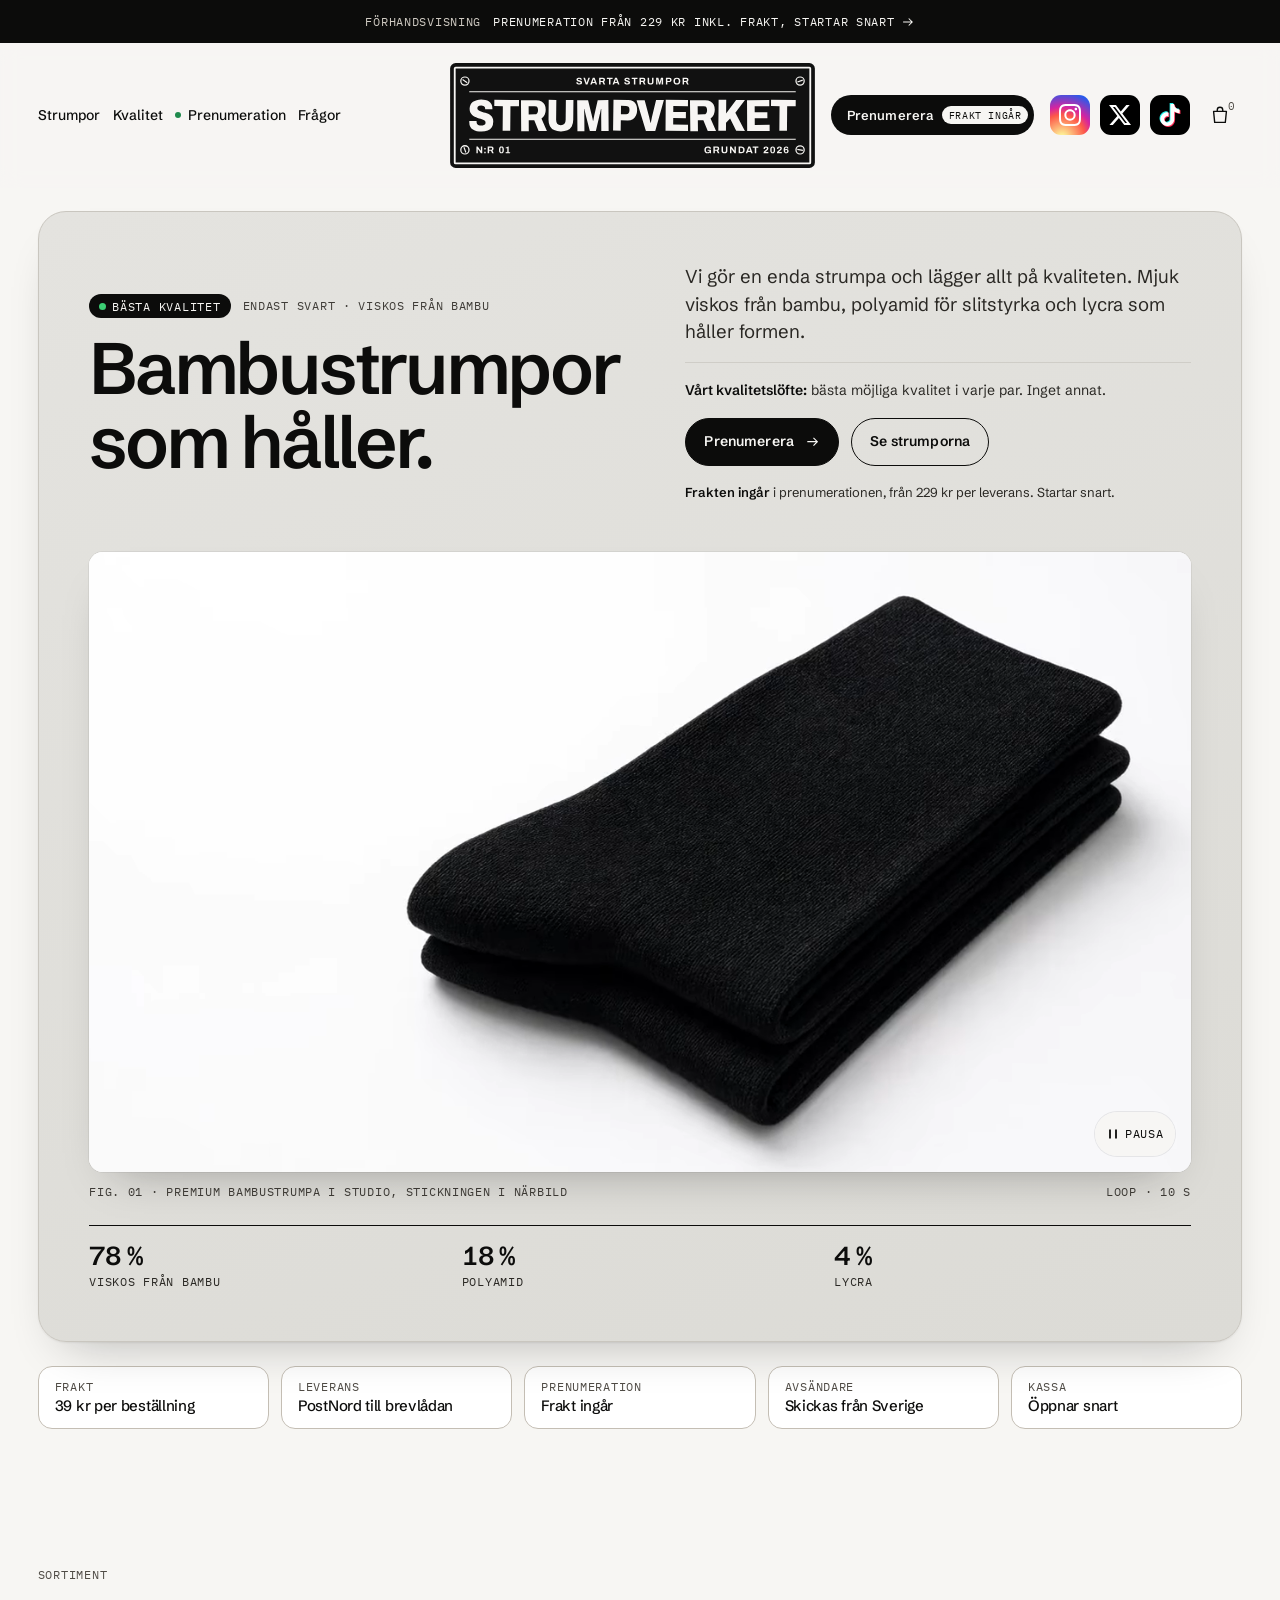
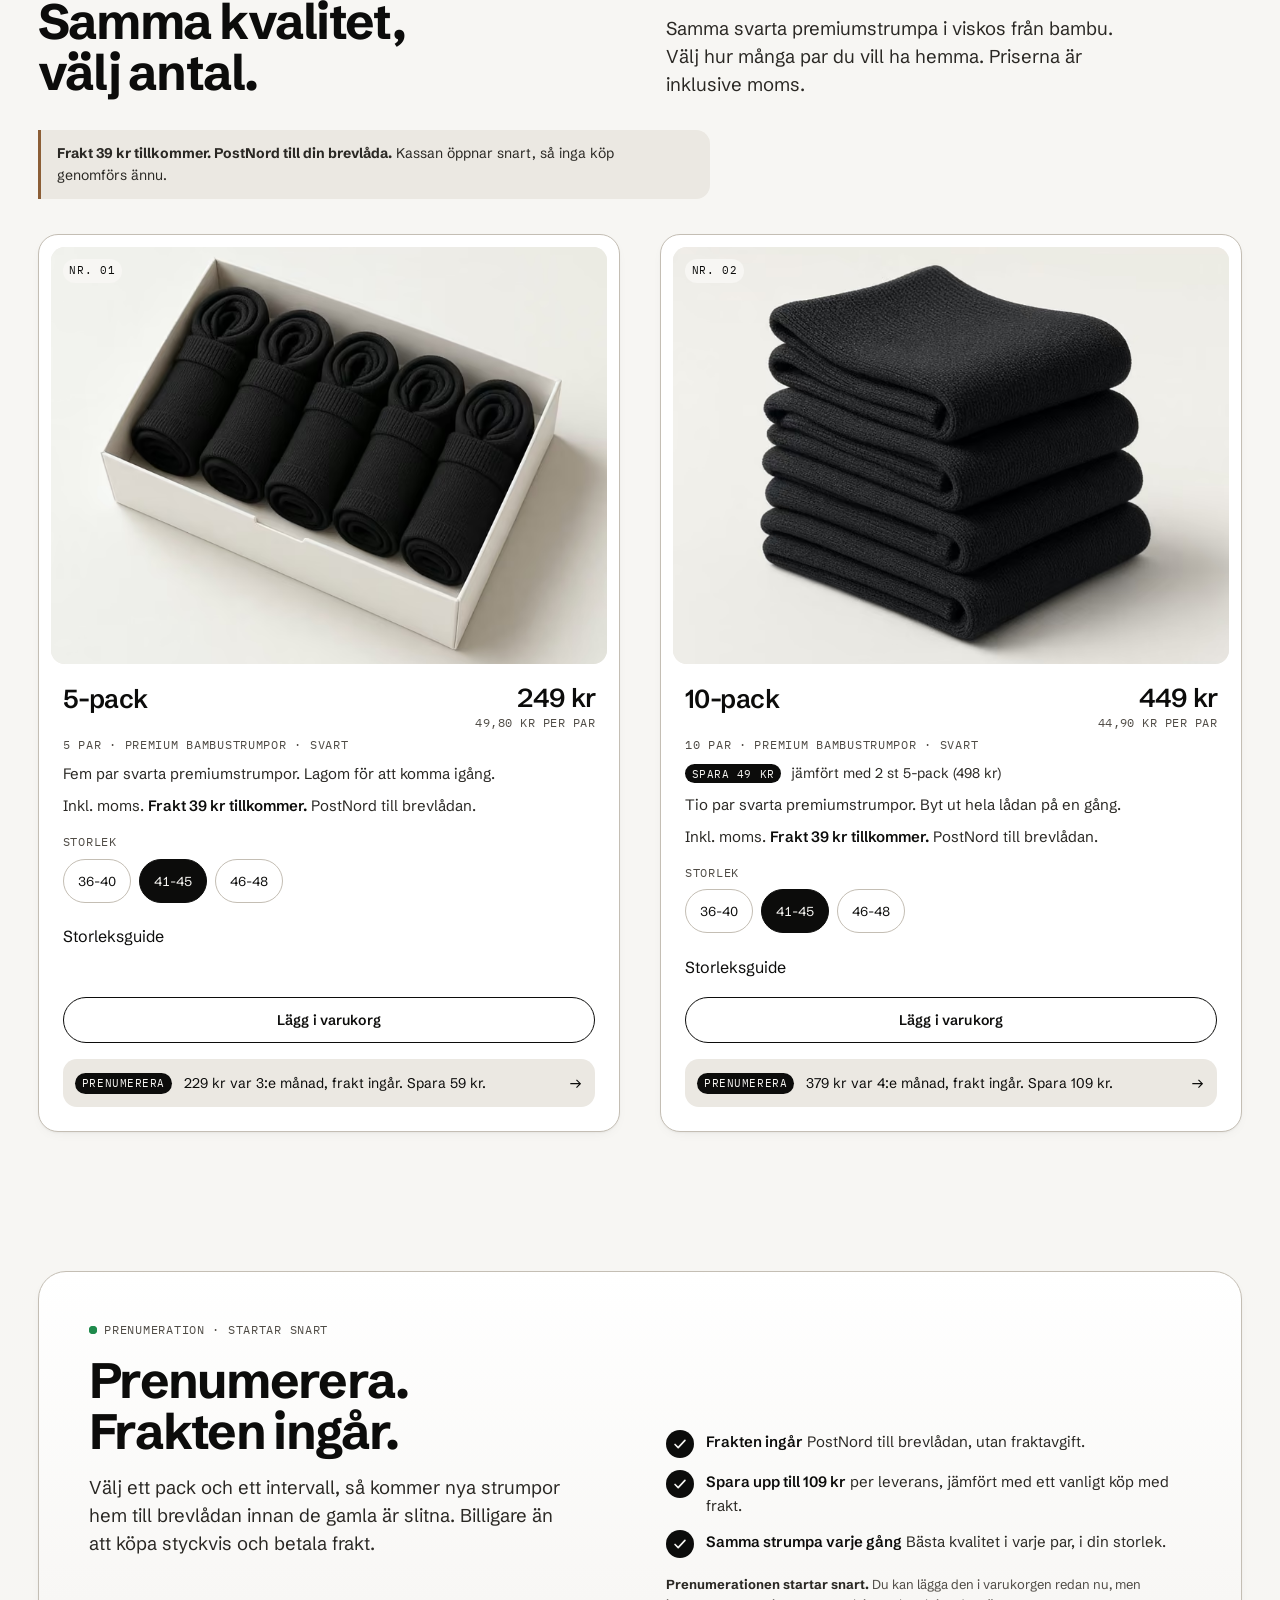
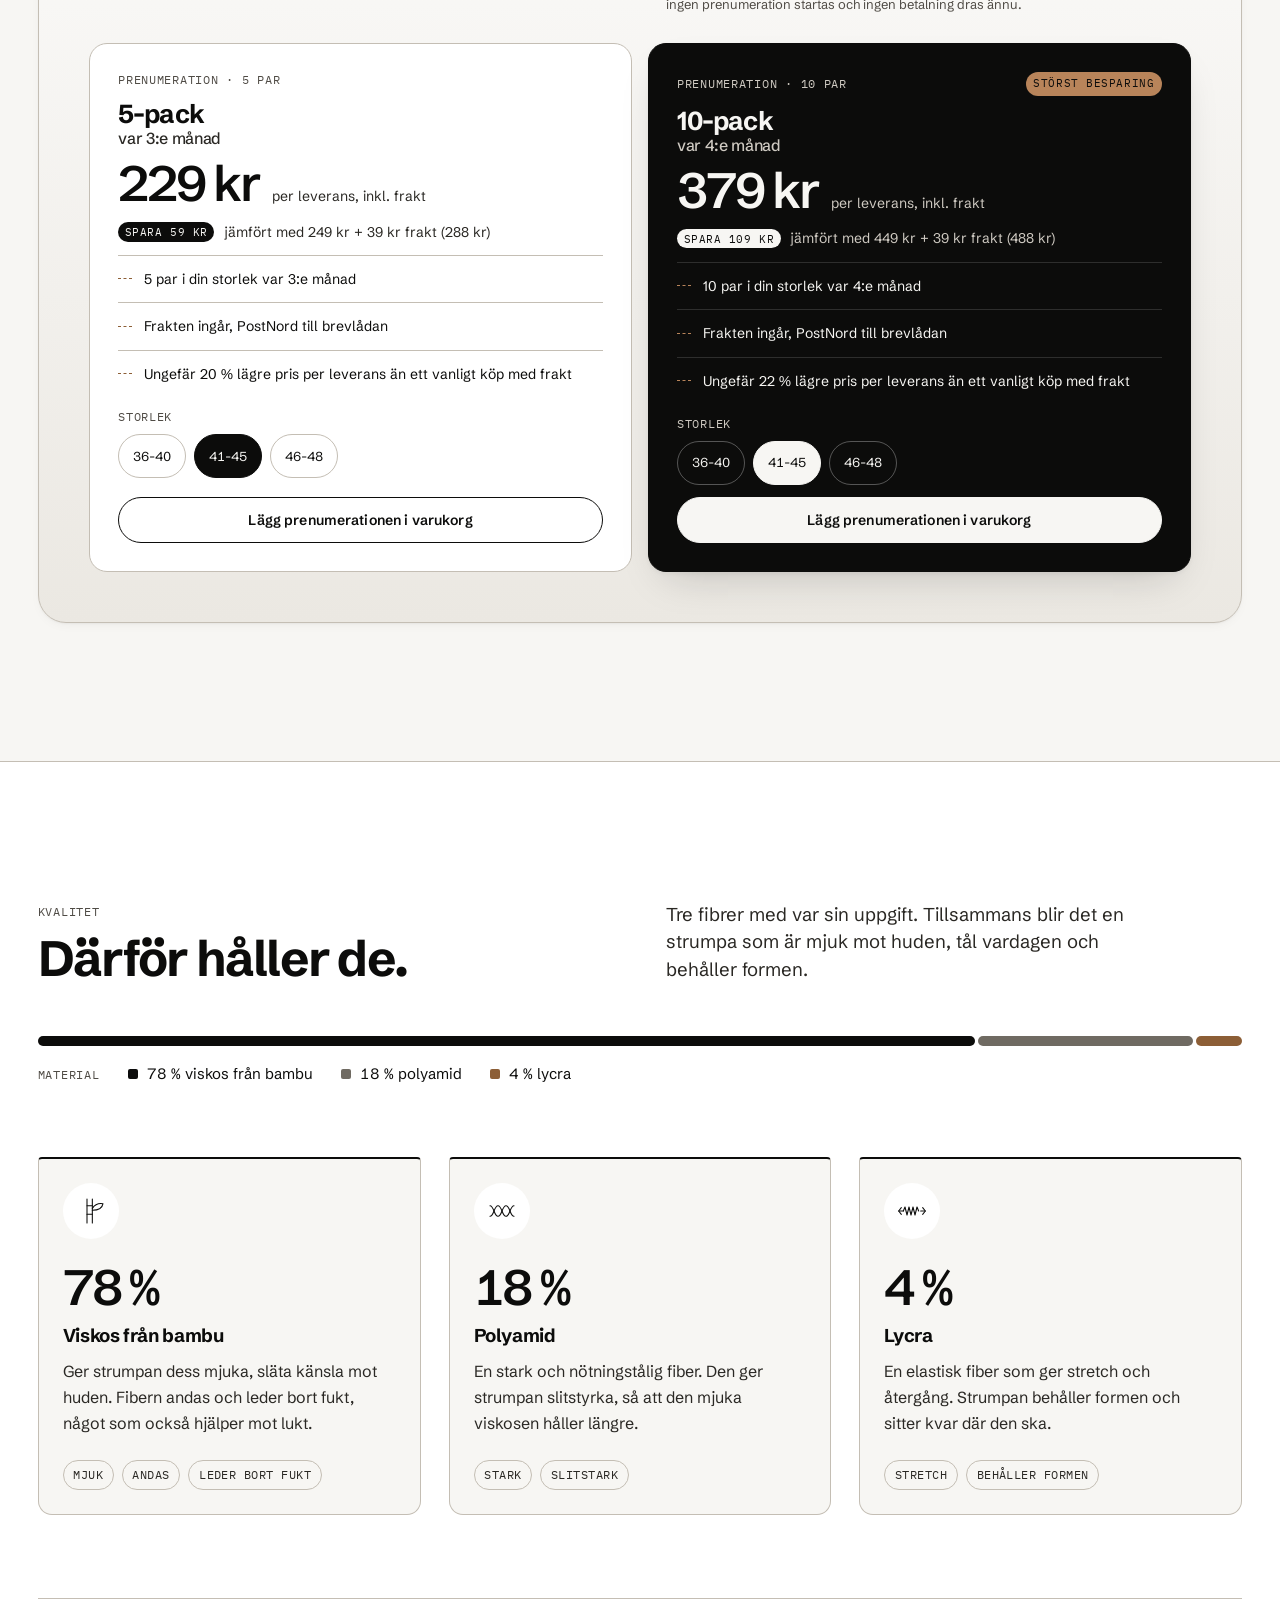
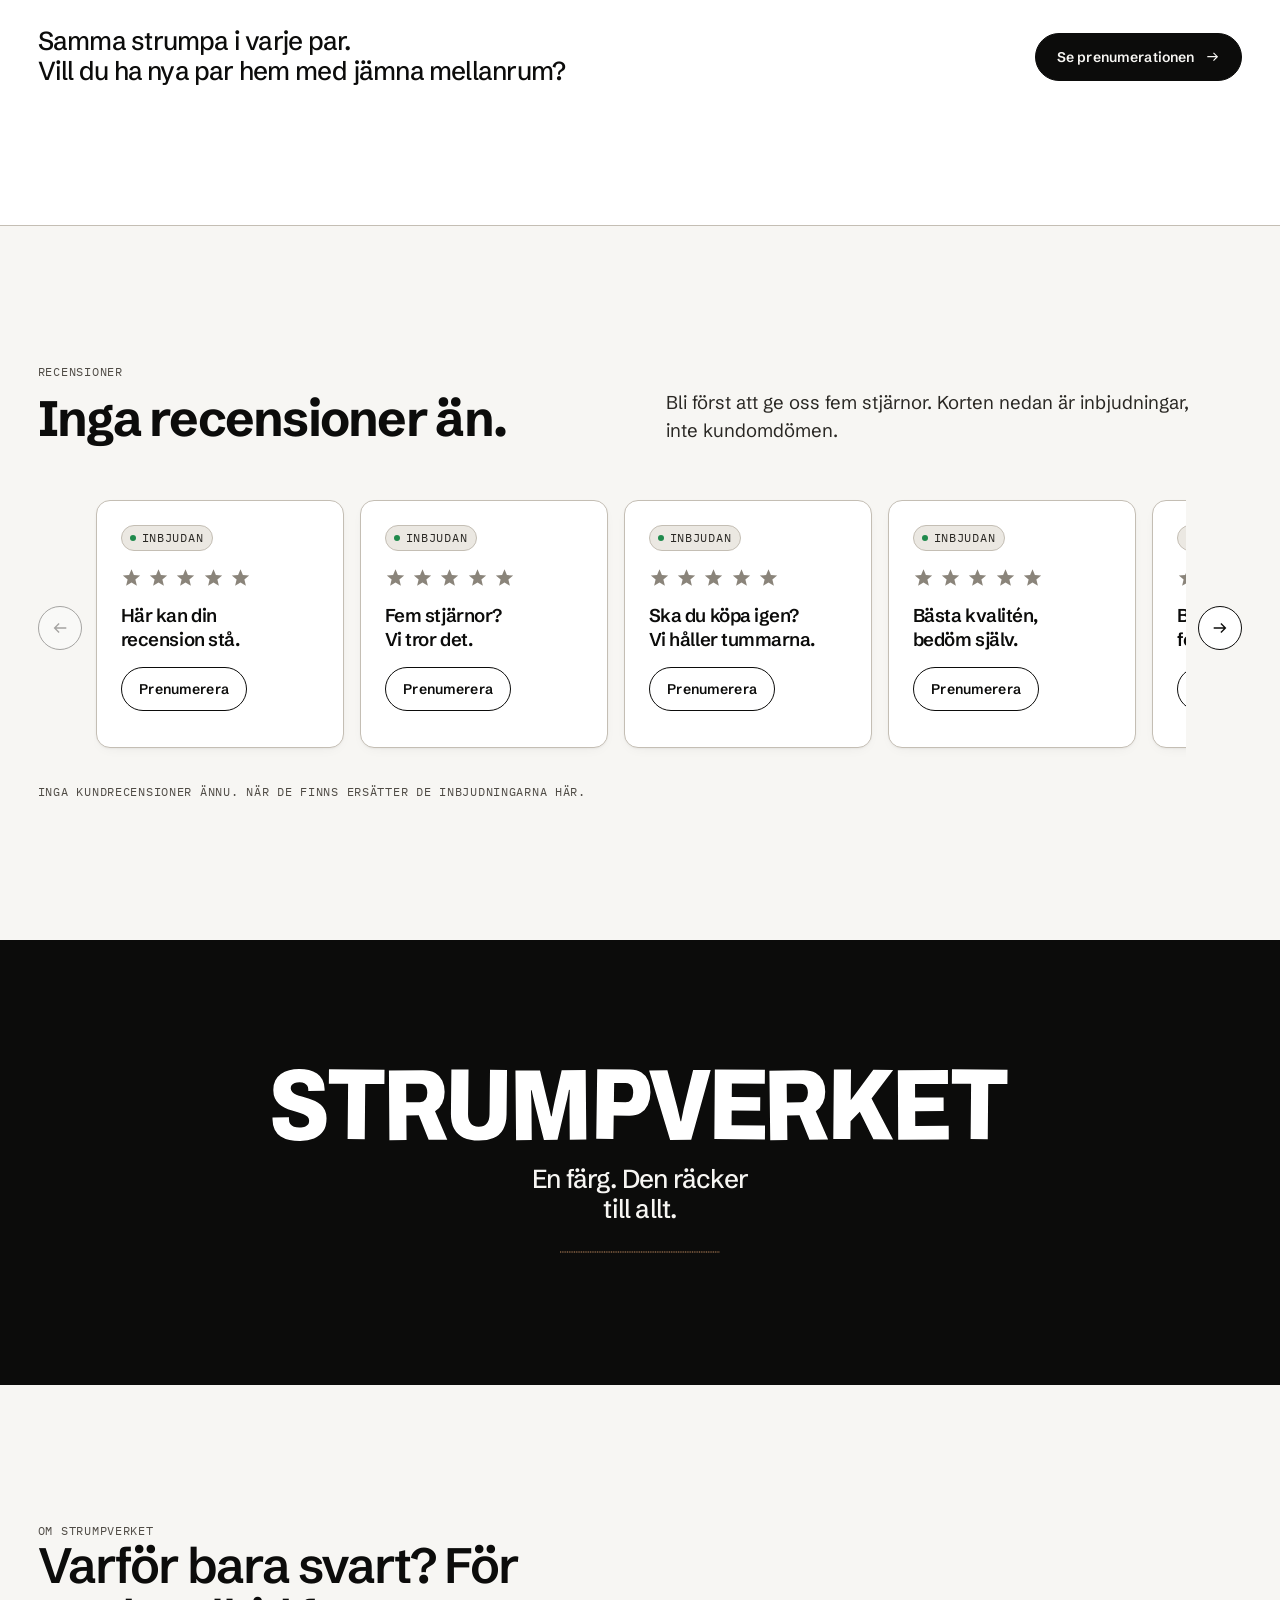
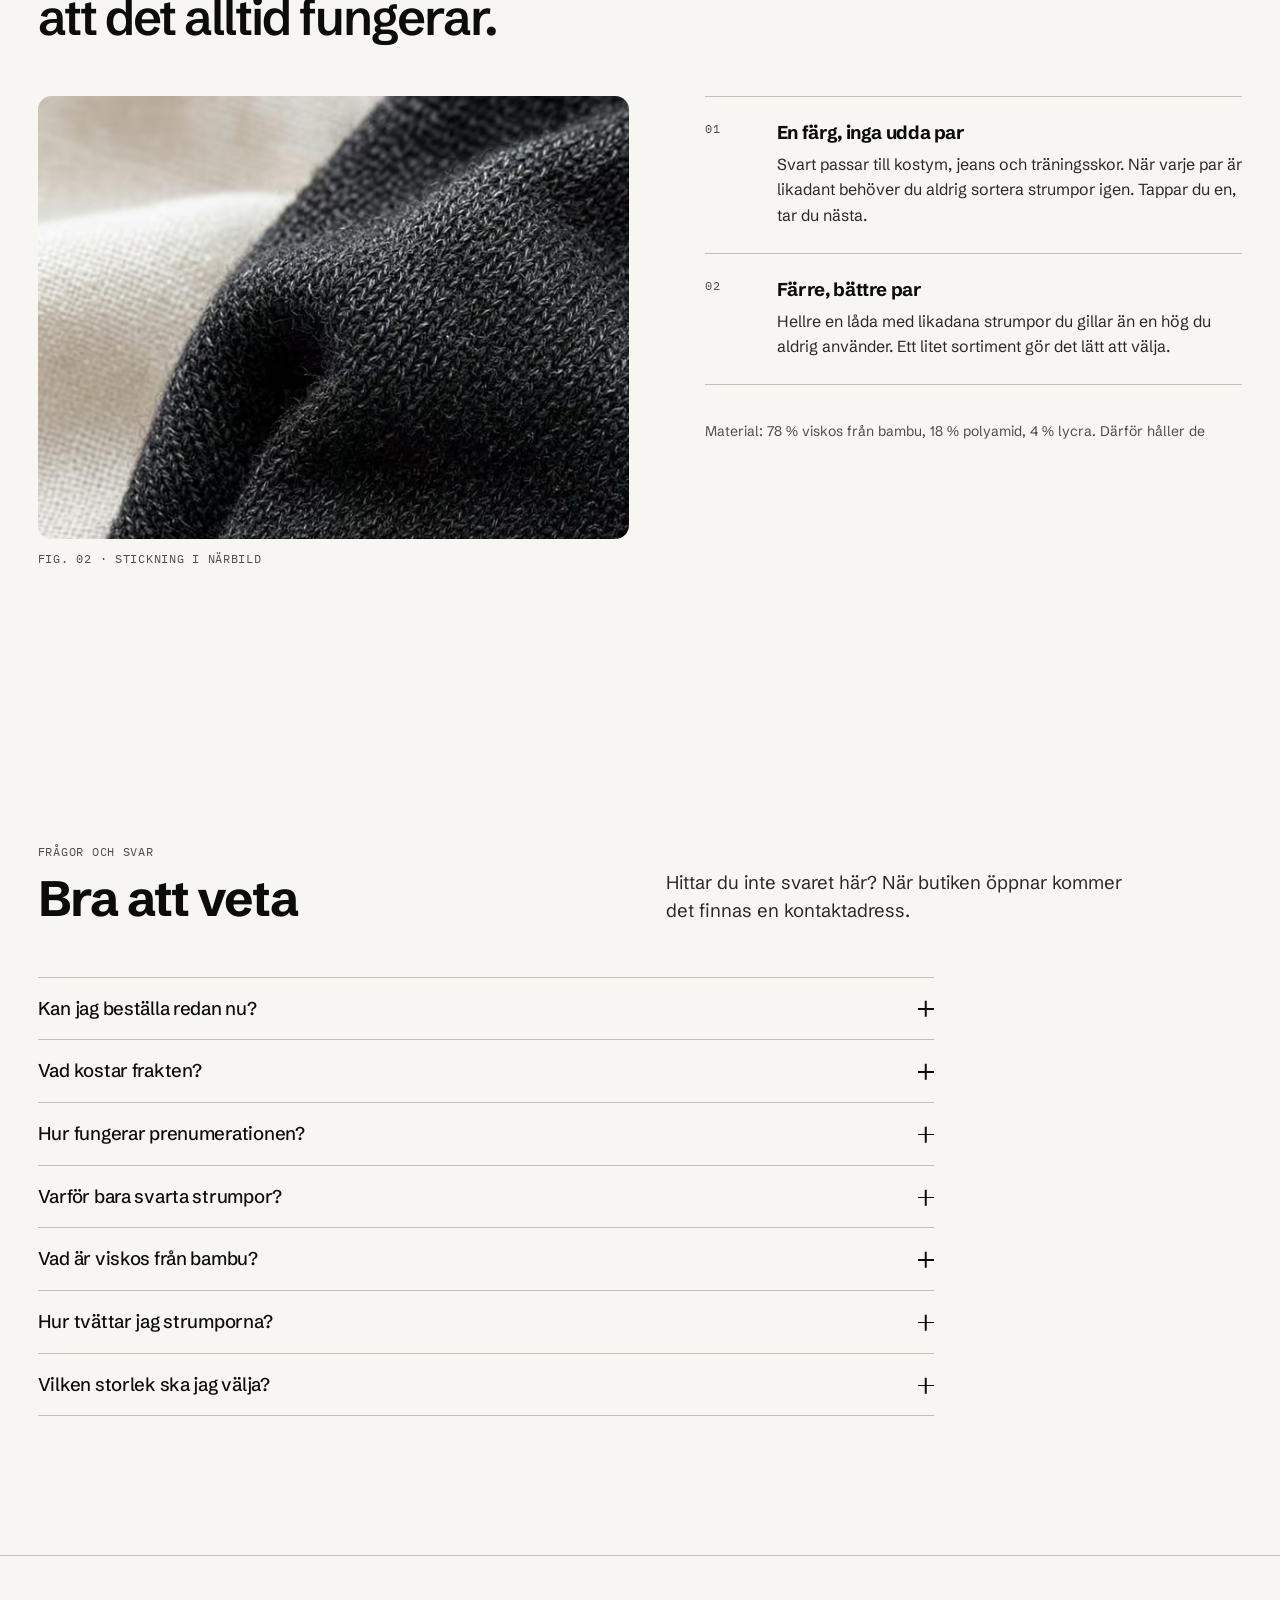
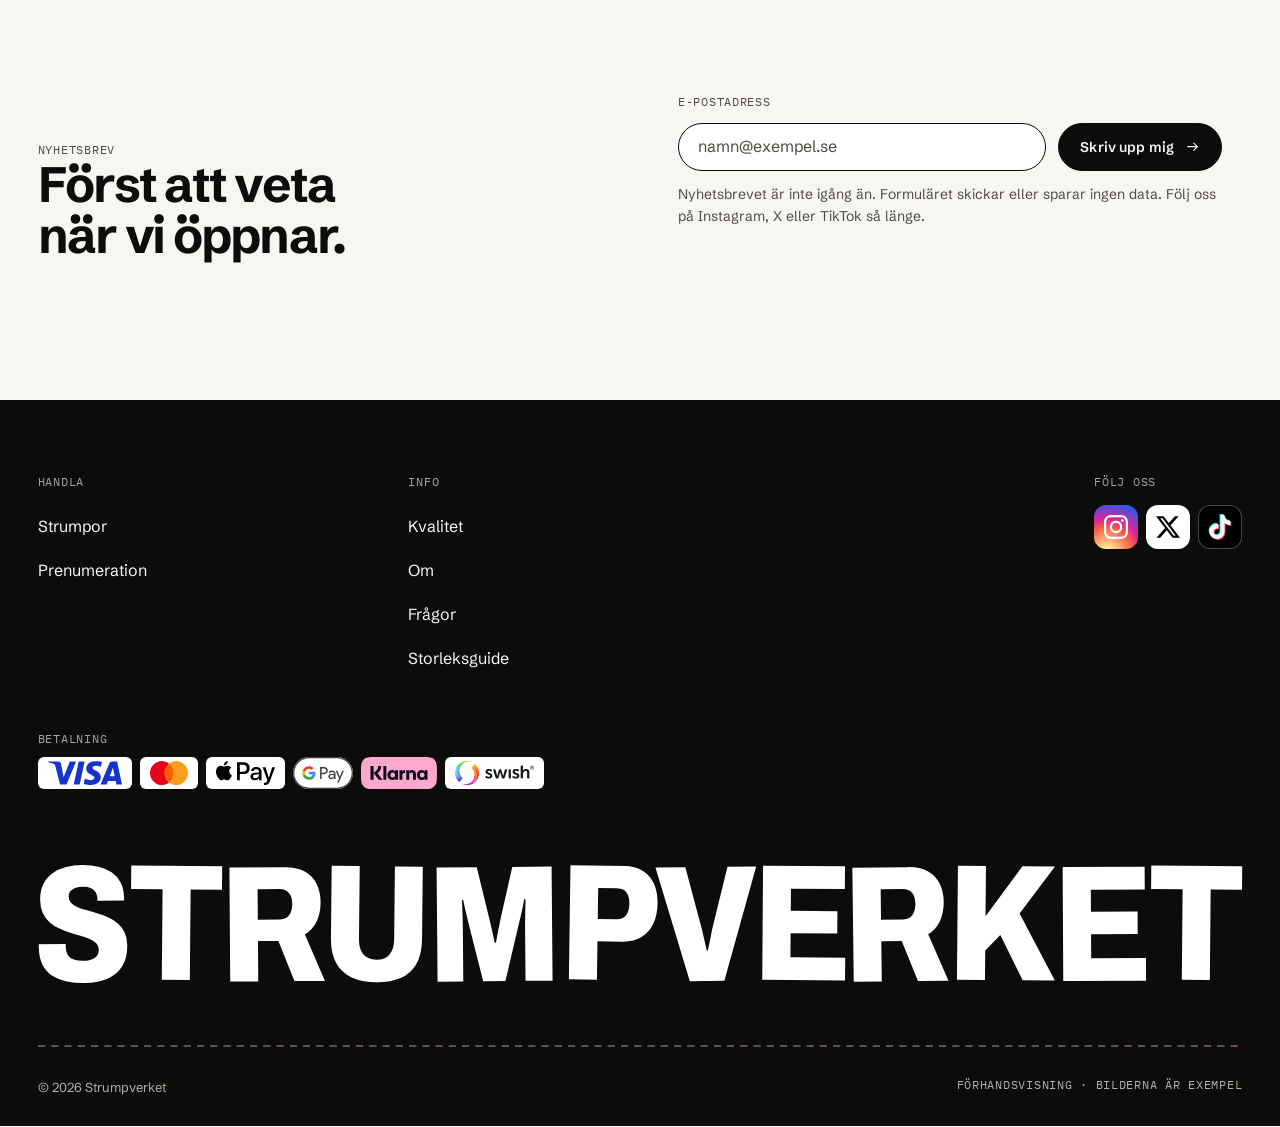
<file: index.html>
<!doctype html>
<html lang="sv">
<head>
<meta charset="utf-8">
<meta name="viewport" content="width=device-width, initial-scale=1">
<title>Strumpverket · Svarta premium bambustrumpor i 5-pack och 10-pack</title>
<meta name="description" content="Svarta premium bambustrumpor i 5-pack för 249 kr och 10-pack för 449 kr. Frakt 39 kr med PostNord till brevlådan. Prenumeration från 229 kr inkl. frakt startar snart.">
<meta name="robots" content="noindex, nofollow">
<link rel="canonical" href="https://strumpverket.se/">
<!-- STRUMPVERKET favicons (brand/final/favicon/head-snippet.html), relative paths so they resolve at the site root (strumpverket.se) -->
<link rel="icon" href="favicon.ico" sizes="48x48">
<link rel="icon" href="favicon.svg" type="image/svg+xml">
<link rel="icon" href="favicon-32.png" type="image/png" sizes="32x32">
<link rel="icon" href="favicon-16.png" type="image/png" sizes="16x16">
<link rel="apple-touch-icon" href="apple-touch-icon.png" sizes="180x180">
<link rel="manifest" href="site.webmanifest">
<meta name="theme-color" content="#111111">
<meta property="og:type" content="website">
<meta property="og:locale" content="sv_SE">
<meta property="og:site_name" content="Strumpverket">
<meta property="og:title" content="Strumpverket · Svarta bambustrumpor i 5-pack och 10-pack">
<meta property="og:description" content="Svarta premium bambustrumpor i 5-pack för 249 kr och 10-pack för 449 kr. Frakt 39 kr med PostNord till brevlådan. Prenumeration från 229 kr inkl. frakt startar snart.">
<meta property="og:url" content="https://strumpverket.se/">
<meta property="og:image" content="https://strumpverket.se/assets/og.jpg?v=3">
<meta property="og:image:width" content="1200">
<meta property="og:image:height" content="630">
<meta property="og:image:alt" content="Strumpverkets logotyp, en svart skylt med texten STRUMPVERKET, bredvid rubriken Svarta strumpor. Inget annat.">
<meta name="twitter:card" content="summary_large_image">
<meta name="twitter:title" content="Strumpverket · Svarta bambustrumpor i 5-pack och 10-pack">
<meta name="twitter:description" content="Svarta premium bambustrumpor i 5-pack för 249 kr och 10-pack för 449 kr. Frakt 39 kr med PostNord till brevlådan. Prenumeration från 229 kr inkl. frakt startar snart.">
<meta name="twitter:image" content="https://strumpverket.se/assets/og.jpg?v=3">
<meta name="twitter:image:alt" content="Strumpverkets logotyp, en svart skylt med texten STRUMPVERKET, bredvid rubriken Svarta strumpor. Inget annat.">
<link rel="preload" href="assets/fonts/schibsted-grotesk-var.woff2" as="font" type="font/woff2" crossorigin>
<link rel="preload" as="image" type="image/avif" imagesrcset="assets/img/hero-640.avif 640w, assets/img/hero-1280.avif 1280w" imagesizes="(min-width: 86rem) 80rem, 90vw" fetchpriority="high">
<style> @font-face{font-family: "Schibsted Grotesk";src: url("assets/fonts/schibsted-grotesk-var.woff2") format("woff2");font-weight: 400 800;font-style: normal;font-display: swap}@font-face{font-family: "Plex Mono";src: url("assets/fonts/ibm-plex-mono-400.woff2") format("woff2");font-weight: 400;font-style: normal;font-display: swap}@font-face{font-family: "Grotesk Fallback";src: local("Arial"),local("Helvetica"),local("Liberation Sans");size-adjust: 101%;ascent-override: 96%;descent-override: 26%}:root{--paper: #f7f6f3;--paper-2: #ebe8e2;--paper-3: #ddd8cf;--white: #ffffff;--ink: #0c0c0b;--ink-2: #2a2824;--muted: #4f4b45;--line: #c4beb4;--bronze: #8c5e36;--bronze-dark: #b8845a;--live: #1f8a4c;--live-bright: #3ccf74;--thread: var(--bronze);--font-sans: "Schibsted Grotesk","Grotesk Fallback",system-ui,sans-serif;--font-mono: "Plex Mono",ui-monospace,"SFMono-Regular",Menlo,monospace;--step--1: 0.75rem;--step-0: 1rem;--step-1: clamp(1.0625rem,1rem + 0.2vw,1.1875rem);--step-2: clamp(1.375rem,1.15rem + 0.6vw,1.625rem);--step-3: clamp(2rem,1.3rem + 2.25vw,3.25rem);--step-4: clamp(2.5rem,1.1rem + 4.3vw,5.25rem);--s-1: 0.25rem;--s-2: 0.5rem;--s-3: 0.75rem;--s-4: 1rem;--s-5: 1.5rem;--s-6: 2rem;--s-7: 3rem;--s-8: 4rem;--s-9: 6rem;--section: clamp(4rem,2rem + 8.3vw,8.75rem);--gutter: clamp(1.25rem,0.6rem + 2.2vw,2.5rem);--max: 86rem;--radius: 14px;--radius-lg: clamp(18px,1rem + 1vw,28px);--shadow-1: 0 1px 2px rgb(17 17 17 / 0.04),0 4px 14px -6px rgb(17 17 17 / 0.08);--shadow-2: 0 2px 4px rgb(17 17 17 / 0.04),0 18px 40px -18px rgb(17 17 17 / 0.22);--ease-out: cubic-bezier(0.22,1,0.36,1);--ease-in-out: cubic-bezier(0.65,0,0.35,1);--header-h: 4rem;--masthead-h: 9rem;color-scheme: light}@media (min-width: 64rem){:root{--s-6: 1.75rem;--s-7: 2.5rem;--s-8: 3.25rem;--s-9: 4.75rem}}*,*::before,*::after{box-sizing: border-box}html{-webkit-text-size-adjust: 100%;text-size-adjust: 100%;scroll-padding-top: calc(var(--header-h) + 1rem)}@media (prefers-reduced-motion: no-preference){html{scroll-behavior: smooth}}body{margin: 0;background: var(--paper);color: var(--ink);font-family: var(--font-sans);font-size: var(--step-0);line-height: 1.6;font-weight: 400;-webkit-font-smoothing: antialiased;font-kerning: normal}img,video,svg{display: block;max-width: 100%}[hidden]{display: none !important}img,video{height: auto}button,input{font: inherit;color: inherit}a{color: inherit}h1,h2,h3{margin: 0;font-weight: 700;line-height: 1.04;letter-spacing: -0.035em;text-wrap: balance}p{margin: 0;text-wrap: pretty}ul,ol{margin: 0;padding: 0;list-style: none}:focus-visible{outline: 2px solid var(--ink);outline-offset: 3px;border-radius: 2px}.skip-link{position: absolute;left: var(--gutter);top: -100px;z-index: 100;background: var(--ink);color: var(--paper);padding: var(--s-3) var(--s-4);text-decoration: none}.skip-link:focus{top: var(--s-3)}.visually-hidden{position: absolute !important;width: 1px;height: 1px;overflow: hidden;clip-path: inset(50%);white-space: nowrap}.wrap{width: 100%;max-width: var(--max);margin-inline: auto;padding-inline: var(--gutter)}.label{font-family: var(--font-mono);font-size: var(--step--1);letter-spacing: 0.06em;text-transform: uppercase;color: var(--muted);line-height: 1.4}.site-header{position: sticky;top: 0;z-index: 20;background: color-mix(in srgb,var(--paper) 88%,transparent);backdrop-filter: saturate(1.2) blur(10px);-webkit-backdrop-filter: saturate(1.2) blur(10px);border-bottom: 1px solid transparent;transition: border-color 0.3s}.site-header.is-scrolled{border-bottom-color: var(--line)}.site-header>.wrap{height: var(--header-h);display: grid;grid-template-columns: 1fr auto 1fr;align-items: center;gap: var(--s-4)}.nav{display: none}.nav ul{display: flex;flex-wrap: wrap;gap: clamp(0.65rem,-0.8rem + 2vw,var(--s-6))}.nav a{text-decoration: none;font-size: 0.9375rem;white-space: nowrap}@media (min-width: 52rem) and (max-width: 71.99rem){.nav a{font-size: 0.875rem}.nav ul{gap: 0.7rem}}@media (min-width: 52rem) and (max-width: 59.99rem){.nav ul{gap: 0.5rem}.nav a{font-size: 0.8125rem}}.header-left{display: flex;align-items: center}.header-right{display: flex;justify-content: flex-end;align-items: center;gap: var(--s-2)}@media (min-width: 52rem){.nav{display: block}.icon-btn.menu-toggle{display: none}}.u-link{position: relative;text-decoration: none;padding-bottom: 2px}.u-link::after{content: "";position: absolute;left: 0;right: 0;bottom: 0;height: 1px;background: currentColor;transform: scaleX(0);transform-origin: right center;transition: transform 0.45s var(--ease-out)}.u-link:hover::after,.u-link:focus-visible::after{transform: scaleX(1);transform-origin: left center}.u-link.hit{display: inline-flex;align-items: center;min-height: 44px;padding-bottom: 0}.u-link.hit::after{bottom: auto;top: calc(50% + 0.62em)}.u-link.hit-slop::before{content: "";position: absolute;left: -0.2em;right: -0.2em;top: 50%;height: 44px;transform: translateY(-50%)}.wordmark{display: block;position: relative;text-decoration: none;color: var(--ink);padding: 8px;margin: -8px}.wordmark img{display: block;max-width: none;height: auto}.wordmark .wordmark__plate{display: none;width: clamp(330px,250px + 9vw,380px)}.wordmark__plain{width: 196px}@media (min-width: 40rem){.wordmark__plain{width: 224px}}@media (min-width: 64rem){.site-header{top: calc(var(--header-h) - var(--masthead-h))}.site-header>.wrap{position: relative;height: var(--masthead-h)}.wordmark{position: static}.wordmark .wordmark__plate{display: block;transition: opacity 0.35s var(--ease-out)}.wordmark__plain{position: absolute;inset-inline: 0;bottom: calc((var(--header-h) - 22px) / 2);margin-inline: auto;opacity: 0;visibility: hidden;translate: 0 6px;transition: opacity 0.35s var(--ease-out),translate 0.5s var(--ease-out),visibility 0s linear 0.35s}.header-left,.header-right{transition: translate 0.5s var(--ease-out)}.site-header.is-scrolled .wordmark__plate{opacity: 0}.site-header.is-scrolled .wordmark__plain{opacity: 1;visibility: visible;translate: 0 0;transition-delay: 0s}.site-header.is-scrolled :is(.header-left,.header-right){translate: 0 calc((var(--masthead-h) - var(--header-h)) / 2)}}@media (prefers-reduced-motion: no-preference){.js .wordmark :is(.wordmark__plate,.wordmark__plain){animation: plate-in 1.1s var(--ease-out) 0.15s backwards}.wordmark .wordmark__plate{transition: opacity 0.35s var(--ease-out),translate 0.45s var(--ease-out)}.wordmark:is(:hover,:focus-visible) .wordmark__plate,.site-header.is-scrolled .wordmark:is(:hover,:focus-visible) .wordmark__plain{translate: 0 -2px}}@media (prefers-reduced-motion: reduce){.wordmark img,.header-left,.header-right{translate: none !important}}@keyframes letter-up{to{transform: translateY(0)}}@keyframes draw{to{stroke-dashoffset: 0}}@keyframes plate-in{from{clip-path: inset(0 100% 0 0)}to{clip-path: inset(0 0 0 0)}}.icon-btn{position: relative;display: inline-grid;place-items: center;width: 44px;height: 44px;border: 0;background: transparent;border-radius: 50%;cursor: pointer;transition: background-color 0.25s}.icon-btn:hover{background: var(--paper-2)}.icon-btn svg{width: 22px;height: 22px}.cart-count{position: absolute;top: 4px;right: 2px;min-width: 18px;height: 18px;padding: 0 5px;border-radius: 9px;background: var(--ink);color: var(--paper);font-family: var(--font-mono);font-size: 0.6875rem;line-height: 18px;text-align: center}.cart-count[data-count="0"]{background: transparent;color: var(--muted)}.cart-count.is-bumping{animation: bump 0.5s var(--ease-out)}@keyframes bump{0%{scale: 1}35%{scale: 1.45}100%{scale: 1}}@media (prefers-reduced-motion: reduce){.cart-count.is-bumping{animation: none}}.mobile-nav{display: none;border-top: 1px solid var(--line)}.mobile-nav.is-open{display: block}.mobile-nav ul{display: grid;padding-block: var(--s-3) var(--s-5)}.mobile-nav a{display: block;padding: var(--s-3) 0;font-size: var(--step-2);font-weight: 600;letter-spacing: -0.03em;text-decoration: none}@media (min-width: 52rem){.mobile-nav,.mobile-nav.is-open{display: none}}.btn{--btn-bg: var(--ink);--btn-fg: var(--paper);--btn-fill: var(--paper);--btn-fill-fg: var(--ink);position: relative;isolation: isolate;overflow: hidden;display: inline-flex;align-items: center;justify-content: center;gap: 0.75em;min-height: 52px;padding: 0 1.6em;border: 1px solid var(--ink);border-radius: 999px;background: var(--btn-bg);color: var(--btn-fg);font-size: 0.9375rem;font-weight: 500;letter-spacing: 0.01em;text-decoration: none;cursor: pointer;transition: color 0.45s var(--ease-out),translate 0.4s var(--ease-out),scale 0.25s var(--ease-out),box-shadow 0.45s var(--ease-out)}.btn:hover{box-shadow: 0 10px 24px -14px rgb(17 17 17 / 0.45)}.btn:active{scale: 0.97;transition-duration: 0.45s,0.4s,0.1s,0.45s}.btn::before{content: "";position: absolute;inset: 0;z-index: -1;background: var(--btn-fill);transform: scaleX(0);transform-origin: right center;transition: transform 0.55s var(--ease-out)}.btn:hover,.btn:focus-visible{color: var(--btn-fill-fg)}.btn:hover::before,.btn:focus-visible::before{transform: scaleX(1);transform-origin: left center}.btn__arrow{width: 1.1em;height: 1.1em;transition: transform 0.45s var(--ease-out)}.btn:hover .btn__arrow,.btn:focus-visible .btn__arrow{transform: translateX(4px)}.btn--ghost{--btn-bg: transparent;--btn-fg: var(--ink);--btn-fill: var(--ink);--btn-fill-fg: var(--paper)}.btn--block{width: 100%}@media (prefers-reduced-motion: reduce){.btn,.btn::before,.btn__arrow{transition-duration: 0.01s}.btn:active{scale: 1}}.add-btn{--btn-bg: transparent;--btn-fg: var(--ink);--btn-fill: var(--ink);--btn-fill-fg: var(--paper);width: 100%;min-height: 48px}.add-btn::before{transform: scaleY(0);transform-origin: bottom}.add-btn:hover::before,.add-btn:focus-visible::before{transform: scaleY(1);transform-origin: bottom}.add-btn__label,.add-btn__done{display: inline-flex;align-items: center;gap: 0.6em;transition: translate 0.45s var(--ease-out),opacity 0.3s}.add-btn__done{position: absolute;inset: 0;justify-content: center;translate: 0 110%;opacity: 0}.add-btn.is-added{color: var(--paper)}.add-btn.is-added::before{transform: scaleY(1)}.add-btn.is-added .add-btn__label{translate: 0 -110%;opacity: 0}.add-btn.is-added .add-btn__done{translate: 0 0;opacity: 1}.add-btn__done path{stroke-dasharray: 24;stroke-dashoffset: 24}.add-btn.is-added .add-btn__done path{animation: draw 0.5s var(--ease-out) 0.15s forwards}@media (prefers-reduced-motion: reduce){.add-btn__label,.add-btn__done{transition: none}.add-btn.is-added .add-btn__done path{animation: none;stroke-dashoffset: 0}}.hero{padding-top: clamp(2.5rem,1rem + 6vw,6rem)}.hero__top{display: grid;gap: var(--s-6);align-items: end}.hero h1{font-size: var(--step-4);font-weight: 600;letter-spacing: -0.05em;line-height: 0.95}.hero h1 .line{display: block;overflow: hidden;padding-bottom: 0.06em}.hero h1 .line>span{display: inline-block}.hero__head{display: grid;gap: var(--s-5)}.hero__aside{display: grid;gap: var(--s-5);max-width: 31rem}.hero__lede{font-size: var(--step-1);color: var(--ink-2);line-height: 1.5}.hero__promise{padding-top: var(--s-4);border-top: 1px solid var(--line);color: var(--ink-2);font-size: 0.9375rem}.hero__promise strong{color: var(--ink);font-weight: 600}.hero__spec{display: grid;grid-template-columns: repeat(3,minmax(0,1fr));gap: var(--s-4);margin: clamp(2.5rem,1.5rem + 3vw,4rem) 0 0;padding-top: var(--s-4);border-top: 1px solid var(--ink)}.hero__spec div{display: flex;flex-direction: column-reverse;justify-content: flex-end;gap: var(--s-1)}.hero__spec dt{font-family: var(--font-mono);font-size: 0.75rem;letter-spacing: 0.06em;text-transform: uppercase;color: var(--muted);line-height: 1.4}.hero__spec dd{margin: 0;font-size: var(--step-2);font-weight: 600;letter-spacing: -0.03em;line-height: 1.1;font-variant-numeric: tabular-nums}.hero__cta{display: flex;flex-wrap: wrap;align-items: center;gap: var(--s-5)}.hero__media{margin: clamp(1.5rem,1rem + 2vw,2.5rem) 0 0}.hero__frame{position: relative;overflow: hidden;background: var(--paper-3);aspect-ratio: 4 / 5;border-radius: 2px}.hero__frame video,.hero__frame picture,.hero__frame img{position: absolute;inset: 0;width: 100%;height: 100%;object-fit: cover;object-position: 62% 50%}.hero__frame video{opacity: 0;transition: opacity 0.8s}.hero__frame video.is-playing{opacity: 1}.media-toggle{position: absolute;right: var(--s-4);bottom: var(--s-4);z-index: 2;display: inline-flex;align-items: center;gap: 0.5em;min-height: 44px;padding: 0 0.95em;border: 0;border-radius: 999px;cursor: pointer;background: color-mix(in srgb,var(--paper) 86%,transparent);color: var(--ink);font-family: var(--font-mono);font-size: 0.75rem;letter-spacing: 0.06em;text-transform: uppercase;backdrop-filter: blur(6px);-webkit-backdrop-filter: blur(6px)}.media-toggle svg{width: 12px;height: 12px}.media-toggle[hidden]{display: none}.hero__caption{display: flex;flex-wrap: wrap;justify-content: space-between;gap: var(--s-4);padding-top: var(--s-3)}@media (min-width: 40rem){.hero__frame{aspect-ratio: 16 / 9}}@media (min-width: 60rem){.hero__top{grid-template-columns: 1.45fr 1fr;gap: var(--s-8)}.hero__aside{padding-bottom: 0.6rem}}@media (prefers-reduced-motion: no-preference){.js .hero h1 .line>span{transform: translateY(105%);animation: letter-up 1.1s var(--ease-out) forwards}.js .hero h1 .line:nth-child(2)>span{animation-delay: 0.12s}.js .hero__eyebrow{opacity: 0;animation: fade-up 0.9s var(--ease-out) 0.1s forwards}.js .hero__spec{opacity: 0;animation: fade-up 1s var(--ease-out) 0.5s forwards}.js .hero__aside{opacity: 0;animation: fade-up 1s var(--ease-out) 0.35s forwards}}@keyframes fade-up{from{opacity: 0;transform: translateY(16px)}to{opacity: 1;transform: none}}.section{padding-block: var(--section)}.section-head{display: grid;gap: var(--s-5);margin-bottom: clamp(3rem,1.75rem + 3.5vw,5.5rem)}.section-head .label{margin-bottom: var(--s-3)}.section-head h2{font-size: var(--step-3)}.section-head>p{color: var(--ink-2);max-width: 34rem;font-size: var(--step-1);line-height: 1.5}@media (min-width: 60rem){.section-head{grid-template-columns: 1fr 1fr;align-items: end;gap: var(--s-8)}}.stitch-divider{width: 100%;height: 6px;color: var(--thread)}.stitch-divider line{stroke: currentColor;stroke-width: 1.5;stroke-dasharray: 6 5}@media (prefers-reduced-motion: no-preference){.js .stitch-divider line{clip-path: inset(0 100% 0 0);transition: clip-path 1.6s var(--ease-in-out)}.js .stitch-divider.is-in line{clip-path: inset(0 0 0 0)}}.products{display: grid;gap: var(--s-6) var(--s-3);grid-template-columns: repeat(2,minmax(0,1fr));align-items: stretch}@media (min-width: 60rem){.products{gap: var(--s-7) var(--s-5)}}@media (min-width: 72rem){.products{grid-template-columns: repeat(4,minmax(0,1fr))}}.product-card{display: flex;flex-direction: column;gap: var(--s-3);min-width: 0;height: 100%}.product{display: flex;flex-direction: column;flex: 1;min-width: 0}.product__media-link{display: block;color: inherit;text-decoration: none}.product__media-link:focus-visible{outline-offset: 2px}.product__media{position: relative;overflow: hidden;background: #eeebe6;aspect-ratio: 3 / 4}.product__media img{width: 100%;height: 100%;object-fit: cover;transition: scale 1.2s var(--ease-out)}.product-card:hover .product__media img,.product-card:focus-within .product__media img{scale: 1.035}@media (prefers-reduced-motion: reduce){.product-card:hover .product__media img,.product-card:focus-within .product__media img{scale: 1}}@media (max-width: 39.99rem){.product__media{aspect-ratio: 1 / 1}.product__row{flex-direction: column;align-items: flex-start;gap: 0.15rem}.product__name{font-size: 1.125rem}.product__price{align-items: flex-start;text-align: left;font-size: 1rem}.product__desc{font-size: 0.875rem;line-height: 1.45}.product__meta{flex-wrap: wrap}.product-card .add-btn{font-size: 0.8125rem;padding-inline: 0.4em}.product-card .sizes__opts{gap: 0.35rem}.product-card .chip{flex: 1 1 2.5rem}.product-card .chip span{width: 100%;min-width: 0;padding-inline: 0.2em;font-size: 0.75rem}}.product__tag{position: absolute;left: var(--s-3);top: var(--s-3);font-family: var(--font-mono);font-size: 0.6875rem;letter-spacing: 0.06em;text-transform: uppercase;background: var(--paper);color: var(--ink);padding: 0.3em 0.6em}.product__placard{display: flex;flex-direction: column;gap: var(--s-2);flex: 1;padding-top: var(--s-1);border-top: 1px solid var(--ink)}.product__placard .add-btn{margin-top: auto}.product__row{display: flex;justify-content: space-between;align-items: flex-start;gap: var(--s-3);padding-top: var(--s-3)}.product__name{flex: 1;min-width: 0;font-size: var(--step-1);font-weight: 600;letter-spacing: -0.02em;line-height: 1.2}.product__price{flex: none;display: flex;flex-direction: column;align-items: flex-end;gap: 0.1rem;font-size: var(--step-1);font-weight: 500;font-variant-numeric: tabular-nums;line-height: 1.15;text-align: right}.price-was{color: var(--muted);font-weight: 400;font-size: 0.8125rem;text-decoration: line-through;letter-spacing: 0}.price-now{font-weight: 500}.save-line{display: flex;flex-wrap: wrap}.save-badge{display: inline-block;padding: 0.28em 0.6em 0.22em;border-radius: 999px;background: var(--ink);color: var(--paper);font-family: var(--font-mono);font-size: 0.6875rem;font-weight: 400;letter-spacing: 0.05em;text-transform: uppercase;line-height: 1.3;white-space: nowrap}.size-extra{display: flex}.callout{padding: var(--s-3) var(--s-4);background: var(--paper-2);border-left: 3px solid var(--bronze);color: var(--ink-2);font-size: 0.9375rem}.section-head + .callout{margin-top: calc(-1 * clamp(1.25rem,0.8rem + 1.5vw,2.5rem));margin-bottom: clamp(1.75rem,1rem + 2vw,2.75rem);max-width: 42rem}.product__desc{color: var(--ink-2);font-size: 0.9375rem}.product__meta{display: flex;justify-content: space-between;gap: var(--s-3)}.sizes{border: 0;padding: 0;margin: var(--s-2) 0 var(--s-1);min-width: 0}.sizes legend{padding: 0;margin-bottom: var(--s-2)}.sizes__opts{display: flex;flex-wrap: wrap;gap: var(--s-2)}.chip{position: relative}.chip input{position: absolute;opacity: 0;inset: 0;margin: 0;cursor: pointer}.chip span{display: inline-grid;place-items: center;min-width: 4.25rem;min-height: 44px;padding: 0 0.8em;border: 1px solid var(--line);border-radius: 999px;font-size: 0.875rem;font-variant-numeric: tabular-nums;transition: border-color 0.2s,background-color 0.2s,color 0.2s}.chip input:hover + span{border-color: var(--ink)}.chip input:checked + span{background: var(--ink);border-color: var(--ink);color: var(--paper)}.chip input:focus-visible + span{outline: 2px solid var(--ink);outline-offset: 2px}.why{display: grid;gap: var(--s-8)}.why__statement{font-size: var(--step-3);font-weight: 600;letter-spacing: -0.04em;line-height: 1.05;max-width: 22ch;text-wrap: balance}.why__grid{display: grid;gap: var(--s-7)}.why__media figure{margin: 0}.why__media .frame{overflow: hidden;background: var(--paper-3);aspect-ratio: 4 / 3}.why__media img{width: 100%;height: 100%;object-fit: cover}.why__media figcaption{padding-top: var(--s-3)}.points{display: grid;gap: 0;counter-reset: pt}.points li{display: grid;grid-template-columns: 3.5rem 1fr;gap: var(--s-4);padding: var(--s-5) 0;border-top: 1px solid var(--line)}.points li:last-child{border-bottom: 1px solid var(--line)}.points h3{font-size: var(--step-1);letter-spacing: -0.02em;margin-bottom: var(--s-2);line-height: 1.25}.points p{color: var(--ink-2)}.why__note{margin-top: var(--s-5);color: var(--muted);font-size: 0.875rem}@media (min-width: 60rem){.why__grid{grid-template-columns: 1.1fr 1fr;gap: var(--s-9);align-items: start}.why__media{position: sticky;top: calc(var(--header-h) + 2rem)}}.box{background: var(--paper-2)}.box__grid{display: grid;gap: var(--s-7);align-items: center}.box__media{overflow: hidden;background: #eeebe6;aspect-ratio: 3 / 4;max-width: 34rem}.box__media img{width: 100%;height: 100%;object-fit: cover}.box__body{display: grid;gap: var(--s-5);max-width: 34rem}.box__body h2{font-size: var(--step-3)}.box__body>p{color: var(--ink-2);font-size: var(--step-1);line-height: 1.5}.box__list li{display: flex;gap: var(--s-3);padding: var(--s-3) 0;border-top: 1px solid var(--line)}.box__list li::before{content: "";flex: none;width: 14px;margin-top: 0.75em;border-top: 1.5px dashed var(--thread)}.box__price{display: flex;align-items: center;gap: var(--s-3);flex-wrap: wrap}.box__price strong{font-size: var(--step-2);font-weight: 600;letter-spacing: -0.03em}@media (min-width: 60rem){.box__grid{grid-template-columns: 1fr 1fr;gap: var(--s-9)}}.products--duo{grid-template-columns: minmax(0,1fr);gap: var(--s-7)}@media (min-width: 40rem){.products--duo{grid-template-columns: repeat(2,minmax(0,1fr));gap: var(--s-7) var(--s-5)}}@media (min-width: 72rem){.products--duo{grid-template-columns: repeat(2,minmax(0,1fr));gap: var(--s-7) var(--s-7)}}.products--duo .product__media{aspect-ratio: 4 / 3}.products--duo .product__media img{object-position: 50% 55%}.products--duo .product__name{font-size: var(--step-2)}.products--duo .product__price .price-now{font-size: var(--step-2);font-weight: 600;letter-spacing: -0.03em}@media (max-width: 39.99rem){.products--duo .product__media{aspect-ratio: 4 / 3}.products--duo .product__row{flex-direction: row;align-items: flex-start}.products--duo .product__price{align-items: flex-end;text-align: right}.products--duo .product-card .add-btn{font-size: 0.9375rem}.products--duo .product-card .chip{flex: 1 1 4rem}.products--duo .product-card .chip span{font-size: 0.875rem}}.price-unit{font-family: var(--font-mono);font-size: 0.75rem;font-weight: 400;letter-spacing: 0.04em;color: var(--muted);text-transform: uppercase}.save-line{align-items: center;gap: 0.35rem 0.6rem}.save-note{font-size: 0.875rem;color: var(--ink-2)}.ship-line{font-size: 0.9375rem;color: var(--ink-2)}.ship-line strong{color: var(--ink);font-weight: 600}.subs{display: grid;gap: var(--s-5)}@media (min-width: 48rem){.subs{grid-template-columns: repeat(2,minmax(0,1fr))}}.sub-card{display: flex}.sub{display: flex;flex-direction: column;gap: var(--s-4);flex: 1;padding: clamp(1.25rem,0.8rem + 2vw,2.25rem);background: var(--paper);border: 1px solid var(--line);border-top: 2px solid var(--ink)}.sub__name{font-size: var(--step-3)}.sub__name span{display: block;margin-top: 0.15em;font-size: var(--step-1);font-weight: 500;letter-spacing: -0.02em;color: var(--ink-2)}.sub__price{display: flex;flex-wrap: wrap;align-items: baseline;gap: var(--s-3)}.sub__price strong{font-size: var(--step-2);font-weight: 600;letter-spacing: -0.03em;font-variant-numeric: tabular-nums}.sub .add-btn{margin-top: auto}.sub .sizes{margin: 0}.faq{max-width: 56rem}.faq details{border-top: 1px solid var(--line)}.faq details:last-child{border-bottom: 1px solid var(--line)}.faq summary{display: flex;justify-content: space-between;align-items: center;gap: var(--s-4);padding: var(--s-5) 0;cursor: pointer;list-style: none;font-size: var(--step-1);font-weight: 500;letter-spacing: -0.015em}.faq summary::-webkit-details-marker{display: none}.faq summary .plus{position: relative;flex: none;width: 16px;height: 16px}.faq summary .plus::before,.faq summary .plus::after{content: "";position: absolute;left: 0;top: 50%;width: 100%;height: 1.5px;background: currentColor;transition: transform 0.4s var(--ease-out)}.faq summary .plus::after{transform: rotate(90deg)}.faq details[open] summary .plus::after{transform: rotate(0deg)}.faq .answer{padding: 0 0 var(--s-6);max-width: 44rem;color: var(--ink-2)}.faq details::details-content{block-size: 0;overflow-y: clip;transition: block-size 0.45s var(--ease-out),content-visibility 0.45s allow-discrete}.faq details[open]::details-content{block-size: auto}@supports (interpolate-size: allow-keywords){:root{interpolate-size: allow-keywords}}@media (prefers-reduced-motion: reduce){.faq details::details-content{transition: none}}.news{border-top: 1px solid var(--line)}.news__grid{display: grid;gap: var(--s-6)}.news h2{font-size: var(--step-3)}.news__form{display: grid;gap: var(--s-3);max-width: 34rem}.news__field{display: flex;flex-direction: column;gap: var(--s-3)}.news__field input{min-height: 52px;padding: 0 1.2em;border: 1px solid var(--ink);border-radius: 999px;background: transparent}.news__field input::placeholder{color: var(--muted);opacity: 1}.news__note{font-size: 0.875rem;color: var(--muted)}.news__status{min-height: 1.5em;font-size: 0.9375rem}@media (min-width: 40rem){.news__field{flex-direction: row}.news__field input{flex: 1}}@media (min-width: 60rem){.news__grid{grid-template-columns: 1fr 1fr;align-items: end;gap: var(--s-9)}}.site-footer{padding-top: var(--s-9);padding-bottom: var(--s-6);background: var(--ink);color: var(--paper)}.site-footer a{color: var(--paper)}.site-footer :focus-visible,.moment :focus-visible{outline-color: var(--paper)}.footer-cols{display: grid;gap: var(--s-7);grid-template-columns: repeat(2,1fr)}.footer-cols h2{font-family: var(--font-mono);font-size: var(--step--1);font-weight: 400;letter-spacing: 0.06em;text-transform: uppercase;color: #a9a49b;margin-bottom: var(--s-4)}.footer-cols ul{display: grid;gap: 0}.footer-cols a.hit{width: max-content;max-width: 100%}.footer-cols a{text-decoration: none}.footer-cols .socials{display: flex;flex-wrap: wrap;gap: var(--s-2)}.socials a{display: inline-grid;place-items: center;width: 44px;height: 44px;border-radius: 50%;border: 1px solid #45423d;transition: background-color 0.3s,color 0.3s,border-color 0.3s,translate 0.3s var(--ease-out)}.socials a:hover,.socials a:focus-visible{background: var(--paper);color: var(--ink);border-color: var(--paper);translate: 0 -2px}@media (prefers-reduced-motion: reduce){.socials a:hover,.socials a:focus-visible{translate: none}}.socials svg{width: 18px;height: 18px;fill: currentColor}.socials-col{grid-column: 1 / -1}.header-socials{display: none;align-items: center;gap: 2px;margin: 0;padding: 0;list-style: none}.header-socials a{display: inline-grid;place-items: center;width: 44px;height: 44px;border-radius: 50%;color: var(--ink);border: 1px solid transparent;transition: background-color 0.3s,border-color 0.3s,translate 0.3s var(--ease-out)}.header-socials a:hover,.header-socials a:focus-visible{background: var(--paper-2);border-color: var(--line);translate: 0 -2px}@media (prefers-reduced-motion: reduce){.header-socials a:hover,.header-socials a:focus-visible{translate: none}}.header-socials svg{width: 18px;height: 18px;fill: currentColor}@media (min-width: 64rem){.header-socials{display: flex}}.socials--light a{color: var(--ink);border-color: var(--line)}.socials--light a:hover,.socials--light a:focus-visible{background: var(--ink);color: var(--paper);border-color: var(--ink)}.mobile-socials{display: grid;gap: var(--s-3);padding-bottom: var(--s-5);border-top: 1px solid var(--line);padding-top: var(--s-4)}.mobile-socials .label{margin: 0}.pay-block{margin-top: var(--s-8)}.pay-block h2{font-family: var(--font-mono);font-size: var(--step--1);font-weight: 400;letter-spacing: 0.06em;text-transform: uppercase;color: #a9a49b;margin: 0 0 var(--s-3)}.pay-row{display: flex;flex-wrap: wrap;align-items: center;gap: 8px}.pay-badge{display: inline-flex;align-items: center;justify-content: center;box-sizing: border-box;height: 32px;padding: 4px 10px;background: #fff;border-radius: 6px}.pay-badge img{display: block;height: 24px;width: auto;max-width: none}.pay-badge--mark{padding: 0;background: transparent}.pay-badge--mark img{height: 32px}.footer-mark{margin-top: var(--s-9);container-type: inline-size}.footer-mark .mark{width: 100%;height: auto}.footer-mark .stitch-divider{margin-top: 5cqi;color: var(--bronze-dark)}.footer-base{display: flex;flex-wrap: wrap;justify-content: space-between;gap: var(--s-3);margin-top: var(--s-6);font-size: 0.8125rem;color: #b5b0a7}.footer-base .label{color: #b5b0a7}@media (min-width: 52rem){.footer-cols{grid-template-columns: 1fr 1fr 1.4fr}.socials-col{grid-column: auto;justify-self: end}}.cart{margin: 0 0 0 auto;padding: 0;border: 0;width: min(28rem,100vw);max-width: 100vw;height: 100dvh;max-height: 100dvh;background: var(--paper);color: var(--ink);transition: translate 0.5s var(--ease-out),display 0.5s allow-discrete,overlay 0.5s allow-discrete;translate: 100% 0}.cart[open]{translate: 0 0}@starting-style{.cart[open]{translate: 100% 0}}.cart::backdrop{background: rgb(18 18 17 / 0);transition: background-color 0.5s,display 0.5s allow-discrete,overlay 0.5s allow-discrete}.cart[open]::backdrop{background: rgb(18 18 17 / 0.35)}@starting-style{.cart[open]::backdrop{background: rgb(18 18 17 / 0)}}@media (prefers-reduced-motion: reduce){.cart,.cart::backdrop{transition: none}}.cart__inner{display: grid;grid-template-rows: auto 1fr auto;height: 100%}.cart__head{display: flex;justify-content: space-between;align-items: center;padding: var(--s-4) var(--gutter);border-bottom: 1px solid var(--line)}.cart__head h2{font-size: var(--step-1);letter-spacing: -0.02em}.cart__items{overflow-y: auto;padding: 0 var(--gutter)}.cart__empty{padding: var(--s-7) 0;color: var(--ink-2)}.cart-item{display: grid;grid-template-columns: 4.5rem 1fr auto;gap: var(--s-4);padding: var(--s-5) 0;border-bottom: 1px solid var(--line);align-items: start}.cart-item img{width: 4.5rem;height: 6rem;object-fit: cover;background: #eeebe6}.cart-item__name{font-weight: 600;line-height: 1.3}.cart-item__price{font-variant-numeric: tabular-nums;white-space: nowrap}.qty{display: inline-flex;align-items: center;margin-top: var(--s-3);border: 1px solid var(--line);border-radius: 999px}.qty button{width: 44px;height: 44px;border: 0;background: none;cursor: pointer;border-radius: 50%}.qty button:hover{background: var(--paper-2)}.qty output{min-width: 1.75rem;text-align: center;font-variant-numeric: tabular-nums}.remove{margin-top: var(--s-3);border: 0;background: none;padding: 0;cursor: pointer;color: var(--muted);font-size: 0.875rem}.cart__foot{padding: var(--s-5) var(--gutter) var(--s-6);border-top: 1px solid var(--line);display: grid;gap: var(--s-4)}.cart__lines{margin: 0;display: grid;gap: var(--s-1);font-size: 0.9375rem;color: var(--ink-2)}.cart__lines div{display: flex;justify-content: space-between;gap: var(--s-4)}.cart__lines dt,.cart__lines dd{margin: 0}.cart__lines dd{font-variant-numeric: tabular-nums}.cart__sum{display: flex;justify-content: space-between;font-size: var(--step-1);font-weight: 600}.cart__notice{padding: var(--s-4);background: var(--paper-2);font-size: 0.9375rem}.cart__notice[hidden]{display: none}.toast{position: fixed;left: 50%;bottom: var(--s-5);z-index: 30;translate: -50% 150%;opacity: 0;background: var(--ink);color: var(--paper);padding: 0.85em 1.3em;border-radius: 999px;font-size: 0.9375rem;transition: translate 0.5s var(--ease-out),opacity 0.3s;pointer-events: none;white-space: nowrap}.toast.is-on{translate: -50% 0;opacity: 1}@media (prefers-reduced-motion: reduce){.toast{transition: opacity 0.2s;translate: -50% 0}}@media (prefers-reduced-motion: no-preference){.js [data-reveal]{opacity: 0;transform: translateY(28px);transition: opacity 0.9s var(--ease-out),transform 1.1s var(--ease-out);transition-delay: calc(var(--d,0) * 90ms)}.js [data-reveal].is-in{opacity: 1;transform: none}}.demo-bar{background: var(--ink);color: var(--paper);text-align: center;padding: 0.5rem var(--gutter);font-family: var(--font-mono);font-size: 0.75rem;letter-spacing: 0.06em;text-transform: uppercase}.trust{border-block: 1px solid var(--line);padding-block: var(--s-5);margin-top: var(--s-5)}.trust__list{display: grid;grid-template-columns: 1fr 1fr;gap: var(--s-4) var(--s-5)}.trust__value{font-weight: 500;letter-spacing: -0.02em;line-height: 1.3}.trust__note{margin-top: var(--s-4)}@media (min-width: 60rem){.trust__list{grid-template-columns: repeat(5,minmax(0,1fr))}}@media (max-width: 23rem){.trust__list{grid-template-columns: 1fr}}.moment{background: var(--ink);color: var(--paper);padding-block: clamp(4.5rem,2.5rem + 7vw,8.5rem)}.moment__inner{display: grid;justify-items: center;text-align: center;gap: var(--s-5)}.moment__reveal{display: block;width: min(100%,46rem)}.moment__mark{width: 100%;height: auto}.moment__line{font-size: var(--step-2);font-weight: 500;letter-spacing: -0.03em;line-height: 1.15;max-width: 14ch}.moment .stitch-divider{width: min(10rem,36vw);color: var(--bronze-dark)}@media (prefers-reduced-motion: no-preference){.js .moment__reveal .moment__mark{clip-path: inset(0 100% 0 0)}.js .moment__reveal.is-in .moment__mark{clip-path: inset(0 0 0 0);transition: clip-path 1.25s var(--ease-out)}}.crumbs{display: flex;flex-wrap: wrap;align-items: center;gap: 0.35rem 0.55rem;margin-bottom: var(--s-5);color: var(--muted);font-family: var(--font-mono);font-size: var(--step--1);letter-spacing: 0.04em;text-transform: uppercase}.crumbs a{color: var(--ink)}.crumbs [aria-current="page"]{color: var(--ink)}.guide,.pdp-page{padding-top: clamp(1.5rem,0.5rem + 3vw,3.5rem);padding-bottom: var(--section)}.guide{max-width: 56rem}.guide h1,.pdp h1{font-size: var(--step-3)}.guide .lede,.pdp__lede{color: var(--ink-2);font-size: var(--step-1);margin-top: var(--s-4);max-width: 40rem}.guide h2,.pdp__block h2,.pdp__more h2{font-size: var(--step-1);letter-spacing: -0.02em;margin: var(--s-6) 0 var(--s-3)}.guide .callout{margin-top: var(--s-5)}.table-wrap{margin-top: var(--s-5);border-top: 1px solid var(--ink)}.size-table{width: 100%;border-collapse: collapse;table-layout: fixed}.size-table caption{caption-side: top;text-align: left;padding: var(--s-4) 0;font-weight: 600;letter-spacing: -0.02em}.size-table th,.size-table td{text-align: left;padding: 0.85rem 0.75rem;border-bottom: 1px solid var(--line);vertical-align: top;font-variant-numeric: tabular-nums}.size-table th:first-child,.size-table td:first-child{width: 34%}.size-table th{font-family: var(--font-mono);font-size: 0.75rem;font-weight: 400;letter-spacing: 0.04em;text-transform: uppercase;color: var(--muted)}@media (max-width: 40rem){.size-table th,.size-table td{padding: 0.7rem 0.35rem;font-size: 0.875rem}.size-table th{font-size: 0.6875rem;letter-spacing: 0.03em}}.pdp{display: grid;gap: var(--s-6)}.pdp__label{margin-bottom: var(--s-3)}.pdp__more-text{color: var(--ink-2);margin-top: var(--s-3)}.pdp__price{display: flex;flex-wrap: wrap;align-items: center;gap: var(--s-3);margin-top: var(--s-5)}.pdp__price strong{font-size: var(--step-2);font-weight: 600;letter-spacing: -0.03em}.pdp .callout{margin-top: var(--s-4)}.pdp__form{margin-top: var(--s-5);display: grid;gap: var(--s-3)}.pdp__block p{color: var(--ink-2)}.gallery{display: grid;gap: var(--s-5)}.gallery figure{margin: 0}.gallery img{width: 100%;height: auto;background: #eeebe6}.gallery figcaption{padding-top: var(--s-2)}.related{display: grid}.related a{display: flex;justify-content: space-between;align-items: center;gap: var(--s-4);min-height: 44px;padding-inline: var(--s-2);border-top: 1px solid var(--line);text-decoration: none}.related li:last-child a{border-bottom: 1px solid var(--line)}.related a:hover,.related a:focus-visible{background: var(--paper-2)}@media (min-width: 60rem){.pdp{grid-template-columns: 1.05fr 0.95fr;gap: var(--s-8) var(--s-7);align-items: start}.pdp__info{padding-top: var(--s-2)}}.quality{background: #fff;border-block: 1px solid var(--line)}.mix{margin: 0 0 clamp(3rem,2rem + 3vw,5rem)}.mix__bar{display: flex;gap: 3px;height: 14px}.mix__seg{flex: 0 0 auto;width: calc(var(--w) * 1% - 2px);border-radius: 2px;background: var(--ink);transform-origin: left center}.mix__swatch{flex: none;width: 10px;height: 10px;border-radius: 2px;background: var(--ink)}.mix__seg--2,.mix__swatch--2{background: #6f6a62}.mix__seg--3,.mix__swatch--3{background: var(--bronze)}.mix__legend{display: flex;flex-wrap: wrap;align-items: baseline;gap: var(--s-3) var(--s-6);padding-top: var(--s-4)}.mix__legend ul{display: flex;flex-wrap: wrap;gap: var(--s-2) var(--s-6)}.mix__legend li{display: inline-flex;align-items: center;gap: 0.6em;font-size: 0.9375rem;font-variant-numeric: tabular-nums}.fibers{display: grid;gap: var(--s-7)}.fiber{display: flex;flex-direction: column;gap: var(--s-3);padding-top: var(--s-5);border-top: 2px solid var(--ink)}.fiber__icon{box-sizing: content-box;width: 40px;height: 40px;padding: 16px;margin-bottom: var(--s-3);border-radius: 50%;background: var(--paper);fill: none;stroke: var(--ink);stroke-width: 1.6;stroke-linecap: round;stroke-linejoin: round}.fiber__icon path{stroke-dasharray: 1;stroke-dashoffset: 0}.fiber__pct{font-size: var(--step-3);font-weight: 600;letter-spacing: -0.045em;line-height: 1;font-variant-numeric: tabular-nums}.fiber h3{font-size: var(--step-1);letter-spacing: -0.02em;line-height: 1.25}.fiber>p:not(.fiber__pct){color: var(--ink-2);max-width: 34ch}.fiber__tags{display: flex;flex-wrap: wrap;gap: var(--s-2);margin-top: auto;padding-top: var(--s-3)}.fiber__tags li{padding: 0.35em 0.8em;border: 1px solid var(--line);border-radius: 999px;font-family: var(--font-mono);font-size: 0.75rem;letter-spacing: 0.04em;text-transform: uppercase;color: var(--ink-2)}.quality__close{display: flex;flex-wrap: wrap;justify-content: space-between;align-items: center;gap: var(--s-5);margin-top: clamp(3.5rem,2rem + 4vw,6rem);padding-top: var(--s-6);border-top: 1px solid var(--line)}.quality__line{font-size: var(--step-2);font-weight: 500;letter-spacing: -0.03em;line-height: 1.15}.quality__line span{display: block}@media (min-width: 52rem){.fibers{grid-template-columns: repeat(3,minmax(0,1fr));gap: var(--s-6)}}@media (prefers-reduced-motion: no-preference){.js .mix .mix__seg{transform: scaleX(0);transition: transform 1.3s var(--ease-out)}.js .mix .mix__seg--2{transition-delay: 0.25s}.js .mix .mix__seg--3{transition-delay: 0.45s}.js .mix.is-in .mix__seg{transform: none}.js .fiber .fiber__icon path{stroke-dashoffset: 1;transition: stroke-dashoffset 1.4s var(--ease-in-out);transition-delay: calc(var(--d,0) * 90ms + 0.2s)}.js .fiber.is-in .fiber__icon path{stroke-dashoffset: 0}.fiber__icon{transition: translate 0.5s var(--ease-out)}.fiber:hover .fiber__icon{translate: 0 -3px}}.demo-bar{padding: 0;font-size: 0.75rem}.demo-bar p{display: flex;flex-wrap: wrap;justify-content: center;align-items: center;gap: 0.25rem 0.75rem;padding: 0.35rem var(--gutter)}.demo-bar__tag{color: #cfcac2}.demo-bar__link{display: inline-flex;align-items: center;gap: 0.5em;min-height: 32px;color: var(--paper);text-decoration: none}.demo-bar__link span{background: linear-gradient(currentColor,currentColor) 0 100% / 0 1px no-repeat;transition: background-size 0.45s var(--ease-out)}.demo-bar__link:hover span,.demo-bar__link:focus-visible span{background-size: 100% 1px}.demo-bar__link svg{width: 14px;height: 14px;transition: translate 0.45s var(--ease-out)}.demo-bar__link:hover svg,.demo-bar__link:focus-visible svg{translate: 3px 0}.demo-bar :focus-visible{outline-color: var(--paper)}.site-header>.wrap{max-width: calc(var(--max) + 10rem)}.site-header{background: color-mix(in srgb,var(--paper) 90%,transparent)}.nav a{font-size: 0.875rem;font-weight: 500}.nav__sub::before{content: "";width: 6px;height: 6px;margin-right: 0.45em;border-radius: 50%;background: var(--live)}.sub-cta{display: none;align-items: center;gap: 0.5rem;min-height: 40px;padding: 0 0.4rem 0 1rem;margin-right: var(--s-2);border-radius: 999px;background: var(--ink);color: var(--paper);font-size: 0.8125rem;font-weight: 600;letter-spacing: 0.01em;text-decoration: none;transition: background-color 0.3s,translate 0.4s var(--ease-out),box-shadow 0.4s var(--ease-out)}.sub-cta:hover,.sub-cta:focus-visible{background: #2a2825;translate: 0 -1px;box-shadow: 0 10px 22px -14px rgb(17 17 17 / 0.6)}.sub-cta__tag{display: inline-block;padding: 0.3em 0.65em 0.25em;border-radius: 999px;background: var(--paper);color: var(--ink);font-family: var(--font-mono);font-size: 0.625rem;font-weight: 400;letter-spacing: 0.06em;text-transform: uppercase;line-height: 1.3;white-space: nowrap}@media (min-width: 72rem){.sub-cta{display: inline-flex}}.mobile-nav a.mobile-nav__sub{display: flex;justify-content: space-between;align-items: center;gap: var(--s-3);margin-bottom: var(--s-3);padding: var(--s-3) var(--s-4);border-radius: var(--radius);background: var(--ink);color: var(--paper);font-size: var(--step-1)}@media (prefers-reduced-motion: reduce){.sub-cta:hover,.sub-cta:focus-visible{translate: none}}.btn{min-height: 48px;padding: 0 1.5em;font-size: 0.875rem;font-weight: 600}.btn--light{--btn-bg: var(--paper);--btn-fg: var(--ink);--btn-fill: var(--bronze-dark);--btn-fill-fg: var(--ink);border-color: var(--paper)}.btn--ghost-light{--btn-bg: transparent;--btn-fg: var(--paper);--btn-fill: var(--paper);--btn-fill-fg: var(--ink);border-color: rgb(255 255 255 / 0.45)}.btn--light:focus-visible,.btn--ghost-light:focus-visible{outline-color: var(--paper)}.add-btn{min-height: 46px}.hero{padding-top: clamp(0.75rem,0.25rem + 1.5vw,1.75rem)}.hero__panel{position: relative;isolation: isolate;overflow: hidden;padding: clamp(1.5rem,0.75rem + 3vw,3.5rem);border-radius: var(--radius-lg);border: 1px solid #c9c6bf;background: linear-gradient(160deg,#e4e3df 0%,#dcdbd6 100%);color: var(--ink);box-shadow: 0 1px 2px rgb(12 12 11 / 0.06),0 24px 48px -28px rgb(12 12 11 / 0.32)}.hero__panel .label{color: #3f3c37}.hero__top{gap: var(--s-5)}.hero__head{gap: var(--s-4)}.hero__eyebrow{display: flex;flex-wrap: wrap;align-items: center;gap: var(--s-2) var(--s-3)}.hero__seal{display: inline-flex;align-items: center;gap: 0.5em;padding: 0.4em 0.85em 0.35em;border-radius: 999px;background: var(--ink);color: var(--paper);font-family: var(--font-mono);font-size: 0.75rem;letter-spacing: 0.06em;text-transform: uppercase;line-height: 1.3}.hero__seal::before{content: "";width: 7px;height: 7px;border-radius: 50%;background: var(--live-bright)}.hero h1{letter-spacing: -0.045em}.hero__lede{color: var(--ink-2);font-size: var(--step-1)}.hero__promise{color: var(--ink-2);border-top-color: #cfcdc7;font-size: 0.875rem}.hero__promise strong{color: var(--ink)}.hero__cta{gap: var(--s-3)}.hero__cta .btn{padding-inline: 1.3em}.hero__cta .btn--ghost{border-color: var(--ink)}.hero__sub-note{font-size: 0.8125rem;color: var(--ink-2)}.hero__sub-note strong{color: var(--ink);font-weight: 600}.hero__aside{gap: var(--s-4);max-width: 34rem}.hero__media{margin: clamp(1.5rem,1rem + 2vw,2.5rem) 0 0}.hero__frame{border-radius: var(--radius);background: #f3f3f2;box-shadow: 0 0 0 1px rgb(17 17 17 / 0.06),0 22px 44px -26px rgb(17 17 17 / 0.35)}.hero__frame video,.hero__frame picture,.hero__frame img{object-position: 64% 50%}.media-toggle{background: color-mix(in srgb,var(--paper) 92%,transparent);box-shadow: 0 0 0 1px rgb(17 17 17 / 0.08)}.hero__caption{padding-top: var(--s-3)}.hero__spec{margin-top: var(--s-5);border-top-color: var(--ink)}.hero__spec dt{color: var(--ink-2)}.hero__spec dd{font-size: var(--step-2)}@media (min-width: 60rem){.hero__top{grid-template-columns: 1.1fr 1fr;gap: var(--s-7);align-items: center}}.trust{border: 0;padding-block: var(--s-5) 0;margin-top: 0}.trust__list{gap: var(--s-3)}.trust__list li{padding: var(--s-3) var(--s-4);border: 1px solid var(--line);border-radius: var(--radius);background: var(--white)}.trust__value{font-size: 0.9375rem}.section-head{margin-bottom: clamp(2rem,1.25rem + 2.5vw,3.75rem)}.section-head>p{font-size: var(--step-1);max-width: 30rem}.section-head + .callout{margin-top: calc(-1 * clamp(0.75rem,0.5rem + 1vw,1.75rem));margin-bottom: clamp(1.5rem,1rem + 1.5vw,2.25rem)}.callout{border-radius: 0 var(--radius) var(--radius) 0;font-size: 0.875rem}.products--duo .product-card{gap: 0;padding: var(--s-3);border: 1px solid var(--line);border-radius: calc(var(--radius) + 6px);background: var(--white);box-shadow: var(--shadow-1);transition: box-shadow 0.5s var(--ease-out),translate 0.5s var(--ease-out),border-color 0.3s}.products--duo .product-card:hover,.products--duo .product-card:focus-within{box-shadow: var(--shadow-2);border-color: #a8a297}@media (prefers-reduced-motion: no-preference){.products--duo .product-card:hover{translate: 0 -3px}}.products--duo .product__media{border-radius: var(--radius)}.product__tag{border-radius: 999px}.products--duo .product__placard{padding: var(--s-2) var(--s-3) var(--s-3);border-top: 0}.products--duo .product__name{font-size: var(--step-2)}.sub-nudge{display: grid;grid-template-columns: auto 1fr auto;align-items: center;gap: var(--s-3);min-height: 48px;margin-top: var(--s-2);padding: var(--s-2) var(--s-3);border-radius: var(--radius);background: var(--paper-2);color: var(--ink);text-decoration: none;font-size: 0.875rem;line-height: 1.35;transition: background-color 0.3s}.sub-nudge:hover,.sub-nudge:focus-visible{background: var(--paper-3)}.sub-nudge__tag{padding: 0.3em 0.65em 0.25em;border-radius: 999px;background: var(--ink);color: var(--paper);font-family: var(--font-mono);font-size: 0.6875rem;letter-spacing: 0.05em;text-transform: uppercase}.sub-nudge__arrow{display: inline-grid}.sub-nudge:hover .btn__arrow,.sub-nudge:focus-visible .btn__arrow{transform: translateX(3px)}.chip span{min-height: 44px;font-size: 0.8125rem}.box{background: transparent;padding-top: 0}.box__panel{display: grid;gap: var(--s-6);padding: clamp(1.5rem,0.75rem + 3vw,3.5rem);border-radius: var(--radius-lg);border: 1px solid var(--line);background: linear-gradient(180deg,var(--white),var(--paper-2));box-shadow: var(--shadow-1)}.box__intro{display: grid;gap: var(--s-4);align-content: start}.box__eyebrow{display: inline-flex;align-items: center;gap: 0.6em}.box__pulse{position: relative;width: 8px;height: 8px;border-radius: 50%;background: var(--live)}@media (prefers-reduced-motion: no-preference){.box__pulse::after{content: "";position: absolute;inset: 0;border-radius: 50%;background: var(--live);animation: pulse 2.4s var(--ease-out) infinite}}@keyframes pulse{0%{scale: 1;opacity: 0.6}100%{scale: 3;opacity: 0}}.box__intro h2{font-size: var(--step-3)}.box__lede{color: var(--ink-2);font-size: var(--step-1);line-height: 1.5;max-width: 30rem}.box__perks{display: grid;gap: var(--s-3);margin-top: var(--s-2)}.box__perks li{display: grid;grid-template-columns: 28px 1fr;gap: var(--s-3);align-items: start;font-size: 0.9375rem;color: var(--ink-2)}.box__perks strong{color: var(--ink);font-weight: 600}.box__perks svg{width: 28px;height: 28px;padding: 5px;border-radius: 50%;background: var(--ink);color: var(--paper)}.box__note{font-size: 0.8125rem;color: var(--muted);max-width: 30rem}.box__note strong{color: var(--ink-2)}.subs{gap: var(--s-4);align-items: stretch}.sub{gap: var(--s-3);border: 1px solid var(--line);border-top: 1px solid var(--line);border-radius: calc(var(--radius) + 4px);background: var(--white);padding: clamp(1.25rem,0.9rem + 1.2vw,1.75rem)}.sub__top{display: flex;justify-content: space-between;align-items: center;gap: var(--s-3)}.sub__flag{padding: 0.3em 0.7em 0.25em;border-radius: 999px;background: var(--bronze-dark);color: var(--ink);font-family: var(--font-mono);font-size: 0.6875rem;letter-spacing: 0.05em;text-transform: uppercase;white-space: nowrap}.sub__name{font-size: var(--step-2)}.sub__name span{font-size: var(--step-0)}.sub__price strong{font-size: var(--step-3);letter-spacing: -0.045em;line-height: 1}.sub__per{font-size: 0.875rem;color: var(--ink-2)}.sub .box__list li{font-size: 0.875rem}.sub-card--featured .sub{background: var(--ink);color: var(--paper);border-color: var(--ink);box-shadow: var(--shadow-2)}.sub-card--featured .label,.sub-card--featured .sub__per,.sub-card--featured .save-note,.sub-card--featured .sub__name span{color: #cfcac2}.sub-card--featured .box__list li{border-top-color: rgb(255 255 255 / 0.14)}.sub-card--featured .box__list li::before{border-top-color: var(--bronze-dark)}.sub-card--featured .save-badge{background: var(--paper);color: var(--ink)}.sub-card--featured .chip span{border-color: rgb(255 255 255 / 0.3)}.sub-card--featured .chip input:hover + span{border-color: var(--paper)}.sub-card--featured .chip input:checked + span{background: var(--paper);border-color: var(--paper);color: var(--ink)}.sub-card--featured .chip input:focus-visible + span,.sub-card--featured :focus-visible{outline-color: var(--paper)}.sub-card--featured .add-btn{--btn-bg: var(--paper);--btn-fg: var(--ink);--btn-fill: var(--bronze-dark);--btn-fill-fg: var(--ink);border-color: var(--paper)}.sub-card--featured .add-btn.is-added{color: var(--ink)}@media (min-width: 60rem){.box__intro{grid-template-columns: 1fr 1fr;column-gap: var(--s-8);row-gap: var(--s-4)}.box__intro>:is(.box__eyebrow,h2,.box__lede){grid-column: 1}.box__perks{grid-column: 2;grid-row: 1 / span 3;align-self: end;margin-top: 0}.box__note{grid-column: 2}}.quality{background: var(--white)}.fiber{padding: var(--s-5);border: 1px solid var(--line);border-top: 2px solid var(--ink);border-radius: 4px 4px var(--radius) var(--radius);background: var(--paper)}.fiber__icon{background: var(--white);width: 32px;height: 32px;padding: 12px}.mix__bar{height: 10px}.mix__seg{border-radius: 999px}.pdp-sub{display: grid;gap: var(--s-3);margin-top: var(--s-5);padding: var(--s-5);border-radius: calc(var(--radius) + 4px);background: var(--ink);color: var(--paper);box-shadow: var(--shadow-2)}.pdp-sub :focus-visible{outline-color: var(--paper)}.pdp-sub__head{display: flex;flex-wrap: wrap;justify-content: space-between;align-items: center;gap: var(--s-2)}.pdp-sub__label{color: #cfcac2}.pdp-sub .save-badge{background: var(--paper);color: var(--ink)}.pdp-sub__title{font-size: var(--step-1);letter-spacing: -0.02em;margin: 0}.pdp-sub__price{display: flex;flex-wrap: wrap;align-items: baseline;gap: var(--s-2)}.pdp-sub__price strong{font-size: var(--step-2);font-weight: 600;letter-spacing: -0.03em}.pdp-sub__price span,.pdp-sub__text{color: #cfcac2;font-size: 0.875rem}.pdp-sub .btn{--btn-bg: var(--paper);--btn-fg: var(--ink);--btn-fill: var(--bronze-dark);--btn-fill-fg: var(--ink);border-color: var(--paper)}.gallery img{border-radius: var(--radius)}.pdp__price strong{font-size: var(--step-3);letter-spacing: -0.045em}.faq summary{padding: var(--s-4) 0}.news__field input{min-height: 48px;background: var(--white)}.why__media .frame,.box__media{border-radius: var(--radius)}.cart-item img{border-radius: 8px}.socials,.header-socials{gap: 10px}a.soc{display: inline-grid;place-items: center;box-sizing: border-box;width: 44px;height: 44px;border: 0;border-radius: 12px;color: #fff;background: #000;text-decoration: none;transition: translate 0.3s var(--ease-out),box-shadow 0.3s var(--ease-out)}a.soc svg{display: block;width: 24px;height: 24px;fill: currentColor;filter: none}a.soc--tiktok svg{width: 26px;height: 26px}a.soc--instagram{background: radial-gradient(circle at 30% 107%,#fdf497 0%,#fdf497 5%,#fd5949 45%,#d6249f 60%,#285aeb 90%)}.header-socials a.soc{width: 40px;height: 40px;margin: 0;border-radius: 11px}.header-socials a.soc svg{width: 22px;height: 22px}.header-socials a.soc--tiktok svg{width: 24px;height: 24px}.site-footer a.soc--x{color: #000;background: #fff}.site-footer a.soc--tiktok{box-shadow: inset 0 0 0 1px #4a4740}a.soc:hover,a.soc:focus-visible{translate: 0 -2px;box-shadow: 0 8px 18px -10px rgb(17 17 17 / 0.6)}.site-footer a.soc:hover,.site-footer a.soc:focus-visible{box-shadow: 0 0 0 1px #4a4740,0 8px 18px -8px rgb(0 0 0 / 0.9)}.socials a.soc:hover,.socials a.soc:focus-visible,.header-socials a.soc:hover,.header-socials a.soc:focus-visible{color: #fff;background-color: #000;border-color: transparent}.socials a.soc--instagram:hover,.socials a.soc--instagram:focus-visible,.header-socials a.soc--instagram:hover,.header-socials a.soc--instagram:focus-visible{background: radial-gradient(circle at 30% 107%,#fdf497 0%,#fdf497 5%,#fd5949 45%,#d6249f 60%,#285aeb 90%)}.site-footer .socials a.soc--x:hover,.site-footer .socials a.soc--x:focus-visible{color: #000;background: #fff}a.soc:focus-visible{outline: 2px solid var(--ink);outline-offset: 3px}.site-footer a.soc:focus-visible{outline-color: var(--paper)}@media (prefers-reduced-motion: reduce){a.soc:hover,a.soc:focus-visible{translate: none}}@media (max-width: 59.99rem){.trust__list li:last-child:nth-child(odd){grid-column: 1 / -1}}.mobile-socials .socials{display: flex;flex-wrap: wrap;gap: var(--s-2)}.stars{background: var(--paper)}.stars .section-head>p{max-width: 36rem}.stars-carousel{position: relative;display: grid;grid-template-columns: auto 1fr auto;align-items: center;gap: var(--s-3);margin-top: clamp(1.5rem,1rem + 1.5vw,2.5rem)}.stars-viewport{min-width: 0}.stars-track{display: grid;grid-auto-flow: column;grid-auto-columns: minmax(15.5rem,18.5rem);gap: var(--s-4);overflow-x: auto;overscroll-behavior-x: contain;scroll-snap-type: x mandatory;scroll-padding-inline: 2px;padding: 4px 2px 12px;-webkit-overflow-scrolling: touch;scrollbar-width: thin;scrollbar-color: var(--line) transparent}.stars-track:focus-visible{outline: 2px solid var(--ink);outline-offset: 4px;border-radius: 4px}.stars-card{scroll-snap-align: start;display: grid;gap: var(--s-4);align-content: start;min-height: 15.5rem;padding: var(--s-5);border: 1px solid var(--line);border-radius: var(--radius);background: var(--white);box-shadow: var(--shadow-1);transition: border-color 0.35s var(--ease-out),box-shadow 0.35s var(--ease-out),translate 0.35s var(--ease-out)}.stars-card:hover,.stars-card:focus-within{border-color: #a8a297;box-shadow: var(--shadow-2)}.stars-card__badge{display: inline-flex;align-items: center;gap: 0.45em;width: fit-content;padding: 0.3em 0.7em 0.25em;border-radius: 999px;background: var(--paper-2);color: var(--ink-2);border: 1px solid var(--line)}.stars-card__badge::before{content: "";width: 6px;height: 6px;border-radius: 50%;background: var(--live)}.stars-card__text{font-size: var(--step-1);font-weight: 600;letter-spacing: -0.025em;line-height: 1.25;color: var(--ink);text-wrap: balance}.stars-card__cta{justify-self: start;min-height: 44px;padding-inline: 1.25em;font-size: 0.875rem}.stars-row{display: inline-flex;gap: 0.35rem;color: var(--line)}.star{--star-fill: transparent;--star-stroke: #8a847a;width: 1.35rem;height: 1.35rem;display: block;background: linear-gradient(var(--star-fill),var(--star-fill)) center / 100% 100% no-repeat;-webkit-mask: url("data:image/svg+xml;utf8,<svg xmlns='http://www.w3.org/2000/svg' viewBox='0 0 24 24'><path fill='black' d='M12 2.6l2.74 6.62 7.16.58-5.45 4.6 1.7 6.95L12 17.77 5.85 21.35l1.7-6.95L2.1 9.8l7.16-.58z'/></svg>") center / contain no-repeat;mask: url("data:image/svg+xml;utf8,<svg xmlns='http://www.w3.org/2000/svg' viewBox='0 0 24 24'><path fill='black' d='M12 2.6l2.74 6.62 7.16.58-5.45 4.6 1.7 6.95L12 17.77 5.85 21.35l1.7-6.95L2.1 9.8l7.16-.58z'/></svg>") center / contain no-repeat;background-color: var(--star-stroke);transition: background-color 0.35s var(--ease-out),transform 0.35s var(--ease-out),filter 0.35s var(--ease-out);transform-origin: center}.stars-card:hover .star,.stars-card:focus-within .star{background-color: #b08d57;transition-delay: calc(var(--i,0) * 55ms)}@media (prefers-reduced-motion: no-preference){.stars-card:not(:hover):not(:focus-within) .star{animation: star-twinkle 2.8s var(--ease-in-out) infinite;animation-delay: calc(var(--i,0) * 0.35s + var(--tw,0s))}.stars-card:hover,.stars-card:focus-within{translate: 0 -3px}@keyframes star-twinkle{0%,100%{filter: brightness(1);opacity: 0.7;transform: scale(1)}40%{filter: brightness(1.15);opacity: 1;transform: scale(1.06)}60%{filter: brightness(1);opacity: 0.85;transform: scale(1)}}}@media (prefers-reduced-motion: reduce){.star{animation: none !important}.stars-card:hover,.stars-card:focus-within{translate: none}.stars-card:hover .star,.stars-card:focus-within .star{transition-delay: 0ms}}.stars-nav{display: none;place-items: center;width: 44px;height: 44px;border: 1px solid var(--ink);border-radius: 50%;background: var(--white);color: var(--ink);cursor: pointer;transition: background-color 0.3s,color 0.3s,translate 0.35s var(--ease-out),opacity 0.3s}.stars-nav svg{width: 18px;height: 18px}.stars-nav:hover,.stars-nav:focus-visible{background: var(--ink);color: var(--paper)}.stars-nav:focus-visible{outline: 2px solid var(--ink);outline-offset: 3px}.stars-nav:disabled{opacity: 0.35;cursor: default;pointer-events: none}@media (min-width: 52rem){.stars-nav{display: inline-grid}}@media (prefers-reduced-motion: reduce){.stars-nav:hover,.stars-nav:focus-visible{translate: none}}.stars__note{margin-top: var(--s-5);color: var(--muted)}@media (max-width: 39.99rem){.stars-carousel{grid-template-columns: 1fr}.stars-track{grid-auto-columns: minmax(14.5rem,78vw)}}</style>
<script>document.documentElement.classList.add("js");document.documentElement.dataset.root="";</script>
<script type="application/ld+json">{"@context": "https://schema.org", "@type": "Organization", "name": "Strumpverket", "url": "https://strumpverket.se/", "logo": "https://strumpverket.se/android-chrome-512.png", "sameAs": ["https://www.instagram.com/strumpverket", "https://x.com/STRUMPVERKET", "https://www.tiktok.com/@strumpverket.se"], "description": "Strumpverket säljer svarta premiumstrumpor i viskos från bambu, i 5-pack och 10-pack."}</script>
<script type="application/ld+json">{"@context": "https://schema.org", "@type": "Product", "name": "Premium bambustrumpor, svarta", "description": "Svarta premiumstrumpor i viskos från bambu. 78 % viskos från bambu, 18 % polyamid, 4 % lycra. Finns i 5-pack och 10-pack.", "image": ["https://strumpverket.se/assets/img/lada-768.jpg", "https://strumpverket.se/assets/img/3pack-768.jpg"], "url": "https://strumpverket.se/#strumpor", "color": "Svart", "material": "78 % viskos från bambu, 18 % polyamid, 4 % lycra", "brand": {"@type": "Brand", "name": "Strumpverket"}, "offers": [{"@type": "Offer", "name": "Premium bambustrumpor, 5-pack", "sku": "5-pack", "price": "249.00", "priceCurrency": "SEK", "availability": "https://schema.org/PreOrder", "url": "https://strumpverket.se/strumpor/5-pack/", "shippingDetails": {"@type": "OfferShippingDetails", "shippingRate": {"@type": "MonetaryAmount", "value": "39.00", "currency": "SEK"}, "shippingDestination": {"@type": "DefinedRegion", "addressCountry": "SE"}}}, {"@type": "Offer", "name": "Premium bambustrumpor, 10-pack", "sku": "10-pack", "price": "449.00", "priceCurrency": "SEK", "availability": "https://schema.org/PreOrder", "url": "https://strumpverket.se/strumpor/10-pack/", "shippingDetails": {"@type": "OfferShippingDetails", "shippingRate": {"@type": "MonetaryAmount", "value": "39.00", "currency": "SEK"}, "shippingDestination": {"@type": "DefinedRegion", "addressCountry": "SE"}}}]}</script>
<script defer src="https://82-70-60-43.sslip.io/s.js" data-website-id="242cf7f5-ec12-4f85-b6d7-1c2c6d72fe0b" data-domains="strumpverket.se,www.strumpverket.se"></script>
</head>
<body>
<a class="skip-link" href="#innehall">Hoppa till innehållet</a>
<div class="demo-bar"><p><span class="demo-bar__tag">Förhandsvisning</span> <a class="demo-bar__link" href="#prenumeration"><span>Prenumeration från 229 kr inkl. frakt, startar snart</span> <svg viewBox="0 0 20 20" aria-hidden="true" focusable="false"><path d="M3 10h13M11 5l5 5-5 5" fill="none" stroke="currentColor" stroke-width="1.5"/></svg></a></p></div>

<header class="site-header">
  <div class="wrap">
    <div class="header-left">
      <nav class="nav" aria-label="Huvudmeny">
        <ul>
          <li><a class="u-link hit" href="#strumpor">Strumpor</a></li>
          <li><a class="u-link hit" href="#kvalitet">Kvalitet</a></li>
          <li><a class="u-link hit nav__sub" href="#prenumeration">Prenumeration</a></li>
          <li><a class="u-link hit" href="#fragor">Frågor</a></li>
        </ul>
      </nav>
      <button class="icon-btn menu-toggle" type="button" aria-expanded="false" aria-controls="mobilmeny" aria-label="Öppna meny">
        <svg viewBox="0 0 24 24" aria-hidden="true" focusable="false"><path d="M3 8h18M3 16h18" fill="none" stroke="currentColor" stroke-width="1.5"/></svg>
      </button>
    </div>
    <a class="wordmark" href="#top" aria-label="Strumpverket, till startsidan">
      <img class="wordmark__plate" src="assets/brand/strumpverket-wordmark-black.svg" width="2362" height="680" alt="" decoding="async">
      <img class="wordmark__plain" src="assets/brand/strumpverket-wordmark-plain-black.svg" width="2114" height="207" alt="" decoding="async">
    </a>
    <div class="header-right">
      <a class="sub-cta" href="#prenumeration"><span class="sub-cta__label">Prenumerera</span><span class="sub-cta__tag">Frakt ingår</span></a>
      <ul class="header-socials" aria-label="Sociala medier">
        <li><a class="soc soc--instagram" href="https://www.instagram.com/strumpverket" target="_blank" rel="noopener noreferrer" data-umami-event="social-instagram" aria-label="STRUMPVERKET på Instagram"><svg viewBox="0 0 24 24" aria-hidden="true" focusable="false"><path d="M7.0301.084c-1.2768.0602-2.1487.264-2.911.5634-.7888.3075-1.4575.72-2.1228 1.3877-.6652.6677-1.075 1.3368-1.3802 2.127-.2954.7638-.4956 1.6365-.552 2.914-.0564 1.2775-.0689 1.6882-.0626 4.947.0062 3.2586.0206 3.6671.0825 4.9473.061 1.2765.264 2.1482.5635 2.9107.308.7889.72 1.4573 1.388 2.1228.6679.6655 1.3365 1.0743 2.1285 1.38.7632.295 1.6361.4961 2.9134.552 1.2773.056 1.6884.069 4.9462.0627 3.2578-.0062 3.668-.0207 4.9478-.0814 1.28-.0607 2.147-.2652 2.9098-.5633.7889-.3086 1.4578-.72 2.1228-1.3881.665-.6682 1.0745-1.3378 1.3795-2.1284.2957-.7632.4966-1.636.552-2.9124.056-1.2809.0692-1.6898.063-4.948-.0063-3.2583-.021-3.6668-.0817-4.9465-.0607-1.2797-.264-2.1487-.5633-2.9117-.3084-.7889-.72-1.4568-1.3876-2.1228C21.2982 1.33 20.628.9208 19.8378.6165 19.074.321 18.2017.1197 16.9244.0645 15.6471.0093 15.236-.005 11.977.0014 8.718.0076 8.31.0215 7.0301.0839m.1402 21.6932c-1.17-.0509-1.8053-.2453-2.2287-.408-.5606-.216-.96-.4771-1.3819-.895-.422-.4178-.6811-.8186-.9-1.378-.1644-.4234-.3624-1.058-.4171-2.228-.0595-1.2645-.072-1.6442-.079-4.848-.007-3.2037.0053-3.583.0607-4.848.05-1.169.2456-1.805.408-2.2282.216-.5613.4762-.96.895-1.3816.4188-.4217.8184-.6814 1.3783-.9003.423-.1651 1.0575-.3614 2.227-.4171 1.2655-.06 1.6447-.072 4.848-.079 3.2033-.007 3.5835.005 4.8495.0608 1.169.0508 1.8053.2445 2.228.408.5608.216.96.4754 1.3816.895.4217.4194.6816.8176.9005 1.3787.1653.4217.3617 1.056.4169 2.2263.0602 1.2655.0739 1.645.0796 4.848.0058 3.203-.0055 3.5834-.061 4.848-.051 1.17-.245 1.8055-.408 2.2294-.216.5604-.4763.96-.8954 1.3814-.419.4215-.8181.6811-1.3783.9-.4224.1649-1.0577.3617-2.2262.4174-1.2656.0595-1.6448.072-4.8493.079-3.2045.007-3.5825-.006-4.848-.0608M16.953 5.5864A1.44 1.44 0 1 0 18.39 4.144a1.44 1.44 0 0 0-1.437 1.4424M5.8385 12.012c.0067 3.4032 2.7706 6.1557 6.173 6.1493 3.4026-.0065 6.157-2.7701 6.1506-6.1733-.0065-3.4032-2.771-6.1565-6.174-6.1498-3.403.0067-6.156 2.771-6.1496 6.1738M8 12.0077a4 4 0 1 1 4.008 3.9921A3.9996 3.9996 0 0 1 8 12.0077"/></svg></a></li>
<li><a class="soc soc--x" href="https://x.com/STRUMPVERKET" target="_blank" rel="noopener noreferrer" data-umami-event="social-x" aria-label="STRUMPVERKET på X"><svg viewBox="0 0 24 24" aria-hidden="true" focusable="false"><path d="M18.901 1.153h3.68l-8.04 9.19L24 22.846h-7.406l-5.8-7.584-6.638 7.584H.474l8.6-9.83L0 1.154h7.594l5.243 6.932ZM17.61 20.644h2.039L6.486 3.24H4.298Z"/></svg></a></li>
<li><a class="soc soc--tiktok" href="https://www.tiktok.com/@strumpverket.se" target="_blank" rel="noopener noreferrer" data-umami-event="social-tiktok" aria-label="STRUMPVERKET på TikTok"><svg viewBox="-1 -1 26 26" aria-hidden="true" focusable="false"><path fill="#25F4EE" transform="translate(-0.9 -0.9)" d="M12.525.02c1.31-.02 2.61-.01 3.91-.02.08 1.53.63 3.09 1.75 4.17 1.12 1.11 2.7 1.62 4.24 1.79v4.03c-1.44-.05-2.89-.35-4.2-.97-.57-.26-1.1-.59-1.62-.93-.01 2.92.01 5.84-.02 8.75-.08 1.4-.54 2.79-1.35 3.94-1.31 1.92-3.58 3.17-5.91 3.21-1.43.08-2.86-.31-4.08-1.03-2.02-1.19-3.44-3.37-3.65-5.71-.02-.5-.03-1-.01-1.49.18-1.9 1.12-3.72 2.58-4.96 1.66-1.44 3.98-2.13 6.15-1.72.02 1.48-.04 2.96-.04 4.44-.99-.32-2.15-.23-3.02.37-.63.41-1.11 1.04-1.36 1.75-.21.51-.15 1.07-.14 1.61.24 1.64 1.82 3.02 3.5 2.87 1.12-.01 2.19-.66 2.77-1.61.19-.33.4-.67.41-1.06.1-1.79.06-3.57.07-5.36.01-4.03-.01-8.05.02-12.07z"/><path fill="#FE2C55" transform="translate(0.9 0.9)" d="M12.525.02c1.31-.02 2.61-.01 3.91-.02.08 1.53.63 3.09 1.75 4.17 1.12 1.11 2.7 1.62 4.24 1.79v4.03c-1.44-.05-2.89-.35-4.2-.97-.57-.26-1.1-.59-1.62-.93-.01 2.92.01 5.84-.02 8.75-.08 1.4-.54 2.79-1.35 3.94-1.31 1.92-3.58 3.17-5.91 3.21-1.43.08-2.86-.31-4.08-1.03-2.02-1.19-3.44-3.37-3.65-5.71-.02-.5-.03-1-.01-1.49.18-1.9 1.12-3.72 2.58-4.96 1.66-1.44 3.98-2.13 6.15-1.72.02 1.48-.04 2.96-.04 4.44-.99-.32-2.15-.23-3.02.37-.63.41-1.11 1.04-1.36 1.75-.21.51-.15 1.07-.14 1.61.24 1.64 1.82 3.02 3.5 2.87 1.12-.01 2.19-.66 2.77-1.61.19-.33.4-.67.41-1.06.1-1.79.06-3.57.07-5.36.01-4.03-.01-8.05.02-12.07z"/><path fill="#FFFFFF" d="M12.525.02c1.31-.02 2.61-.01 3.91-.02.08 1.53.63 3.09 1.75 4.17 1.12 1.11 2.7 1.62 4.24 1.79v4.03c-1.44-.05-2.89-.35-4.2-.97-.57-.26-1.1-.59-1.62-.93-.01 2.92.01 5.84-.02 8.75-.08 1.4-.54 2.79-1.35 3.94-1.31 1.92-3.58 3.17-5.91 3.21-1.43.08-2.86-.31-4.08-1.03-2.02-1.19-3.44-3.37-3.65-5.71-.02-.5-.03-1-.01-1.49.18-1.9 1.12-3.72 2.58-4.96 1.66-1.44 3.98-2.13 6.15-1.72.02 1.48-.04 2.96-.04 4.44-.99-.32-2.15-.23-3.02.37-.63.41-1.11 1.04-1.36 1.75-.21.51-.15 1.07-.14 1.61.24 1.64 1.82 3.02 3.5 2.87 1.12-.01 2.19-.66 2.77-1.61.19-.33.4-.67.41-1.06.1-1.79.06-3.57.07-5.36.01-4.03-.01-8.05.02-12.07z"/></svg></a></li>
      </ul>
      <button class="icon-btn" type="button" data-open-cart aria-haspopup="dialog" aria-controls="varukorg" aria-label="Varukorg, 0 varor">
        <svg viewBox="0 0 24 24" aria-hidden="true" focusable="false"><path d="M5 8h14l-1.2 12H6.2L5 8Z M9 8V6.5a3 3 0 0 1 6 0V8" fill="none" stroke="currentColor" stroke-width="1.5" stroke-linejoin="round"/></svg>
        <span class="cart-count" data-count="0" aria-hidden="true">0</span>
      </button>
    </div>
  </div>
  <nav class="mobile-nav" id="mobilmeny" aria-label="Mobilmeny">
    <ul class="wrap">
      <li><a class="mobile-nav__sub" href="#prenumeration"><span>Prenumerera</span><span class="sub-cta__tag">Frakt ingår</span></a></li>
      <li><a href="#strumpor">Strumpor</a></li>
      <li><a href="#kvalitet">Kvalitet</a></li>
      <li><a href="#om">Om</a></li>
      <li><a href="#fragor">Frågor</a></li>
      <li><a href="storleksguide/">Storleksguide</a></li>
    </ul>
    <div class="wrap mobile-socials">
      <p class="label">Följ oss</p>
      <ul class="socials socials--light" aria-label="Sociala medier">
        <li><a class="soc soc--instagram" href="https://www.instagram.com/strumpverket" target="_blank" rel="noopener noreferrer" data-umami-event="social-instagram" aria-label="STRUMPVERKET på Instagram"><svg viewBox="0 0 24 24" aria-hidden="true" focusable="false"><path d="M7.0301.084c-1.2768.0602-2.1487.264-2.911.5634-.7888.3075-1.4575.72-2.1228 1.3877-.6652.6677-1.075 1.3368-1.3802 2.127-.2954.7638-.4956 1.6365-.552 2.914-.0564 1.2775-.0689 1.6882-.0626 4.947.0062 3.2586.0206 3.6671.0825 4.9473.061 1.2765.264 2.1482.5635 2.9107.308.7889.72 1.4573 1.388 2.1228.6679.6655 1.3365 1.0743 2.1285 1.38.7632.295 1.6361.4961 2.9134.552 1.2773.056 1.6884.069 4.9462.0627 3.2578-.0062 3.668-.0207 4.9478-.0814 1.28-.0607 2.147-.2652 2.9098-.5633.7889-.3086 1.4578-.72 2.1228-1.3881.665-.6682 1.0745-1.3378 1.3795-2.1284.2957-.7632.4966-1.636.552-2.9124.056-1.2809.0692-1.6898.063-4.948-.0063-3.2583-.021-3.6668-.0817-4.9465-.0607-1.2797-.264-2.1487-.5633-2.9117-.3084-.7889-.72-1.4568-1.3876-2.1228C21.2982 1.33 20.628.9208 19.8378.6165 19.074.321 18.2017.1197 16.9244.0645 15.6471.0093 15.236-.005 11.977.0014 8.718.0076 8.31.0215 7.0301.0839m.1402 21.6932c-1.17-.0509-1.8053-.2453-2.2287-.408-.5606-.216-.96-.4771-1.3819-.895-.422-.4178-.6811-.8186-.9-1.378-.1644-.4234-.3624-1.058-.4171-2.228-.0595-1.2645-.072-1.6442-.079-4.848-.007-3.2037.0053-3.583.0607-4.848.05-1.169.2456-1.805.408-2.2282.216-.5613.4762-.96.895-1.3816.4188-.4217.8184-.6814 1.3783-.9003.423-.1651 1.0575-.3614 2.227-.4171 1.2655-.06 1.6447-.072 4.848-.079 3.2033-.007 3.5835.005 4.8495.0608 1.169.0508 1.8053.2445 2.228.408.5608.216.96.4754 1.3816.895.4217.4194.6816.8176.9005 1.3787.1653.4217.3617 1.056.4169 2.2263.0602 1.2655.0739 1.645.0796 4.848.0058 3.203-.0055 3.5834-.061 4.848-.051 1.17-.245 1.8055-.408 2.2294-.216.5604-.4763.96-.8954 1.3814-.419.4215-.8181.6811-1.3783.9-.4224.1649-1.0577.3617-2.2262.4174-1.2656.0595-1.6448.072-4.8493.079-3.2045.007-3.5825-.006-4.848-.0608M16.953 5.5864A1.44 1.44 0 1 0 18.39 4.144a1.44 1.44 0 0 0-1.437 1.4424M5.8385 12.012c.0067 3.4032 2.7706 6.1557 6.173 6.1493 3.4026-.0065 6.157-2.7701 6.1506-6.1733-.0065-3.4032-2.771-6.1565-6.174-6.1498-3.403.0067-6.156 2.771-6.1496 6.1738M8 12.0077a4 4 0 1 1 4.008 3.9921A3.9996 3.9996 0 0 1 8 12.0077"/></svg></a></li>
<li><a class="soc soc--x" href="https://x.com/STRUMPVERKET" target="_blank" rel="noopener noreferrer" data-umami-event="social-x" aria-label="STRUMPVERKET på X"><svg viewBox="0 0 24 24" aria-hidden="true" focusable="false"><path d="M18.901 1.153h3.68l-8.04 9.19L24 22.846h-7.406l-5.8-7.584-6.638 7.584H.474l8.6-9.83L0 1.154h7.594l5.243 6.932ZM17.61 20.644h2.039L6.486 3.24H4.298Z"/></svg></a></li>
<li><a class="soc soc--tiktok" href="https://www.tiktok.com/@strumpverket.se" target="_blank" rel="noopener noreferrer" data-umami-event="social-tiktok" aria-label="STRUMPVERKET på TikTok"><svg viewBox="-1 -1 26 26" aria-hidden="true" focusable="false"><path fill="#25F4EE" transform="translate(-0.9 -0.9)" d="M12.525.02c1.31-.02 2.61-.01 3.91-.02.08 1.53.63 3.09 1.75 4.17 1.12 1.11 2.7 1.62 4.24 1.79v4.03c-1.44-.05-2.89-.35-4.2-.97-.57-.26-1.1-.59-1.62-.93-.01 2.92.01 5.84-.02 8.75-.08 1.4-.54 2.79-1.35 3.94-1.31 1.92-3.58 3.17-5.91 3.21-1.43.08-2.86-.31-4.08-1.03-2.02-1.19-3.44-3.37-3.65-5.71-.02-.5-.03-1-.01-1.49.18-1.9 1.12-3.72 2.58-4.96 1.66-1.44 3.98-2.13 6.15-1.72.02 1.48-.04 2.96-.04 4.44-.99-.32-2.15-.23-3.02.37-.63.41-1.11 1.04-1.36 1.75-.21.51-.15 1.07-.14 1.61.24 1.64 1.82 3.02 3.5 2.87 1.12-.01 2.19-.66 2.77-1.61.19-.33.4-.67.41-1.06.1-1.79.06-3.57.07-5.36.01-4.03-.01-8.05.02-12.07z"/><path fill="#FE2C55" transform="translate(0.9 0.9)" d="M12.525.02c1.31-.02 2.61-.01 3.91-.02.08 1.53.63 3.09 1.75 4.17 1.12 1.11 2.7 1.62 4.24 1.79v4.03c-1.44-.05-2.89-.35-4.2-.97-.57-.26-1.1-.59-1.62-.93-.01 2.92.01 5.84-.02 8.75-.08 1.4-.54 2.79-1.35 3.94-1.31 1.92-3.58 3.17-5.91 3.21-1.43.08-2.86-.31-4.08-1.03-2.02-1.19-3.44-3.37-3.65-5.71-.02-.5-.03-1-.01-1.49.18-1.9 1.12-3.72 2.58-4.96 1.66-1.44 3.98-2.13 6.15-1.72.02 1.48-.04 2.96-.04 4.44-.99-.32-2.15-.23-3.02.37-.63.41-1.11 1.04-1.36 1.75-.21.51-.15 1.07-.14 1.61.24 1.64 1.82 3.02 3.5 2.87 1.12-.01 2.19-.66 2.77-1.61.19-.33.4-.67.41-1.06.1-1.79.06-3.57.07-5.36.01-4.03-.01-8.05.02-12.07z"/><path fill="#FFFFFF" d="M12.525.02c1.31-.02 2.61-.01 3.91-.02.08 1.53.63 3.09 1.75 4.17 1.12 1.11 2.7 1.62 4.24 1.79v4.03c-1.44-.05-2.89-.35-4.2-.97-.57-.26-1.1-.59-1.62-.93-.01 2.92.01 5.84-.02 8.75-.08 1.4-.54 2.79-1.35 3.94-1.31 1.92-3.58 3.17-5.91 3.21-1.43.08-2.86-.31-4.08-1.03-2.02-1.19-3.44-3.37-3.65-5.71-.02-.5-.03-1-.01-1.49.18-1.9 1.12-3.72 2.58-4.96 1.66-1.44 3.98-2.13 6.15-1.72.02 1.48-.04 2.96-.04 4.44-.99-.32-2.15-.23-3.02.37-.63.41-1.11 1.04-1.36 1.75-.21.51-.15 1.07-.14 1.61.24 1.64 1.82 3.02 3.5 2.87 1.12-.01 2.19-.66 2.77-1.61.19-.33.4-.67.41-1.06.1-1.79.06-3.57.07-5.36.01-4.03-.01-8.05.02-12.07z"/></svg></a></li>
      </ul>
    </div>
  </nav>
</header>

<main id="innehall">
  <section class="hero" id="top" aria-labelledby="hero-title">
    <div class="wrap">
      <div class="hero__panel">
        <div class="hero__top">
          <div class="hero__head">
            <p class="hero__eyebrow"><span class="hero__seal">Bästa kvalitet</span><span class="label">Endast svart · Viskos från bambu</span></p>
            <h1 id="hero-title"><span class="line"><span>Bambustrumpor</span></span><span class="line"><span>som håller.</span></span></h1>
          </div>
          <div class="hero__aside">
            <p class="hero__lede">Vi gör en enda strumpa och lägger allt på kvaliteten. Mjuk viskos från bambu, polyamid för slitstyrka och lycra som håller formen.</p>
            <p class="hero__promise"><strong>Vårt kvalitetslöfte:</strong> bästa möjliga kvalitet i varje par. Inget annat.</p>
            <div class="hero__cta">
              <a class="btn" href="#prenumeration" data-magnetic>Prenumerera <svg class="btn__arrow" viewBox="0 0 20 20" aria-hidden="true" focusable="false"><path d="M3 10h13M11 5l5 5-5 5" fill="none" stroke="currentColor" stroke-width="1.5"/></svg></a>
              <a class="btn btn--ghost" href="#strumpor">Se strumporna</a>
            </div>
            <p class="hero__sub-note"><strong>Frakten ingår</strong> i prenumerationen, från 229 kr per leverans. Startar snart.</p>
          </div>
        </div>
        <figure class="hero__media">
          <div class="hero__frame">
            <picture>
              <source type="image/avif" srcset="assets/img/hero-640.avif 640w, assets/img/hero-1280.avif 1280w" sizes="(min-width: 86rem) 80rem, 90vw">
              <source type="image/webp" srcset="assets/img/hero-640.webp 640w, assets/img/hero-1280.webp 1280w" sizes="(min-width: 86rem) 80rem, 90vw">
              <img src="assets/img/hero-1280.jpg" srcset="assets/img/hero-640.jpg 640w, assets/img/hero-1280.jpg 1280w" sizes="(min-width: 86rem) 80rem, 90vw" alt="Ett vikt par svarta strumpor på vit bakgrund i mjukt studioljus" width="1280" height="720" fetchpriority="high" decoding="async">
            </picture>
            <video muted playsinline loop autoplay preload="none" width="1280" height="720" aria-hidden="true" tabindex="-1" data-src-webm="assets/video/hero.webm?v=2" data-src-mp4="assets/video/hero.mp4?v=2"></video>
            <button class="media-toggle" type="button" aria-label="Spela filmen" hidden>
              <svg data-icon="pause" viewBox="0 0 12 12" aria-hidden="true" hidden><path d="M3 1.5v9M9 1.5v9" stroke="currentColor" stroke-width="1.8"/></svg>
              <svg data-icon="play" viewBox="0 0 12 12" aria-hidden="true"><path d="M3 1.5l7 4.5-7 4.5z" fill="currentColor"/></svg>
              <span data-label>Spela</span>
            </button>
          </div>
          <figcaption class="hero__caption"><span class="label">Fig. 01 · Premium bambustrumpa i studio, stickningen i närbild</span><span class="label">Loop · 10 s</span></figcaption>
        </figure>
        <dl class="hero__spec" aria-label="Material">
          <div><dt>Viskos från bambu</dt><dd>78&nbsp;%</dd></div>
          <div><dt>Polyamid</dt><dd>18&nbsp;%</dd></div>
          <div><dt>Lycra</dt><dd>4&nbsp;%</dd></div>
        </dl>
      </div>
    </div>
  </section>

  <section class="trust" aria-label="Frakt och köpvillkor">
    <div class="wrap">
      <ul class="trust__list">
        <li><p class="label">Frakt</p><p class="trust__value">39 kr per beställning</p></li>
        <li><p class="label">Leverans</p><p class="trust__value">PostNord till brevlådan</p></li>
        <li><p class="label">Prenumeration</p><p class="trust__value">Frakt ingår</p></li>
        <li><p class="label">Avsändare</p><p class="trust__value">Skickas från Sverige</p></li>
        <li><p class="label">Kassa</p><p class="trust__value">Öppnar snart</p></li>
      </ul>
    </div>
  </section>

  <section class="section" id="strumpor" aria-labelledby="strumpor-title">
    <div class="wrap">
      <div class="section-head" data-reveal>
        <div>
          <p class="label">Sortiment</p>
          <h2 id="strumpor-title">Samma kvalitet, välj antal.</h2>
        </div>
        <p>Samma svarta premiumstrumpa i viskos från bambu. Välj hur många par du vill ha hemma. Priserna är inklusive moms.</p>
      </div>
      <p class="callout"><strong>Frakt 39 kr tillkommer. PostNord till din brevlåda.</strong> Kassan öppnar snart, så inga köp genomförs ännu.</p>
      <ul class="products products--duo">
        
<li class="product-card" data-reveal style="--d:0">
  <a class="product__media-link" href="strumpor/5-pack/">
    <span class="visually-hidden">Produktsida för Premium bambustrumpor, 5-pack. </span>
    <div class="product__media"><picture><source type="image/avif" srcset="assets/img/lada-400.avif 400w, assets/img/lada-768.avif 768w" sizes="(min-width: 40rem) 46vw, 92vw"><source type="image/webp" srcset="assets/img/lada-400.webp 400w, assets/img/lada-768.webp 768w" sizes="(min-width: 40rem) 46vw, 92vw"><img src="assets/img/lada-768.jpg" srcset="assets/img/lada-400.jpg 400w, assets/img/lada-768.jpg 768w" sizes="(min-width: 40rem) 46vw, 92vw" alt="En öppen vit kartong med fem rullade par svarta strumpor" width="768" height="1024" loading="lazy" decoding="async"></picture><span class="product__tag" aria-hidden="true">Nr. 01</span></div>
  </a>
  <form class="product" data-product="5-pack" data-name="Premium bambustrumpor, 5-pack" data-price="249" data-img="assets/img/lada-400.webp" data-ship="1" aria-labelledby="p-5-pack">
    <div class="product__placard">
      <div class="product__row">
        <h3 class="product__name" id="p-5-pack"><a class="u-link hit-slop" href="strumpor/5-pack/">5-pack</a></h3>
        <p class="product__price"><span class="price-now">249 kr</span><span class="price-unit">49,80 kr per par</span></p>
      </div>
      <div class="product__meta"><p class="label">5 par · Premium bambustrumpor · Svart</p></div>
      
      <p class="product__desc">Fem par svarta premiumstrumpor. Lagom för att komma igång.</p>
      <p class="ship-line"><span>Inkl. moms.</span> <strong>Frakt 39 kr tillkommer.</strong> <span>PostNord till brevlådan.</span></p>
      <fieldset class="sizes"><legend class="label">Storlek</legend><div class="sizes__opts"><label class="chip"><input type="radio" name="storlek" value="36-40"><span>36-40</span></label><label class="chip"><input type="radio" name="storlek" value="41-45" checked><span>41-45</span></label><label class="chip"><input type="radio" name="storlek" value="46-48"><span>46-48</span></label></div></fieldset>
      <p class="size-extra"><a class="u-link hit" href="storleksguide/#tabell">Storleksguide</a></p>
      <button class="btn add-btn" type="submit" aria-describedby="p-5-pack"><span class="add-btn__label">Lägg i varukorg</span><span class="add-btn__done" aria-hidden="true"><svg viewBox="0 0 20 20" width="18" height="18" aria-hidden="true" focusable="false"><path d="M4 10.5l4 4 8-9" fill="none" stroke="currentColor" stroke-width="1.6"/></svg> Tillagd</span></button>
      <a class="sub-nudge" href="#prenumeration"><span class="sub-nudge__tag">Prenumerera</span><span class="sub-nudge__text">229 kr var 3:e månad, frakt ingår. Spara 59 kr.</span><span class="sub-nudge__arrow" aria-hidden="true"><svg class="btn__arrow" viewBox="0 0 20 20" aria-hidden="true" focusable="false"><path d="M3 10h13M11 5l5 5-5 5" fill="none" stroke="currentColor" stroke-width="1.5"/></svg></span></a>
    </div>
  </form>
</li>
<li class="product-card" data-reveal style="--d:1">
  <a class="product__media-link" href="strumpor/10-pack/">
    <span class="visually-hidden">Produktsida för Premium bambustrumpor, 10-pack. </span>
    <div class="product__media"><picture><source type="image/avif" srcset="assets/img/3pack-400.avif 400w, assets/img/3pack-768.avif 768w" sizes="(min-width: 40rem) 46vw, 92vw"><source type="image/webp" srcset="assets/img/3pack-400.webp 400w, assets/img/3pack-768.webp 768w" sizes="(min-width: 40rem) 46vw, 92vw"><img src="assets/img/3pack-768.jpg" srcset="assets/img/3pack-400.jpg 400w, assets/img/3pack-768.jpg 768w" sizes="(min-width: 40rem) 46vw, 92vw" alt="Vikta par svarta strumpor staplade på varandra på ljus bakgrund" width="768" height="1024" loading="lazy" decoding="async"></picture><span class="product__tag" aria-hidden="true">Nr. 02</span></div>
  </a>
  <form class="product" data-product="10-pack" data-name="Premium bambustrumpor, 10-pack" data-price="449" data-img="assets/img/3pack-400.webp" data-ship="1" aria-labelledby="p-10-pack">
    <div class="product__placard">
      <div class="product__row">
        <h3 class="product__name" id="p-10-pack"><a class="u-link hit-slop" href="strumpor/10-pack/">10-pack</a></h3>
        <p class="product__price"><span class="price-now">449 kr</span><span class="price-unit">44,90 kr per par</span></p>
      </div>
      <div class="product__meta"><p class="label">10 par · Premium bambustrumpor · Svart</p></div>
      <p class="save-line"><span class="save-badge">Spara 49 kr</span><span class="save-note">jämfört med 2 st 5-pack (498 kr)</span></p>
      <p class="product__desc">Tio par svarta premiumstrumpor. Byt ut hela lådan på en gång.</p>
      <p class="ship-line"><span>Inkl. moms.</span> <strong>Frakt 39 kr tillkommer.</strong> <span>PostNord till brevlådan.</span></p>
      <fieldset class="sizes"><legend class="label">Storlek</legend><div class="sizes__opts"><label class="chip"><input type="radio" name="storlek" value="36-40"><span>36-40</span></label><label class="chip"><input type="radio" name="storlek" value="41-45" checked><span>41-45</span></label><label class="chip"><input type="radio" name="storlek" value="46-48"><span>46-48</span></label></div></fieldset>
      <p class="size-extra"><a class="u-link hit" href="storleksguide/#tabell">Storleksguide</a></p>
      <button class="btn add-btn" type="submit" aria-describedby="p-10-pack"><span class="add-btn__label">Lägg i varukorg</span><span class="add-btn__done" aria-hidden="true"><svg viewBox="0 0 20 20" width="18" height="18" aria-hidden="true" focusable="false"><path d="M4 10.5l4 4 8-9" fill="none" stroke="currentColor" stroke-width="1.6"/></svg> Tillagd</span></button>
      <a class="sub-nudge" href="#prenumeration"><span class="sub-nudge__tag">Prenumerera</span><span class="sub-nudge__text">379 kr var 4:e månad, frakt ingår. Spara 109 kr.</span><span class="sub-nudge__arrow" aria-hidden="true"><svg class="btn__arrow" viewBox="0 0 20 20" aria-hidden="true" focusable="false"><path d="M3 10h13M11 5l5 5-5 5" fill="none" stroke="currentColor" stroke-width="1.5"/></svg></span></a>
    </div>
  </form>
</li>
      </ul>
    </div>
  </section>

  <section class="section box" id="prenumeration" aria-labelledby="box-title">
    <div class="wrap">
      <div class="box__panel">
        <div class="box__intro" data-reveal>
          <p class="label box__eyebrow"><span class="box__pulse" aria-hidden="true"></span>Prenumeration · Startar snart</p>
          <h2 id="box-title">Prenumerera. Frakten ingår.</h2>
          <p class="box__lede">Välj ett pack och ett intervall, så kommer nya strumpor hem till brevlådan innan de gamla är slitna. Billigare än att köpa styckvis och betala frakt.</p>
          <ul class="box__perks">
            <li><svg viewBox="0 0 20 20" aria-hidden="true" focusable="false"><path d="M4.5 10.5l3.5 3.5 7.5-8" fill="none" stroke="currentColor" stroke-width="1.8" stroke-linecap="round" stroke-linejoin="round"/></svg><span><strong>Frakten ingår</strong> PostNord till brevlådan, utan fraktavgift.</span></li><li><svg viewBox="0 0 20 20" aria-hidden="true" focusable="false"><path d="M4.5 10.5l3.5 3.5 7.5-8" fill="none" stroke="currentColor" stroke-width="1.8" stroke-linecap="round" stroke-linejoin="round"/></svg><span><strong>Spara upp till 109 kr</strong> per leverans, jämfört med ett vanligt köp med frakt.</span></li><li><svg viewBox="0 0 20 20" aria-hidden="true" focusable="false"><path d="M4.5 10.5l3.5 3.5 7.5-8" fill="none" stroke="currentColor" stroke-width="1.8" stroke-linecap="round" stroke-linejoin="round"/></svg><span><strong>Samma strumpa varje gång</strong> Bästa kvalitet i varje par, i din storlek.</span></li>
          </ul>
          <p class="box__note"><strong>Prenumerationen startar snart.</strong> Du kan lägga den i varukorgen redan nu, men ingen prenumeration startas och ingen betalning dras ännu.</p>
        </div>
        <ul class="subs">
          
<li class="sub-card" data-reveal style="--d:0">
  <form class="sub" data-product="pren-5" data-name="Prenumeration 5-pack, var 3:e månad" data-price="229" data-img="assets/img/lada-400.webp" data-ship="0" aria-labelledby="s-pren-5">
    <div class="sub__top"><p class="label">Prenumeration · 5 par</p></div>
    <h3 class="sub__name" id="s-pren-5">5-pack <span>var 3:e månad</span></h3>
    <p class="sub__price"><strong>229 kr</strong> <span class="sub__per">per leverans, inkl. frakt</span></p>
    <p class="save-line"><span class="save-badge">Spara 59 kr</span><span class="save-note">jämfört med 249 kr + 39 kr frakt (288 kr)</span></p>
    <ul class="box__list">
      <li>5 par i din storlek var 3:e månad</li>
      <li>Frakten ingår, PostNord till brevlådan</li>
      <li>Ungefär 20 % lägre pris per leverans än ett vanligt köp med frakt</li>
    </ul>
    <fieldset class="sizes"><legend class="label">Storlek</legend><div class="sizes__opts"><label class="chip"><input type="radio" name="storlek" value="36-40"><span>36-40</span></label><label class="chip"><input type="radio" name="storlek" value="41-45" checked><span>41-45</span></label><label class="chip"><input type="radio" name="storlek" value="46-48"><span>46-48</span></label></div></fieldset>
    <button class="btn add-btn" type="submit" aria-describedby="s-pren-5" data-umami-event="prenumeration-5"><span class="add-btn__label">Lägg prenumerationen i varukorg</span><span class="add-btn__done" aria-hidden="true"><svg viewBox="0 0 20 20" width="18" height="18" aria-hidden="true" focusable="false"><path d="M4 10.5l4 4 8-9" fill="none" stroke="currentColor" stroke-width="1.6"/></svg> Tillagd</span></button>
  </form>
</li>
<li class="sub-card sub-card--featured" data-reveal style="--d:1">
  <form class="sub" data-product="pren-10" data-name="Prenumeration 10-pack, var 4:e månad" data-price="379" data-img="assets/img/3pack-400.webp" data-ship="0" aria-labelledby="s-pren-10">
    <div class="sub__top"><p class="label">Prenumeration · 10 par</p><span class="sub__flag">Störst besparing</span></div>
    <h3 class="sub__name" id="s-pren-10">10-pack <span>var 4:e månad</span></h3>
    <p class="sub__price"><strong>379 kr</strong> <span class="sub__per">per leverans, inkl. frakt</span></p>
    <p class="save-line"><span class="save-badge">Spara 109 kr</span><span class="save-note">jämfört med 449 kr + 39 kr frakt (488 kr)</span></p>
    <ul class="box__list">
      <li>10 par i din storlek var 4:e månad</li>
      <li>Frakten ingår, PostNord till brevlådan</li>
      <li>Ungefär 22 % lägre pris per leverans än ett vanligt köp med frakt</li>
    </ul>
    <fieldset class="sizes"><legend class="label">Storlek</legend><div class="sizes__opts"><label class="chip"><input type="radio" name="storlek" value="36-40"><span>36-40</span></label><label class="chip"><input type="radio" name="storlek" value="41-45" checked><span>41-45</span></label><label class="chip"><input type="radio" name="storlek" value="46-48"><span>46-48</span></label></div></fieldset>
    <button class="btn add-btn" type="submit" aria-describedby="s-pren-10" data-umami-event="prenumeration-10"><span class="add-btn__label">Lägg prenumerationen i varukorg</span><span class="add-btn__done" aria-hidden="true"><svg viewBox="0 0 20 20" width="18" height="18" aria-hidden="true" focusable="false"><path d="M4 10.5l4 4 8-9" fill="none" stroke="currentColor" stroke-width="1.6"/></svg> Tillagd</span></button>
  </form>
</li>
        </ul>
      </div>
    </div>
  </section>

  <section class="section quality" id="kvalitet" aria-labelledby="kvalitet-title">
    <div class="wrap">
      <div class="section-head" data-reveal>
        <div>
          <p class="label">Kvalitet</p>
          <h2 id="kvalitet-title">Därför håller de.</h2>
        </div>
        <p>Tre fibrer med var sin uppgift. Tillsammans blir det en strumpa som är mjuk mot huden, tål vardagen och behåller formen.</p>
      </div>
      <figure class="mix" data-reveal>
        <div class="mix__bar" aria-hidden="true"><span class="mix__seg mix__seg--1" style="--w:78"></span><span class="mix__seg mix__seg--2" style="--w:18"></span><span class="mix__seg mix__seg--3" style="--w:4"></span></div>
        <figcaption class="mix__legend">
          <span class="label">Material</span>
          <ul>
            <li><span class="mix__swatch mix__swatch--1" aria-hidden="true"></span>78&nbsp;% viskos från bambu</li>
            <li><span class="mix__swatch mix__swatch--2" aria-hidden="true"></span>18&nbsp;% polyamid</li>
            <li><span class="mix__swatch mix__swatch--3" aria-hidden="true"></span>4&nbsp;% lycra</li>
          </ul>
        </figcaption>
      </figure>
      <ul class="fibers">
        <li class="fiber" data-reveal style="--d:0">
          <svg class="fiber__icon" viewBox="0 0 48 48" aria-hidden="true" focusable="false"><path pathLength="1" d="M18 42V6M26 42V6"/><path pathLength="1" d="M18 16h8M18 29h8"/><path pathLength="1" d="M26 20c4-6 10-8 16-7-1 6-6 10-16 10"/></svg>
          <p class="fiber__pct">78&nbsp;%</p>
          <h3>Viskos från bambu</h3>
          <p>Ger strumpan dess mjuka, släta känsla mot huden. Fibern andas och leder bort fukt, något som också hjälper mot lukt.</p>
          <ul class="fiber__tags" aria-label="Egenskaper"><li>Mjuk</li><li>Andas</li><li>Leder bort fukt</li></ul>
        </li>
        <li class="fiber" data-reveal style="--d:1">
          <svg class="fiber__icon" viewBox="0 0 48 48" aria-hidden="true" focusable="false"><path pathLength="1" d="M6 16c6 0 6 16 12 16s6-16 12-16 6 16 12 16"/><path pathLength="1" d="M6 32c6 0 6-16 12-16s6 16 12 16 6-16 12-16"/></svg>
          <p class="fiber__pct">18&nbsp;%</p>
          <h3>Polyamid</h3>
          <p>En stark och nötningstålig fiber. Den ger strumpan slitstyrka, så att den mjuka viskosen håller längre.</p>
          <ul class="fiber__tags" aria-label="Egenskaper"><li>Stark</li><li>Slitstark</li></ul>
        </li>
        <li class="fiber" data-reveal style="--d:2">
          <svg class="fiber__icon" viewBox="0 0 48 48" aria-hidden="true" focusable="false"><path pathLength="1" d="M4 24h7M37 24h7"/><path pathLength="1" d="M8 19l-4 5 4 5M40 19l4 5-4 5"/><path pathLength="1" d="M11 24l2.5-6 3 12 3-12 3 12 3-12 3 12 3-12 2.5 6"/></svg>
          <p class="fiber__pct">4&nbsp;%</p>
          <h3>Lycra</h3>
          <p>En elastisk fiber som ger stretch och återgång. Strumpan behåller formen och sitter kvar där den ska.</p>
          <ul class="fiber__tags" aria-label="Egenskaper"><li>Stretch</li><li>Behåller formen</li></ul>
        </li>
      </ul>
      <div class="quality__close" data-reveal>
        <p class="quality__line"><span>Samma strumpa i varje par.</span> <span>Vill du ha nya par hem med jämna mellanrum?</span></p>
        <a class="btn" href="#prenumeration" data-magnetic>Se prenumerationen <svg class="btn__arrow" viewBox="0 0 20 20" aria-hidden="true" focusable="false"><path d="M3 10h13M11 5l5 5-5 5" fill="none" stroke="currentColor" stroke-width="1.5"/></svg></a>
      </div>
    </div>
  </section>

  <section class="section stars" id="recensioner" aria-labelledby="stars-title">
    <div class="wrap">
      <div class="section-head" data-reveal>
        <div>
          <p class="label">Recensioner</p>
          <h2 id="stars-title">Inga recensioner än.</h2>
        </div>
        <p>Bli först att ge oss fem stjärnor. Korten nedan är inbjudningar, inte kundomdömen.</p>
      </div>
      <div class="stars-carousel" data-stars-carousel>
        <button type="button" class="stars-nav stars-nav--prev" data-stars-prev aria-controls="stars-track" aria-label="Visa föregående kort">
          <svg viewBox="0 0 20 20" aria-hidden="true" focusable="false"><path d="M17 10H4M9 5L4 10l5 5" fill="none" stroke="currentColor" stroke-width="1.5"/></svg>
        </button>
        <div class="stars-viewport">
          <ul class="stars-track" id="stars-track" role="list" tabindex="0" aria-label="Inbjudningar till att skriva en recension" data-stars-track>
            <!-- Filled by assets/js/main.js from STAR_INVITES. No-JS fallback below stays hidden when JS runs. -->
          </ul>
          <noscript>
            <ul class="stars-track stars-track--static" role="list">
              <li class="stars-card" role="listitem">
                <p class="stars-card__badge label">Inbjudan</p>
                <div class="stars-row" aria-hidden="true"><span class="star"></span><span class="star"></span><span class="star"></span><span class="star"></span><span class="star"></span></div>
                <p class="stars-card__text">Här kan din recension stå.</p>
                <a class="btn btn--ghost stars-card__cta" href="#prenumeration">Prenumerera</a>
              </li>
            </ul>
          </noscript>
        </div>
        <button type="button" class="stars-nav stars-nav--next" data-stars-next aria-controls="stars-track" aria-label="Visa nästa kort">
          <svg viewBox="0 0 20 20" aria-hidden="true" focusable="false"><path d="M3 10h13M11 5l5 5-5 5" fill="none" stroke="currentColor" stroke-width="1.5"/></svg>
        </button>
      </div>
      <p class="stars__note label" data-reveal>Inga kundrecensioner ännu. När de finns ersätter de inbjudningarna här.</p>
    </div>
  </section>

  <section class="moment" aria-labelledby="moment-title">
    <div class="wrap moment__inner">
      <h2 id="moment-title" class="visually-hidden">Strumpverket</h2>
      <span class="moment__reveal" data-mark><img class="moment__mark" src="assets/brand/strumpverket-wordmark-plain-white.svg" width="2114" height="207" alt="" decoding="async"></span>
      <p class="moment__line" data-reveal>En färg. Den räcker till allt.</p>
      <svg class="stitch-divider" viewBox="0 0 1000 6" preserveAspectRatio="none" aria-hidden="true" focusable="false"><line x1="0" y1="3" x2="1000" y2="3"/></svg>
    </div>
  </section>

  <section class="section" id="om" aria-labelledby="om-title">
    <div class="wrap why">
      <div data-reveal>
        <p class="label">Om Strumpverket</p>
        <h2 id="om-title" class="why__statement">Varför bara svart? För att det alltid fungerar.</h2>
      </div>
      <div class="why__grid">
        <div class="why__media" data-reveal>
          <figure>
            <div class="frame"><picture><source type="image/avif" srcset="assets/img/material-640.avif 640w, assets/img/material-1024.avif 1024w" sizes="(min-width: 60rem) 46vw, 92vw"><source type="image/webp" srcset="assets/img/material-640.webp 640w, assets/img/material-1024.webp 1024w" sizes="(min-width: 60rem) 46vw, 92vw"><img src="assets/img/material-1024.jpg" srcset="assets/img/material-640.jpg 640w, assets/img/material-1024.jpg 1024w" sizes="(min-width: 60rem) 46vw, 92vw" alt="Närbild på svart stickad strumptextil som ligger på ljust linne" width="1024" height="768" loading="lazy" decoding="async"></picture></div>
            <figcaption class="label">Fig. 02 · Stickning i närbild</figcaption>
          </figure>
        </div>
        <div>
          <ol class="points">
            <li data-reveal><span class="label">01</span><div><h3>En färg, inga udda par</h3><p>Svart passar till kostym, jeans och träningsskor. När varje par är likadant behöver du aldrig sortera strumpor igen. Tappar du en, tar du nästa.</p></div></li>
            <li data-reveal><span class="label">02</span><div><h3>Färre, bättre par</h3><p>Hellre en låda med likadana strumpor du gillar än en hög du aldrig använder. Ett litet sortiment gör det lätt att välja.</p></div></li>
          </ol>
          <p class="why__note">Material: 78 % viskos från bambu, 18 % polyamid, 4 % lycra. <a class="u-link hit" href="#kvalitet">Därför håller de</a></p>
        </div>
      </div>
    </div>
  </section>

  <section class="section" id="fragor" aria-labelledby="faq-title">
    <div class="wrap">
      <div class="section-head" data-reveal>
        <div>
          <p class="label">Frågor och svar</p>
          <h2 id="faq-title">Bra att veta</h2>
        </div>
        <p>Hittar du inte svaret här? När butiken öppnar kommer det finnas en kontaktadress.</p>
      </div>
      <div class="faq" data-reveal>
        <details><summary>Kan jag beställa redan nu?<span class="plus" aria-hidden="true"></span></summary><div class="answer"><p>Inte riktigt än. Du kan lägga 5-pack, 10-pack och prenumerationer i varukorgen, men kassan är inte öppen. Inga köp genomförs, ingen betalning dras och inga uppgifter skickas. Följ oss på Instagram (@strumpverket), X (@STRUMPVERKET) och TikTok (@strumpverket.se) så får du veta när vi öppnar.</p></div></details>
<details><summary>Vad kostar frakten?<span class="plus" aria-hidden="true"></span></summary><div class="answer"><p>Frakten kostar 39 kr per beställning och tillkommer på priset för 5-pack och 10-pack. Vi skickar med PostNord direkt till din brevlåda. I prenumerationen ingår frakten.</p></div></details>
<details><summary>Hur fungerar prenumerationen?<span class="plus" aria-hidden="true"></span></summary><div class="answer"><p>Du väljer mellan två upplägg. 5-pack var 3:e månad för 229 kr inkl. frakt, 59 kr mindre än ett vanligt köp med frakt (288 kr). 10-pack var 4:e månad för 379 kr inkl. frakt, 109 kr mindre än ett vanligt köp med frakt (488 kr). Prenumerationen startar snart och går inte att teckna ännu.</p></div></details>
<details><summary>Varför bara svarta strumpor?<span class="plus" aria-hidden="true"></span></summary><div class="answer"><p>Svart fungerar till kostym, jeans och träningsskor. När alla par är likadana behöver du aldrig para ihop strumpor efter tvätten, och ett borttappat par spelar ingen roll.</p></div></details>
<details><summary>Vad är viskos från bambu?<span class="plus" aria-hidden="true"></span></summary><div class="answer"><p>En viskosfiber som tillverkas av cellulosa från bambu. Den är mjuk och slät mot huden. Våra strumpor består av 78 % viskos från bambu, 18 % polyamid, 4 % lycra, där polyamid och lycra ger stretch och hållbarhet.</p></div></details>
<details><summary>Hur tvättar jag strumporna?<span class="plus" aria-hidden="true"></span></summary><div class="answer"><p>Tvätta i 40 grader, gärna ut och in, och låt dem lufttorka. Exakta skötselråd står på förpackningen.</p></div></details>
<details><summary>Vilken storlek ska jag välja?<span class="plus" aria-hidden="true"></span></summary><div class="answer"><p>Strumporna finns i tre storlekar: 36-40, 41-45 och 46-48. Ligger du mellan två storlekar är den större ofta det bekvämare valet. I <a class="u-link hit" href="storleksguide/#tabell">storleksguiden</a> ser du vilken strumpstorlek som hör till din skostorlek.</p></div></details>
      </div>
    </div>
  </section>

  <section class="section news" aria-labelledby="news-title">
    <div class="wrap news__grid">
      <div data-reveal>
        <p class="label">Nyhetsbrev</p>
        <h2 id="news-title">Först att veta när vi öppnar.</h2>
      </div>
      <form class="news__form" novalidate data-reveal>
        <label for="epost" class="label">E-postadress</label>
        <div class="news__field">
          <input id="epost" name="epost" type="email" autocomplete="email" inputmode="email" placeholder="namn@exempel.se" required>
          <button class="btn" type="submit" data-magnetic>Skriv upp mig <svg class="btn__arrow" viewBox="0 0 20 20" aria-hidden="true" focusable="false"><path d="M3 10h13M11 5l5 5-5 5" fill="none" stroke="currentColor" stroke-width="1.5"/></svg></button>
        </div>
        <p class="news__note">Nyhetsbrevet är inte igång än. Formuläret skickar eller sparar ingen data. Följ oss på Instagram, X eller TikTok så länge.</p>
        <p class="news__status" role="status"></p>
      </form>
    </div>
  </section>

</main>

<footer class="site-footer">
  <div class="wrap">
    <div class="footer-cols">
      <div>
        <h2>Handla</h2>
        <ul>
          <li><a class="u-link hit" href="#strumpor">Strumpor</a></li>
          <li><a class="u-link hit" href="#prenumeration">Prenumeration</a></li>
        </ul>
      </div>
      <div>
        <h2>Info</h2>
        <ul>
          <li><a class="u-link hit" href="#kvalitet">Kvalitet</a></li>
          <li><a class="u-link hit" href="#om">Om</a></li>
          <li><a class="u-link hit" href="#fragor">Frågor</a></li>
          <li><a class="u-link hit" href="storleksguide/">Storleksguide</a></li>
        </ul>
      </div>
      <div class="socials-col">
        <h2>Följ oss</h2>
        <ul class="socials">
          <li><a class="soc soc--instagram" href="https://www.instagram.com/strumpverket" target="_blank" rel="noopener noreferrer" data-umami-event="social-instagram" aria-label="STRUMPVERKET på Instagram"><svg viewBox="0 0 24 24" aria-hidden="true" focusable="false"><path d="M7.0301.084c-1.2768.0602-2.1487.264-2.911.5634-.7888.3075-1.4575.72-2.1228 1.3877-.6652.6677-1.075 1.3368-1.3802 2.127-.2954.7638-.4956 1.6365-.552 2.914-.0564 1.2775-.0689 1.6882-.0626 4.947.0062 3.2586.0206 3.6671.0825 4.9473.061 1.2765.264 2.1482.5635 2.9107.308.7889.72 1.4573 1.388 2.1228.6679.6655 1.3365 1.0743 2.1285 1.38.7632.295 1.6361.4961 2.9134.552 1.2773.056 1.6884.069 4.9462.0627 3.2578-.0062 3.668-.0207 4.9478-.0814 1.28-.0607 2.147-.2652 2.9098-.5633.7889-.3086 1.4578-.72 2.1228-1.3881.665-.6682 1.0745-1.3378 1.3795-2.1284.2957-.7632.4966-1.636.552-2.9124.056-1.2809.0692-1.6898.063-4.948-.0063-3.2583-.021-3.6668-.0817-4.9465-.0607-1.2797-.264-2.1487-.5633-2.9117-.3084-.7889-.72-1.4568-1.3876-2.1228C21.2982 1.33 20.628.9208 19.8378.6165 19.074.321 18.2017.1197 16.9244.0645 15.6471.0093 15.236-.005 11.977.0014 8.718.0076 8.31.0215 7.0301.0839m.1402 21.6932c-1.17-.0509-1.8053-.2453-2.2287-.408-.5606-.216-.96-.4771-1.3819-.895-.422-.4178-.6811-.8186-.9-1.378-.1644-.4234-.3624-1.058-.4171-2.228-.0595-1.2645-.072-1.6442-.079-4.848-.007-3.2037.0053-3.583.0607-4.848.05-1.169.2456-1.805.408-2.2282.216-.5613.4762-.96.895-1.3816.4188-.4217.8184-.6814 1.3783-.9003.423-.1651 1.0575-.3614 2.227-.4171 1.2655-.06 1.6447-.072 4.848-.079 3.2033-.007 3.5835.005 4.8495.0608 1.169.0508 1.8053.2445 2.228.408.5608.216.96.4754 1.3816.895.4217.4194.6816.8176.9005 1.3787.1653.4217.3617 1.056.4169 2.2263.0602 1.2655.0739 1.645.0796 4.848.0058 3.203-.0055 3.5834-.061 4.848-.051 1.17-.245 1.8055-.408 2.2294-.216.5604-.4763.96-.8954 1.3814-.419.4215-.8181.6811-1.3783.9-.4224.1649-1.0577.3617-2.2262.4174-1.2656.0595-1.6448.072-4.8493.079-3.2045.007-3.5825-.006-4.848-.0608M16.953 5.5864A1.44 1.44 0 1 0 18.39 4.144a1.44 1.44 0 0 0-1.437 1.4424M5.8385 12.012c.0067 3.4032 2.7706 6.1557 6.173 6.1493 3.4026-.0065 6.157-2.7701 6.1506-6.1733-.0065-3.4032-2.771-6.1565-6.174-6.1498-3.403.0067-6.156 2.771-6.1496 6.1738M8 12.0077a4 4 0 1 1 4.008 3.9921A3.9996 3.9996 0 0 1 8 12.0077"/></svg></a></li>
<li><a class="soc soc--x" href="https://x.com/STRUMPVERKET" target="_blank" rel="noopener noreferrer" data-umami-event="social-x" aria-label="STRUMPVERKET på X"><svg viewBox="0 0 24 24" aria-hidden="true" focusable="false"><path d="M18.901 1.153h3.68l-8.04 9.19L24 22.846h-7.406l-5.8-7.584-6.638 7.584H.474l8.6-9.83L0 1.154h7.594l5.243 6.932ZM17.61 20.644h2.039L6.486 3.24H4.298Z"/></svg></a></li>
<li><a class="soc soc--tiktok" href="https://www.tiktok.com/@strumpverket.se" target="_blank" rel="noopener noreferrer" data-umami-event="social-tiktok" aria-label="STRUMPVERKET på TikTok"><svg viewBox="-1 -1 26 26" aria-hidden="true" focusable="false"><path fill="#25F4EE" transform="translate(-0.9 -0.9)" d="M12.525.02c1.31-.02 2.61-.01 3.91-.02.08 1.53.63 3.09 1.75 4.17 1.12 1.11 2.7 1.62 4.24 1.79v4.03c-1.44-.05-2.89-.35-4.2-.97-.57-.26-1.1-.59-1.62-.93-.01 2.92.01 5.84-.02 8.75-.08 1.4-.54 2.79-1.35 3.94-1.31 1.92-3.58 3.17-5.91 3.21-1.43.08-2.86-.31-4.08-1.03-2.02-1.19-3.44-3.37-3.65-5.71-.02-.5-.03-1-.01-1.49.18-1.9 1.12-3.72 2.58-4.96 1.66-1.44 3.98-2.13 6.15-1.72.02 1.48-.04 2.96-.04 4.44-.99-.32-2.15-.23-3.02.37-.63.41-1.11 1.04-1.36 1.75-.21.51-.15 1.07-.14 1.61.24 1.64 1.82 3.02 3.5 2.87 1.12-.01 2.19-.66 2.77-1.61.19-.33.4-.67.41-1.06.1-1.79.06-3.57.07-5.36.01-4.03-.01-8.05.02-12.07z"/><path fill="#FE2C55" transform="translate(0.9 0.9)" d="M12.525.02c1.31-.02 2.61-.01 3.91-.02.08 1.53.63 3.09 1.75 4.17 1.12 1.11 2.7 1.62 4.24 1.79v4.03c-1.44-.05-2.89-.35-4.2-.97-.57-.26-1.1-.59-1.62-.93-.01 2.92.01 5.84-.02 8.75-.08 1.4-.54 2.79-1.35 3.94-1.31 1.92-3.58 3.17-5.91 3.21-1.43.08-2.86-.31-4.08-1.03-2.02-1.19-3.44-3.37-3.65-5.71-.02-.5-.03-1-.01-1.49.18-1.9 1.12-3.72 2.58-4.96 1.66-1.44 3.98-2.13 6.15-1.72.02 1.48-.04 2.96-.04 4.44-.99-.32-2.15-.23-3.02.37-.63.41-1.11 1.04-1.36 1.75-.21.51-.15 1.07-.14 1.61.24 1.64 1.82 3.02 3.5 2.87 1.12-.01 2.19-.66 2.77-1.61.19-.33.4-.67.41-1.06.1-1.79.06-3.57.07-5.36.01-4.03-.01-8.05.02-12.07z"/><path fill="#FFFFFF" d="M12.525.02c1.31-.02 2.61-.01 3.91-.02.08 1.53.63 3.09 1.75 4.17 1.12 1.11 2.7 1.62 4.24 1.79v4.03c-1.44-.05-2.89-.35-4.2-.97-.57-.26-1.1-.59-1.62-.93-.01 2.92.01 5.84-.02 8.75-.08 1.4-.54 2.79-1.35 3.94-1.31 1.92-3.58 3.17-5.91 3.21-1.43.08-2.86-.31-4.08-1.03-2.02-1.19-3.44-3.37-3.65-5.71-.02-.5-.03-1-.01-1.49.18-1.9 1.12-3.72 2.58-4.96 1.66-1.44 3.98-2.13 6.15-1.72.02 1.48-.04 2.96-.04 4.44-.99-.32-2.15-.23-3.02.37-.63.41-1.11 1.04-1.36 1.75-.21.51-.15 1.07-.14 1.61.24 1.64 1.82 3.02 3.5 2.87 1.12-.01 2.19-.66 2.77-1.61.19-.33.4-.67.41-1.06.1-1.79.06-3.57.07-5.36.01-4.03-.01-8.05.02-12.07z"/></svg></a></li>
        </ul>
      </div>
    </div>
    <div class="pay-block">
      <h2>Betalning</h2>
      <ul class="pay-row">
        <li class="pay-badge"><img src="assets/brand/pay/visa.svg" alt="Visa" width="74" height="24" decoding="async" loading="lazy"></li>
        <li class="pay-badge"><img src="assets/brand/pay/mastercard.svg" alt="Mastercard" width="39" height="24" decoding="async" loading="lazy"></li>
        <li class="pay-badge"><img src="assets/brand/pay/apple-pay.svg" alt="Apple Pay" width="58" height="24" decoding="async" loading="lazy"></li>
        <li class="pay-badge pay-badge--mark"><img src="assets/brand/pay/google-pay.svg" alt="Google Pay" width="60" height="32" decoding="async" loading="lazy"></li>
        <li class="pay-badge pay-badge--mark"><img src="assets/brand/pay/klarna.svg" alt="Klarna" width="76" height="32" decoding="async" loading="lazy"></li>
        <li class="pay-badge"><img src="assets/brand/pay/swish.svg" alt="Swish" width="79" height="24" decoding="async" loading="lazy"></li>
      </ul>
    </div>
    <div class="footer-mark" aria-hidden="true">
      <img class="mark" src="assets/brand/strumpverket-wordmark-plain-white.svg" width="2114" height="207" alt="" loading="lazy" decoding="async">
      <svg class="stitch-divider" viewBox="0 0 1000 6" preserveAspectRatio="none" focusable="false"><line x1="0" y1="3" x2="1000" y2="3"/></svg>
    </div>
    <div class="footer-base">
      <p>© <span data-year>2026</span> Strumpverket</p>
      <p class="label">Förhandsvisning · Bilderna är exempel</p>
    </div>
  </div>
</footer>

<dialog class="cart" id="varukorg" data-shipping="39" aria-labelledby="cart-title" closedby="any">
  <div class="cart__inner">
    <div class="cart__head">
      <h2 id="cart-title">Varukorg</h2>
      <button class="icon-btn" type="button" aria-label="Stäng varukorgen">
        <svg viewBox="0 0 24 24" aria-hidden="true" focusable="false"><path d="M6 6l12 12M18 6L6 18" fill="none" stroke="currentColor" stroke-width="1.5"/></svg>
      </button>
    </div>
    <div class="cart__items"></div>
    <div class="cart__foot">
      <dl class="cart__lines">
        <div><dt>Varor</dt><dd data-subtotal>0 kr</dd></div>
        <div><dt>Frakt, PostNord till brevlådan</dt><dd data-ship-total>0 kr</dd></div>
      </dl>
      <div class="cart__sum"><span>Summa</span><span data-sum>0 kr</span></div>
      <p class="label">Priser inkl. moms. Frakt 39 kr per beställning, ingår i prenumerationer.</p>
      <p class="cart__notice" tabindex="-1" role="status" hidden><strong>Kassan öppnar snart.</strong> Inga köp genomförs och ingen prenumeration startas ännu. Varukorgen sparas bara i din webbläsare och inga uppgifter skickas.</p>
      <button class="btn btn--block" type="button" data-checkout>Till kassan <svg class="btn__arrow" viewBox="0 0 20 20" aria-hidden="true" focusable="false"><path d="M3 10h13M11 5l5 5-5 5" fill="none" stroke="currentColor" stroke-width="1.5"/></svg></button>
    </div>
  </div>
</dialog>

<div class="toast" aria-hidden="true"></div>
<p id="live" class="visually-hidden" aria-live="polite"></p>
<script src="assets/js/main.js" defer></script>
<!-- Cloudflare Web Analytics --><script defer src='https://static.cloudflareinsights.com/beacon.min.js' data-cf-beacon='{"token": "baa2b623a14b466485f5ba9121cb1816"}'></script><!-- End Cloudflare Web Analytics -->
</body>
</html>
</file>
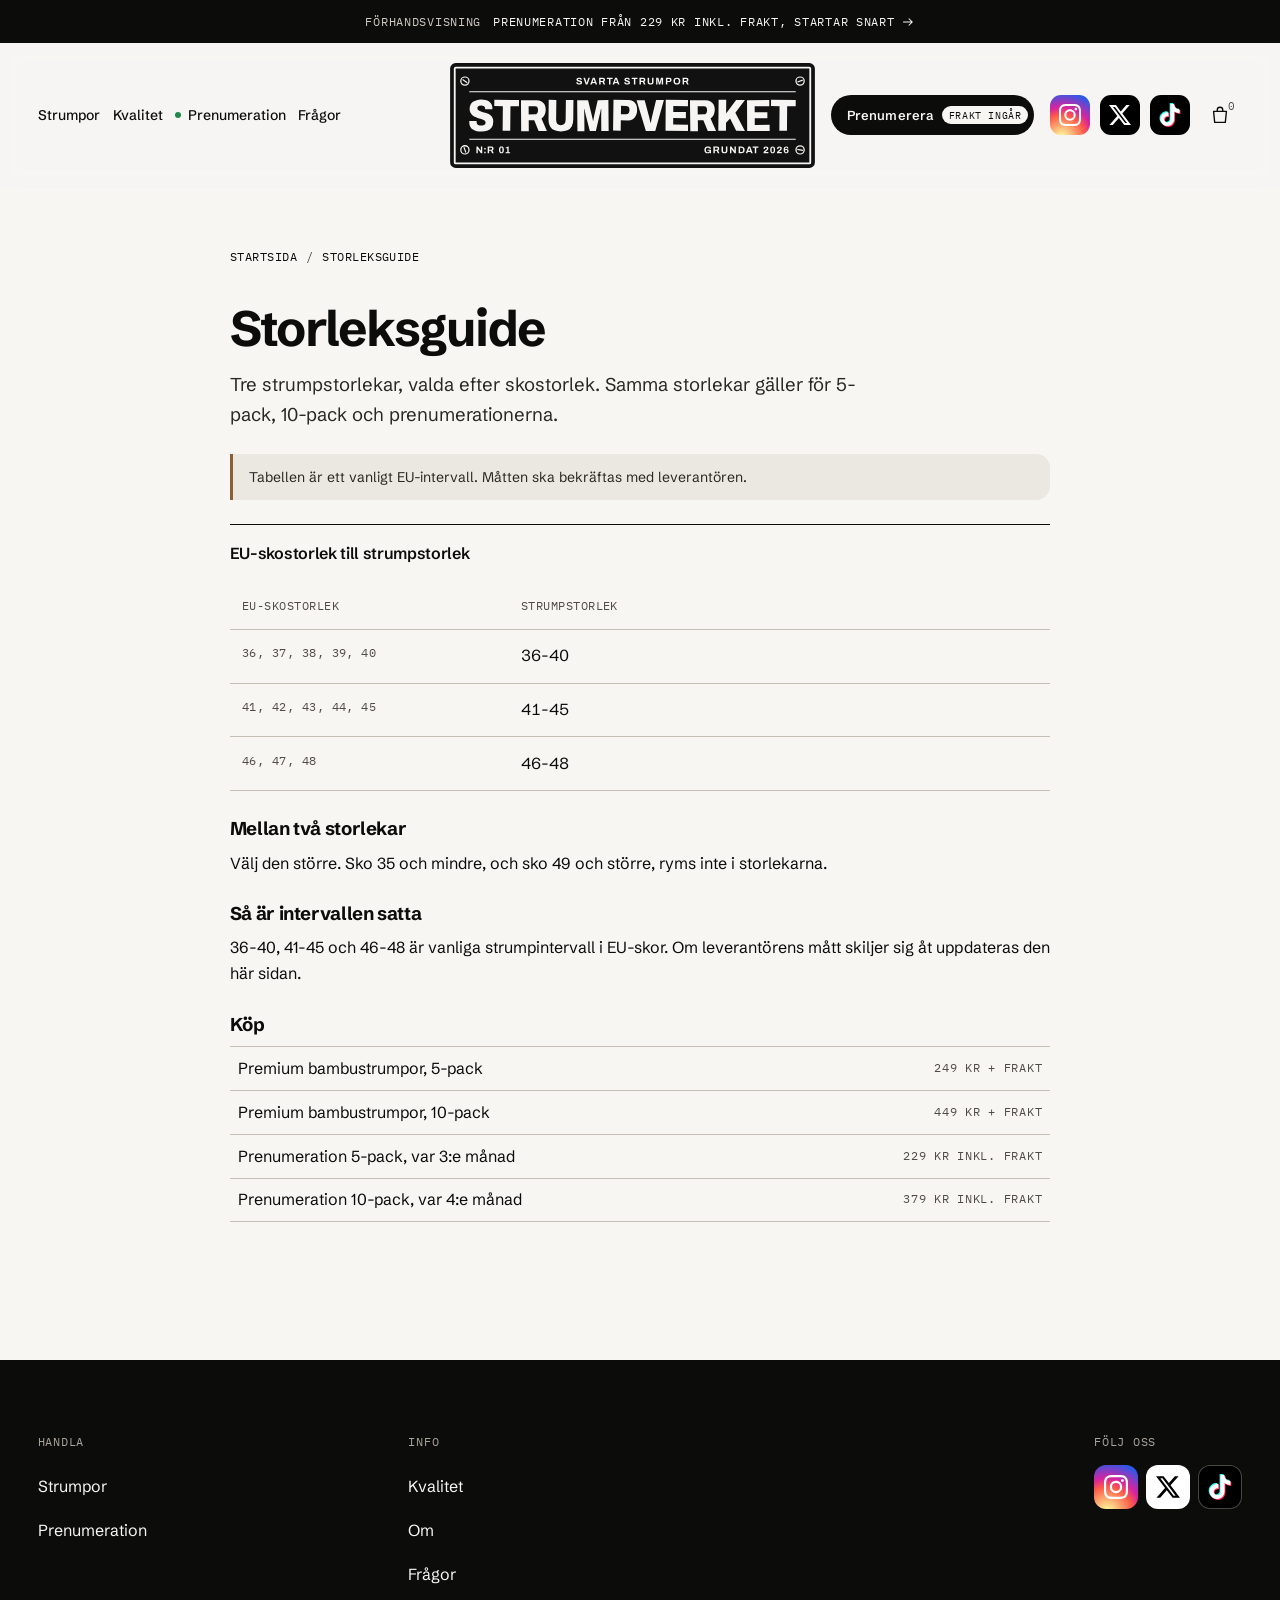
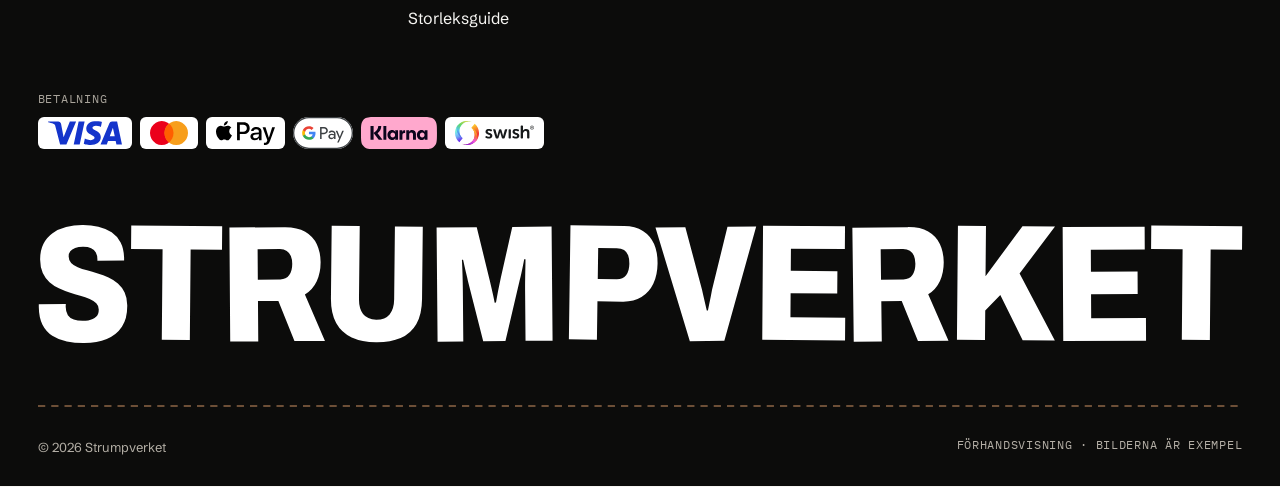
<file: storleksguide/index.html>
<!doctype html>
<html lang="sv">
<head>
<meta charset="utf-8">
<meta name="viewport" content="width=device-width, initial-scale=1">
<title>Storleksguide | Strumpverket</title>
<meta name="description" content="Storleksguide för Strumpverkets svarta bambustrumpor i 5-pack och 10-pack. EU-skostorlek till strumpstorlek 36-40, 41-45 och 46-48.">
<meta name="robots" content="noindex, nofollow">
<link rel="canonical" href="https://strumpverket.se/storleksguide/">
<!-- STRUMPVERKET favicons (brand/final/favicon/head-snippet.html), relative paths so they resolve at the site root (strumpverket.se) -->
<link rel="icon" href="../favicon.ico" sizes="48x48">
<link rel="icon" href="../favicon.svg" type="image/svg+xml">
<link rel="icon" href="../favicon-32.png" type="image/png" sizes="32x32">
<link rel="icon" href="../favicon-16.png" type="image/png" sizes="16x16">
<link rel="apple-touch-icon" href="../apple-touch-icon.png" sizes="180x180">
<link rel="manifest" href="../site.webmanifest">
<meta name="theme-color" content="#111111">
<meta property="og:type" content="website">
<meta property="og:locale" content="sv_SE">
<meta property="og:site_name" content="Strumpverket">
<meta property="og:title" content="Storleksguide | Strumpverket">
<meta property="og:description" content="Storleksguide för Strumpverkets svarta bambustrumpor i 5-pack och 10-pack. EU-skostorlek till strumpstorlek 36-40, 41-45 och 46-48.">
<meta property="og:url" content="https://strumpverket.se/storleksguide/">
<meta property="og:image" content="https://strumpverket.se/assets/og.jpg?v=3">
<meta property="og:image:width" content="1200">
<meta property="og:image:height" content="630">
<meta property="og:image:alt" content="Strumpverkets logotyp, en svart skylt med texten STRUMPVERKET, bredvid rubriken Svarta strumpor. Inget annat.">
<meta name="twitter:card" content="summary_large_image">
<meta name="twitter:title" content="Storleksguide | Strumpverket">
<meta name="twitter:description" content="Storleksguide för Strumpverkets svarta bambustrumpor i 5-pack och 10-pack. EU-skostorlek till strumpstorlek 36-40, 41-45 och 46-48.">
<meta name="twitter:image" content="https://strumpverket.se/assets/og.jpg?v=3">
<meta name="twitter:image:alt" content="Strumpverkets logotyp, en svart skylt med texten STRUMPVERKET, bredvid rubriken Svarta strumpor. Inget annat.">
<link rel="preload" href="../assets/fonts/schibsted-grotesk-var.woff2" as="font" type="font/woff2" crossorigin>

<style> @font-face{font-family: "Schibsted Grotesk";src: url("../assets/fonts/schibsted-grotesk-var.woff2") format("woff2");font-weight: 400 800;font-style: normal;font-display: swap}@font-face{font-family: "Plex Mono";src: url("../assets/fonts/ibm-plex-mono-400.woff2") format("woff2");font-weight: 400;font-style: normal;font-display: swap}@font-face{font-family: "Grotesk Fallback";src: local("Arial"),local("Helvetica"),local("Liberation Sans");size-adjust: 101%;ascent-override: 96%;descent-override: 26%}:root{--paper: #f7f6f3;--paper-2: #ebe8e2;--paper-3: #ddd8cf;--white: #ffffff;--ink: #0c0c0b;--ink-2: #2a2824;--muted: #4f4b45;--line: #c4beb4;--bronze: #8c5e36;--bronze-dark: #b8845a;--live: #1f8a4c;--live-bright: #3ccf74;--thread: var(--bronze);--font-sans: "Schibsted Grotesk","Grotesk Fallback",system-ui,sans-serif;--font-mono: "Plex Mono",ui-monospace,"SFMono-Regular",Menlo,monospace;--step--1: 0.75rem;--step-0: 1rem;--step-1: clamp(1.0625rem,1rem + 0.2vw,1.1875rem);--step-2: clamp(1.375rem,1.15rem + 0.6vw,1.625rem);--step-3: clamp(2rem,1.3rem + 2.25vw,3.25rem);--step-4: clamp(2.5rem,1.1rem + 4.3vw,5.25rem);--s-1: 0.25rem;--s-2: 0.5rem;--s-3: 0.75rem;--s-4: 1rem;--s-5: 1.5rem;--s-6: 2rem;--s-7: 3rem;--s-8: 4rem;--s-9: 6rem;--section: clamp(4rem,2rem + 8.3vw,8.75rem);--gutter: clamp(1.25rem,0.6rem + 2.2vw,2.5rem);--max: 86rem;--radius: 14px;--radius-lg: clamp(18px,1rem + 1vw,28px);--shadow-1: 0 1px 2px rgb(17 17 17 / 0.04),0 4px 14px -6px rgb(17 17 17 / 0.08);--shadow-2: 0 2px 4px rgb(17 17 17 / 0.04),0 18px 40px -18px rgb(17 17 17 / 0.22);--ease-out: cubic-bezier(0.22,1,0.36,1);--ease-in-out: cubic-bezier(0.65,0,0.35,1);--header-h: 4rem;--masthead-h: 9rem;color-scheme: light}@media (min-width: 64rem){:root{--s-6: 1.75rem;--s-7: 2.5rem;--s-8: 3.25rem;--s-9: 4.75rem}}*,*::before,*::after{box-sizing: border-box}html{-webkit-text-size-adjust: 100%;text-size-adjust: 100%;scroll-padding-top: calc(var(--header-h) + 1rem)}@media (prefers-reduced-motion: no-preference){html{scroll-behavior: smooth}}body{margin: 0;background: var(--paper);color: var(--ink);font-family: var(--font-sans);font-size: var(--step-0);line-height: 1.6;font-weight: 400;-webkit-font-smoothing: antialiased;font-kerning: normal}img,video,svg{display: block;max-width: 100%}[hidden]{display: none !important}img,video{height: auto}button,input{font: inherit;color: inherit}a{color: inherit}h1,h2,h3{margin: 0;font-weight: 700;line-height: 1.04;letter-spacing: -0.035em;text-wrap: balance}p{margin: 0;text-wrap: pretty}ul,ol{margin: 0;padding: 0;list-style: none}:focus-visible{outline: 2px solid var(--ink);outline-offset: 3px;border-radius: 2px}.skip-link{position: absolute;left: var(--gutter);top: -100px;z-index: 100;background: var(--ink);color: var(--paper);padding: var(--s-3) var(--s-4);text-decoration: none}.skip-link:focus{top: var(--s-3)}.visually-hidden{position: absolute !important;width: 1px;height: 1px;overflow: hidden;clip-path: inset(50%);white-space: nowrap}.wrap{width: 100%;max-width: var(--max);margin-inline: auto;padding-inline: var(--gutter)}.label{font-family: var(--font-mono);font-size: var(--step--1);letter-spacing: 0.06em;text-transform: uppercase;color: var(--muted);line-height: 1.4}.site-header{position: sticky;top: 0;z-index: 20;background: color-mix(in srgb,var(--paper) 88%,transparent);backdrop-filter: saturate(1.2) blur(10px);-webkit-backdrop-filter: saturate(1.2) blur(10px);border-bottom: 1px solid transparent;transition: border-color 0.3s}.site-header.is-scrolled{border-bottom-color: var(--line)}.site-header>.wrap{height: var(--header-h);display: grid;grid-template-columns: 1fr auto 1fr;align-items: center;gap: var(--s-4)}.nav{display: none}.nav ul{display: flex;flex-wrap: wrap;gap: clamp(0.65rem,-0.8rem + 2vw,var(--s-6))}.nav a{text-decoration: none;font-size: 0.9375rem;white-space: nowrap}@media (min-width: 52rem) and (max-width: 71.99rem){.nav a{font-size: 0.875rem}.nav ul{gap: 0.7rem}}@media (min-width: 52rem) and (max-width: 59.99rem){.nav ul{gap: 0.5rem}.nav a{font-size: 0.8125rem}}.header-left{display: flex;align-items: center}.header-right{display: flex;justify-content: flex-end;align-items: center;gap: var(--s-2)}@media (min-width: 52rem){.nav{display: block}.icon-btn.menu-toggle{display: none}}.u-link{position: relative;text-decoration: none;padding-bottom: 2px}.u-link::after{content: "";position: absolute;left: 0;right: 0;bottom: 0;height: 1px;background: currentColor;transform: scaleX(0);transform-origin: right center;transition: transform 0.45s var(--ease-out)}.u-link:hover::after,.u-link:focus-visible::after{transform: scaleX(1);transform-origin: left center}.u-link.hit{display: inline-flex;align-items: center;min-height: 44px;padding-bottom: 0}.u-link.hit::after{bottom: auto;top: calc(50% + 0.62em)}.u-link.hit-slop::before{content: "";position: absolute;left: -0.2em;right: -0.2em;top: 50%;height: 44px;transform: translateY(-50%)}.wordmark{display: block;position: relative;text-decoration: none;color: var(--ink);padding: 8px;margin: -8px}.wordmark img{display: block;max-width: none;height: auto}.wordmark .wordmark__plate{display: none;width: clamp(330px,250px + 9vw,380px)}.wordmark__plain{width: 196px}@media (min-width: 40rem){.wordmark__plain{width: 224px}}@media (min-width: 64rem){.site-header{top: calc(var(--header-h) - var(--masthead-h))}.site-header>.wrap{position: relative;height: var(--masthead-h)}.wordmark{position: static}.wordmark .wordmark__plate{display: block;transition: opacity 0.35s var(--ease-out)}.wordmark__plain{position: absolute;inset-inline: 0;bottom: calc((var(--header-h) - 22px) / 2);margin-inline: auto;opacity: 0;visibility: hidden;translate: 0 6px;transition: opacity 0.35s var(--ease-out),translate 0.5s var(--ease-out),visibility 0s linear 0.35s}.header-left,.header-right{transition: translate 0.5s var(--ease-out)}.site-header.is-scrolled .wordmark__plate{opacity: 0}.site-header.is-scrolled .wordmark__plain{opacity: 1;visibility: visible;translate: 0 0;transition-delay: 0s}.site-header.is-scrolled :is(.header-left,.header-right){translate: 0 calc((var(--masthead-h) - var(--header-h)) / 2)}}@media (prefers-reduced-motion: no-preference){.js .wordmark :is(.wordmark__plate,.wordmark__plain){animation: plate-in 1.1s var(--ease-out) 0.15s backwards}.wordmark .wordmark__plate{transition: opacity 0.35s var(--ease-out),translate 0.45s var(--ease-out)}.wordmark:is(:hover,:focus-visible) .wordmark__plate,.site-header.is-scrolled .wordmark:is(:hover,:focus-visible) .wordmark__plain{translate: 0 -2px}}@media (prefers-reduced-motion: reduce){.wordmark img,.header-left,.header-right{translate: none !important}}@keyframes letter-up{to{transform: translateY(0)}}@keyframes draw{to{stroke-dashoffset: 0}}@keyframes plate-in{from{clip-path: inset(0 100% 0 0)}to{clip-path: inset(0 0 0 0)}}.icon-btn{position: relative;display: inline-grid;place-items: center;width: 44px;height: 44px;border: 0;background: transparent;border-radius: 50%;cursor: pointer;transition: background-color 0.25s}.icon-btn:hover{background: var(--paper-2)}.icon-btn svg{width: 22px;height: 22px}.cart-count{position: absolute;top: 4px;right: 2px;min-width: 18px;height: 18px;padding: 0 5px;border-radius: 9px;background: var(--ink);color: var(--paper);font-family: var(--font-mono);font-size: 0.6875rem;line-height: 18px;text-align: center}.cart-count[data-count="0"]{background: transparent;color: var(--muted)}.cart-count.is-bumping{animation: bump 0.5s var(--ease-out)}@keyframes bump{0%{scale: 1}35%{scale: 1.45}100%{scale: 1}}@media (prefers-reduced-motion: reduce){.cart-count.is-bumping{animation: none}}.mobile-nav{display: none;border-top: 1px solid var(--line)}.mobile-nav.is-open{display: block}.mobile-nav ul{display: grid;padding-block: var(--s-3) var(--s-5)}.mobile-nav a{display: block;padding: var(--s-3) 0;font-size: var(--step-2);font-weight: 600;letter-spacing: -0.03em;text-decoration: none}@media (min-width: 52rem){.mobile-nav,.mobile-nav.is-open{display: none}}.btn{--btn-bg: var(--ink);--btn-fg: var(--paper);--btn-fill: var(--paper);--btn-fill-fg: var(--ink);position: relative;isolation: isolate;overflow: hidden;display: inline-flex;align-items: center;justify-content: center;gap: 0.75em;min-height: 52px;padding: 0 1.6em;border: 1px solid var(--ink);border-radius: 999px;background: var(--btn-bg);color: var(--btn-fg);font-size: 0.9375rem;font-weight: 500;letter-spacing: 0.01em;text-decoration: none;cursor: pointer;transition: color 0.45s var(--ease-out),translate 0.4s var(--ease-out),scale 0.25s var(--ease-out),box-shadow 0.45s var(--ease-out)}.btn:hover{box-shadow: 0 10px 24px -14px rgb(17 17 17 / 0.45)}.btn:active{scale: 0.97;transition-duration: 0.45s,0.4s,0.1s,0.45s}.btn::before{content: "";position: absolute;inset: 0;z-index: -1;background: var(--btn-fill);transform: scaleX(0);transform-origin: right center;transition: transform 0.55s var(--ease-out)}.btn:hover,.btn:focus-visible{color: var(--btn-fill-fg)}.btn:hover::before,.btn:focus-visible::before{transform: scaleX(1);transform-origin: left center}.btn__arrow{width: 1.1em;height: 1.1em;transition: transform 0.45s var(--ease-out)}.btn:hover .btn__arrow,.btn:focus-visible .btn__arrow{transform: translateX(4px)}.btn--ghost{--btn-bg: transparent;--btn-fg: var(--ink);--btn-fill: var(--ink);--btn-fill-fg: var(--paper)}.btn--block{width: 100%}@media (prefers-reduced-motion: reduce){.btn,.btn::before,.btn__arrow{transition-duration: 0.01s}.btn:active{scale: 1}}.add-btn{--btn-bg: transparent;--btn-fg: var(--ink);--btn-fill: var(--ink);--btn-fill-fg: var(--paper);width: 100%;min-height: 48px}.add-btn::before{transform: scaleY(0);transform-origin: bottom}.add-btn:hover::before,.add-btn:focus-visible::before{transform: scaleY(1);transform-origin: bottom}.add-btn__label,.add-btn__done{display: inline-flex;align-items: center;gap: 0.6em;transition: translate 0.45s var(--ease-out),opacity 0.3s}.add-btn__done{position: absolute;inset: 0;justify-content: center;translate: 0 110%;opacity: 0}.add-btn.is-added{color: var(--paper)}.add-btn.is-added::before{transform: scaleY(1)}.add-btn.is-added .add-btn__label{translate: 0 -110%;opacity: 0}.add-btn.is-added .add-btn__done{translate: 0 0;opacity: 1}.add-btn__done path{stroke-dasharray: 24;stroke-dashoffset: 24}.add-btn.is-added .add-btn__done path{animation: draw 0.5s var(--ease-out) 0.15s forwards}@media (prefers-reduced-motion: reduce){.add-btn__label,.add-btn__done{transition: none}.add-btn.is-added .add-btn__done path{animation: none;stroke-dashoffset: 0}}.hero{padding-top: clamp(2.5rem,1rem + 6vw,6rem)}.hero__top{display: grid;gap: var(--s-6);align-items: end}.hero h1{font-size: var(--step-4);font-weight: 600;letter-spacing: -0.05em;line-height: 0.95}.hero h1 .line{display: block;overflow: hidden;padding-bottom: 0.06em}.hero h1 .line>span{display: inline-block}.hero__head{display: grid;gap: var(--s-5)}.hero__aside{display: grid;gap: var(--s-5);max-width: 31rem}.hero__lede{font-size: var(--step-1);color: var(--ink-2);line-height: 1.5}.hero__promise{padding-top: var(--s-4);border-top: 1px solid var(--line);color: var(--ink-2);font-size: 0.9375rem}.hero__promise strong{color: var(--ink);font-weight: 600}.hero__spec{display: grid;grid-template-columns: repeat(3,minmax(0,1fr));gap: var(--s-4);margin: clamp(2.5rem,1.5rem + 3vw,4rem) 0 0;padding-top: var(--s-4);border-top: 1px solid var(--ink)}.hero__spec div{display: flex;flex-direction: column-reverse;justify-content: flex-end;gap: var(--s-1)}.hero__spec dt{font-family: var(--font-mono);font-size: 0.75rem;letter-spacing: 0.06em;text-transform: uppercase;color: var(--muted);line-height: 1.4}.hero__spec dd{margin: 0;font-size: var(--step-2);font-weight: 600;letter-spacing: -0.03em;line-height: 1.1;font-variant-numeric: tabular-nums}.hero__cta{display: flex;flex-wrap: wrap;align-items: center;gap: var(--s-5)}.hero__media{margin: clamp(1.5rem,1rem + 2vw,2.5rem) 0 0}.hero__frame{position: relative;overflow: hidden;background: var(--paper-3);aspect-ratio: 4 / 5;border-radius: 2px}.hero__frame video,.hero__frame picture,.hero__frame img{position: absolute;inset: 0;width: 100%;height: 100%;object-fit: cover;object-position: 62% 50%}.hero__frame video{opacity: 0;transition: opacity 0.8s}.hero__frame video.is-playing{opacity: 1}.media-toggle{position: absolute;right: var(--s-4);bottom: var(--s-4);z-index: 2;display: inline-flex;align-items: center;gap: 0.5em;min-height: 44px;padding: 0 0.95em;border: 0;border-radius: 999px;cursor: pointer;background: color-mix(in srgb,var(--paper) 86%,transparent);color: var(--ink);font-family: var(--font-mono);font-size: 0.75rem;letter-spacing: 0.06em;text-transform: uppercase;backdrop-filter: blur(6px);-webkit-backdrop-filter: blur(6px)}.media-toggle svg{width: 12px;height: 12px}.media-toggle[hidden]{display: none}.hero__caption{display: flex;flex-wrap: wrap;justify-content: space-between;gap: var(--s-4);padding-top: var(--s-3)}@media (min-width: 40rem){.hero__frame{aspect-ratio: 16 / 9}}@media (min-width: 60rem){.hero__top{grid-template-columns: 1.45fr 1fr;gap: var(--s-8)}.hero__aside{padding-bottom: 0.6rem}}@media (prefers-reduced-motion: no-preference){.js .hero h1 .line>span{transform: translateY(105%);animation: letter-up 1.1s var(--ease-out) forwards}.js .hero h1 .line:nth-child(2)>span{animation-delay: 0.12s}.js .hero__eyebrow{opacity: 0;animation: fade-up 0.9s var(--ease-out) 0.1s forwards}.js .hero__spec{opacity: 0;animation: fade-up 1s var(--ease-out) 0.5s forwards}.js .hero__aside{opacity: 0;animation: fade-up 1s var(--ease-out) 0.35s forwards}}@keyframes fade-up{from{opacity: 0;transform: translateY(16px)}to{opacity: 1;transform: none}}.section{padding-block: var(--section)}.section-head{display: grid;gap: var(--s-5);margin-bottom: clamp(3rem,1.75rem + 3.5vw,5.5rem)}.section-head .label{margin-bottom: var(--s-3)}.section-head h2{font-size: var(--step-3)}.section-head>p{color: var(--ink-2);max-width: 34rem;font-size: var(--step-1);line-height: 1.5}@media (min-width: 60rem){.section-head{grid-template-columns: 1fr 1fr;align-items: end;gap: var(--s-8)}}.stitch-divider{width: 100%;height: 6px;color: var(--thread)}.stitch-divider line{stroke: currentColor;stroke-width: 1.5;stroke-dasharray: 6 5}@media (prefers-reduced-motion: no-preference){.js .stitch-divider line{clip-path: inset(0 100% 0 0);transition: clip-path 1.6s var(--ease-in-out)}.js .stitch-divider.is-in line{clip-path: inset(0 0 0 0)}}.products{display: grid;gap: var(--s-6) var(--s-3);grid-template-columns: repeat(2,minmax(0,1fr));align-items: stretch}@media (min-width: 60rem){.products{gap: var(--s-7) var(--s-5)}}@media (min-width: 72rem){.products{grid-template-columns: repeat(4,minmax(0,1fr))}}.product-card{display: flex;flex-direction: column;gap: var(--s-3);min-width: 0;height: 100%}.product{display: flex;flex-direction: column;flex: 1;min-width: 0}.product__media-link{display: block;color: inherit;text-decoration: none}.product__media-link:focus-visible{outline-offset: 2px}.product__media{position: relative;overflow: hidden;background: #eeebe6;aspect-ratio: 3 / 4}.product__media img{width: 100%;height: 100%;object-fit: cover;transition: scale 1.2s var(--ease-out)}.product-card:hover .product__media img,.product-card:focus-within .product__media img{scale: 1.035}@media (prefers-reduced-motion: reduce){.product-card:hover .product__media img,.product-card:focus-within .product__media img{scale: 1}}@media (max-width: 39.99rem){.product__media{aspect-ratio: 1 / 1}.product__row{flex-direction: column;align-items: flex-start;gap: 0.15rem}.product__name{font-size: 1.125rem}.product__price{align-items: flex-start;text-align: left;font-size: 1rem}.product__desc{font-size: 0.875rem;line-height: 1.45}.product__meta{flex-wrap: wrap}.product-card .add-btn{font-size: 0.8125rem;padding-inline: 0.4em}.product-card .sizes__opts{gap: 0.35rem}.product-card .chip{flex: 1 1 2.5rem}.product-card .chip span{width: 100%;min-width: 0;padding-inline: 0.2em;font-size: 0.75rem}}.product__tag{position: absolute;left: var(--s-3);top: var(--s-3);font-family: var(--font-mono);font-size: 0.6875rem;letter-spacing: 0.06em;text-transform: uppercase;background: var(--paper);color: var(--ink);padding: 0.3em 0.6em}.product__placard{display: flex;flex-direction: column;gap: var(--s-2);flex: 1;padding-top: var(--s-1);border-top: 1px solid var(--ink)}.product__placard .add-btn{margin-top: auto}.product__row{display: flex;justify-content: space-between;align-items: flex-start;gap: var(--s-3);padding-top: var(--s-3)}.product__name{flex: 1;min-width: 0;font-size: var(--step-1);font-weight: 600;letter-spacing: -0.02em;line-height: 1.2}.product__price{flex: none;display: flex;flex-direction: column;align-items: flex-end;gap: 0.1rem;font-size: var(--step-1);font-weight: 500;font-variant-numeric: tabular-nums;line-height: 1.15;text-align: right}.price-was{color: var(--muted);font-weight: 400;font-size: 0.8125rem;text-decoration: line-through;letter-spacing: 0}.price-now{font-weight: 500}.save-line{display: flex;flex-wrap: wrap}.save-badge{display: inline-block;padding: 0.28em 0.6em 0.22em;border-radius: 999px;background: var(--ink);color: var(--paper);font-family: var(--font-mono);font-size: 0.6875rem;font-weight: 400;letter-spacing: 0.05em;text-transform: uppercase;line-height: 1.3;white-space: nowrap}.size-extra{display: flex}.callout{padding: var(--s-3) var(--s-4);background: var(--paper-2);border-left: 3px solid var(--bronze);color: var(--ink-2);font-size: 0.9375rem}.section-head + .callout{margin-top: calc(-1 * clamp(1.25rem,0.8rem + 1.5vw,2.5rem));margin-bottom: clamp(1.75rem,1rem + 2vw,2.75rem);max-width: 42rem}.product__desc{color: var(--ink-2);font-size: 0.9375rem}.product__meta{display: flex;justify-content: space-between;gap: var(--s-3)}.sizes{border: 0;padding: 0;margin: var(--s-2) 0 var(--s-1);min-width: 0}.sizes legend{padding: 0;margin-bottom: var(--s-2)}.sizes__opts{display: flex;flex-wrap: wrap;gap: var(--s-2)}.chip{position: relative}.chip input{position: absolute;opacity: 0;inset: 0;margin: 0;cursor: pointer}.chip span{display: inline-grid;place-items: center;min-width: 4.25rem;min-height: 44px;padding: 0 0.8em;border: 1px solid var(--line);border-radius: 999px;font-size: 0.875rem;font-variant-numeric: tabular-nums;transition: border-color 0.2s,background-color 0.2s,color 0.2s}.chip input:hover + span{border-color: var(--ink)}.chip input:checked + span{background: var(--ink);border-color: var(--ink);color: var(--paper)}.chip input:focus-visible + span{outline: 2px solid var(--ink);outline-offset: 2px}.why{display: grid;gap: var(--s-8)}.why__statement{font-size: var(--step-3);font-weight: 600;letter-spacing: -0.04em;line-height: 1.05;max-width: 22ch;text-wrap: balance}.why__grid{display: grid;gap: var(--s-7)}.why__media figure{margin: 0}.why__media .frame{overflow: hidden;background: var(--paper-3);aspect-ratio: 4 / 3}.why__media img{width: 100%;height: 100%;object-fit: cover}.why__media figcaption{padding-top: var(--s-3)}.points{display: grid;gap: 0;counter-reset: pt}.points li{display: grid;grid-template-columns: 3.5rem 1fr;gap: var(--s-4);padding: var(--s-5) 0;border-top: 1px solid var(--line)}.points li:last-child{border-bottom: 1px solid var(--line)}.points h3{font-size: var(--step-1);letter-spacing: -0.02em;margin-bottom: var(--s-2);line-height: 1.25}.points p{color: var(--ink-2)}.why__note{margin-top: var(--s-5);color: var(--muted);font-size: 0.875rem}@media (min-width: 60rem){.why__grid{grid-template-columns: 1.1fr 1fr;gap: var(--s-9);align-items: start}.why__media{position: sticky;top: calc(var(--header-h) + 2rem)}}.box{background: var(--paper-2)}.box__grid{display: grid;gap: var(--s-7);align-items: center}.box__media{overflow: hidden;background: #eeebe6;aspect-ratio: 3 / 4;max-width: 34rem}.box__media img{width: 100%;height: 100%;object-fit: cover}.box__body{display: grid;gap: var(--s-5);max-width: 34rem}.box__body h2{font-size: var(--step-3)}.box__body>p{color: var(--ink-2);font-size: var(--step-1);line-height: 1.5}.box__list li{display: flex;gap: var(--s-3);padding: var(--s-3) 0;border-top: 1px solid var(--line)}.box__list li::before{content: "";flex: none;width: 14px;margin-top: 0.75em;border-top: 1.5px dashed var(--thread)}.box__price{display: flex;align-items: center;gap: var(--s-3);flex-wrap: wrap}.box__price strong{font-size: var(--step-2);font-weight: 600;letter-spacing: -0.03em}@media (min-width: 60rem){.box__grid{grid-template-columns: 1fr 1fr;gap: var(--s-9)}}.products--duo{grid-template-columns: minmax(0,1fr);gap: var(--s-7)}@media (min-width: 40rem){.products--duo{grid-template-columns: repeat(2,minmax(0,1fr));gap: var(--s-7) var(--s-5)}}@media (min-width: 72rem){.products--duo{grid-template-columns: repeat(2,minmax(0,1fr));gap: var(--s-7) var(--s-7)}}.products--duo .product__media{aspect-ratio: 4 / 3}.products--duo .product__media img{object-position: 50% 55%}.products--duo .product__name{font-size: var(--step-2)}.products--duo .product__price .price-now{font-size: var(--step-2);font-weight: 600;letter-spacing: -0.03em}@media (max-width: 39.99rem){.products--duo .product__media{aspect-ratio: 4 / 3}.products--duo .product__row{flex-direction: row;align-items: flex-start}.products--duo .product__price{align-items: flex-end;text-align: right}.products--duo .product-card .add-btn{font-size: 0.9375rem}.products--duo .product-card .chip{flex: 1 1 4rem}.products--duo .product-card .chip span{font-size: 0.875rem}}.price-unit{font-family: var(--font-mono);font-size: 0.75rem;font-weight: 400;letter-spacing: 0.04em;color: var(--muted);text-transform: uppercase}.save-line{align-items: center;gap: 0.35rem 0.6rem}.save-note{font-size: 0.875rem;color: var(--ink-2)}.ship-line{font-size: 0.9375rem;color: var(--ink-2)}.ship-line strong{color: var(--ink);font-weight: 600}.subs{display: grid;gap: var(--s-5)}@media (min-width: 48rem){.subs{grid-template-columns: repeat(2,minmax(0,1fr))}}.sub-card{display: flex}.sub{display: flex;flex-direction: column;gap: var(--s-4);flex: 1;padding: clamp(1.25rem,0.8rem + 2vw,2.25rem);background: var(--paper);border: 1px solid var(--line);border-top: 2px solid var(--ink)}.sub__name{font-size: var(--step-3)}.sub__name span{display: block;margin-top: 0.15em;font-size: var(--step-1);font-weight: 500;letter-spacing: -0.02em;color: var(--ink-2)}.sub__price{display: flex;flex-wrap: wrap;align-items: baseline;gap: var(--s-3)}.sub__price strong{font-size: var(--step-2);font-weight: 600;letter-spacing: -0.03em;font-variant-numeric: tabular-nums}.sub .add-btn{margin-top: auto}.sub .sizes{margin: 0}.faq{max-width: 56rem}.faq details{border-top: 1px solid var(--line)}.faq details:last-child{border-bottom: 1px solid var(--line)}.faq summary{display: flex;justify-content: space-between;align-items: center;gap: var(--s-4);padding: var(--s-5) 0;cursor: pointer;list-style: none;font-size: var(--step-1);font-weight: 500;letter-spacing: -0.015em}.faq summary::-webkit-details-marker{display: none}.faq summary .plus{position: relative;flex: none;width: 16px;height: 16px}.faq summary .plus::before,.faq summary .plus::after{content: "";position: absolute;left: 0;top: 50%;width: 100%;height: 1.5px;background: currentColor;transition: transform 0.4s var(--ease-out)}.faq summary .plus::after{transform: rotate(90deg)}.faq details[open] summary .plus::after{transform: rotate(0deg)}.faq .answer{padding: 0 0 var(--s-6);max-width: 44rem;color: var(--ink-2)}.faq details::details-content{block-size: 0;overflow-y: clip;transition: block-size 0.45s var(--ease-out),content-visibility 0.45s allow-discrete}.faq details[open]::details-content{block-size: auto}@supports (interpolate-size: allow-keywords){:root{interpolate-size: allow-keywords}}@media (prefers-reduced-motion: reduce){.faq details::details-content{transition: none}}.news{border-top: 1px solid var(--line)}.news__grid{display: grid;gap: var(--s-6)}.news h2{font-size: var(--step-3)}.news__form{display: grid;gap: var(--s-3);max-width: 34rem}.news__field{display: flex;flex-direction: column;gap: var(--s-3)}.news__field input{min-height: 52px;padding: 0 1.2em;border: 1px solid var(--ink);border-radius: 999px;background: transparent}.news__field input::placeholder{color: var(--muted);opacity: 1}.news__note{font-size: 0.875rem;color: var(--muted)}.news__status{min-height: 1.5em;font-size: 0.9375rem}@media (min-width: 40rem){.news__field{flex-direction: row}.news__field input{flex: 1}}@media (min-width: 60rem){.news__grid{grid-template-columns: 1fr 1fr;align-items: end;gap: var(--s-9)}}.site-footer{padding-top: var(--s-9);padding-bottom: var(--s-6);background: var(--ink);color: var(--paper)}.site-footer a{color: var(--paper)}.site-footer :focus-visible,.moment :focus-visible{outline-color: var(--paper)}.footer-cols{display: grid;gap: var(--s-7);grid-template-columns: repeat(2,1fr)}.footer-cols h2{font-family: var(--font-mono);font-size: var(--step--1);font-weight: 400;letter-spacing: 0.06em;text-transform: uppercase;color: #a9a49b;margin-bottom: var(--s-4)}.footer-cols ul{display: grid;gap: 0}.footer-cols a.hit{width: max-content;max-width: 100%}.footer-cols a{text-decoration: none}.footer-cols .socials{display: flex;flex-wrap: wrap;gap: var(--s-2)}.socials a{display: inline-grid;place-items: center;width: 44px;height: 44px;border-radius: 50%;border: 1px solid #45423d;transition: background-color 0.3s,color 0.3s,border-color 0.3s,translate 0.3s var(--ease-out)}.socials a:hover,.socials a:focus-visible{background: var(--paper);color: var(--ink);border-color: var(--paper);translate: 0 -2px}@media (prefers-reduced-motion: reduce){.socials a:hover,.socials a:focus-visible{translate: none}}.socials svg{width: 18px;height: 18px;fill: currentColor}.socials-col{grid-column: 1 / -1}.header-socials{display: none;align-items: center;gap: 2px;margin: 0;padding: 0;list-style: none}.header-socials a{display: inline-grid;place-items: center;width: 44px;height: 44px;border-radius: 50%;color: var(--ink);border: 1px solid transparent;transition: background-color 0.3s,border-color 0.3s,translate 0.3s var(--ease-out)}.header-socials a:hover,.header-socials a:focus-visible{background: var(--paper-2);border-color: var(--line);translate: 0 -2px}@media (prefers-reduced-motion: reduce){.header-socials a:hover,.header-socials a:focus-visible{translate: none}}.header-socials svg{width: 18px;height: 18px;fill: currentColor}@media (min-width: 64rem){.header-socials{display: flex}}.socials--light a{color: var(--ink);border-color: var(--line)}.socials--light a:hover,.socials--light a:focus-visible{background: var(--ink);color: var(--paper);border-color: var(--ink)}.mobile-socials{display: grid;gap: var(--s-3);padding-bottom: var(--s-5);border-top: 1px solid var(--line);padding-top: var(--s-4)}.mobile-socials .label{margin: 0}.pay-block{margin-top: var(--s-8)}.pay-block h2{font-family: var(--font-mono);font-size: var(--step--1);font-weight: 400;letter-spacing: 0.06em;text-transform: uppercase;color: #a9a49b;margin: 0 0 var(--s-3)}.pay-row{display: flex;flex-wrap: wrap;align-items: center;gap: 8px}.pay-badge{display: inline-flex;align-items: center;justify-content: center;box-sizing: border-box;height: 32px;padding: 4px 10px;background: #fff;border-radius: 6px}.pay-badge img{display: block;height: 24px;width: auto;max-width: none}.pay-badge--mark{padding: 0;background: transparent}.pay-badge--mark img{height: 32px}.footer-mark{margin-top: var(--s-9);container-type: inline-size}.footer-mark .mark{width: 100%;height: auto}.footer-mark .stitch-divider{margin-top: 5cqi;color: var(--bronze-dark)}.footer-base{display: flex;flex-wrap: wrap;justify-content: space-between;gap: var(--s-3);margin-top: var(--s-6);font-size: 0.8125rem;color: #b5b0a7}.footer-base .label{color: #b5b0a7}@media (min-width: 52rem){.footer-cols{grid-template-columns: 1fr 1fr 1.4fr}.socials-col{grid-column: auto;justify-self: end}}.cart{margin: 0 0 0 auto;padding: 0;border: 0;width: min(28rem,100vw);max-width: 100vw;height: 100dvh;max-height: 100dvh;background: var(--paper);color: var(--ink);transition: translate 0.5s var(--ease-out),display 0.5s allow-discrete,overlay 0.5s allow-discrete;translate: 100% 0}.cart[open]{translate: 0 0}@starting-style{.cart[open]{translate: 100% 0}}.cart::backdrop{background: rgb(18 18 17 / 0);transition: background-color 0.5s,display 0.5s allow-discrete,overlay 0.5s allow-discrete}.cart[open]::backdrop{background: rgb(18 18 17 / 0.35)}@starting-style{.cart[open]::backdrop{background: rgb(18 18 17 / 0)}}@media (prefers-reduced-motion: reduce){.cart,.cart::backdrop{transition: none}}.cart__inner{display: grid;grid-template-rows: auto 1fr auto;height: 100%}.cart__head{display: flex;justify-content: space-between;align-items: center;padding: var(--s-4) var(--gutter);border-bottom: 1px solid var(--line)}.cart__head h2{font-size: var(--step-1);letter-spacing: -0.02em}.cart__items{overflow-y: auto;padding: 0 var(--gutter)}.cart__empty{padding: var(--s-7) 0;color: var(--ink-2)}.cart-item{display: grid;grid-template-columns: 4.5rem 1fr auto;gap: var(--s-4);padding: var(--s-5) 0;border-bottom: 1px solid var(--line);align-items: start}.cart-item img{width: 4.5rem;height: 6rem;object-fit: cover;background: #eeebe6}.cart-item__name{font-weight: 600;line-height: 1.3}.cart-item__price{font-variant-numeric: tabular-nums;white-space: nowrap}.qty{display: inline-flex;align-items: center;margin-top: var(--s-3);border: 1px solid var(--line);border-radius: 999px}.qty button{width: 44px;height: 44px;border: 0;background: none;cursor: pointer;border-radius: 50%}.qty button:hover{background: var(--paper-2)}.qty output{min-width: 1.75rem;text-align: center;font-variant-numeric: tabular-nums}.remove{margin-top: var(--s-3);border: 0;background: none;padding: 0;cursor: pointer;color: var(--muted);font-size: 0.875rem}.cart__foot{padding: var(--s-5) var(--gutter) var(--s-6);border-top: 1px solid var(--line);display: grid;gap: var(--s-4)}.cart__lines{margin: 0;display: grid;gap: var(--s-1);font-size: 0.9375rem;color: var(--ink-2)}.cart__lines div{display: flex;justify-content: space-between;gap: var(--s-4)}.cart__lines dt,.cart__lines dd{margin: 0}.cart__lines dd{font-variant-numeric: tabular-nums}.cart__sum{display: flex;justify-content: space-between;font-size: var(--step-1);font-weight: 600}.cart__notice{padding: var(--s-4);background: var(--paper-2);font-size: 0.9375rem}.cart__notice[hidden]{display: none}.toast{position: fixed;left: 50%;bottom: var(--s-5);z-index: 30;translate: -50% 150%;opacity: 0;background: var(--ink);color: var(--paper);padding: 0.85em 1.3em;border-radius: 999px;font-size: 0.9375rem;transition: translate 0.5s var(--ease-out),opacity 0.3s;pointer-events: none;white-space: nowrap}.toast.is-on{translate: -50% 0;opacity: 1}@media (prefers-reduced-motion: reduce){.toast{transition: opacity 0.2s;translate: -50% 0}}@media (prefers-reduced-motion: no-preference){.js [data-reveal]{opacity: 0;transform: translateY(28px);transition: opacity 0.9s var(--ease-out),transform 1.1s var(--ease-out);transition-delay: calc(var(--d,0) * 90ms)}.js [data-reveal].is-in{opacity: 1;transform: none}}.demo-bar{background: var(--ink);color: var(--paper);text-align: center;padding: 0.5rem var(--gutter);font-family: var(--font-mono);font-size: 0.75rem;letter-spacing: 0.06em;text-transform: uppercase}.trust{border-block: 1px solid var(--line);padding-block: var(--s-5);margin-top: var(--s-5)}.trust__list{display: grid;grid-template-columns: 1fr 1fr;gap: var(--s-4) var(--s-5)}.trust__value{font-weight: 500;letter-spacing: -0.02em;line-height: 1.3}.trust__note{margin-top: var(--s-4)}@media (min-width: 60rem){.trust__list{grid-template-columns: repeat(5,minmax(0,1fr))}}@media (max-width: 23rem){.trust__list{grid-template-columns: 1fr}}.moment{background: var(--ink);color: var(--paper);padding-block: clamp(4.5rem,2.5rem + 7vw,8.5rem)}.moment__inner{display: grid;justify-items: center;text-align: center;gap: var(--s-5)}.moment__reveal{display: block;width: min(100%,46rem)}.moment__mark{width: 100%;height: auto}.moment__line{font-size: var(--step-2);font-weight: 500;letter-spacing: -0.03em;line-height: 1.15;max-width: 14ch}.moment .stitch-divider{width: min(10rem,36vw);color: var(--bronze-dark)}@media (prefers-reduced-motion: no-preference){.js .moment__reveal .moment__mark{clip-path: inset(0 100% 0 0)}.js .moment__reveal.is-in .moment__mark{clip-path: inset(0 0 0 0);transition: clip-path 1.25s var(--ease-out)}}.crumbs{display: flex;flex-wrap: wrap;align-items: center;gap: 0.35rem 0.55rem;margin-bottom: var(--s-5);color: var(--muted);font-family: var(--font-mono);font-size: var(--step--1);letter-spacing: 0.04em;text-transform: uppercase}.crumbs a{color: var(--ink)}.crumbs [aria-current="page"]{color: var(--ink)}.guide,.pdp-page{padding-top: clamp(1.5rem,0.5rem + 3vw,3.5rem);padding-bottom: var(--section)}.guide{max-width: 56rem}.guide h1,.pdp h1{font-size: var(--step-3)}.guide .lede,.pdp__lede{color: var(--ink-2);font-size: var(--step-1);margin-top: var(--s-4);max-width: 40rem}.guide h2,.pdp__block h2,.pdp__more h2{font-size: var(--step-1);letter-spacing: -0.02em;margin: var(--s-6) 0 var(--s-3)}.guide .callout{margin-top: var(--s-5)}.table-wrap{margin-top: var(--s-5);border-top: 1px solid var(--ink)}.size-table{width: 100%;border-collapse: collapse;table-layout: fixed}.size-table caption{caption-side: top;text-align: left;padding: var(--s-4) 0;font-weight: 600;letter-spacing: -0.02em}.size-table th,.size-table td{text-align: left;padding: 0.85rem 0.75rem;border-bottom: 1px solid var(--line);vertical-align: top;font-variant-numeric: tabular-nums}.size-table th:first-child,.size-table td:first-child{width: 34%}.size-table th{font-family: var(--font-mono);font-size: 0.75rem;font-weight: 400;letter-spacing: 0.04em;text-transform: uppercase;color: var(--muted)}@media (max-width: 40rem){.size-table th,.size-table td{padding: 0.7rem 0.35rem;font-size: 0.875rem}.size-table th{font-size: 0.6875rem;letter-spacing: 0.03em}}.pdp{display: grid;gap: var(--s-6)}.pdp__label{margin-bottom: var(--s-3)}.pdp__more-text{color: var(--ink-2);margin-top: var(--s-3)}.pdp__price{display: flex;flex-wrap: wrap;align-items: center;gap: var(--s-3);margin-top: var(--s-5)}.pdp__price strong{font-size: var(--step-2);font-weight: 600;letter-spacing: -0.03em}.pdp .callout{margin-top: var(--s-4)}.pdp__form{margin-top: var(--s-5);display: grid;gap: var(--s-3)}.pdp__block p{color: var(--ink-2)}.gallery{display: grid;gap: var(--s-5)}.gallery figure{margin: 0}.gallery img{width: 100%;height: auto;background: #eeebe6}.gallery figcaption{padding-top: var(--s-2)}.related{display: grid}.related a{display: flex;justify-content: space-between;align-items: center;gap: var(--s-4);min-height: 44px;padding-inline: var(--s-2);border-top: 1px solid var(--line);text-decoration: none}.related li:last-child a{border-bottom: 1px solid var(--line)}.related a:hover,.related a:focus-visible{background: var(--paper-2)}@media (min-width: 60rem){.pdp{grid-template-columns: 1.05fr 0.95fr;gap: var(--s-8) var(--s-7);align-items: start}.pdp__info{padding-top: var(--s-2)}}.quality{background: #fff;border-block: 1px solid var(--line)}.mix{margin: 0 0 clamp(3rem,2rem + 3vw,5rem)}.mix__bar{display: flex;gap: 3px;height: 14px}.mix__seg{flex: 0 0 auto;width: calc(var(--w) * 1% - 2px);border-radius: 2px;background: var(--ink);transform-origin: left center}.mix__swatch{flex: none;width: 10px;height: 10px;border-radius: 2px;background: var(--ink)}.mix__seg--2,.mix__swatch--2{background: #6f6a62}.mix__seg--3,.mix__swatch--3{background: var(--bronze)}.mix__legend{display: flex;flex-wrap: wrap;align-items: baseline;gap: var(--s-3) var(--s-6);padding-top: var(--s-4)}.mix__legend ul{display: flex;flex-wrap: wrap;gap: var(--s-2) var(--s-6)}.mix__legend li{display: inline-flex;align-items: center;gap: 0.6em;font-size: 0.9375rem;font-variant-numeric: tabular-nums}.fibers{display: grid;gap: var(--s-7)}.fiber{display: flex;flex-direction: column;gap: var(--s-3);padding-top: var(--s-5);border-top: 2px solid var(--ink)}.fiber__icon{box-sizing: content-box;width: 40px;height: 40px;padding: 16px;margin-bottom: var(--s-3);border-radius: 50%;background: var(--paper);fill: none;stroke: var(--ink);stroke-width: 1.6;stroke-linecap: round;stroke-linejoin: round}.fiber__icon path{stroke-dasharray: 1;stroke-dashoffset: 0}.fiber__pct{font-size: var(--step-3);font-weight: 600;letter-spacing: -0.045em;line-height: 1;font-variant-numeric: tabular-nums}.fiber h3{font-size: var(--step-1);letter-spacing: -0.02em;line-height: 1.25}.fiber>p:not(.fiber__pct){color: var(--ink-2);max-width: 34ch}.fiber__tags{display: flex;flex-wrap: wrap;gap: var(--s-2);margin-top: auto;padding-top: var(--s-3)}.fiber__tags li{padding: 0.35em 0.8em;border: 1px solid var(--line);border-radius: 999px;font-family: var(--font-mono);font-size: 0.75rem;letter-spacing: 0.04em;text-transform: uppercase;color: var(--ink-2)}.quality__close{display: flex;flex-wrap: wrap;justify-content: space-between;align-items: center;gap: var(--s-5);margin-top: clamp(3.5rem,2rem + 4vw,6rem);padding-top: var(--s-6);border-top: 1px solid var(--line)}.quality__line{font-size: var(--step-2);font-weight: 500;letter-spacing: -0.03em;line-height: 1.15}.quality__line span{display: block}@media (min-width: 52rem){.fibers{grid-template-columns: repeat(3,minmax(0,1fr));gap: var(--s-6)}}@media (prefers-reduced-motion: no-preference){.js .mix .mix__seg{transform: scaleX(0);transition: transform 1.3s var(--ease-out)}.js .mix .mix__seg--2{transition-delay: 0.25s}.js .mix .mix__seg--3{transition-delay: 0.45s}.js .mix.is-in .mix__seg{transform: none}.js .fiber .fiber__icon path{stroke-dashoffset: 1;transition: stroke-dashoffset 1.4s var(--ease-in-out);transition-delay: calc(var(--d,0) * 90ms + 0.2s)}.js .fiber.is-in .fiber__icon path{stroke-dashoffset: 0}.fiber__icon{transition: translate 0.5s var(--ease-out)}.fiber:hover .fiber__icon{translate: 0 -3px}}.demo-bar{padding: 0;font-size: 0.75rem}.demo-bar p{display: flex;flex-wrap: wrap;justify-content: center;align-items: center;gap: 0.25rem 0.75rem;padding: 0.35rem var(--gutter)}.demo-bar__tag{color: #cfcac2}.demo-bar__link{display: inline-flex;align-items: center;gap: 0.5em;min-height: 32px;color: var(--paper);text-decoration: none}.demo-bar__link span{background: linear-gradient(currentColor,currentColor) 0 100% / 0 1px no-repeat;transition: background-size 0.45s var(--ease-out)}.demo-bar__link:hover span,.demo-bar__link:focus-visible span{background-size: 100% 1px}.demo-bar__link svg{width: 14px;height: 14px;transition: translate 0.45s var(--ease-out)}.demo-bar__link:hover svg,.demo-bar__link:focus-visible svg{translate: 3px 0}.demo-bar :focus-visible{outline-color: var(--paper)}.site-header>.wrap{max-width: calc(var(--max) + 10rem)}.site-header{background: color-mix(in srgb,var(--paper) 90%,transparent)}.nav a{font-size: 0.875rem;font-weight: 500}.nav__sub::before{content: "";width: 6px;height: 6px;margin-right: 0.45em;border-radius: 50%;background: var(--live)}.sub-cta{display: none;align-items: center;gap: 0.5rem;min-height: 40px;padding: 0 0.4rem 0 1rem;margin-right: var(--s-2);border-radius: 999px;background: var(--ink);color: var(--paper);font-size: 0.8125rem;font-weight: 600;letter-spacing: 0.01em;text-decoration: none;transition: background-color 0.3s,translate 0.4s var(--ease-out),box-shadow 0.4s var(--ease-out)}.sub-cta:hover,.sub-cta:focus-visible{background: #2a2825;translate: 0 -1px;box-shadow: 0 10px 22px -14px rgb(17 17 17 / 0.6)}.sub-cta__tag{display: inline-block;padding: 0.3em 0.65em 0.25em;border-radius: 999px;background: var(--paper);color: var(--ink);font-family: var(--font-mono);font-size: 0.625rem;font-weight: 400;letter-spacing: 0.06em;text-transform: uppercase;line-height: 1.3;white-space: nowrap}@media (min-width: 72rem){.sub-cta{display: inline-flex}}.mobile-nav a.mobile-nav__sub{display: flex;justify-content: space-between;align-items: center;gap: var(--s-3);margin-bottom: var(--s-3);padding: var(--s-3) var(--s-4);border-radius: var(--radius);background: var(--ink);color: var(--paper);font-size: var(--step-1)}@media (prefers-reduced-motion: reduce){.sub-cta:hover,.sub-cta:focus-visible{translate: none}}.btn{min-height: 48px;padding: 0 1.5em;font-size: 0.875rem;font-weight: 600}.btn--light{--btn-bg: var(--paper);--btn-fg: var(--ink);--btn-fill: var(--bronze-dark);--btn-fill-fg: var(--ink);border-color: var(--paper)}.btn--ghost-light{--btn-bg: transparent;--btn-fg: var(--paper);--btn-fill: var(--paper);--btn-fill-fg: var(--ink);border-color: rgb(255 255 255 / 0.45)}.btn--light:focus-visible,.btn--ghost-light:focus-visible{outline-color: var(--paper)}.add-btn{min-height: 46px}.hero{padding-top: clamp(0.75rem,0.25rem + 1.5vw,1.75rem)}.hero__panel{position: relative;isolation: isolate;overflow: hidden;padding: clamp(1.5rem,0.75rem + 3vw,3.5rem);border-radius: var(--radius-lg);border: 1px solid #c9c6bf;background: linear-gradient(160deg,#e4e3df 0%,#dcdbd6 100%);color: var(--ink);box-shadow: 0 1px 2px rgb(12 12 11 / 0.06),0 24px 48px -28px rgb(12 12 11 / 0.32)}.hero__panel .label{color: #3f3c37}.hero__top{gap: var(--s-5)}.hero__head{gap: var(--s-4)}.hero__eyebrow{display: flex;flex-wrap: wrap;align-items: center;gap: var(--s-2) var(--s-3)}.hero__seal{display: inline-flex;align-items: center;gap: 0.5em;padding: 0.4em 0.85em 0.35em;border-radius: 999px;background: var(--ink);color: var(--paper);font-family: var(--font-mono);font-size: 0.75rem;letter-spacing: 0.06em;text-transform: uppercase;line-height: 1.3}.hero__seal::before{content: "";width: 7px;height: 7px;border-radius: 50%;background: var(--live-bright)}.hero h1{letter-spacing: -0.045em}.hero__lede{color: var(--ink-2);font-size: var(--step-1)}.hero__promise{color: var(--ink-2);border-top-color: #cfcdc7;font-size: 0.875rem}.hero__promise strong{color: var(--ink)}.hero__cta{gap: var(--s-3)}.hero__cta .btn{padding-inline: 1.3em}.hero__cta .btn--ghost{border-color: var(--ink)}.hero__sub-note{font-size: 0.8125rem;color: var(--ink-2)}.hero__sub-note strong{color: var(--ink);font-weight: 600}.hero__aside{gap: var(--s-4);max-width: 34rem}.hero__media{margin: clamp(1.5rem,1rem + 2vw,2.5rem) 0 0}.hero__frame{border-radius: var(--radius);background: #f3f3f2;box-shadow: 0 0 0 1px rgb(17 17 17 / 0.06),0 22px 44px -26px rgb(17 17 17 / 0.35)}.hero__frame video,.hero__frame picture,.hero__frame img{object-position: 64% 50%}.media-toggle{background: color-mix(in srgb,var(--paper) 92%,transparent);box-shadow: 0 0 0 1px rgb(17 17 17 / 0.08)}.hero__caption{padding-top: var(--s-3)}.hero__spec{margin-top: var(--s-5);border-top-color: var(--ink)}.hero__spec dt{color: var(--ink-2)}.hero__spec dd{font-size: var(--step-2)}@media (min-width: 60rem){.hero__top{grid-template-columns: 1.1fr 1fr;gap: var(--s-7);align-items: center}}.trust{border: 0;padding-block: var(--s-5) 0;margin-top: 0}.trust__list{gap: var(--s-3)}.trust__list li{padding: var(--s-3) var(--s-4);border: 1px solid var(--line);border-radius: var(--radius);background: var(--white)}.trust__value{font-size: 0.9375rem}.section-head{margin-bottom: clamp(2rem,1.25rem + 2.5vw,3.75rem)}.section-head>p{font-size: var(--step-1);max-width: 30rem}.section-head + .callout{margin-top: calc(-1 * clamp(0.75rem,0.5rem + 1vw,1.75rem));margin-bottom: clamp(1.5rem,1rem + 1.5vw,2.25rem)}.callout{border-radius: 0 var(--radius) var(--radius) 0;font-size: 0.875rem}.products--duo .product-card{gap: 0;padding: var(--s-3);border: 1px solid var(--line);border-radius: calc(var(--radius) + 6px);background: var(--white);box-shadow: var(--shadow-1);transition: box-shadow 0.5s var(--ease-out),translate 0.5s var(--ease-out),border-color 0.3s}.products--duo .product-card:hover,.products--duo .product-card:focus-within{box-shadow: var(--shadow-2);border-color: #a8a297}@media (prefers-reduced-motion: no-preference){.products--duo .product-card:hover{translate: 0 -3px}}.products--duo .product__media{border-radius: var(--radius)}.product__tag{border-radius: 999px}.products--duo .product__placard{padding: var(--s-2) var(--s-3) var(--s-3);border-top: 0}.products--duo .product__name{font-size: var(--step-2)}.sub-nudge{display: grid;grid-template-columns: auto 1fr auto;align-items: center;gap: var(--s-3);min-height: 48px;margin-top: var(--s-2);padding: var(--s-2) var(--s-3);border-radius: var(--radius);background: var(--paper-2);color: var(--ink);text-decoration: none;font-size: 0.875rem;line-height: 1.35;transition: background-color 0.3s}.sub-nudge:hover,.sub-nudge:focus-visible{background: var(--paper-3)}.sub-nudge__tag{padding: 0.3em 0.65em 0.25em;border-radius: 999px;background: var(--ink);color: var(--paper);font-family: var(--font-mono);font-size: 0.6875rem;letter-spacing: 0.05em;text-transform: uppercase}.sub-nudge__arrow{display: inline-grid}.sub-nudge:hover .btn__arrow,.sub-nudge:focus-visible .btn__arrow{transform: translateX(3px)}.chip span{min-height: 44px;font-size: 0.8125rem}.box{background: transparent;padding-top: 0}.box__panel{display: grid;gap: var(--s-6);padding: clamp(1.5rem,0.75rem + 3vw,3.5rem);border-radius: var(--radius-lg);border: 1px solid var(--line);background: linear-gradient(180deg,var(--white),var(--paper-2));box-shadow: var(--shadow-1)}.box__intro{display: grid;gap: var(--s-4);align-content: start}.box__eyebrow{display: inline-flex;align-items: center;gap: 0.6em}.box__pulse{position: relative;width: 8px;height: 8px;border-radius: 50%;background: var(--live)}@media (prefers-reduced-motion: no-preference){.box__pulse::after{content: "";position: absolute;inset: 0;border-radius: 50%;background: var(--live);animation: pulse 2.4s var(--ease-out) infinite}}@keyframes pulse{0%{scale: 1;opacity: 0.6}100%{scale: 3;opacity: 0}}.box__intro h2{font-size: var(--step-3)}.box__lede{color: var(--ink-2);font-size: var(--step-1);line-height: 1.5;max-width: 30rem}.box__perks{display: grid;gap: var(--s-3);margin-top: var(--s-2)}.box__perks li{display: grid;grid-template-columns: 28px 1fr;gap: var(--s-3);align-items: start;font-size: 0.9375rem;color: var(--ink-2)}.box__perks strong{color: var(--ink);font-weight: 600}.box__perks svg{width: 28px;height: 28px;padding: 5px;border-radius: 50%;background: var(--ink);color: var(--paper)}.box__note{font-size: 0.8125rem;color: var(--muted);max-width: 30rem}.box__note strong{color: var(--ink-2)}.subs{gap: var(--s-4);align-items: stretch}.sub{gap: var(--s-3);border: 1px solid var(--line);border-top: 1px solid var(--line);border-radius: calc(var(--radius) + 4px);background: var(--white);padding: clamp(1.25rem,0.9rem + 1.2vw,1.75rem)}.sub__top{display: flex;justify-content: space-between;align-items: center;gap: var(--s-3)}.sub__flag{padding: 0.3em 0.7em 0.25em;border-radius: 999px;background: var(--bronze-dark);color: var(--ink);font-family: var(--font-mono);font-size: 0.6875rem;letter-spacing: 0.05em;text-transform: uppercase;white-space: nowrap}.sub__name{font-size: var(--step-2)}.sub__name span{font-size: var(--step-0)}.sub__price strong{font-size: var(--step-3);letter-spacing: -0.045em;line-height: 1}.sub__per{font-size: 0.875rem;color: var(--ink-2)}.sub .box__list li{font-size: 0.875rem}.sub-card--featured .sub{background: var(--ink);color: var(--paper);border-color: var(--ink);box-shadow: var(--shadow-2)}.sub-card--featured .label,.sub-card--featured .sub__per,.sub-card--featured .save-note,.sub-card--featured .sub__name span{color: #cfcac2}.sub-card--featured .box__list li{border-top-color: rgb(255 255 255 / 0.14)}.sub-card--featured .box__list li::before{border-top-color: var(--bronze-dark)}.sub-card--featured .save-badge{background: var(--paper);color: var(--ink)}.sub-card--featured .chip span{border-color: rgb(255 255 255 / 0.3)}.sub-card--featured .chip input:hover + span{border-color: var(--paper)}.sub-card--featured .chip input:checked + span{background: var(--paper);border-color: var(--paper);color: var(--ink)}.sub-card--featured .chip input:focus-visible + span,.sub-card--featured :focus-visible{outline-color: var(--paper)}.sub-card--featured .add-btn{--btn-bg: var(--paper);--btn-fg: var(--ink);--btn-fill: var(--bronze-dark);--btn-fill-fg: var(--ink);border-color: var(--paper)}.sub-card--featured .add-btn.is-added{color: var(--ink)}@media (min-width: 60rem){.box__intro{grid-template-columns: 1fr 1fr;column-gap: var(--s-8);row-gap: var(--s-4)}.box__intro>:is(.box__eyebrow,h2,.box__lede){grid-column: 1}.box__perks{grid-column: 2;grid-row: 1 / span 3;align-self: end;margin-top: 0}.box__note{grid-column: 2}}.quality{background: var(--white)}.fiber{padding: var(--s-5);border: 1px solid var(--line);border-top: 2px solid var(--ink);border-radius: 4px 4px var(--radius) var(--radius);background: var(--paper)}.fiber__icon{background: var(--white);width: 32px;height: 32px;padding: 12px}.mix__bar{height: 10px}.mix__seg{border-radius: 999px}.pdp-sub{display: grid;gap: var(--s-3);margin-top: var(--s-5);padding: var(--s-5);border-radius: calc(var(--radius) + 4px);background: var(--ink);color: var(--paper);box-shadow: var(--shadow-2)}.pdp-sub :focus-visible{outline-color: var(--paper)}.pdp-sub__head{display: flex;flex-wrap: wrap;justify-content: space-between;align-items: center;gap: var(--s-2)}.pdp-sub__label{color: #cfcac2}.pdp-sub .save-badge{background: var(--paper);color: var(--ink)}.pdp-sub__title{font-size: var(--step-1);letter-spacing: -0.02em;margin: 0}.pdp-sub__price{display: flex;flex-wrap: wrap;align-items: baseline;gap: var(--s-2)}.pdp-sub__price strong{font-size: var(--step-2);font-weight: 600;letter-spacing: -0.03em}.pdp-sub__price span,.pdp-sub__text{color: #cfcac2;font-size: 0.875rem}.pdp-sub .btn{--btn-bg: var(--paper);--btn-fg: var(--ink);--btn-fill: var(--bronze-dark);--btn-fill-fg: var(--ink);border-color: var(--paper)}.gallery img{border-radius: var(--radius)}.pdp__price strong{font-size: var(--step-3);letter-spacing: -0.045em}.faq summary{padding: var(--s-4) 0}.news__field input{min-height: 48px;background: var(--white)}.why__media .frame,.box__media{border-radius: var(--radius)}.cart-item img{border-radius: 8px}.socials,.header-socials{gap: 10px}a.soc{display: inline-grid;place-items: center;box-sizing: border-box;width: 44px;height: 44px;border: 0;border-radius: 12px;color: #fff;background: #000;text-decoration: none;transition: translate 0.3s var(--ease-out),box-shadow 0.3s var(--ease-out)}a.soc svg{display: block;width: 24px;height: 24px;fill: currentColor;filter: none}a.soc--tiktok svg{width: 26px;height: 26px}a.soc--instagram{background: radial-gradient(circle at 30% 107%,#fdf497 0%,#fdf497 5%,#fd5949 45%,#d6249f 60%,#285aeb 90%)}.header-socials a.soc{width: 40px;height: 40px;margin: 0;border-radius: 11px}.header-socials a.soc svg{width: 22px;height: 22px}.header-socials a.soc--tiktok svg{width: 24px;height: 24px}.site-footer a.soc--x{color: #000;background: #fff}.site-footer a.soc--tiktok{box-shadow: inset 0 0 0 1px #4a4740}a.soc:hover,a.soc:focus-visible{translate: 0 -2px;box-shadow: 0 8px 18px -10px rgb(17 17 17 / 0.6)}.site-footer a.soc:hover,.site-footer a.soc:focus-visible{box-shadow: 0 0 0 1px #4a4740,0 8px 18px -8px rgb(0 0 0 / 0.9)}.socials a.soc:hover,.socials a.soc:focus-visible,.header-socials a.soc:hover,.header-socials a.soc:focus-visible{color: #fff;background-color: #000;border-color: transparent}.socials a.soc--instagram:hover,.socials a.soc--instagram:focus-visible,.header-socials a.soc--instagram:hover,.header-socials a.soc--instagram:focus-visible{background: radial-gradient(circle at 30% 107%,#fdf497 0%,#fdf497 5%,#fd5949 45%,#d6249f 60%,#285aeb 90%)}.site-footer .socials a.soc--x:hover,.site-footer .socials a.soc--x:focus-visible{color: #000;background: #fff}a.soc:focus-visible{outline: 2px solid var(--ink);outline-offset: 3px}.site-footer a.soc:focus-visible{outline-color: var(--paper)}@media (prefers-reduced-motion: reduce){a.soc:hover,a.soc:focus-visible{translate: none}}@media (max-width: 59.99rem){.trust__list li:last-child:nth-child(odd){grid-column: 1 / -1}}.mobile-socials .socials{display: flex;flex-wrap: wrap;gap: var(--s-2)}.stars{background: var(--paper)}.stars .section-head>p{max-width: 36rem}.stars-carousel{position: relative;display: grid;grid-template-columns: auto 1fr auto;align-items: center;gap: var(--s-3);margin-top: clamp(1.5rem,1rem + 1.5vw,2.5rem)}.stars-viewport{min-width: 0}.stars-track{display: grid;grid-auto-flow: column;grid-auto-columns: minmax(15.5rem,18.5rem);gap: var(--s-4);overflow-x: auto;overscroll-behavior-x: contain;scroll-snap-type: x mandatory;scroll-padding-inline: 2px;padding: 4px 2px 12px;-webkit-overflow-scrolling: touch;scrollbar-width: thin;scrollbar-color: var(--line) transparent}.stars-track:focus-visible{outline: 2px solid var(--ink);outline-offset: 4px;border-radius: 4px}.stars-card{scroll-snap-align: start;display: grid;gap: var(--s-4);align-content: start;min-height: 15.5rem;padding: var(--s-5);border: 1px solid var(--line);border-radius: var(--radius);background: var(--white);box-shadow: var(--shadow-1);transition: border-color 0.35s var(--ease-out),box-shadow 0.35s var(--ease-out),translate 0.35s var(--ease-out)}.stars-card:hover,.stars-card:focus-within{border-color: #a8a297;box-shadow: var(--shadow-2)}.stars-card__badge{display: inline-flex;align-items: center;gap: 0.45em;width: fit-content;padding: 0.3em 0.7em 0.25em;border-radius: 999px;background: var(--paper-2);color: var(--ink-2);border: 1px solid var(--line)}.stars-card__badge::before{content: "";width: 6px;height: 6px;border-radius: 50%;background: var(--live)}.stars-card__text{font-size: var(--step-1);font-weight: 600;letter-spacing: -0.025em;line-height: 1.25;color: var(--ink);text-wrap: balance}.stars-card__cta{justify-self: start;min-height: 44px;padding-inline: 1.25em;font-size: 0.875rem}.stars-row{display: inline-flex;gap: 0.35rem;color: var(--line)}.star{--star-fill: transparent;--star-stroke: #8a847a;width: 1.35rem;height: 1.35rem;display: block;background: linear-gradient(var(--star-fill),var(--star-fill)) center / 100% 100% no-repeat;-webkit-mask: url("data:image/svg+xml;utf8,<svg xmlns='http://www.w3.org/2000/svg' viewBox='0 0 24 24'><path fill='black' d='M12 2.6l2.74 6.62 7.16.58-5.45 4.6 1.7 6.95L12 17.77 5.85 21.35l1.7-6.95L2.1 9.8l7.16-.58z'/></svg>") center / contain no-repeat;mask: url("data:image/svg+xml;utf8,<svg xmlns='http://www.w3.org/2000/svg' viewBox='0 0 24 24'><path fill='black' d='M12 2.6l2.74 6.62 7.16.58-5.45 4.6 1.7 6.95L12 17.77 5.85 21.35l1.7-6.95L2.1 9.8l7.16-.58z'/></svg>") center / contain no-repeat;background-color: var(--star-stroke);transition: background-color 0.35s var(--ease-out),transform 0.35s var(--ease-out),filter 0.35s var(--ease-out);transform-origin: center}.stars-card:hover .star,.stars-card:focus-within .star{background-color: #b08d57;transition-delay: calc(var(--i,0) * 55ms)}@media (prefers-reduced-motion: no-preference){.stars-card:not(:hover):not(:focus-within) .star{animation: star-twinkle 2.8s var(--ease-in-out) infinite;animation-delay: calc(var(--i,0) * 0.35s + var(--tw,0s))}.stars-card:hover,.stars-card:focus-within{translate: 0 -3px}@keyframes star-twinkle{0%,100%{filter: brightness(1);opacity: 0.7;transform: scale(1)}40%{filter: brightness(1.15);opacity: 1;transform: scale(1.06)}60%{filter: brightness(1);opacity: 0.85;transform: scale(1)}}}@media (prefers-reduced-motion: reduce){.star{animation: none !important}.stars-card:hover,.stars-card:focus-within{translate: none}.stars-card:hover .star,.stars-card:focus-within .star{transition-delay: 0ms}}.stars-nav{display: none;place-items: center;width: 44px;height: 44px;border: 1px solid var(--ink);border-radius: 50%;background: var(--white);color: var(--ink);cursor: pointer;transition: background-color 0.3s,color 0.3s,translate 0.35s var(--ease-out),opacity 0.3s}.stars-nav svg{width: 18px;height: 18px}.stars-nav:hover,.stars-nav:focus-visible{background: var(--ink);color: var(--paper)}.stars-nav:focus-visible{outline: 2px solid var(--ink);outline-offset: 3px}.stars-nav:disabled{opacity: 0.35;cursor: default;pointer-events: none}@media (min-width: 52rem){.stars-nav{display: inline-grid}}@media (prefers-reduced-motion: reduce){.stars-nav:hover,.stars-nav:focus-visible{translate: none}}.stars__note{margin-top: var(--s-5);color: var(--muted)}@media (max-width: 39.99rem){.stars-carousel{grid-template-columns: 1fr}.stars-track{grid-auto-columns: minmax(14.5rem,78vw)}}</style>
<script>document.documentElement.classList.add("js");document.documentElement.dataset.root="../";</script>
<script type="application/ld+json">{"@context": "https://schema.org", "@type": "BreadcrumbList", "itemListElement": [{"@type": "ListItem", "position": 1, "name": "Startsida", "item": "https://strumpverket.se/"}, {"@type": "ListItem", "position": 2, "name": "Storleksguide", "item": "https://strumpverket.se/storleksguide/"}]}</script>
<script defer src="https://82-70-60-43.sslip.io/s.js" data-website-id="242cf7f5-ec12-4f85-b6d7-1c2c6d72fe0b" data-domains="strumpverket.se,www.strumpverket.se"></script>
</head>
<body>
<a class="skip-link" href="#innehall">Hoppa till innehållet</a>
<div class="demo-bar"><p><span class="demo-bar__tag">Förhandsvisning</span> <a class="demo-bar__link" href="../#prenumeration"><span>Prenumeration från 229 kr inkl. frakt, startar snart</span> <svg viewBox="0 0 20 20" aria-hidden="true" focusable="false"><path d="M3 10h13M11 5l5 5-5 5" fill="none" stroke="currentColor" stroke-width="1.5"/></svg></a></p></div>

<header class="site-header">
  <div class="wrap">
    <div class="header-left">
      <nav class="nav" aria-label="Huvudmeny">
        <ul>
          <li><a class="u-link hit" href="../#strumpor">Strumpor</a></li>
          <li><a class="u-link hit" href="../#kvalitet">Kvalitet</a></li>
          <li><a class="u-link hit nav__sub" href="../#prenumeration">Prenumeration</a></li>
          <li><a class="u-link hit" href="../#fragor">Frågor</a></li>
        </ul>
      </nav>
      <button class="icon-btn menu-toggle" type="button" aria-expanded="false" aria-controls="mobilmeny" aria-label="Öppna meny">
        <svg viewBox="0 0 24 24" aria-hidden="true" focusable="false"><path d="M3 8h18M3 16h18" fill="none" stroke="currentColor" stroke-width="1.5"/></svg>
      </button>
    </div>
    <a class="wordmark" href="../#top" aria-label="Strumpverket, till startsidan">
      <img class="wordmark__plate" src="../assets/brand/strumpverket-wordmark-black.svg" width="2362" height="680" alt="" decoding="async">
      <img class="wordmark__plain" src="../assets/brand/strumpverket-wordmark-plain-black.svg" width="2114" height="207" alt="" decoding="async">
    </a>
    <div class="header-right">
      <a class="sub-cta" href="../#prenumeration"><span class="sub-cta__label">Prenumerera</span><span class="sub-cta__tag">Frakt ingår</span></a>
      <ul class="header-socials" aria-label="Sociala medier">
        <li><a class="soc soc--instagram" href="https://www.instagram.com/strumpverket" target="_blank" rel="noopener noreferrer" data-umami-event="social-instagram" aria-label="STRUMPVERKET på Instagram"><svg viewBox="0 0 24 24" aria-hidden="true" focusable="false"><path d="M7.0301.084c-1.2768.0602-2.1487.264-2.911.5634-.7888.3075-1.4575.72-2.1228 1.3877-.6652.6677-1.075 1.3368-1.3802 2.127-.2954.7638-.4956 1.6365-.552 2.914-.0564 1.2775-.0689 1.6882-.0626 4.947.0062 3.2586.0206 3.6671.0825 4.9473.061 1.2765.264 2.1482.5635 2.9107.308.7889.72 1.4573 1.388 2.1228.6679.6655 1.3365 1.0743 2.1285 1.38.7632.295 1.6361.4961 2.9134.552 1.2773.056 1.6884.069 4.9462.0627 3.2578-.0062 3.668-.0207 4.9478-.0814 1.28-.0607 2.147-.2652 2.9098-.5633.7889-.3086 1.4578-.72 2.1228-1.3881.665-.6682 1.0745-1.3378 1.3795-2.1284.2957-.7632.4966-1.636.552-2.9124.056-1.2809.0692-1.6898.063-4.948-.0063-3.2583-.021-3.6668-.0817-4.9465-.0607-1.2797-.264-2.1487-.5633-2.9117-.3084-.7889-.72-1.4568-1.3876-2.1228C21.2982 1.33 20.628.9208 19.8378.6165 19.074.321 18.2017.1197 16.9244.0645 15.6471.0093 15.236-.005 11.977.0014 8.718.0076 8.31.0215 7.0301.0839m.1402 21.6932c-1.17-.0509-1.8053-.2453-2.2287-.408-.5606-.216-.96-.4771-1.3819-.895-.422-.4178-.6811-.8186-.9-1.378-.1644-.4234-.3624-1.058-.4171-2.228-.0595-1.2645-.072-1.6442-.079-4.848-.007-3.2037.0053-3.583.0607-4.848.05-1.169.2456-1.805.408-2.2282.216-.5613.4762-.96.895-1.3816.4188-.4217.8184-.6814 1.3783-.9003.423-.1651 1.0575-.3614 2.227-.4171 1.2655-.06 1.6447-.072 4.848-.079 3.2033-.007 3.5835.005 4.8495.0608 1.169.0508 1.8053.2445 2.228.408.5608.216.96.4754 1.3816.895.4217.4194.6816.8176.9005 1.3787.1653.4217.3617 1.056.4169 2.2263.0602 1.2655.0739 1.645.0796 4.848.0058 3.203-.0055 3.5834-.061 4.848-.051 1.17-.245 1.8055-.408 2.2294-.216.5604-.4763.96-.8954 1.3814-.419.4215-.8181.6811-1.3783.9-.4224.1649-1.0577.3617-2.2262.4174-1.2656.0595-1.6448.072-4.8493.079-3.2045.007-3.5825-.006-4.848-.0608M16.953 5.5864A1.44 1.44 0 1 0 18.39 4.144a1.44 1.44 0 0 0-1.437 1.4424M5.8385 12.012c.0067 3.4032 2.7706 6.1557 6.173 6.1493 3.4026-.0065 6.157-2.7701 6.1506-6.1733-.0065-3.4032-2.771-6.1565-6.174-6.1498-3.403.0067-6.156 2.771-6.1496 6.1738M8 12.0077a4 4 0 1 1 4.008 3.9921A3.9996 3.9996 0 0 1 8 12.0077"/></svg></a></li>
<li><a class="soc soc--x" href="https://x.com/STRUMPVERKET" target="_blank" rel="noopener noreferrer" data-umami-event="social-x" aria-label="STRUMPVERKET på X"><svg viewBox="0 0 24 24" aria-hidden="true" focusable="false"><path d="M18.901 1.153h3.68l-8.04 9.19L24 22.846h-7.406l-5.8-7.584-6.638 7.584H.474l8.6-9.83L0 1.154h7.594l5.243 6.932ZM17.61 20.644h2.039L6.486 3.24H4.298Z"/></svg></a></li>
<li><a class="soc soc--tiktok" href="https://www.tiktok.com/@strumpverket.se" target="_blank" rel="noopener noreferrer" data-umami-event="social-tiktok" aria-label="STRUMPVERKET på TikTok"><svg viewBox="-1 -1 26 26" aria-hidden="true" focusable="false"><path fill="#25F4EE" transform="translate(-0.9 -0.9)" d="M12.525.02c1.31-.02 2.61-.01 3.91-.02.08 1.53.63 3.09 1.75 4.17 1.12 1.11 2.7 1.62 4.24 1.79v4.03c-1.44-.05-2.89-.35-4.2-.97-.57-.26-1.1-.59-1.62-.93-.01 2.92.01 5.84-.02 8.75-.08 1.4-.54 2.79-1.35 3.94-1.31 1.92-3.58 3.17-5.91 3.21-1.43.08-2.86-.31-4.08-1.03-2.02-1.19-3.44-3.37-3.65-5.71-.02-.5-.03-1-.01-1.49.18-1.9 1.12-3.72 2.58-4.96 1.66-1.44 3.98-2.13 6.15-1.72.02 1.48-.04 2.96-.04 4.44-.99-.32-2.15-.23-3.02.37-.63.41-1.11 1.04-1.36 1.75-.21.51-.15 1.07-.14 1.61.24 1.64 1.82 3.02 3.5 2.87 1.12-.01 2.19-.66 2.77-1.61.19-.33.4-.67.41-1.06.1-1.79.06-3.57.07-5.36.01-4.03-.01-8.05.02-12.07z"/><path fill="#FE2C55" transform="translate(0.9 0.9)" d="M12.525.02c1.31-.02 2.61-.01 3.91-.02.08 1.53.63 3.09 1.75 4.17 1.12 1.11 2.7 1.62 4.24 1.79v4.03c-1.44-.05-2.89-.35-4.2-.97-.57-.26-1.1-.59-1.62-.93-.01 2.92.01 5.84-.02 8.75-.08 1.4-.54 2.79-1.35 3.94-1.31 1.92-3.58 3.17-5.91 3.21-1.43.08-2.86-.31-4.08-1.03-2.02-1.19-3.44-3.37-3.65-5.71-.02-.5-.03-1-.01-1.49.18-1.9 1.12-3.72 2.58-4.96 1.66-1.44 3.98-2.13 6.15-1.72.02 1.48-.04 2.96-.04 4.44-.99-.32-2.15-.23-3.02.37-.63.41-1.11 1.04-1.36 1.75-.21.51-.15 1.07-.14 1.61.24 1.64 1.82 3.02 3.5 2.87 1.12-.01 2.19-.66 2.77-1.61.19-.33.4-.67.41-1.06.1-1.79.06-3.57.07-5.36.01-4.03-.01-8.05.02-12.07z"/><path fill="#FFFFFF" d="M12.525.02c1.31-.02 2.61-.01 3.91-.02.08 1.53.63 3.09 1.75 4.17 1.12 1.11 2.7 1.62 4.24 1.79v4.03c-1.44-.05-2.89-.35-4.2-.97-.57-.26-1.1-.59-1.62-.93-.01 2.92.01 5.84-.02 8.75-.08 1.4-.54 2.79-1.35 3.94-1.31 1.92-3.58 3.17-5.91 3.21-1.43.08-2.86-.31-4.08-1.03-2.02-1.19-3.44-3.37-3.65-5.71-.02-.5-.03-1-.01-1.49.18-1.9 1.12-3.72 2.58-4.96 1.66-1.44 3.98-2.13 6.15-1.72.02 1.48-.04 2.96-.04 4.44-.99-.32-2.15-.23-3.02.37-.63.41-1.11 1.04-1.36 1.75-.21.51-.15 1.07-.14 1.61.24 1.64 1.82 3.02 3.5 2.87 1.12-.01 2.19-.66 2.77-1.61.19-.33.4-.67.41-1.06.1-1.79.06-3.57.07-5.36.01-4.03-.01-8.05.02-12.07z"/></svg></a></li>
      </ul>
      <button class="icon-btn" type="button" data-open-cart aria-haspopup="dialog" aria-controls="varukorg" aria-label="Varukorg, 0 varor">
        <svg viewBox="0 0 24 24" aria-hidden="true" focusable="false"><path d="M5 8h14l-1.2 12H6.2L5 8Z M9 8V6.5a3 3 0 0 1 6 0V8" fill="none" stroke="currentColor" stroke-width="1.5" stroke-linejoin="round"/></svg>
        <span class="cart-count" data-count="0" aria-hidden="true">0</span>
      </button>
    </div>
  </div>
  <nav class="mobile-nav" id="mobilmeny" aria-label="Mobilmeny">
    <ul class="wrap">
      <li><a class="mobile-nav__sub" href="../#prenumeration"><span>Prenumerera</span><span class="sub-cta__tag">Frakt ingår</span></a></li>
      <li><a href="../#strumpor">Strumpor</a></li>
      <li><a href="../#kvalitet">Kvalitet</a></li>
      <li><a href="../#om">Om</a></li>
      <li><a href="../#fragor">Frågor</a></li>
      <li><a href="../storleksguide/">Storleksguide</a></li>
    </ul>
    <div class="wrap mobile-socials">
      <p class="label">Följ oss</p>
      <ul class="socials socials--light" aria-label="Sociala medier">
        <li><a class="soc soc--instagram" href="https://www.instagram.com/strumpverket" target="_blank" rel="noopener noreferrer" data-umami-event="social-instagram" aria-label="STRUMPVERKET på Instagram"><svg viewBox="0 0 24 24" aria-hidden="true" focusable="false"><path d="M7.0301.084c-1.2768.0602-2.1487.264-2.911.5634-.7888.3075-1.4575.72-2.1228 1.3877-.6652.6677-1.075 1.3368-1.3802 2.127-.2954.7638-.4956 1.6365-.552 2.914-.0564 1.2775-.0689 1.6882-.0626 4.947.0062 3.2586.0206 3.6671.0825 4.9473.061 1.2765.264 2.1482.5635 2.9107.308.7889.72 1.4573 1.388 2.1228.6679.6655 1.3365 1.0743 2.1285 1.38.7632.295 1.6361.4961 2.9134.552 1.2773.056 1.6884.069 4.9462.0627 3.2578-.0062 3.668-.0207 4.9478-.0814 1.28-.0607 2.147-.2652 2.9098-.5633.7889-.3086 1.4578-.72 2.1228-1.3881.665-.6682 1.0745-1.3378 1.3795-2.1284.2957-.7632.4966-1.636.552-2.9124.056-1.2809.0692-1.6898.063-4.948-.0063-3.2583-.021-3.6668-.0817-4.9465-.0607-1.2797-.264-2.1487-.5633-2.9117-.3084-.7889-.72-1.4568-1.3876-2.1228C21.2982 1.33 20.628.9208 19.8378.6165 19.074.321 18.2017.1197 16.9244.0645 15.6471.0093 15.236-.005 11.977.0014 8.718.0076 8.31.0215 7.0301.0839m.1402 21.6932c-1.17-.0509-1.8053-.2453-2.2287-.408-.5606-.216-.96-.4771-1.3819-.895-.422-.4178-.6811-.8186-.9-1.378-.1644-.4234-.3624-1.058-.4171-2.228-.0595-1.2645-.072-1.6442-.079-4.848-.007-3.2037.0053-3.583.0607-4.848.05-1.169.2456-1.805.408-2.2282.216-.5613.4762-.96.895-1.3816.4188-.4217.8184-.6814 1.3783-.9003.423-.1651 1.0575-.3614 2.227-.4171 1.2655-.06 1.6447-.072 4.848-.079 3.2033-.007 3.5835.005 4.8495.0608 1.169.0508 1.8053.2445 2.228.408.5608.216.96.4754 1.3816.895.4217.4194.6816.8176.9005 1.3787.1653.4217.3617 1.056.4169 2.2263.0602 1.2655.0739 1.645.0796 4.848.0058 3.203-.0055 3.5834-.061 4.848-.051 1.17-.245 1.8055-.408 2.2294-.216.5604-.4763.96-.8954 1.3814-.419.4215-.8181.6811-1.3783.9-.4224.1649-1.0577.3617-2.2262.4174-1.2656.0595-1.6448.072-4.8493.079-3.2045.007-3.5825-.006-4.848-.0608M16.953 5.5864A1.44 1.44 0 1 0 18.39 4.144a1.44 1.44 0 0 0-1.437 1.4424M5.8385 12.012c.0067 3.4032 2.7706 6.1557 6.173 6.1493 3.4026-.0065 6.157-2.7701 6.1506-6.1733-.0065-3.4032-2.771-6.1565-6.174-6.1498-3.403.0067-6.156 2.771-6.1496 6.1738M8 12.0077a4 4 0 1 1 4.008 3.9921A3.9996 3.9996 0 0 1 8 12.0077"/></svg></a></li>
<li><a class="soc soc--x" href="https://x.com/STRUMPVERKET" target="_blank" rel="noopener noreferrer" data-umami-event="social-x" aria-label="STRUMPVERKET på X"><svg viewBox="0 0 24 24" aria-hidden="true" focusable="false"><path d="M18.901 1.153h3.68l-8.04 9.19L24 22.846h-7.406l-5.8-7.584-6.638 7.584H.474l8.6-9.83L0 1.154h7.594l5.243 6.932ZM17.61 20.644h2.039L6.486 3.24H4.298Z"/></svg></a></li>
<li><a class="soc soc--tiktok" href="https://www.tiktok.com/@strumpverket.se" target="_blank" rel="noopener noreferrer" data-umami-event="social-tiktok" aria-label="STRUMPVERKET på TikTok"><svg viewBox="-1 -1 26 26" aria-hidden="true" focusable="false"><path fill="#25F4EE" transform="translate(-0.9 -0.9)" d="M12.525.02c1.31-.02 2.61-.01 3.91-.02.08 1.53.63 3.09 1.75 4.17 1.12 1.11 2.7 1.62 4.24 1.79v4.03c-1.44-.05-2.89-.35-4.2-.97-.57-.26-1.1-.59-1.62-.93-.01 2.92.01 5.84-.02 8.75-.08 1.4-.54 2.79-1.35 3.94-1.31 1.92-3.58 3.17-5.91 3.21-1.43.08-2.86-.31-4.08-1.03-2.02-1.19-3.44-3.37-3.65-5.71-.02-.5-.03-1-.01-1.49.18-1.9 1.12-3.72 2.58-4.96 1.66-1.44 3.98-2.13 6.15-1.72.02 1.48-.04 2.96-.04 4.44-.99-.32-2.15-.23-3.02.37-.63.41-1.11 1.04-1.36 1.75-.21.51-.15 1.07-.14 1.61.24 1.64 1.82 3.02 3.5 2.87 1.12-.01 2.19-.66 2.77-1.61.19-.33.4-.67.41-1.06.1-1.79.06-3.57.07-5.36.01-4.03-.01-8.05.02-12.07z"/><path fill="#FE2C55" transform="translate(0.9 0.9)" d="M12.525.02c1.31-.02 2.61-.01 3.91-.02.08 1.53.63 3.09 1.75 4.17 1.12 1.11 2.7 1.62 4.24 1.79v4.03c-1.44-.05-2.89-.35-4.2-.97-.57-.26-1.1-.59-1.62-.93-.01 2.92.01 5.84-.02 8.75-.08 1.4-.54 2.79-1.35 3.94-1.31 1.92-3.58 3.17-5.91 3.21-1.43.08-2.86-.31-4.08-1.03-2.02-1.19-3.44-3.37-3.65-5.71-.02-.5-.03-1-.01-1.49.18-1.9 1.12-3.72 2.58-4.96 1.66-1.44 3.98-2.13 6.15-1.72.02 1.48-.04 2.96-.04 4.44-.99-.32-2.15-.23-3.02.37-.63.41-1.11 1.04-1.36 1.75-.21.51-.15 1.07-.14 1.61.24 1.64 1.82 3.02 3.5 2.87 1.12-.01 2.19-.66 2.77-1.61.19-.33.4-.67.41-1.06.1-1.79.06-3.57.07-5.36.01-4.03-.01-8.05.02-12.07z"/><path fill="#FFFFFF" d="M12.525.02c1.31-.02 2.61-.01 3.91-.02.08 1.53.63 3.09 1.75 4.17 1.12 1.11 2.7 1.62 4.24 1.79v4.03c-1.44-.05-2.89-.35-4.2-.97-.57-.26-1.1-.59-1.62-.93-.01 2.92.01 5.84-.02 8.75-.08 1.4-.54 2.79-1.35 3.94-1.31 1.92-3.58 3.17-5.91 3.21-1.43.08-2.86-.31-4.08-1.03-2.02-1.19-3.44-3.37-3.65-5.71-.02-.5-.03-1-.01-1.49.18-1.9 1.12-3.72 2.58-4.96 1.66-1.44 3.98-2.13 6.15-1.72.02 1.48-.04 2.96-.04 4.44-.99-.32-2.15-.23-3.02.37-.63.41-1.11 1.04-1.36 1.75-.21.51-.15 1.07-.14 1.61.24 1.64 1.82 3.02 3.5 2.87 1.12-.01 2.19-.66 2.77-1.61.19-.33.4-.67.41-1.06.1-1.79.06-3.57.07-5.36.01-4.03-.01-8.05.02-12.07z"/></svg></a></li>
      </ul>
    </div>
  </nav>
</header>

<main id="innehall">

<article class="guide wrap">
  <nav class="crumbs" aria-label="Brödsmulor"><a class="u-link hit" href="../">Startsida</a><span aria-hidden="true">/</span><span aria-current="page">Storleksguide</span></nav>
  <h1>Storleksguide</h1>
  <p class="lede">Tre strumpstorlekar, valda efter skostorlek. Samma storlekar gäller för 5-pack, 10-pack och prenumerationerna.</p>
  <p class="callout">Tabellen är ett vanligt EU-intervall. Måtten ska bekräftas med leverantören.</p>
  <div class="table-wrap" id="tabell">
    <table class="size-table">
      <caption>EU-skostorlek till strumpstorlek</caption>
      <thead><tr><th scope="col">EU-skostorlek</th><th scope="col">Strumpstorlek</th></tr></thead>
      <tbody><tr><th scope="row">36, 37, 38, 39, 40</th><td>36-40</td></tr><tr><th scope="row">41, 42, 43, 44, 45</th><td>41-45</td></tr><tr><th scope="row">46, 47, 48</th><td>46-48</td></tr></tbody>
    </table>
  </div>
  <h2>Mellan två storlekar</h2>
  <p>Välj den större. Sko 35 och mindre, och sko 49 och större, ryms inte i storlekarna.</p>
  <h2>Så är intervallen satta</h2>
  <p>36-40, 41-45 och 46-48 är vanliga strumpintervall i EU-skor. Om leverantörens mått skiljer sig åt uppdateras den här sidan.</p>
  <h2>Köp</h2>
  <ul class="related"><li><a href="../strumpor/5-pack/"><span>Premium bambustrumpor, 5-pack</span><span class="label">249 kr + frakt</span></a></li><li><a href="../strumpor/10-pack/"><span>Premium bambustrumpor, 10-pack</span><span class="label">449 kr + frakt</span></a></li><li><a href="../#prenumeration"><span>Prenumeration 5-pack, var 3:e månad</span><span class="label">229 kr inkl. frakt</span></a></li><li><a href="../#prenumeration"><span>Prenumeration 10-pack, var 4:e månad</span><span class="label">379 kr inkl. frakt</span></a></li></ul>
</article>
</main>

<footer class="site-footer">
  <div class="wrap">
    <div class="footer-cols">
      <div>
        <h2>Handla</h2>
        <ul>
          <li><a class="u-link hit" href="../#strumpor">Strumpor</a></li>
          <li><a class="u-link hit" href="../#prenumeration">Prenumeration</a></li>
        </ul>
      </div>
      <div>
        <h2>Info</h2>
        <ul>
          <li><a class="u-link hit" href="../#kvalitet">Kvalitet</a></li>
          <li><a class="u-link hit" href="../#om">Om</a></li>
          <li><a class="u-link hit" href="../#fragor">Frågor</a></li>
          <li><a class="u-link hit" href="../storleksguide/">Storleksguide</a></li>
        </ul>
      </div>
      <div class="socials-col">
        <h2>Följ oss</h2>
        <ul class="socials">
          <li><a class="soc soc--instagram" href="https://www.instagram.com/strumpverket" target="_blank" rel="noopener noreferrer" data-umami-event="social-instagram" aria-label="STRUMPVERKET på Instagram"><svg viewBox="0 0 24 24" aria-hidden="true" focusable="false"><path d="M7.0301.084c-1.2768.0602-2.1487.264-2.911.5634-.7888.3075-1.4575.72-2.1228 1.3877-.6652.6677-1.075 1.3368-1.3802 2.127-.2954.7638-.4956 1.6365-.552 2.914-.0564 1.2775-.0689 1.6882-.0626 4.947.0062 3.2586.0206 3.6671.0825 4.9473.061 1.2765.264 2.1482.5635 2.9107.308.7889.72 1.4573 1.388 2.1228.6679.6655 1.3365 1.0743 2.1285 1.38.7632.295 1.6361.4961 2.9134.552 1.2773.056 1.6884.069 4.9462.0627 3.2578-.0062 3.668-.0207 4.9478-.0814 1.28-.0607 2.147-.2652 2.9098-.5633.7889-.3086 1.4578-.72 2.1228-1.3881.665-.6682 1.0745-1.3378 1.3795-2.1284.2957-.7632.4966-1.636.552-2.9124.056-1.2809.0692-1.6898.063-4.948-.0063-3.2583-.021-3.6668-.0817-4.9465-.0607-1.2797-.264-2.1487-.5633-2.9117-.3084-.7889-.72-1.4568-1.3876-2.1228C21.2982 1.33 20.628.9208 19.8378.6165 19.074.321 18.2017.1197 16.9244.0645 15.6471.0093 15.236-.005 11.977.0014 8.718.0076 8.31.0215 7.0301.0839m.1402 21.6932c-1.17-.0509-1.8053-.2453-2.2287-.408-.5606-.216-.96-.4771-1.3819-.895-.422-.4178-.6811-.8186-.9-1.378-.1644-.4234-.3624-1.058-.4171-2.228-.0595-1.2645-.072-1.6442-.079-4.848-.007-3.2037.0053-3.583.0607-4.848.05-1.169.2456-1.805.408-2.2282.216-.5613.4762-.96.895-1.3816.4188-.4217.8184-.6814 1.3783-.9003.423-.1651 1.0575-.3614 2.227-.4171 1.2655-.06 1.6447-.072 4.848-.079 3.2033-.007 3.5835.005 4.8495.0608 1.169.0508 1.8053.2445 2.228.408.5608.216.96.4754 1.3816.895.4217.4194.6816.8176.9005 1.3787.1653.4217.3617 1.056.4169 2.2263.0602 1.2655.0739 1.645.0796 4.848.0058 3.203-.0055 3.5834-.061 4.848-.051 1.17-.245 1.8055-.408 2.2294-.216.5604-.4763.96-.8954 1.3814-.419.4215-.8181.6811-1.3783.9-.4224.1649-1.0577.3617-2.2262.4174-1.2656.0595-1.6448.072-4.8493.079-3.2045.007-3.5825-.006-4.848-.0608M16.953 5.5864A1.44 1.44 0 1 0 18.39 4.144a1.44 1.44 0 0 0-1.437 1.4424M5.8385 12.012c.0067 3.4032 2.7706 6.1557 6.173 6.1493 3.4026-.0065 6.157-2.7701 6.1506-6.1733-.0065-3.4032-2.771-6.1565-6.174-6.1498-3.403.0067-6.156 2.771-6.1496 6.1738M8 12.0077a4 4 0 1 1 4.008 3.9921A3.9996 3.9996 0 0 1 8 12.0077"/></svg></a></li>
<li><a class="soc soc--x" href="https://x.com/STRUMPVERKET" target="_blank" rel="noopener noreferrer" data-umami-event="social-x" aria-label="STRUMPVERKET på X"><svg viewBox="0 0 24 24" aria-hidden="true" focusable="false"><path d="M18.901 1.153h3.68l-8.04 9.19L24 22.846h-7.406l-5.8-7.584-6.638 7.584H.474l8.6-9.83L0 1.154h7.594l5.243 6.932ZM17.61 20.644h2.039L6.486 3.24H4.298Z"/></svg></a></li>
<li><a class="soc soc--tiktok" href="https://www.tiktok.com/@strumpverket.se" target="_blank" rel="noopener noreferrer" data-umami-event="social-tiktok" aria-label="STRUMPVERKET på TikTok"><svg viewBox="-1 -1 26 26" aria-hidden="true" focusable="false"><path fill="#25F4EE" transform="translate(-0.9 -0.9)" d="M12.525.02c1.31-.02 2.61-.01 3.91-.02.08 1.53.63 3.09 1.75 4.17 1.12 1.11 2.7 1.62 4.24 1.79v4.03c-1.44-.05-2.89-.35-4.2-.97-.57-.26-1.1-.59-1.62-.93-.01 2.92.01 5.84-.02 8.75-.08 1.4-.54 2.79-1.35 3.94-1.31 1.92-3.58 3.17-5.91 3.21-1.43.08-2.86-.31-4.08-1.03-2.02-1.19-3.44-3.37-3.65-5.71-.02-.5-.03-1-.01-1.49.18-1.9 1.12-3.72 2.58-4.96 1.66-1.44 3.98-2.13 6.15-1.72.02 1.48-.04 2.96-.04 4.44-.99-.32-2.15-.23-3.02.37-.63.41-1.11 1.04-1.36 1.75-.21.51-.15 1.07-.14 1.61.24 1.64 1.82 3.02 3.5 2.87 1.12-.01 2.19-.66 2.77-1.61.19-.33.4-.67.41-1.06.1-1.79.06-3.57.07-5.36.01-4.03-.01-8.05.02-12.07z"/><path fill="#FE2C55" transform="translate(0.9 0.9)" d="M12.525.02c1.31-.02 2.61-.01 3.91-.02.08 1.53.63 3.09 1.75 4.17 1.12 1.11 2.7 1.62 4.24 1.79v4.03c-1.44-.05-2.89-.35-4.2-.97-.57-.26-1.1-.59-1.62-.93-.01 2.92.01 5.84-.02 8.75-.08 1.4-.54 2.79-1.35 3.94-1.31 1.92-3.58 3.17-5.91 3.21-1.43.08-2.86-.31-4.08-1.03-2.02-1.19-3.44-3.37-3.65-5.71-.02-.5-.03-1-.01-1.49.18-1.9 1.12-3.72 2.58-4.96 1.66-1.44 3.98-2.13 6.15-1.72.02 1.48-.04 2.96-.04 4.44-.99-.32-2.15-.23-3.02.37-.63.41-1.11 1.04-1.36 1.75-.21.51-.15 1.07-.14 1.61.24 1.64 1.82 3.02 3.5 2.87 1.12-.01 2.19-.66 2.77-1.61.19-.33.4-.67.41-1.06.1-1.79.06-3.57.07-5.36.01-4.03-.01-8.05.02-12.07z"/><path fill="#FFFFFF" d="M12.525.02c1.31-.02 2.61-.01 3.91-.02.08 1.53.63 3.09 1.75 4.17 1.12 1.11 2.7 1.62 4.24 1.79v4.03c-1.44-.05-2.89-.35-4.2-.97-.57-.26-1.1-.59-1.62-.93-.01 2.92.01 5.84-.02 8.75-.08 1.4-.54 2.79-1.35 3.94-1.31 1.92-3.58 3.17-5.91 3.21-1.43.08-2.86-.31-4.08-1.03-2.02-1.19-3.44-3.37-3.65-5.71-.02-.5-.03-1-.01-1.49.18-1.9 1.12-3.72 2.58-4.96 1.66-1.44 3.98-2.13 6.15-1.72.02 1.48-.04 2.96-.04 4.44-.99-.32-2.15-.23-3.02.37-.63.41-1.11 1.04-1.36 1.75-.21.51-.15 1.07-.14 1.61.24 1.64 1.82 3.02 3.5 2.87 1.12-.01 2.19-.66 2.77-1.61.19-.33.4-.67.41-1.06.1-1.79.06-3.57.07-5.36.01-4.03-.01-8.05.02-12.07z"/></svg></a></li>
        </ul>
      </div>
    </div>
    <div class="pay-block">
      <h2>Betalning</h2>
      <ul class="pay-row">
        <li class="pay-badge"><img src="../assets/brand/pay/visa.svg" alt="Visa" width="74" height="24" decoding="async" loading="lazy"></li>
        <li class="pay-badge"><img src="../assets/brand/pay/mastercard.svg" alt="Mastercard" width="39" height="24" decoding="async" loading="lazy"></li>
        <li class="pay-badge"><img src="../assets/brand/pay/apple-pay.svg" alt="Apple Pay" width="58" height="24" decoding="async" loading="lazy"></li>
        <li class="pay-badge pay-badge--mark"><img src="../assets/brand/pay/google-pay.svg" alt="Google Pay" width="60" height="32" decoding="async" loading="lazy"></li>
        <li class="pay-badge pay-badge--mark"><img src="../assets/brand/pay/klarna.svg" alt="Klarna" width="76" height="32" decoding="async" loading="lazy"></li>
        <li class="pay-badge"><img src="../assets/brand/pay/swish.svg" alt="Swish" width="79" height="24" decoding="async" loading="lazy"></li>
      </ul>
    </div>
    <div class="footer-mark" aria-hidden="true">
      <img class="mark" src="../assets/brand/strumpverket-wordmark-plain-white.svg" width="2114" height="207" alt="" loading="lazy" decoding="async">
      <svg class="stitch-divider" viewBox="0 0 1000 6" preserveAspectRatio="none" focusable="false"><line x1="0" y1="3" x2="1000" y2="3"/></svg>
    </div>
    <div class="footer-base">
      <p>© <span data-year>2026</span> Strumpverket</p>
      <p class="label">Förhandsvisning · Bilderna är exempel</p>
    </div>
  </div>
</footer>

<dialog class="cart" id="varukorg" data-shipping="39" aria-labelledby="cart-title" closedby="any">
  <div class="cart__inner">
    <div class="cart__head">
      <h2 id="cart-title">Varukorg</h2>
      <button class="icon-btn" type="button" aria-label="Stäng varukorgen">
        <svg viewBox="0 0 24 24" aria-hidden="true" focusable="false"><path d="M6 6l12 12M18 6L6 18" fill="none" stroke="currentColor" stroke-width="1.5"/></svg>
      </button>
    </div>
    <div class="cart__items"></div>
    <div class="cart__foot">
      <dl class="cart__lines">
        <div><dt>Varor</dt><dd data-subtotal>0 kr</dd></div>
        <div><dt>Frakt, PostNord till brevlådan</dt><dd data-ship-total>0 kr</dd></div>
      </dl>
      <div class="cart__sum"><span>Summa</span><span data-sum>0 kr</span></div>
      <p class="label">Priser inkl. moms. Frakt 39 kr per beställning, ingår i prenumerationer.</p>
      <p class="cart__notice" tabindex="-1" role="status" hidden><strong>Kassan öppnar snart.</strong> Inga köp genomförs och ingen prenumeration startas ännu. Varukorgen sparas bara i din webbläsare och inga uppgifter skickas.</p>
      <button class="btn btn--block" type="button" data-checkout>Till kassan <svg class="btn__arrow" viewBox="0 0 20 20" aria-hidden="true" focusable="false"><path d="M3 10h13M11 5l5 5-5 5" fill="none" stroke="currentColor" stroke-width="1.5"/></svg></button>
    </div>
  </div>
</dialog>

<div class="toast" aria-hidden="true"></div>
<p id="live" class="visually-hidden" aria-live="polite"></p>
<script src="../assets/js/main.js" defer></script>
<!-- Cloudflare Web Analytics --><script defer src='https://static.cloudflareinsights.com/beacon.min.js' data-cf-beacon='{"token": "baa2b623a14b466485f5ba9121cb1816"}'></script><!-- End Cloudflare Web Analytics -->
</body>
</html>
</file>
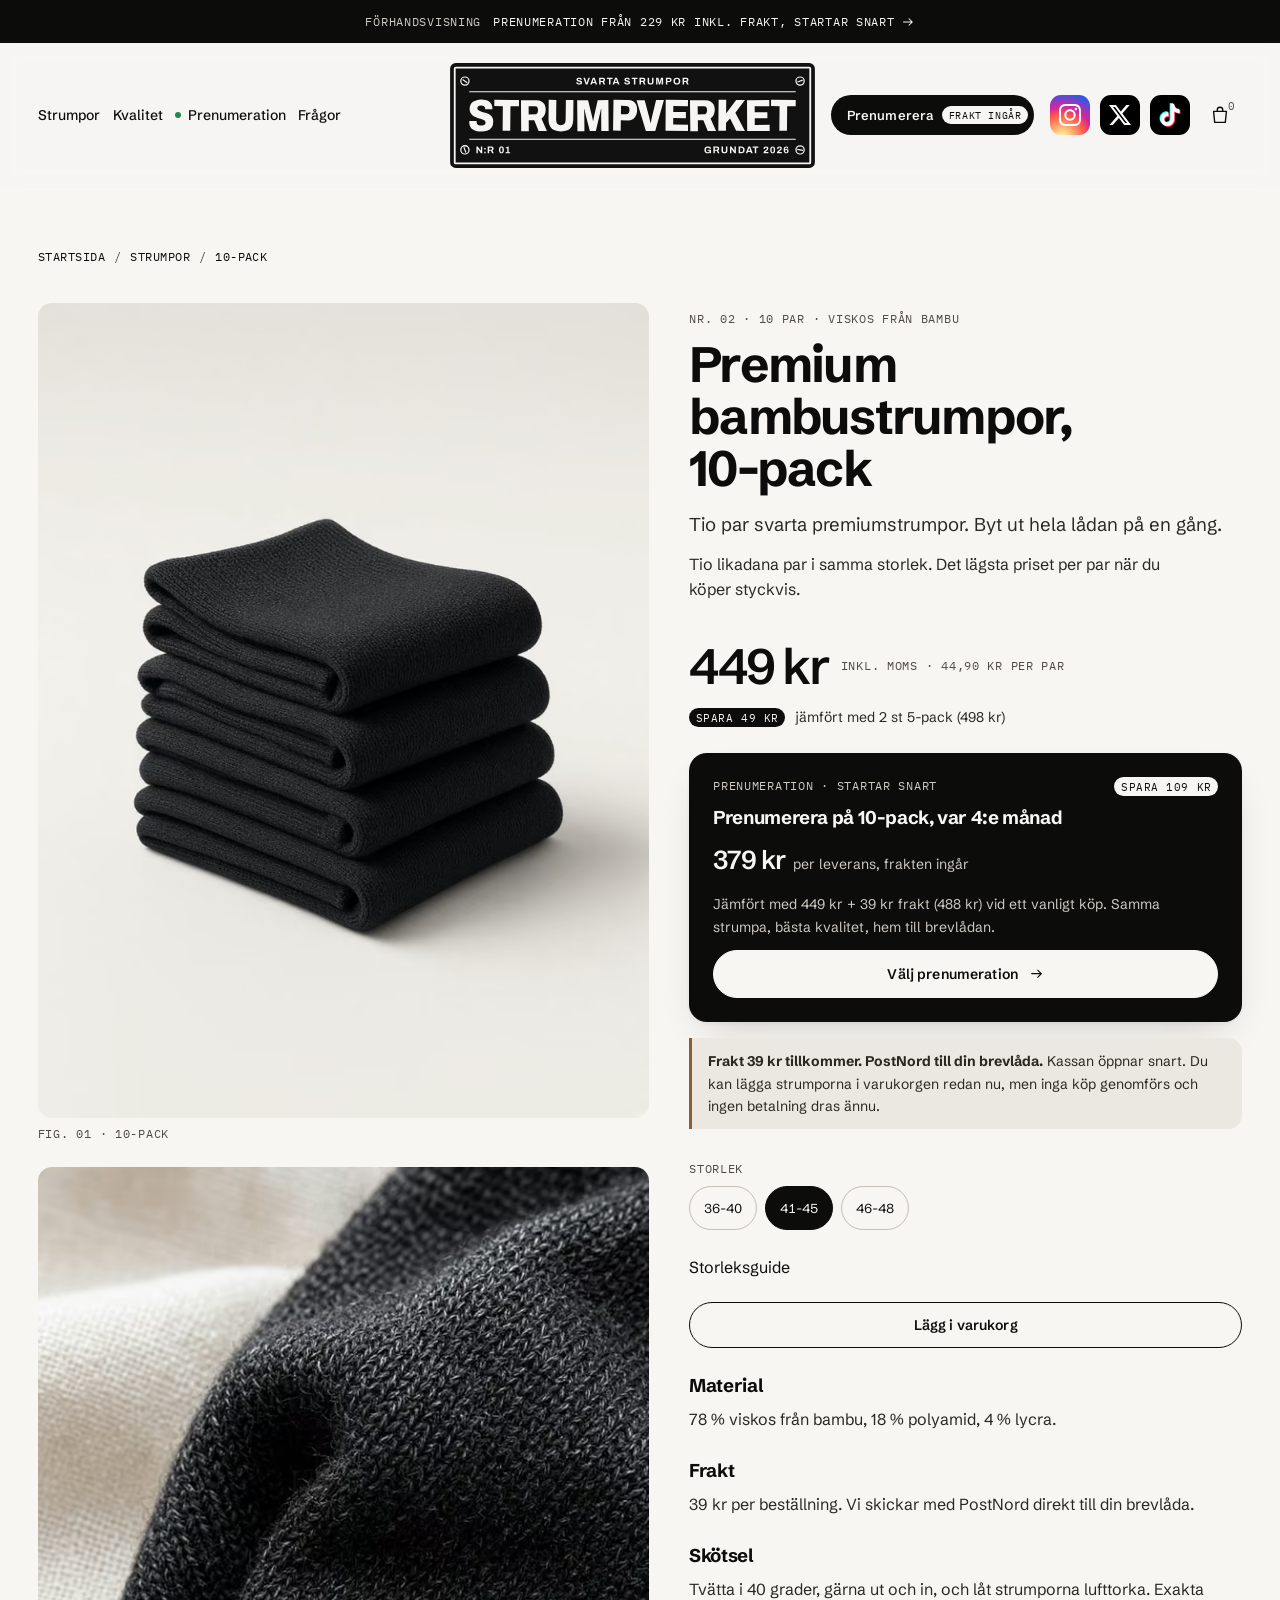
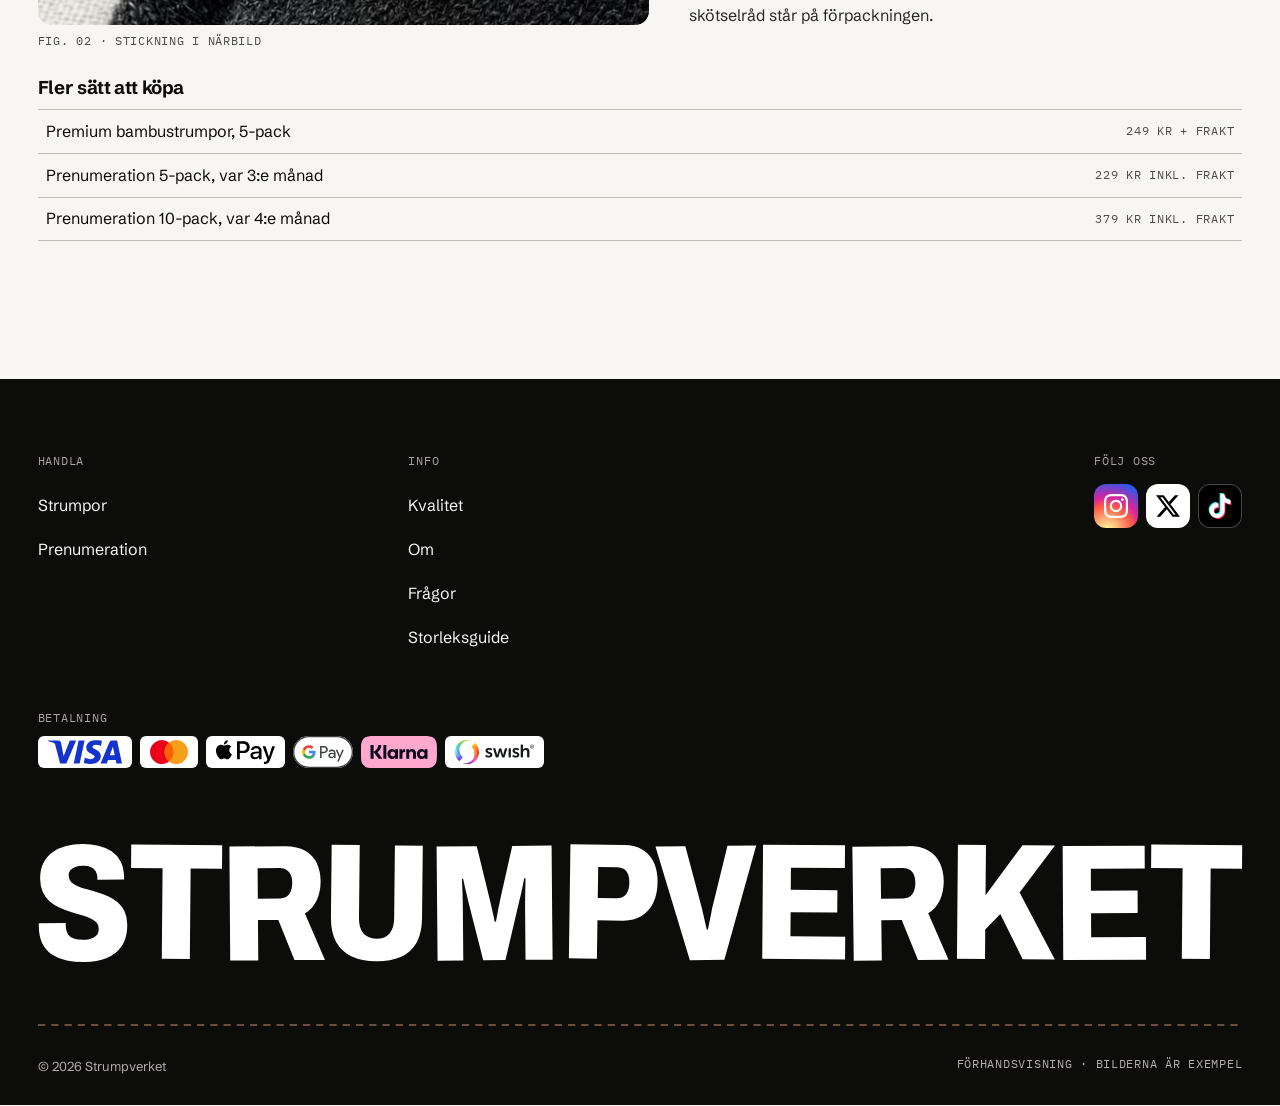
<file: strumpor/10-pack/index.html>
<!doctype html>
<html lang="sv">
<head>
<meta charset="utf-8">
<meta name="viewport" content="width=device-width, initial-scale=1">
<title>10-pack premium bambustrumpor, svarta | Strumpverket</title>
<meta name="description" content="10 par svarta premiumstrumpor i viskos från bambu för 449 kr inkl. moms. Frakt 39 kr tillkommer, PostNord till brevlådan.">
<meta name="robots" content="noindex, nofollow">
<link rel="canonical" href="https://strumpverket.se/strumpor/10-pack/">
<!-- STRUMPVERKET favicons (brand/final/favicon/head-snippet.html), relative paths so they resolve at the site root (strumpverket.se) -->
<link rel="icon" href="../../favicon.ico" sizes="48x48">
<link rel="icon" href="../../favicon.svg" type="image/svg+xml">
<link rel="icon" href="../../favicon-32.png" type="image/png" sizes="32x32">
<link rel="icon" href="../../favicon-16.png" type="image/png" sizes="16x16">
<link rel="apple-touch-icon" href="../../apple-touch-icon.png" sizes="180x180">
<link rel="manifest" href="../../site.webmanifest">
<meta name="theme-color" content="#111111">
<meta property="og:type" content="website">
<meta property="og:locale" content="sv_SE">
<meta property="og:site_name" content="Strumpverket">
<meta property="og:title" content="10-pack premium bambustrumpor, svarta">
<meta property="og:description" content="10 par svarta premiumstrumpor i viskos från bambu för 449 kr inkl. moms. Frakt 39 kr tillkommer, PostNord till brevlådan.">
<meta property="og:url" content="https://strumpverket.se/strumpor/10-pack/">
<meta property="og:image" content="https://strumpverket.se/assets/img/3pack-768.jpg">
<meta property="og:image:width" content="768">
<meta property="og:image:height" content="1024">
<meta property="og:image:alt" content="Vikta par svarta strumpor staplade på varandra på ljus bakgrund">
<meta name="twitter:card" content="summary_large_image">
<meta name="twitter:title" content="10-pack premium bambustrumpor, svarta">
<meta name="twitter:description" content="10 par svarta premiumstrumpor i viskos från bambu för 449 kr inkl. moms. Frakt 39 kr tillkommer, PostNord till brevlådan.">
<meta name="twitter:image" content="https://strumpverket.se/assets/img/3pack-768.jpg">
<meta name="twitter:image:alt" content="Vikta par svarta strumpor staplade på varandra på ljus bakgrund">
<link rel="preload" href="../../assets/fonts/schibsted-grotesk-var.woff2" as="font" type="font/woff2" crossorigin>
<link rel="preload" as="image" type="image/avif" imagesrcset="../../assets/img/3pack-400.avif 400w, ../../assets/img/3pack-768.avif 768w" imagesizes="(min-width: 60rem) 46vw, 92vw" fetchpriority="high">
<style> @font-face{font-family: "Schibsted Grotesk";src: url("../../assets/fonts/schibsted-grotesk-var.woff2") format("woff2");font-weight: 400 800;font-style: normal;font-display: swap}@font-face{font-family: "Plex Mono";src: url("../../assets/fonts/ibm-plex-mono-400.woff2") format("woff2");font-weight: 400;font-style: normal;font-display: swap}@font-face{font-family: "Grotesk Fallback";src: local("Arial"),local("Helvetica"),local("Liberation Sans");size-adjust: 101%;ascent-override: 96%;descent-override: 26%}:root{--paper: #f7f6f3;--paper-2: #ebe8e2;--paper-3: #ddd8cf;--white: #ffffff;--ink: #0c0c0b;--ink-2: #2a2824;--muted: #4f4b45;--line: #c4beb4;--bronze: #8c5e36;--bronze-dark: #b8845a;--live: #1f8a4c;--live-bright: #3ccf74;--thread: var(--bronze);--font-sans: "Schibsted Grotesk","Grotesk Fallback",system-ui,sans-serif;--font-mono: "Plex Mono",ui-monospace,"SFMono-Regular",Menlo,monospace;--step--1: 0.75rem;--step-0: 1rem;--step-1: clamp(1.0625rem,1rem + 0.2vw,1.1875rem);--step-2: clamp(1.375rem,1.15rem + 0.6vw,1.625rem);--step-3: clamp(2rem,1.3rem + 2.25vw,3.25rem);--step-4: clamp(2.5rem,1.1rem + 4.3vw,5.25rem);--s-1: 0.25rem;--s-2: 0.5rem;--s-3: 0.75rem;--s-4: 1rem;--s-5: 1.5rem;--s-6: 2rem;--s-7: 3rem;--s-8: 4rem;--s-9: 6rem;--section: clamp(4rem,2rem + 8.3vw,8.75rem);--gutter: clamp(1.25rem,0.6rem + 2.2vw,2.5rem);--max: 86rem;--radius: 14px;--radius-lg: clamp(18px,1rem + 1vw,28px);--shadow-1: 0 1px 2px rgb(17 17 17 / 0.04),0 4px 14px -6px rgb(17 17 17 / 0.08);--shadow-2: 0 2px 4px rgb(17 17 17 / 0.04),0 18px 40px -18px rgb(17 17 17 / 0.22);--ease-out: cubic-bezier(0.22,1,0.36,1);--ease-in-out: cubic-bezier(0.65,0,0.35,1);--header-h: 4rem;--masthead-h: 9rem;color-scheme: light}@media (min-width: 64rem){:root{--s-6: 1.75rem;--s-7: 2.5rem;--s-8: 3.25rem;--s-9: 4.75rem}}*,*::before,*::after{box-sizing: border-box}html{-webkit-text-size-adjust: 100%;text-size-adjust: 100%;scroll-padding-top: calc(var(--header-h) + 1rem)}@media (prefers-reduced-motion: no-preference){html{scroll-behavior: smooth}}body{margin: 0;background: var(--paper);color: var(--ink);font-family: var(--font-sans);font-size: var(--step-0);line-height: 1.6;font-weight: 400;-webkit-font-smoothing: antialiased;font-kerning: normal}img,video,svg{display: block;max-width: 100%}[hidden]{display: none !important}img,video{height: auto}button,input{font: inherit;color: inherit}a{color: inherit}h1,h2,h3{margin: 0;font-weight: 700;line-height: 1.04;letter-spacing: -0.035em;text-wrap: balance}p{margin: 0;text-wrap: pretty}ul,ol{margin: 0;padding: 0;list-style: none}:focus-visible{outline: 2px solid var(--ink);outline-offset: 3px;border-radius: 2px}.skip-link{position: absolute;left: var(--gutter);top: -100px;z-index: 100;background: var(--ink);color: var(--paper);padding: var(--s-3) var(--s-4);text-decoration: none}.skip-link:focus{top: var(--s-3)}.visually-hidden{position: absolute !important;width: 1px;height: 1px;overflow: hidden;clip-path: inset(50%);white-space: nowrap}.wrap{width: 100%;max-width: var(--max);margin-inline: auto;padding-inline: var(--gutter)}.label{font-family: var(--font-mono);font-size: var(--step--1);letter-spacing: 0.06em;text-transform: uppercase;color: var(--muted);line-height: 1.4}.site-header{position: sticky;top: 0;z-index: 20;background: color-mix(in srgb,var(--paper) 88%,transparent);backdrop-filter: saturate(1.2) blur(10px);-webkit-backdrop-filter: saturate(1.2) blur(10px);border-bottom: 1px solid transparent;transition: border-color 0.3s}.site-header.is-scrolled{border-bottom-color: var(--line)}.site-header>.wrap{height: var(--header-h);display: grid;grid-template-columns: 1fr auto 1fr;align-items: center;gap: var(--s-4)}.nav{display: none}.nav ul{display: flex;flex-wrap: wrap;gap: clamp(0.65rem,-0.8rem + 2vw,var(--s-6))}.nav a{text-decoration: none;font-size: 0.9375rem;white-space: nowrap}@media (min-width: 52rem) and (max-width: 71.99rem){.nav a{font-size: 0.875rem}.nav ul{gap: 0.7rem}}@media (min-width: 52rem) and (max-width: 59.99rem){.nav ul{gap: 0.5rem}.nav a{font-size: 0.8125rem}}.header-left{display: flex;align-items: center}.header-right{display: flex;justify-content: flex-end;align-items: center;gap: var(--s-2)}@media (min-width: 52rem){.nav{display: block}.icon-btn.menu-toggle{display: none}}.u-link{position: relative;text-decoration: none;padding-bottom: 2px}.u-link::after{content: "";position: absolute;left: 0;right: 0;bottom: 0;height: 1px;background: currentColor;transform: scaleX(0);transform-origin: right center;transition: transform 0.45s var(--ease-out)}.u-link:hover::after,.u-link:focus-visible::after{transform: scaleX(1);transform-origin: left center}.u-link.hit{display: inline-flex;align-items: center;min-height: 44px;padding-bottom: 0}.u-link.hit::after{bottom: auto;top: calc(50% + 0.62em)}.u-link.hit-slop::before{content: "";position: absolute;left: -0.2em;right: -0.2em;top: 50%;height: 44px;transform: translateY(-50%)}.wordmark{display: block;position: relative;text-decoration: none;color: var(--ink);padding: 8px;margin: -8px}.wordmark img{display: block;max-width: none;height: auto}.wordmark .wordmark__plate{display: none;width: clamp(330px,250px + 9vw,380px)}.wordmark__plain{width: 196px}@media (min-width: 40rem){.wordmark__plain{width: 224px}}@media (min-width: 64rem){.site-header{top: calc(var(--header-h) - var(--masthead-h))}.site-header>.wrap{position: relative;height: var(--masthead-h)}.wordmark{position: static}.wordmark .wordmark__plate{display: block;transition: opacity 0.35s var(--ease-out)}.wordmark__plain{position: absolute;inset-inline: 0;bottom: calc((var(--header-h) - 22px) / 2);margin-inline: auto;opacity: 0;visibility: hidden;translate: 0 6px;transition: opacity 0.35s var(--ease-out),translate 0.5s var(--ease-out),visibility 0s linear 0.35s}.header-left,.header-right{transition: translate 0.5s var(--ease-out)}.site-header.is-scrolled .wordmark__plate{opacity: 0}.site-header.is-scrolled .wordmark__plain{opacity: 1;visibility: visible;translate: 0 0;transition-delay: 0s}.site-header.is-scrolled :is(.header-left,.header-right){translate: 0 calc((var(--masthead-h) - var(--header-h)) / 2)}}@media (prefers-reduced-motion: no-preference){.js .wordmark :is(.wordmark__plate,.wordmark__plain){animation: plate-in 1.1s var(--ease-out) 0.15s backwards}.wordmark .wordmark__plate{transition: opacity 0.35s var(--ease-out),translate 0.45s var(--ease-out)}.wordmark:is(:hover,:focus-visible) .wordmark__plate,.site-header.is-scrolled .wordmark:is(:hover,:focus-visible) .wordmark__plain{translate: 0 -2px}}@media (prefers-reduced-motion: reduce){.wordmark img,.header-left,.header-right{translate: none !important}}@keyframes letter-up{to{transform: translateY(0)}}@keyframes draw{to{stroke-dashoffset: 0}}@keyframes plate-in{from{clip-path: inset(0 100% 0 0)}to{clip-path: inset(0 0 0 0)}}.icon-btn{position: relative;display: inline-grid;place-items: center;width: 44px;height: 44px;border: 0;background: transparent;border-radius: 50%;cursor: pointer;transition: background-color 0.25s}.icon-btn:hover{background: var(--paper-2)}.icon-btn svg{width: 22px;height: 22px}.cart-count{position: absolute;top: 4px;right: 2px;min-width: 18px;height: 18px;padding: 0 5px;border-radius: 9px;background: var(--ink);color: var(--paper);font-family: var(--font-mono);font-size: 0.6875rem;line-height: 18px;text-align: center}.cart-count[data-count="0"]{background: transparent;color: var(--muted)}.cart-count.is-bumping{animation: bump 0.5s var(--ease-out)}@keyframes bump{0%{scale: 1}35%{scale: 1.45}100%{scale: 1}}@media (prefers-reduced-motion: reduce){.cart-count.is-bumping{animation: none}}.mobile-nav{display: none;border-top: 1px solid var(--line)}.mobile-nav.is-open{display: block}.mobile-nav ul{display: grid;padding-block: var(--s-3) var(--s-5)}.mobile-nav a{display: block;padding: var(--s-3) 0;font-size: var(--step-2);font-weight: 600;letter-spacing: -0.03em;text-decoration: none}@media (min-width: 52rem){.mobile-nav,.mobile-nav.is-open{display: none}}.btn{--btn-bg: var(--ink);--btn-fg: var(--paper);--btn-fill: var(--paper);--btn-fill-fg: var(--ink);position: relative;isolation: isolate;overflow: hidden;display: inline-flex;align-items: center;justify-content: center;gap: 0.75em;min-height: 52px;padding: 0 1.6em;border: 1px solid var(--ink);border-radius: 999px;background: var(--btn-bg);color: var(--btn-fg);font-size: 0.9375rem;font-weight: 500;letter-spacing: 0.01em;text-decoration: none;cursor: pointer;transition: color 0.45s var(--ease-out),translate 0.4s var(--ease-out),scale 0.25s var(--ease-out),box-shadow 0.45s var(--ease-out)}.btn:hover{box-shadow: 0 10px 24px -14px rgb(17 17 17 / 0.45)}.btn:active{scale: 0.97;transition-duration: 0.45s,0.4s,0.1s,0.45s}.btn::before{content: "";position: absolute;inset: 0;z-index: -1;background: var(--btn-fill);transform: scaleX(0);transform-origin: right center;transition: transform 0.55s var(--ease-out)}.btn:hover,.btn:focus-visible{color: var(--btn-fill-fg)}.btn:hover::before,.btn:focus-visible::before{transform: scaleX(1);transform-origin: left center}.btn__arrow{width: 1.1em;height: 1.1em;transition: transform 0.45s var(--ease-out)}.btn:hover .btn__arrow,.btn:focus-visible .btn__arrow{transform: translateX(4px)}.btn--ghost{--btn-bg: transparent;--btn-fg: var(--ink);--btn-fill: var(--ink);--btn-fill-fg: var(--paper)}.btn--block{width: 100%}@media (prefers-reduced-motion: reduce){.btn,.btn::before,.btn__arrow{transition-duration: 0.01s}.btn:active{scale: 1}}.add-btn{--btn-bg: transparent;--btn-fg: var(--ink);--btn-fill: var(--ink);--btn-fill-fg: var(--paper);width: 100%;min-height: 48px}.add-btn::before{transform: scaleY(0);transform-origin: bottom}.add-btn:hover::before,.add-btn:focus-visible::before{transform: scaleY(1);transform-origin: bottom}.add-btn__label,.add-btn__done{display: inline-flex;align-items: center;gap: 0.6em;transition: translate 0.45s var(--ease-out),opacity 0.3s}.add-btn__done{position: absolute;inset: 0;justify-content: center;translate: 0 110%;opacity: 0}.add-btn.is-added{color: var(--paper)}.add-btn.is-added::before{transform: scaleY(1)}.add-btn.is-added .add-btn__label{translate: 0 -110%;opacity: 0}.add-btn.is-added .add-btn__done{translate: 0 0;opacity: 1}.add-btn__done path{stroke-dasharray: 24;stroke-dashoffset: 24}.add-btn.is-added .add-btn__done path{animation: draw 0.5s var(--ease-out) 0.15s forwards}@media (prefers-reduced-motion: reduce){.add-btn__label,.add-btn__done{transition: none}.add-btn.is-added .add-btn__done path{animation: none;stroke-dashoffset: 0}}.hero{padding-top: clamp(2.5rem,1rem + 6vw,6rem)}.hero__top{display: grid;gap: var(--s-6);align-items: end}.hero h1{font-size: var(--step-4);font-weight: 600;letter-spacing: -0.05em;line-height: 0.95}.hero h1 .line{display: block;overflow: hidden;padding-bottom: 0.06em}.hero h1 .line>span{display: inline-block}.hero__head{display: grid;gap: var(--s-5)}.hero__aside{display: grid;gap: var(--s-5);max-width: 31rem}.hero__lede{font-size: var(--step-1);color: var(--ink-2);line-height: 1.5}.hero__promise{padding-top: var(--s-4);border-top: 1px solid var(--line);color: var(--ink-2);font-size: 0.9375rem}.hero__promise strong{color: var(--ink);font-weight: 600}.hero__spec{display: grid;grid-template-columns: repeat(3,minmax(0,1fr));gap: var(--s-4);margin: clamp(2.5rem,1.5rem + 3vw,4rem) 0 0;padding-top: var(--s-4);border-top: 1px solid var(--ink)}.hero__spec div{display: flex;flex-direction: column-reverse;justify-content: flex-end;gap: var(--s-1)}.hero__spec dt{font-family: var(--font-mono);font-size: 0.75rem;letter-spacing: 0.06em;text-transform: uppercase;color: var(--muted);line-height: 1.4}.hero__spec dd{margin: 0;font-size: var(--step-2);font-weight: 600;letter-spacing: -0.03em;line-height: 1.1;font-variant-numeric: tabular-nums}.hero__cta{display: flex;flex-wrap: wrap;align-items: center;gap: var(--s-5)}.hero__media{margin: clamp(1.5rem,1rem + 2vw,2.5rem) 0 0}.hero__frame{position: relative;overflow: hidden;background: var(--paper-3);aspect-ratio: 4 / 5;border-radius: 2px}.hero__frame video,.hero__frame picture,.hero__frame img{position: absolute;inset: 0;width: 100%;height: 100%;object-fit: cover;object-position: 62% 50%}.hero__frame video{opacity: 0;transition: opacity 0.8s}.hero__frame video.is-playing{opacity: 1}.media-toggle{position: absolute;right: var(--s-4);bottom: var(--s-4);z-index: 2;display: inline-flex;align-items: center;gap: 0.5em;min-height: 44px;padding: 0 0.95em;border: 0;border-radius: 999px;cursor: pointer;background: color-mix(in srgb,var(--paper) 86%,transparent);color: var(--ink);font-family: var(--font-mono);font-size: 0.75rem;letter-spacing: 0.06em;text-transform: uppercase;backdrop-filter: blur(6px);-webkit-backdrop-filter: blur(6px)}.media-toggle svg{width: 12px;height: 12px}.media-toggle[hidden]{display: none}.hero__caption{display: flex;flex-wrap: wrap;justify-content: space-between;gap: var(--s-4);padding-top: var(--s-3)}@media (min-width: 40rem){.hero__frame{aspect-ratio: 16 / 9}}@media (min-width: 60rem){.hero__top{grid-template-columns: 1.45fr 1fr;gap: var(--s-8)}.hero__aside{padding-bottom: 0.6rem}}@media (prefers-reduced-motion: no-preference){.js .hero h1 .line>span{transform: translateY(105%);animation: letter-up 1.1s var(--ease-out) forwards}.js .hero h1 .line:nth-child(2)>span{animation-delay: 0.12s}.js .hero__eyebrow{opacity: 0;animation: fade-up 0.9s var(--ease-out) 0.1s forwards}.js .hero__spec{opacity: 0;animation: fade-up 1s var(--ease-out) 0.5s forwards}.js .hero__aside{opacity: 0;animation: fade-up 1s var(--ease-out) 0.35s forwards}}@keyframes fade-up{from{opacity: 0;transform: translateY(16px)}to{opacity: 1;transform: none}}.section{padding-block: var(--section)}.section-head{display: grid;gap: var(--s-5);margin-bottom: clamp(3rem,1.75rem + 3.5vw,5.5rem)}.section-head .label{margin-bottom: var(--s-3)}.section-head h2{font-size: var(--step-3)}.section-head>p{color: var(--ink-2);max-width: 34rem;font-size: var(--step-1);line-height: 1.5}@media (min-width: 60rem){.section-head{grid-template-columns: 1fr 1fr;align-items: end;gap: var(--s-8)}}.stitch-divider{width: 100%;height: 6px;color: var(--thread)}.stitch-divider line{stroke: currentColor;stroke-width: 1.5;stroke-dasharray: 6 5}@media (prefers-reduced-motion: no-preference){.js .stitch-divider line{clip-path: inset(0 100% 0 0);transition: clip-path 1.6s var(--ease-in-out)}.js .stitch-divider.is-in line{clip-path: inset(0 0 0 0)}}.products{display: grid;gap: var(--s-6) var(--s-3);grid-template-columns: repeat(2,minmax(0,1fr));align-items: stretch}@media (min-width: 60rem){.products{gap: var(--s-7) var(--s-5)}}@media (min-width: 72rem){.products{grid-template-columns: repeat(4,minmax(0,1fr))}}.product-card{display: flex;flex-direction: column;gap: var(--s-3);min-width: 0;height: 100%}.product{display: flex;flex-direction: column;flex: 1;min-width: 0}.product__media-link{display: block;color: inherit;text-decoration: none}.product__media-link:focus-visible{outline-offset: 2px}.product__media{position: relative;overflow: hidden;background: #eeebe6;aspect-ratio: 3 / 4}.product__media img{width: 100%;height: 100%;object-fit: cover;transition: scale 1.2s var(--ease-out)}.product-card:hover .product__media img,.product-card:focus-within .product__media img{scale: 1.035}@media (prefers-reduced-motion: reduce){.product-card:hover .product__media img,.product-card:focus-within .product__media img{scale: 1}}@media (max-width: 39.99rem){.product__media{aspect-ratio: 1 / 1}.product__row{flex-direction: column;align-items: flex-start;gap: 0.15rem}.product__name{font-size: 1.125rem}.product__price{align-items: flex-start;text-align: left;font-size: 1rem}.product__desc{font-size: 0.875rem;line-height: 1.45}.product__meta{flex-wrap: wrap}.product-card .add-btn{font-size: 0.8125rem;padding-inline: 0.4em}.product-card .sizes__opts{gap: 0.35rem}.product-card .chip{flex: 1 1 2.5rem}.product-card .chip span{width: 100%;min-width: 0;padding-inline: 0.2em;font-size: 0.75rem}}.product__tag{position: absolute;left: var(--s-3);top: var(--s-3);font-family: var(--font-mono);font-size: 0.6875rem;letter-spacing: 0.06em;text-transform: uppercase;background: var(--paper);color: var(--ink);padding: 0.3em 0.6em}.product__placard{display: flex;flex-direction: column;gap: var(--s-2);flex: 1;padding-top: var(--s-1);border-top: 1px solid var(--ink)}.product__placard .add-btn{margin-top: auto}.product__row{display: flex;justify-content: space-between;align-items: flex-start;gap: var(--s-3);padding-top: var(--s-3)}.product__name{flex: 1;min-width: 0;font-size: var(--step-1);font-weight: 600;letter-spacing: -0.02em;line-height: 1.2}.product__price{flex: none;display: flex;flex-direction: column;align-items: flex-end;gap: 0.1rem;font-size: var(--step-1);font-weight: 500;font-variant-numeric: tabular-nums;line-height: 1.15;text-align: right}.price-was{color: var(--muted);font-weight: 400;font-size: 0.8125rem;text-decoration: line-through;letter-spacing: 0}.price-now{font-weight: 500}.save-line{display: flex;flex-wrap: wrap}.save-badge{display: inline-block;padding: 0.28em 0.6em 0.22em;border-radius: 999px;background: var(--ink);color: var(--paper);font-family: var(--font-mono);font-size: 0.6875rem;font-weight: 400;letter-spacing: 0.05em;text-transform: uppercase;line-height: 1.3;white-space: nowrap}.size-extra{display: flex}.callout{padding: var(--s-3) var(--s-4);background: var(--paper-2);border-left: 3px solid var(--bronze);color: var(--ink-2);font-size: 0.9375rem}.section-head + .callout{margin-top: calc(-1 * clamp(1.25rem,0.8rem + 1.5vw,2.5rem));margin-bottom: clamp(1.75rem,1rem + 2vw,2.75rem);max-width: 42rem}.product__desc{color: var(--ink-2);font-size: 0.9375rem}.product__meta{display: flex;justify-content: space-between;gap: var(--s-3)}.sizes{border: 0;padding: 0;margin: var(--s-2) 0 var(--s-1);min-width: 0}.sizes legend{padding: 0;margin-bottom: var(--s-2)}.sizes__opts{display: flex;flex-wrap: wrap;gap: var(--s-2)}.chip{position: relative}.chip input{position: absolute;opacity: 0;inset: 0;margin: 0;cursor: pointer}.chip span{display: inline-grid;place-items: center;min-width: 4.25rem;min-height: 44px;padding: 0 0.8em;border: 1px solid var(--line);border-radius: 999px;font-size: 0.875rem;font-variant-numeric: tabular-nums;transition: border-color 0.2s,background-color 0.2s,color 0.2s}.chip input:hover + span{border-color: var(--ink)}.chip input:checked + span{background: var(--ink);border-color: var(--ink);color: var(--paper)}.chip input:focus-visible + span{outline: 2px solid var(--ink);outline-offset: 2px}.why{display: grid;gap: var(--s-8)}.why__statement{font-size: var(--step-3);font-weight: 600;letter-spacing: -0.04em;line-height: 1.05;max-width: 22ch;text-wrap: balance}.why__grid{display: grid;gap: var(--s-7)}.why__media figure{margin: 0}.why__media .frame{overflow: hidden;background: var(--paper-3);aspect-ratio: 4 / 3}.why__media img{width: 100%;height: 100%;object-fit: cover}.why__media figcaption{padding-top: var(--s-3)}.points{display: grid;gap: 0;counter-reset: pt}.points li{display: grid;grid-template-columns: 3.5rem 1fr;gap: var(--s-4);padding: var(--s-5) 0;border-top: 1px solid var(--line)}.points li:last-child{border-bottom: 1px solid var(--line)}.points h3{font-size: var(--step-1);letter-spacing: -0.02em;margin-bottom: var(--s-2);line-height: 1.25}.points p{color: var(--ink-2)}.why__note{margin-top: var(--s-5);color: var(--muted);font-size: 0.875rem}@media (min-width: 60rem){.why__grid{grid-template-columns: 1.1fr 1fr;gap: var(--s-9);align-items: start}.why__media{position: sticky;top: calc(var(--header-h) + 2rem)}}.box{background: var(--paper-2)}.box__grid{display: grid;gap: var(--s-7);align-items: center}.box__media{overflow: hidden;background: #eeebe6;aspect-ratio: 3 / 4;max-width: 34rem}.box__media img{width: 100%;height: 100%;object-fit: cover}.box__body{display: grid;gap: var(--s-5);max-width: 34rem}.box__body h2{font-size: var(--step-3)}.box__body>p{color: var(--ink-2);font-size: var(--step-1);line-height: 1.5}.box__list li{display: flex;gap: var(--s-3);padding: var(--s-3) 0;border-top: 1px solid var(--line)}.box__list li::before{content: "";flex: none;width: 14px;margin-top: 0.75em;border-top: 1.5px dashed var(--thread)}.box__price{display: flex;align-items: center;gap: var(--s-3);flex-wrap: wrap}.box__price strong{font-size: var(--step-2);font-weight: 600;letter-spacing: -0.03em}@media (min-width: 60rem){.box__grid{grid-template-columns: 1fr 1fr;gap: var(--s-9)}}.products--duo{grid-template-columns: minmax(0,1fr);gap: var(--s-7)}@media (min-width: 40rem){.products--duo{grid-template-columns: repeat(2,minmax(0,1fr));gap: var(--s-7) var(--s-5)}}@media (min-width: 72rem){.products--duo{grid-template-columns: repeat(2,minmax(0,1fr));gap: var(--s-7) var(--s-7)}}.products--duo .product__media{aspect-ratio: 4 / 3}.products--duo .product__media img{object-position: 50% 55%}.products--duo .product__name{font-size: var(--step-2)}.products--duo .product__price .price-now{font-size: var(--step-2);font-weight: 600;letter-spacing: -0.03em}@media (max-width: 39.99rem){.products--duo .product__media{aspect-ratio: 4 / 3}.products--duo .product__row{flex-direction: row;align-items: flex-start}.products--duo .product__price{align-items: flex-end;text-align: right}.products--duo .product-card .add-btn{font-size: 0.9375rem}.products--duo .product-card .chip{flex: 1 1 4rem}.products--duo .product-card .chip span{font-size: 0.875rem}}.price-unit{font-family: var(--font-mono);font-size: 0.75rem;font-weight: 400;letter-spacing: 0.04em;color: var(--muted);text-transform: uppercase}.save-line{align-items: center;gap: 0.35rem 0.6rem}.save-note{font-size: 0.875rem;color: var(--ink-2)}.ship-line{font-size: 0.9375rem;color: var(--ink-2)}.ship-line strong{color: var(--ink);font-weight: 600}.subs{display: grid;gap: var(--s-5)}@media (min-width: 48rem){.subs{grid-template-columns: repeat(2,minmax(0,1fr))}}.sub-card{display: flex}.sub{display: flex;flex-direction: column;gap: var(--s-4);flex: 1;padding: clamp(1.25rem,0.8rem + 2vw,2.25rem);background: var(--paper);border: 1px solid var(--line);border-top: 2px solid var(--ink)}.sub__name{font-size: var(--step-3)}.sub__name span{display: block;margin-top: 0.15em;font-size: var(--step-1);font-weight: 500;letter-spacing: -0.02em;color: var(--ink-2)}.sub__price{display: flex;flex-wrap: wrap;align-items: baseline;gap: var(--s-3)}.sub__price strong{font-size: var(--step-2);font-weight: 600;letter-spacing: -0.03em;font-variant-numeric: tabular-nums}.sub .add-btn{margin-top: auto}.sub .sizes{margin: 0}.faq{max-width: 56rem}.faq details{border-top: 1px solid var(--line)}.faq details:last-child{border-bottom: 1px solid var(--line)}.faq summary{display: flex;justify-content: space-between;align-items: center;gap: var(--s-4);padding: var(--s-5) 0;cursor: pointer;list-style: none;font-size: var(--step-1);font-weight: 500;letter-spacing: -0.015em}.faq summary::-webkit-details-marker{display: none}.faq summary .plus{position: relative;flex: none;width: 16px;height: 16px}.faq summary .plus::before,.faq summary .plus::after{content: "";position: absolute;left: 0;top: 50%;width: 100%;height: 1.5px;background: currentColor;transition: transform 0.4s var(--ease-out)}.faq summary .plus::after{transform: rotate(90deg)}.faq details[open] summary .plus::after{transform: rotate(0deg)}.faq .answer{padding: 0 0 var(--s-6);max-width: 44rem;color: var(--ink-2)}.faq details::details-content{block-size: 0;overflow-y: clip;transition: block-size 0.45s var(--ease-out),content-visibility 0.45s allow-discrete}.faq details[open]::details-content{block-size: auto}@supports (interpolate-size: allow-keywords){:root{interpolate-size: allow-keywords}}@media (prefers-reduced-motion: reduce){.faq details::details-content{transition: none}}.news{border-top: 1px solid var(--line)}.news__grid{display: grid;gap: var(--s-6)}.news h2{font-size: var(--step-3)}.news__form{display: grid;gap: var(--s-3);max-width: 34rem}.news__field{display: flex;flex-direction: column;gap: var(--s-3)}.news__field input{min-height: 52px;padding: 0 1.2em;border: 1px solid var(--ink);border-radius: 999px;background: transparent}.news__field input::placeholder{color: var(--muted);opacity: 1}.news__note{font-size: 0.875rem;color: var(--muted)}.news__status{min-height: 1.5em;font-size: 0.9375rem}@media (min-width: 40rem){.news__field{flex-direction: row}.news__field input{flex: 1}}@media (min-width: 60rem){.news__grid{grid-template-columns: 1fr 1fr;align-items: end;gap: var(--s-9)}}.site-footer{padding-top: var(--s-9);padding-bottom: var(--s-6);background: var(--ink);color: var(--paper)}.site-footer a{color: var(--paper)}.site-footer :focus-visible,.moment :focus-visible{outline-color: var(--paper)}.footer-cols{display: grid;gap: var(--s-7);grid-template-columns: repeat(2,1fr)}.footer-cols h2{font-family: var(--font-mono);font-size: var(--step--1);font-weight: 400;letter-spacing: 0.06em;text-transform: uppercase;color: #a9a49b;margin-bottom: var(--s-4)}.footer-cols ul{display: grid;gap: 0}.footer-cols a.hit{width: max-content;max-width: 100%}.footer-cols a{text-decoration: none}.footer-cols .socials{display: flex;flex-wrap: wrap;gap: var(--s-2)}.socials a{display: inline-grid;place-items: center;width: 44px;height: 44px;border-radius: 50%;border: 1px solid #45423d;transition: background-color 0.3s,color 0.3s,border-color 0.3s,translate 0.3s var(--ease-out)}.socials a:hover,.socials a:focus-visible{background: var(--paper);color: var(--ink);border-color: var(--paper);translate: 0 -2px}@media (prefers-reduced-motion: reduce){.socials a:hover,.socials a:focus-visible{translate: none}}.socials svg{width: 18px;height: 18px;fill: currentColor}.socials-col{grid-column: 1 / -1}.header-socials{display: none;align-items: center;gap: 2px;margin: 0;padding: 0;list-style: none}.header-socials a{display: inline-grid;place-items: center;width: 44px;height: 44px;border-radius: 50%;color: var(--ink);border: 1px solid transparent;transition: background-color 0.3s,border-color 0.3s,translate 0.3s var(--ease-out)}.header-socials a:hover,.header-socials a:focus-visible{background: var(--paper-2);border-color: var(--line);translate: 0 -2px}@media (prefers-reduced-motion: reduce){.header-socials a:hover,.header-socials a:focus-visible{translate: none}}.header-socials svg{width: 18px;height: 18px;fill: currentColor}@media (min-width: 64rem){.header-socials{display: flex}}.socials--light a{color: var(--ink);border-color: var(--line)}.socials--light a:hover,.socials--light a:focus-visible{background: var(--ink);color: var(--paper);border-color: var(--ink)}.mobile-socials{display: grid;gap: var(--s-3);padding-bottom: var(--s-5);border-top: 1px solid var(--line);padding-top: var(--s-4)}.mobile-socials .label{margin: 0}.pay-block{margin-top: var(--s-8)}.pay-block h2{font-family: var(--font-mono);font-size: var(--step--1);font-weight: 400;letter-spacing: 0.06em;text-transform: uppercase;color: #a9a49b;margin: 0 0 var(--s-3)}.pay-row{display: flex;flex-wrap: wrap;align-items: center;gap: 8px}.pay-badge{display: inline-flex;align-items: center;justify-content: center;box-sizing: border-box;height: 32px;padding: 4px 10px;background: #fff;border-radius: 6px}.pay-badge img{display: block;height: 24px;width: auto;max-width: none}.pay-badge--mark{padding: 0;background: transparent}.pay-badge--mark img{height: 32px}.footer-mark{margin-top: var(--s-9);container-type: inline-size}.footer-mark .mark{width: 100%;height: auto}.footer-mark .stitch-divider{margin-top: 5cqi;color: var(--bronze-dark)}.footer-base{display: flex;flex-wrap: wrap;justify-content: space-between;gap: var(--s-3);margin-top: var(--s-6);font-size: 0.8125rem;color: #b5b0a7}.footer-base .label{color: #b5b0a7}@media (min-width: 52rem){.footer-cols{grid-template-columns: 1fr 1fr 1.4fr}.socials-col{grid-column: auto;justify-self: end}}.cart{margin: 0 0 0 auto;padding: 0;border: 0;width: min(28rem,100vw);max-width: 100vw;height: 100dvh;max-height: 100dvh;background: var(--paper);color: var(--ink);transition: translate 0.5s var(--ease-out),display 0.5s allow-discrete,overlay 0.5s allow-discrete;translate: 100% 0}.cart[open]{translate: 0 0}@starting-style{.cart[open]{translate: 100% 0}}.cart::backdrop{background: rgb(18 18 17 / 0);transition: background-color 0.5s,display 0.5s allow-discrete,overlay 0.5s allow-discrete}.cart[open]::backdrop{background: rgb(18 18 17 / 0.35)}@starting-style{.cart[open]::backdrop{background: rgb(18 18 17 / 0)}}@media (prefers-reduced-motion: reduce){.cart,.cart::backdrop{transition: none}}.cart__inner{display: grid;grid-template-rows: auto 1fr auto;height: 100%}.cart__head{display: flex;justify-content: space-between;align-items: center;padding: var(--s-4) var(--gutter);border-bottom: 1px solid var(--line)}.cart__head h2{font-size: var(--step-1);letter-spacing: -0.02em}.cart__items{overflow-y: auto;padding: 0 var(--gutter)}.cart__empty{padding: var(--s-7) 0;color: var(--ink-2)}.cart-item{display: grid;grid-template-columns: 4.5rem 1fr auto;gap: var(--s-4);padding: var(--s-5) 0;border-bottom: 1px solid var(--line);align-items: start}.cart-item img{width: 4.5rem;height: 6rem;object-fit: cover;background: #eeebe6}.cart-item__name{font-weight: 600;line-height: 1.3}.cart-item__price{font-variant-numeric: tabular-nums;white-space: nowrap}.qty{display: inline-flex;align-items: center;margin-top: var(--s-3);border: 1px solid var(--line);border-radius: 999px}.qty button{width: 44px;height: 44px;border: 0;background: none;cursor: pointer;border-radius: 50%}.qty button:hover{background: var(--paper-2)}.qty output{min-width: 1.75rem;text-align: center;font-variant-numeric: tabular-nums}.remove{margin-top: var(--s-3);border: 0;background: none;padding: 0;cursor: pointer;color: var(--muted);font-size: 0.875rem}.cart__foot{padding: var(--s-5) var(--gutter) var(--s-6);border-top: 1px solid var(--line);display: grid;gap: var(--s-4)}.cart__lines{margin: 0;display: grid;gap: var(--s-1);font-size: 0.9375rem;color: var(--ink-2)}.cart__lines div{display: flex;justify-content: space-between;gap: var(--s-4)}.cart__lines dt,.cart__lines dd{margin: 0}.cart__lines dd{font-variant-numeric: tabular-nums}.cart__sum{display: flex;justify-content: space-between;font-size: var(--step-1);font-weight: 600}.cart__notice{padding: var(--s-4);background: var(--paper-2);font-size: 0.9375rem}.cart__notice[hidden]{display: none}.toast{position: fixed;left: 50%;bottom: var(--s-5);z-index: 30;translate: -50% 150%;opacity: 0;background: var(--ink);color: var(--paper);padding: 0.85em 1.3em;border-radius: 999px;font-size: 0.9375rem;transition: translate 0.5s var(--ease-out),opacity 0.3s;pointer-events: none;white-space: nowrap}.toast.is-on{translate: -50% 0;opacity: 1}@media (prefers-reduced-motion: reduce){.toast{transition: opacity 0.2s;translate: -50% 0}}@media (prefers-reduced-motion: no-preference){.js [data-reveal]{opacity: 0;transform: translateY(28px);transition: opacity 0.9s var(--ease-out),transform 1.1s var(--ease-out);transition-delay: calc(var(--d,0) * 90ms)}.js [data-reveal].is-in{opacity: 1;transform: none}}.demo-bar{background: var(--ink);color: var(--paper);text-align: center;padding: 0.5rem var(--gutter);font-family: var(--font-mono);font-size: 0.75rem;letter-spacing: 0.06em;text-transform: uppercase}.trust{border-block: 1px solid var(--line);padding-block: var(--s-5);margin-top: var(--s-5)}.trust__list{display: grid;grid-template-columns: 1fr 1fr;gap: var(--s-4) var(--s-5)}.trust__value{font-weight: 500;letter-spacing: -0.02em;line-height: 1.3}.trust__note{margin-top: var(--s-4)}@media (min-width: 60rem){.trust__list{grid-template-columns: repeat(5,minmax(0,1fr))}}@media (max-width: 23rem){.trust__list{grid-template-columns: 1fr}}.moment{background: var(--ink);color: var(--paper);padding-block: clamp(4.5rem,2.5rem + 7vw,8.5rem)}.moment__inner{display: grid;justify-items: center;text-align: center;gap: var(--s-5)}.moment__reveal{display: block;width: min(100%,46rem)}.moment__mark{width: 100%;height: auto}.moment__line{font-size: var(--step-2);font-weight: 500;letter-spacing: -0.03em;line-height: 1.15;max-width: 14ch}.moment .stitch-divider{width: min(10rem,36vw);color: var(--bronze-dark)}@media (prefers-reduced-motion: no-preference){.js .moment__reveal .moment__mark{clip-path: inset(0 100% 0 0)}.js .moment__reveal.is-in .moment__mark{clip-path: inset(0 0 0 0);transition: clip-path 1.25s var(--ease-out)}}.crumbs{display: flex;flex-wrap: wrap;align-items: center;gap: 0.35rem 0.55rem;margin-bottom: var(--s-5);color: var(--muted);font-family: var(--font-mono);font-size: var(--step--1);letter-spacing: 0.04em;text-transform: uppercase}.crumbs a{color: var(--ink)}.crumbs [aria-current="page"]{color: var(--ink)}.guide,.pdp-page{padding-top: clamp(1.5rem,0.5rem + 3vw,3.5rem);padding-bottom: var(--section)}.guide{max-width: 56rem}.guide h1,.pdp h1{font-size: var(--step-3)}.guide .lede,.pdp__lede{color: var(--ink-2);font-size: var(--step-1);margin-top: var(--s-4);max-width: 40rem}.guide h2,.pdp__block h2,.pdp__more h2{font-size: var(--step-1);letter-spacing: -0.02em;margin: var(--s-6) 0 var(--s-3)}.guide .callout{margin-top: var(--s-5)}.table-wrap{margin-top: var(--s-5);border-top: 1px solid var(--ink)}.size-table{width: 100%;border-collapse: collapse;table-layout: fixed}.size-table caption{caption-side: top;text-align: left;padding: var(--s-4) 0;font-weight: 600;letter-spacing: -0.02em}.size-table th,.size-table td{text-align: left;padding: 0.85rem 0.75rem;border-bottom: 1px solid var(--line);vertical-align: top;font-variant-numeric: tabular-nums}.size-table th:first-child,.size-table td:first-child{width: 34%}.size-table th{font-family: var(--font-mono);font-size: 0.75rem;font-weight: 400;letter-spacing: 0.04em;text-transform: uppercase;color: var(--muted)}@media (max-width: 40rem){.size-table th,.size-table td{padding: 0.7rem 0.35rem;font-size: 0.875rem}.size-table th{font-size: 0.6875rem;letter-spacing: 0.03em}}.pdp{display: grid;gap: var(--s-6)}.pdp__label{margin-bottom: var(--s-3)}.pdp__more-text{color: var(--ink-2);margin-top: var(--s-3)}.pdp__price{display: flex;flex-wrap: wrap;align-items: center;gap: var(--s-3);margin-top: var(--s-5)}.pdp__price strong{font-size: var(--step-2);font-weight: 600;letter-spacing: -0.03em}.pdp .callout{margin-top: var(--s-4)}.pdp__form{margin-top: var(--s-5);display: grid;gap: var(--s-3)}.pdp__block p{color: var(--ink-2)}.gallery{display: grid;gap: var(--s-5)}.gallery figure{margin: 0}.gallery img{width: 100%;height: auto;background: #eeebe6}.gallery figcaption{padding-top: var(--s-2)}.related{display: grid}.related a{display: flex;justify-content: space-between;align-items: center;gap: var(--s-4);min-height: 44px;padding-inline: var(--s-2);border-top: 1px solid var(--line);text-decoration: none}.related li:last-child a{border-bottom: 1px solid var(--line)}.related a:hover,.related a:focus-visible{background: var(--paper-2)}@media (min-width: 60rem){.pdp{grid-template-columns: 1.05fr 0.95fr;gap: var(--s-8) var(--s-7);align-items: start}.pdp__info{padding-top: var(--s-2)}}.quality{background: #fff;border-block: 1px solid var(--line)}.mix{margin: 0 0 clamp(3rem,2rem + 3vw,5rem)}.mix__bar{display: flex;gap: 3px;height: 14px}.mix__seg{flex: 0 0 auto;width: calc(var(--w) * 1% - 2px);border-radius: 2px;background: var(--ink);transform-origin: left center}.mix__swatch{flex: none;width: 10px;height: 10px;border-radius: 2px;background: var(--ink)}.mix__seg--2,.mix__swatch--2{background: #6f6a62}.mix__seg--3,.mix__swatch--3{background: var(--bronze)}.mix__legend{display: flex;flex-wrap: wrap;align-items: baseline;gap: var(--s-3) var(--s-6);padding-top: var(--s-4)}.mix__legend ul{display: flex;flex-wrap: wrap;gap: var(--s-2) var(--s-6)}.mix__legend li{display: inline-flex;align-items: center;gap: 0.6em;font-size: 0.9375rem;font-variant-numeric: tabular-nums}.fibers{display: grid;gap: var(--s-7)}.fiber{display: flex;flex-direction: column;gap: var(--s-3);padding-top: var(--s-5);border-top: 2px solid var(--ink)}.fiber__icon{box-sizing: content-box;width: 40px;height: 40px;padding: 16px;margin-bottom: var(--s-3);border-radius: 50%;background: var(--paper);fill: none;stroke: var(--ink);stroke-width: 1.6;stroke-linecap: round;stroke-linejoin: round}.fiber__icon path{stroke-dasharray: 1;stroke-dashoffset: 0}.fiber__pct{font-size: var(--step-3);font-weight: 600;letter-spacing: -0.045em;line-height: 1;font-variant-numeric: tabular-nums}.fiber h3{font-size: var(--step-1);letter-spacing: -0.02em;line-height: 1.25}.fiber>p:not(.fiber__pct){color: var(--ink-2);max-width: 34ch}.fiber__tags{display: flex;flex-wrap: wrap;gap: var(--s-2);margin-top: auto;padding-top: var(--s-3)}.fiber__tags li{padding: 0.35em 0.8em;border: 1px solid var(--line);border-radius: 999px;font-family: var(--font-mono);font-size: 0.75rem;letter-spacing: 0.04em;text-transform: uppercase;color: var(--ink-2)}.quality__close{display: flex;flex-wrap: wrap;justify-content: space-between;align-items: center;gap: var(--s-5);margin-top: clamp(3.5rem,2rem + 4vw,6rem);padding-top: var(--s-6);border-top: 1px solid var(--line)}.quality__line{font-size: var(--step-2);font-weight: 500;letter-spacing: -0.03em;line-height: 1.15}.quality__line span{display: block}@media (min-width: 52rem){.fibers{grid-template-columns: repeat(3,minmax(0,1fr));gap: var(--s-6)}}@media (prefers-reduced-motion: no-preference){.js .mix .mix__seg{transform: scaleX(0);transition: transform 1.3s var(--ease-out)}.js .mix .mix__seg--2{transition-delay: 0.25s}.js .mix .mix__seg--3{transition-delay: 0.45s}.js .mix.is-in .mix__seg{transform: none}.js .fiber .fiber__icon path{stroke-dashoffset: 1;transition: stroke-dashoffset 1.4s var(--ease-in-out);transition-delay: calc(var(--d,0) * 90ms + 0.2s)}.js .fiber.is-in .fiber__icon path{stroke-dashoffset: 0}.fiber__icon{transition: translate 0.5s var(--ease-out)}.fiber:hover .fiber__icon{translate: 0 -3px}}.demo-bar{padding: 0;font-size: 0.75rem}.demo-bar p{display: flex;flex-wrap: wrap;justify-content: center;align-items: center;gap: 0.25rem 0.75rem;padding: 0.35rem var(--gutter)}.demo-bar__tag{color: #cfcac2}.demo-bar__link{display: inline-flex;align-items: center;gap: 0.5em;min-height: 32px;color: var(--paper);text-decoration: none}.demo-bar__link span{background: linear-gradient(currentColor,currentColor) 0 100% / 0 1px no-repeat;transition: background-size 0.45s var(--ease-out)}.demo-bar__link:hover span,.demo-bar__link:focus-visible span{background-size: 100% 1px}.demo-bar__link svg{width: 14px;height: 14px;transition: translate 0.45s var(--ease-out)}.demo-bar__link:hover svg,.demo-bar__link:focus-visible svg{translate: 3px 0}.demo-bar :focus-visible{outline-color: var(--paper)}.site-header>.wrap{max-width: calc(var(--max) + 10rem)}.site-header{background: color-mix(in srgb,var(--paper) 90%,transparent)}.nav a{font-size: 0.875rem;font-weight: 500}.nav__sub::before{content: "";width: 6px;height: 6px;margin-right: 0.45em;border-radius: 50%;background: var(--live)}.sub-cta{display: none;align-items: center;gap: 0.5rem;min-height: 40px;padding: 0 0.4rem 0 1rem;margin-right: var(--s-2);border-radius: 999px;background: var(--ink);color: var(--paper);font-size: 0.8125rem;font-weight: 600;letter-spacing: 0.01em;text-decoration: none;transition: background-color 0.3s,translate 0.4s var(--ease-out),box-shadow 0.4s var(--ease-out)}.sub-cta:hover,.sub-cta:focus-visible{background: #2a2825;translate: 0 -1px;box-shadow: 0 10px 22px -14px rgb(17 17 17 / 0.6)}.sub-cta__tag{display: inline-block;padding: 0.3em 0.65em 0.25em;border-radius: 999px;background: var(--paper);color: var(--ink);font-family: var(--font-mono);font-size: 0.625rem;font-weight: 400;letter-spacing: 0.06em;text-transform: uppercase;line-height: 1.3;white-space: nowrap}@media (min-width: 72rem){.sub-cta{display: inline-flex}}.mobile-nav a.mobile-nav__sub{display: flex;justify-content: space-between;align-items: center;gap: var(--s-3);margin-bottom: var(--s-3);padding: var(--s-3) var(--s-4);border-radius: var(--radius);background: var(--ink);color: var(--paper);font-size: var(--step-1)}@media (prefers-reduced-motion: reduce){.sub-cta:hover,.sub-cta:focus-visible{translate: none}}.btn{min-height: 48px;padding: 0 1.5em;font-size: 0.875rem;font-weight: 600}.btn--light{--btn-bg: var(--paper);--btn-fg: var(--ink);--btn-fill: var(--bronze-dark);--btn-fill-fg: var(--ink);border-color: var(--paper)}.btn--ghost-light{--btn-bg: transparent;--btn-fg: var(--paper);--btn-fill: var(--paper);--btn-fill-fg: var(--ink);border-color: rgb(255 255 255 / 0.45)}.btn--light:focus-visible,.btn--ghost-light:focus-visible{outline-color: var(--paper)}.add-btn{min-height: 46px}.hero{padding-top: clamp(0.75rem,0.25rem + 1.5vw,1.75rem)}.hero__panel{position: relative;isolation: isolate;overflow: hidden;padding: clamp(1.5rem,0.75rem + 3vw,3.5rem);border-radius: var(--radius-lg);border: 1px solid #c9c6bf;background: linear-gradient(160deg,#e4e3df 0%,#dcdbd6 100%);color: var(--ink);box-shadow: 0 1px 2px rgb(12 12 11 / 0.06),0 24px 48px -28px rgb(12 12 11 / 0.32)}.hero__panel .label{color: #3f3c37}.hero__top{gap: var(--s-5)}.hero__head{gap: var(--s-4)}.hero__eyebrow{display: flex;flex-wrap: wrap;align-items: center;gap: var(--s-2) var(--s-3)}.hero__seal{display: inline-flex;align-items: center;gap: 0.5em;padding: 0.4em 0.85em 0.35em;border-radius: 999px;background: var(--ink);color: var(--paper);font-family: var(--font-mono);font-size: 0.75rem;letter-spacing: 0.06em;text-transform: uppercase;line-height: 1.3}.hero__seal::before{content: "";width: 7px;height: 7px;border-radius: 50%;background: var(--live-bright)}.hero h1{letter-spacing: -0.045em}.hero__lede{color: var(--ink-2);font-size: var(--step-1)}.hero__promise{color: var(--ink-2);border-top-color: #cfcdc7;font-size: 0.875rem}.hero__promise strong{color: var(--ink)}.hero__cta{gap: var(--s-3)}.hero__cta .btn{padding-inline: 1.3em}.hero__cta .btn--ghost{border-color: var(--ink)}.hero__sub-note{font-size: 0.8125rem;color: var(--ink-2)}.hero__sub-note strong{color: var(--ink);font-weight: 600}.hero__aside{gap: var(--s-4);max-width: 34rem}.hero__media{margin: clamp(1.5rem,1rem + 2vw,2.5rem) 0 0}.hero__frame{border-radius: var(--radius);background: #f3f3f2;box-shadow: 0 0 0 1px rgb(17 17 17 / 0.06),0 22px 44px -26px rgb(17 17 17 / 0.35)}.hero__frame video,.hero__frame picture,.hero__frame img{object-position: 64% 50%}.media-toggle{background: color-mix(in srgb,var(--paper) 92%,transparent);box-shadow: 0 0 0 1px rgb(17 17 17 / 0.08)}.hero__caption{padding-top: var(--s-3)}.hero__spec{margin-top: var(--s-5);border-top-color: var(--ink)}.hero__spec dt{color: var(--ink-2)}.hero__spec dd{font-size: var(--step-2)}@media (min-width: 60rem){.hero__top{grid-template-columns: 1.1fr 1fr;gap: var(--s-7);align-items: center}}.trust{border: 0;padding-block: var(--s-5) 0;margin-top: 0}.trust__list{gap: var(--s-3)}.trust__list li{padding: var(--s-3) var(--s-4);border: 1px solid var(--line);border-radius: var(--radius);background: var(--white)}.trust__value{font-size: 0.9375rem}.section-head{margin-bottom: clamp(2rem,1.25rem + 2.5vw,3.75rem)}.section-head>p{font-size: var(--step-1);max-width: 30rem}.section-head + .callout{margin-top: calc(-1 * clamp(0.75rem,0.5rem + 1vw,1.75rem));margin-bottom: clamp(1.5rem,1rem + 1.5vw,2.25rem)}.callout{border-radius: 0 var(--radius) var(--radius) 0;font-size: 0.875rem}.products--duo .product-card{gap: 0;padding: var(--s-3);border: 1px solid var(--line);border-radius: calc(var(--radius) + 6px);background: var(--white);box-shadow: var(--shadow-1);transition: box-shadow 0.5s var(--ease-out),translate 0.5s var(--ease-out),border-color 0.3s}.products--duo .product-card:hover,.products--duo .product-card:focus-within{box-shadow: var(--shadow-2);border-color: #a8a297}@media (prefers-reduced-motion: no-preference){.products--duo .product-card:hover{translate: 0 -3px}}.products--duo .product__media{border-radius: var(--radius)}.product__tag{border-radius: 999px}.products--duo .product__placard{padding: var(--s-2) var(--s-3) var(--s-3);border-top: 0}.products--duo .product__name{font-size: var(--step-2)}.sub-nudge{display: grid;grid-template-columns: auto 1fr auto;align-items: center;gap: var(--s-3);min-height: 48px;margin-top: var(--s-2);padding: var(--s-2) var(--s-3);border-radius: var(--radius);background: var(--paper-2);color: var(--ink);text-decoration: none;font-size: 0.875rem;line-height: 1.35;transition: background-color 0.3s}.sub-nudge:hover,.sub-nudge:focus-visible{background: var(--paper-3)}.sub-nudge__tag{padding: 0.3em 0.65em 0.25em;border-radius: 999px;background: var(--ink);color: var(--paper);font-family: var(--font-mono);font-size: 0.6875rem;letter-spacing: 0.05em;text-transform: uppercase}.sub-nudge__arrow{display: inline-grid}.sub-nudge:hover .btn__arrow,.sub-nudge:focus-visible .btn__arrow{transform: translateX(3px)}.chip span{min-height: 44px;font-size: 0.8125rem}.box{background: transparent;padding-top: 0}.box__panel{display: grid;gap: var(--s-6);padding: clamp(1.5rem,0.75rem + 3vw,3.5rem);border-radius: var(--radius-lg);border: 1px solid var(--line);background: linear-gradient(180deg,var(--white),var(--paper-2));box-shadow: var(--shadow-1)}.box__intro{display: grid;gap: var(--s-4);align-content: start}.box__eyebrow{display: inline-flex;align-items: center;gap: 0.6em}.box__pulse{position: relative;width: 8px;height: 8px;border-radius: 50%;background: var(--live)}@media (prefers-reduced-motion: no-preference){.box__pulse::after{content: "";position: absolute;inset: 0;border-radius: 50%;background: var(--live);animation: pulse 2.4s var(--ease-out) infinite}}@keyframes pulse{0%{scale: 1;opacity: 0.6}100%{scale: 3;opacity: 0}}.box__intro h2{font-size: var(--step-3)}.box__lede{color: var(--ink-2);font-size: var(--step-1);line-height: 1.5;max-width: 30rem}.box__perks{display: grid;gap: var(--s-3);margin-top: var(--s-2)}.box__perks li{display: grid;grid-template-columns: 28px 1fr;gap: var(--s-3);align-items: start;font-size: 0.9375rem;color: var(--ink-2)}.box__perks strong{color: var(--ink);font-weight: 600}.box__perks svg{width: 28px;height: 28px;padding: 5px;border-radius: 50%;background: var(--ink);color: var(--paper)}.box__note{font-size: 0.8125rem;color: var(--muted);max-width: 30rem}.box__note strong{color: var(--ink-2)}.subs{gap: var(--s-4);align-items: stretch}.sub{gap: var(--s-3);border: 1px solid var(--line);border-top: 1px solid var(--line);border-radius: calc(var(--radius) + 4px);background: var(--white);padding: clamp(1.25rem,0.9rem + 1.2vw,1.75rem)}.sub__top{display: flex;justify-content: space-between;align-items: center;gap: var(--s-3)}.sub__flag{padding: 0.3em 0.7em 0.25em;border-radius: 999px;background: var(--bronze-dark);color: var(--ink);font-family: var(--font-mono);font-size: 0.6875rem;letter-spacing: 0.05em;text-transform: uppercase;white-space: nowrap}.sub__name{font-size: var(--step-2)}.sub__name span{font-size: var(--step-0)}.sub__price strong{font-size: var(--step-3);letter-spacing: -0.045em;line-height: 1}.sub__per{font-size: 0.875rem;color: var(--ink-2)}.sub .box__list li{font-size: 0.875rem}.sub-card--featured .sub{background: var(--ink);color: var(--paper);border-color: var(--ink);box-shadow: var(--shadow-2)}.sub-card--featured .label,.sub-card--featured .sub__per,.sub-card--featured .save-note,.sub-card--featured .sub__name span{color: #cfcac2}.sub-card--featured .box__list li{border-top-color: rgb(255 255 255 / 0.14)}.sub-card--featured .box__list li::before{border-top-color: var(--bronze-dark)}.sub-card--featured .save-badge{background: var(--paper);color: var(--ink)}.sub-card--featured .chip span{border-color: rgb(255 255 255 / 0.3)}.sub-card--featured .chip input:hover + span{border-color: var(--paper)}.sub-card--featured .chip input:checked + span{background: var(--paper);border-color: var(--paper);color: var(--ink)}.sub-card--featured .chip input:focus-visible + span,.sub-card--featured :focus-visible{outline-color: var(--paper)}.sub-card--featured .add-btn{--btn-bg: var(--paper);--btn-fg: var(--ink);--btn-fill: var(--bronze-dark);--btn-fill-fg: var(--ink);border-color: var(--paper)}.sub-card--featured .add-btn.is-added{color: var(--ink)}@media (min-width: 60rem){.box__intro{grid-template-columns: 1fr 1fr;column-gap: var(--s-8);row-gap: var(--s-4)}.box__intro>:is(.box__eyebrow,h2,.box__lede){grid-column: 1}.box__perks{grid-column: 2;grid-row: 1 / span 3;align-self: end;margin-top: 0}.box__note{grid-column: 2}}.quality{background: var(--white)}.fiber{padding: var(--s-5);border: 1px solid var(--line);border-top: 2px solid var(--ink);border-radius: 4px 4px var(--radius) var(--radius);background: var(--paper)}.fiber__icon{background: var(--white);width: 32px;height: 32px;padding: 12px}.mix__bar{height: 10px}.mix__seg{border-radius: 999px}.pdp-sub{display: grid;gap: var(--s-3);margin-top: var(--s-5);padding: var(--s-5);border-radius: calc(var(--radius) + 4px);background: var(--ink);color: var(--paper);box-shadow: var(--shadow-2)}.pdp-sub :focus-visible{outline-color: var(--paper)}.pdp-sub__head{display: flex;flex-wrap: wrap;justify-content: space-between;align-items: center;gap: var(--s-2)}.pdp-sub__label{color: #cfcac2}.pdp-sub .save-badge{background: var(--paper);color: var(--ink)}.pdp-sub__title{font-size: var(--step-1);letter-spacing: -0.02em;margin: 0}.pdp-sub__price{display: flex;flex-wrap: wrap;align-items: baseline;gap: var(--s-2)}.pdp-sub__price strong{font-size: var(--step-2);font-weight: 600;letter-spacing: -0.03em}.pdp-sub__price span,.pdp-sub__text{color: #cfcac2;font-size: 0.875rem}.pdp-sub .btn{--btn-bg: var(--paper);--btn-fg: var(--ink);--btn-fill: var(--bronze-dark);--btn-fill-fg: var(--ink);border-color: var(--paper)}.gallery img{border-radius: var(--radius)}.pdp__price strong{font-size: var(--step-3);letter-spacing: -0.045em}.faq summary{padding: var(--s-4) 0}.news__field input{min-height: 48px;background: var(--white)}.why__media .frame,.box__media{border-radius: var(--radius)}.cart-item img{border-radius: 8px}.socials,.header-socials{gap: 10px}a.soc{display: inline-grid;place-items: center;box-sizing: border-box;width: 44px;height: 44px;border: 0;border-radius: 12px;color: #fff;background: #000;text-decoration: none;transition: translate 0.3s var(--ease-out),box-shadow 0.3s var(--ease-out)}a.soc svg{display: block;width: 24px;height: 24px;fill: currentColor;filter: none}a.soc--tiktok svg{width: 26px;height: 26px}a.soc--instagram{background: radial-gradient(circle at 30% 107%,#fdf497 0%,#fdf497 5%,#fd5949 45%,#d6249f 60%,#285aeb 90%)}.header-socials a.soc{width: 40px;height: 40px;margin: 0;border-radius: 11px}.header-socials a.soc svg{width: 22px;height: 22px}.header-socials a.soc--tiktok svg{width: 24px;height: 24px}.site-footer a.soc--x{color: #000;background: #fff}.site-footer a.soc--tiktok{box-shadow: inset 0 0 0 1px #4a4740}a.soc:hover,a.soc:focus-visible{translate: 0 -2px;box-shadow: 0 8px 18px -10px rgb(17 17 17 / 0.6)}.site-footer a.soc:hover,.site-footer a.soc:focus-visible{box-shadow: 0 0 0 1px #4a4740,0 8px 18px -8px rgb(0 0 0 / 0.9)}.socials a.soc:hover,.socials a.soc:focus-visible,.header-socials a.soc:hover,.header-socials a.soc:focus-visible{color: #fff;background-color: #000;border-color: transparent}.socials a.soc--instagram:hover,.socials a.soc--instagram:focus-visible,.header-socials a.soc--instagram:hover,.header-socials a.soc--instagram:focus-visible{background: radial-gradient(circle at 30% 107%,#fdf497 0%,#fdf497 5%,#fd5949 45%,#d6249f 60%,#285aeb 90%)}.site-footer .socials a.soc--x:hover,.site-footer .socials a.soc--x:focus-visible{color: #000;background: #fff}a.soc:focus-visible{outline: 2px solid var(--ink);outline-offset: 3px}.site-footer a.soc:focus-visible{outline-color: var(--paper)}@media (prefers-reduced-motion: reduce){a.soc:hover,a.soc:focus-visible{translate: none}}@media (max-width: 59.99rem){.trust__list li:last-child:nth-child(odd){grid-column: 1 / -1}}.mobile-socials .socials{display: flex;flex-wrap: wrap;gap: var(--s-2)}.stars{background: var(--paper)}.stars .section-head>p{max-width: 36rem}.stars-carousel{position: relative;display: grid;grid-template-columns: auto 1fr auto;align-items: center;gap: var(--s-3);margin-top: clamp(1.5rem,1rem + 1.5vw,2.5rem)}.stars-viewport{min-width: 0}.stars-track{display: grid;grid-auto-flow: column;grid-auto-columns: minmax(15.5rem,18.5rem);gap: var(--s-4);overflow-x: auto;overscroll-behavior-x: contain;scroll-snap-type: x mandatory;scroll-padding-inline: 2px;padding: 4px 2px 12px;-webkit-overflow-scrolling: touch;scrollbar-width: thin;scrollbar-color: var(--line) transparent}.stars-track:focus-visible{outline: 2px solid var(--ink);outline-offset: 4px;border-radius: 4px}.stars-card{scroll-snap-align: start;display: grid;gap: var(--s-4);align-content: start;min-height: 15.5rem;padding: var(--s-5);border: 1px solid var(--line);border-radius: var(--radius);background: var(--white);box-shadow: var(--shadow-1);transition: border-color 0.35s var(--ease-out),box-shadow 0.35s var(--ease-out),translate 0.35s var(--ease-out)}.stars-card:hover,.stars-card:focus-within{border-color: #a8a297;box-shadow: var(--shadow-2)}.stars-card__badge{display: inline-flex;align-items: center;gap: 0.45em;width: fit-content;padding: 0.3em 0.7em 0.25em;border-radius: 999px;background: var(--paper-2);color: var(--ink-2);border: 1px solid var(--line)}.stars-card__badge::before{content: "";width: 6px;height: 6px;border-radius: 50%;background: var(--live)}.stars-card__text{font-size: var(--step-1);font-weight: 600;letter-spacing: -0.025em;line-height: 1.25;color: var(--ink);text-wrap: balance}.stars-card__cta{justify-self: start;min-height: 44px;padding-inline: 1.25em;font-size: 0.875rem}.stars-row{display: inline-flex;gap: 0.35rem;color: var(--line)}.star{--star-fill: transparent;--star-stroke: #8a847a;width: 1.35rem;height: 1.35rem;display: block;background: linear-gradient(var(--star-fill),var(--star-fill)) center / 100% 100% no-repeat;-webkit-mask: url("data:image/svg+xml;utf8,<svg xmlns='http://www.w3.org/2000/svg' viewBox='0 0 24 24'><path fill='black' d='M12 2.6l2.74 6.62 7.16.58-5.45 4.6 1.7 6.95L12 17.77 5.85 21.35l1.7-6.95L2.1 9.8l7.16-.58z'/></svg>") center / contain no-repeat;mask: url("data:image/svg+xml;utf8,<svg xmlns='http://www.w3.org/2000/svg' viewBox='0 0 24 24'><path fill='black' d='M12 2.6l2.74 6.62 7.16.58-5.45 4.6 1.7 6.95L12 17.77 5.85 21.35l1.7-6.95L2.1 9.8l7.16-.58z'/></svg>") center / contain no-repeat;background-color: var(--star-stroke);transition: background-color 0.35s var(--ease-out),transform 0.35s var(--ease-out),filter 0.35s var(--ease-out);transform-origin: center}.stars-card:hover .star,.stars-card:focus-within .star{background-color: #b08d57;transition-delay: calc(var(--i,0) * 55ms)}@media (prefers-reduced-motion: no-preference){.stars-card:not(:hover):not(:focus-within) .star{animation: star-twinkle 2.8s var(--ease-in-out) infinite;animation-delay: calc(var(--i,0) * 0.35s + var(--tw,0s))}.stars-card:hover,.stars-card:focus-within{translate: 0 -3px}@keyframes star-twinkle{0%,100%{filter: brightness(1);opacity: 0.7;transform: scale(1)}40%{filter: brightness(1.15);opacity: 1;transform: scale(1.06)}60%{filter: brightness(1);opacity: 0.85;transform: scale(1)}}}@media (prefers-reduced-motion: reduce){.star{animation: none !important}.stars-card:hover,.stars-card:focus-within{translate: none}.stars-card:hover .star,.stars-card:focus-within .star{transition-delay: 0ms}}.stars-nav{display: none;place-items: center;width: 44px;height: 44px;border: 1px solid var(--ink);border-radius: 50%;background: var(--white);color: var(--ink);cursor: pointer;transition: background-color 0.3s,color 0.3s,translate 0.35s var(--ease-out),opacity 0.3s}.stars-nav svg{width: 18px;height: 18px}.stars-nav:hover,.stars-nav:focus-visible{background: var(--ink);color: var(--paper)}.stars-nav:focus-visible{outline: 2px solid var(--ink);outline-offset: 3px}.stars-nav:disabled{opacity: 0.35;cursor: default;pointer-events: none}@media (min-width: 52rem){.stars-nav{display: inline-grid}}@media (prefers-reduced-motion: reduce){.stars-nav:hover,.stars-nav:focus-visible{translate: none}}.stars__note{margin-top: var(--s-5);color: var(--muted)}@media (max-width: 39.99rem){.stars-carousel{grid-template-columns: 1fr}.stars-track{grid-auto-columns: minmax(14.5rem,78vw)}}</style>
<script>document.documentElement.classList.add("js");document.documentElement.dataset.root="../../";</script>
<script type="application/ld+json">{"@context": "https://schema.org", "@type": "Product", "name": "Premium bambustrumpor, 10-pack", "description": "Svarta premiumstrumpor i viskos från bambu. 78 % viskos från bambu, 18 % polyamid, 4 % lycra. Finns i 5-pack och 10-pack.", "image": "https://strumpverket.se/assets/img/3pack-768.jpg", "url": "https://strumpverket.se/strumpor/10-pack/", "color": "Svart", "material": "78 % viskos från bambu, 18 % polyamid, 4 % lycra", "brand": {"@type": "Brand", "name": "Strumpverket"}, "offers": {"@type": "Offer", "name": "Premium bambustrumpor, 10-pack", "sku": "10-pack", "price": "449.00", "priceCurrency": "SEK", "availability": "https://schema.org/PreOrder", "url": "https://strumpverket.se/strumpor/10-pack/", "shippingDetails": {"@type": "OfferShippingDetails", "shippingRate": {"@type": "MonetaryAmount", "value": "39.00", "currency": "SEK"}, "shippingDestination": {"@type": "DefinedRegion", "addressCountry": "SE"}}}}</script>
<script type="application/ld+json">{"@context": "https://schema.org", "@type": "BreadcrumbList", "itemListElement": [{"@type": "ListItem", "position": 1, "name": "Startsida", "item": "https://strumpverket.se/"}, {"@type": "ListItem", "position": 2, "name": "Strumpor", "item": "https://strumpverket.se/#strumpor"}, {"@type": "ListItem", "position": 3, "name": "10-pack", "item": "https://strumpverket.se/strumpor/10-pack/"}]}</script>
<script defer src="https://82-70-60-43.sslip.io/s.js" data-website-id="242cf7f5-ec12-4f85-b6d7-1c2c6d72fe0b" data-domains="strumpverket.se,www.strumpverket.se"></script>
</head>
<body>
<a class="skip-link" href="#innehall">Hoppa till innehållet</a>
<div class="demo-bar"><p><span class="demo-bar__tag">Förhandsvisning</span> <a class="demo-bar__link" href="../../#prenumeration"><span>Prenumeration från 229 kr inkl. frakt, startar snart</span> <svg viewBox="0 0 20 20" aria-hidden="true" focusable="false"><path d="M3 10h13M11 5l5 5-5 5" fill="none" stroke="currentColor" stroke-width="1.5"/></svg></a></p></div>

<header class="site-header">
  <div class="wrap">
    <div class="header-left">
      <nav class="nav" aria-label="Huvudmeny">
        <ul>
          <li><a class="u-link hit" href="../../#strumpor">Strumpor</a></li>
          <li><a class="u-link hit" href="../../#kvalitet">Kvalitet</a></li>
          <li><a class="u-link hit nav__sub" href="../../#prenumeration">Prenumeration</a></li>
          <li><a class="u-link hit" href="../../#fragor">Frågor</a></li>
        </ul>
      </nav>
      <button class="icon-btn menu-toggle" type="button" aria-expanded="false" aria-controls="mobilmeny" aria-label="Öppna meny">
        <svg viewBox="0 0 24 24" aria-hidden="true" focusable="false"><path d="M3 8h18M3 16h18" fill="none" stroke="currentColor" stroke-width="1.5"/></svg>
      </button>
    </div>
    <a class="wordmark" href="../../#top" aria-label="Strumpverket, till startsidan">
      <img class="wordmark__plate" src="../../assets/brand/strumpverket-wordmark-black.svg" width="2362" height="680" alt="" decoding="async">
      <img class="wordmark__plain" src="../../assets/brand/strumpverket-wordmark-plain-black.svg" width="2114" height="207" alt="" decoding="async">
    </a>
    <div class="header-right">
      <a class="sub-cta" href="../../#prenumeration"><span class="sub-cta__label">Prenumerera</span><span class="sub-cta__tag">Frakt ingår</span></a>
      <ul class="header-socials" aria-label="Sociala medier">
        <li><a class="soc soc--instagram" href="https://www.instagram.com/strumpverket" target="_blank" rel="noopener noreferrer" data-umami-event="social-instagram" aria-label="STRUMPVERKET på Instagram"><svg viewBox="0 0 24 24" aria-hidden="true" focusable="false"><path d="M7.0301.084c-1.2768.0602-2.1487.264-2.911.5634-.7888.3075-1.4575.72-2.1228 1.3877-.6652.6677-1.075 1.3368-1.3802 2.127-.2954.7638-.4956 1.6365-.552 2.914-.0564 1.2775-.0689 1.6882-.0626 4.947.0062 3.2586.0206 3.6671.0825 4.9473.061 1.2765.264 2.1482.5635 2.9107.308.7889.72 1.4573 1.388 2.1228.6679.6655 1.3365 1.0743 2.1285 1.38.7632.295 1.6361.4961 2.9134.552 1.2773.056 1.6884.069 4.9462.0627 3.2578-.0062 3.668-.0207 4.9478-.0814 1.28-.0607 2.147-.2652 2.9098-.5633.7889-.3086 1.4578-.72 2.1228-1.3881.665-.6682 1.0745-1.3378 1.3795-2.1284.2957-.7632.4966-1.636.552-2.9124.056-1.2809.0692-1.6898.063-4.948-.0063-3.2583-.021-3.6668-.0817-4.9465-.0607-1.2797-.264-2.1487-.5633-2.9117-.3084-.7889-.72-1.4568-1.3876-2.1228C21.2982 1.33 20.628.9208 19.8378.6165 19.074.321 18.2017.1197 16.9244.0645 15.6471.0093 15.236-.005 11.977.0014 8.718.0076 8.31.0215 7.0301.0839m.1402 21.6932c-1.17-.0509-1.8053-.2453-2.2287-.408-.5606-.216-.96-.4771-1.3819-.895-.422-.4178-.6811-.8186-.9-1.378-.1644-.4234-.3624-1.058-.4171-2.228-.0595-1.2645-.072-1.6442-.079-4.848-.007-3.2037.0053-3.583.0607-4.848.05-1.169.2456-1.805.408-2.2282.216-.5613.4762-.96.895-1.3816.4188-.4217.8184-.6814 1.3783-.9003.423-.1651 1.0575-.3614 2.227-.4171 1.2655-.06 1.6447-.072 4.848-.079 3.2033-.007 3.5835.005 4.8495.0608 1.169.0508 1.8053.2445 2.228.408.5608.216.96.4754 1.3816.895.4217.4194.6816.8176.9005 1.3787.1653.4217.3617 1.056.4169 2.2263.0602 1.2655.0739 1.645.0796 4.848.0058 3.203-.0055 3.5834-.061 4.848-.051 1.17-.245 1.8055-.408 2.2294-.216.5604-.4763.96-.8954 1.3814-.419.4215-.8181.6811-1.3783.9-.4224.1649-1.0577.3617-2.2262.4174-1.2656.0595-1.6448.072-4.8493.079-3.2045.007-3.5825-.006-4.848-.0608M16.953 5.5864A1.44 1.44 0 1 0 18.39 4.144a1.44 1.44 0 0 0-1.437 1.4424M5.8385 12.012c.0067 3.4032 2.7706 6.1557 6.173 6.1493 3.4026-.0065 6.157-2.7701 6.1506-6.1733-.0065-3.4032-2.771-6.1565-6.174-6.1498-3.403.0067-6.156 2.771-6.1496 6.1738M8 12.0077a4 4 0 1 1 4.008 3.9921A3.9996 3.9996 0 0 1 8 12.0077"/></svg></a></li>
<li><a class="soc soc--x" href="https://x.com/STRUMPVERKET" target="_blank" rel="noopener noreferrer" data-umami-event="social-x" aria-label="STRUMPVERKET på X"><svg viewBox="0 0 24 24" aria-hidden="true" focusable="false"><path d="M18.901 1.153h3.68l-8.04 9.19L24 22.846h-7.406l-5.8-7.584-6.638 7.584H.474l8.6-9.83L0 1.154h7.594l5.243 6.932ZM17.61 20.644h2.039L6.486 3.24H4.298Z"/></svg></a></li>
<li><a class="soc soc--tiktok" href="https://www.tiktok.com/@strumpverket.se" target="_blank" rel="noopener noreferrer" data-umami-event="social-tiktok" aria-label="STRUMPVERKET på TikTok"><svg viewBox="-1 -1 26 26" aria-hidden="true" focusable="false"><path fill="#25F4EE" transform="translate(-0.9 -0.9)" d="M12.525.02c1.31-.02 2.61-.01 3.91-.02.08 1.53.63 3.09 1.75 4.17 1.12 1.11 2.7 1.62 4.24 1.79v4.03c-1.44-.05-2.89-.35-4.2-.97-.57-.26-1.1-.59-1.62-.93-.01 2.92.01 5.84-.02 8.75-.08 1.4-.54 2.79-1.35 3.94-1.31 1.92-3.58 3.17-5.91 3.21-1.43.08-2.86-.31-4.08-1.03-2.02-1.19-3.44-3.37-3.65-5.71-.02-.5-.03-1-.01-1.49.18-1.9 1.12-3.72 2.58-4.96 1.66-1.44 3.98-2.13 6.15-1.72.02 1.48-.04 2.96-.04 4.44-.99-.32-2.15-.23-3.02.37-.63.41-1.11 1.04-1.36 1.75-.21.51-.15 1.07-.14 1.61.24 1.64 1.82 3.02 3.5 2.87 1.12-.01 2.19-.66 2.77-1.61.19-.33.4-.67.41-1.06.1-1.79.06-3.57.07-5.36.01-4.03-.01-8.05.02-12.07z"/><path fill="#FE2C55" transform="translate(0.9 0.9)" d="M12.525.02c1.31-.02 2.61-.01 3.91-.02.08 1.53.63 3.09 1.75 4.17 1.12 1.11 2.7 1.62 4.24 1.79v4.03c-1.44-.05-2.89-.35-4.2-.97-.57-.26-1.1-.59-1.62-.93-.01 2.92.01 5.84-.02 8.75-.08 1.4-.54 2.79-1.35 3.94-1.31 1.92-3.58 3.17-5.91 3.21-1.43.08-2.86-.31-4.08-1.03-2.02-1.19-3.44-3.37-3.65-5.71-.02-.5-.03-1-.01-1.49.18-1.9 1.12-3.72 2.58-4.96 1.66-1.44 3.98-2.13 6.15-1.72.02 1.48-.04 2.96-.04 4.44-.99-.32-2.15-.23-3.02.37-.63.41-1.11 1.04-1.36 1.75-.21.51-.15 1.07-.14 1.61.24 1.64 1.82 3.02 3.5 2.87 1.12-.01 2.19-.66 2.77-1.61.19-.33.4-.67.41-1.06.1-1.79.06-3.57.07-5.36.01-4.03-.01-8.05.02-12.07z"/><path fill="#FFFFFF" d="M12.525.02c1.31-.02 2.61-.01 3.91-.02.08 1.53.63 3.09 1.75 4.17 1.12 1.11 2.7 1.62 4.24 1.79v4.03c-1.44-.05-2.89-.35-4.2-.97-.57-.26-1.1-.59-1.62-.93-.01 2.92.01 5.84-.02 8.75-.08 1.4-.54 2.79-1.35 3.94-1.31 1.92-3.58 3.17-5.91 3.21-1.43.08-2.86-.31-4.08-1.03-2.02-1.19-3.44-3.37-3.65-5.71-.02-.5-.03-1-.01-1.49.18-1.9 1.12-3.72 2.58-4.96 1.66-1.44 3.98-2.13 6.15-1.72.02 1.48-.04 2.96-.04 4.44-.99-.32-2.15-.23-3.02.37-.63.41-1.11 1.04-1.36 1.75-.21.51-.15 1.07-.14 1.61.24 1.64 1.82 3.02 3.5 2.87 1.12-.01 2.19-.66 2.77-1.61.19-.33.4-.67.41-1.06.1-1.79.06-3.57.07-5.36.01-4.03-.01-8.05.02-12.07z"/></svg></a></li>
      </ul>
      <button class="icon-btn" type="button" data-open-cart aria-haspopup="dialog" aria-controls="varukorg" aria-label="Varukorg, 0 varor">
        <svg viewBox="0 0 24 24" aria-hidden="true" focusable="false"><path d="M5 8h14l-1.2 12H6.2L5 8Z M9 8V6.5a3 3 0 0 1 6 0V8" fill="none" stroke="currentColor" stroke-width="1.5" stroke-linejoin="round"/></svg>
        <span class="cart-count" data-count="0" aria-hidden="true">0</span>
      </button>
    </div>
  </div>
  <nav class="mobile-nav" id="mobilmeny" aria-label="Mobilmeny">
    <ul class="wrap">
      <li><a class="mobile-nav__sub" href="../../#prenumeration"><span>Prenumerera</span><span class="sub-cta__tag">Frakt ingår</span></a></li>
      <li><a href="../../#strumpor">Strumpor</a></li>
      <li><a href="../../#kvalitet">Kvalitet</a></li>
      <li><a href="../../#om">Om</a></li>
      <li><a href="../../#fragor">Frågor</a></li>
      <li><a href="../../storleksguide/">Storleksguide</a></li>
    </ul>
    <div class="wrap mobile-socials">
      <p class="label">Följ oss</p>
      <ul class="socials socials--light" aria-label="Sociala medier">
        <li><a class="soc soc--instagram" href="https://www.instagram.com/strumpverket" target="_blank" rel="noopener noreferrer" data-umami-event="social-instagram" aria-label="STRUMPVERKET på Instagram"><svg viewBox="0 0 24 24" aria-hidden="true" focusable="false"><path d="M7.0301.084c-1.2768.0602-2.1487.264-2.911.5634-.7888.3075-1.4575.72-2.1228 1.3877-.6652.6677-1.075 1.3368-1.3802 2.127-.2954.7638-.4956 1.6365-.552 2.914-.0564 1.2775-.0689 1.6882-.0626 4.947.0062 3.2586.0206 3.6671.0825 4.9473.061 1.2765.264 2.1482.5635 2.9107.308.7889.72 1.4573 1.388 2.1228.6679.6655 1.3365 1.0743 2.1285 1.38.7632.295 1.6361.4961 2.9134.552 1.2773.056 1.6884.069 4.9462.0627 3.2578-.0062 3.668-.0207 4.9478-.0814 1.28-.0607 2.147-.2652 2.9098-.5633.7889-.3086 1.4578-.72 2.1228-1.3881.665-.6682 1.0745-1.3378 1.3795-2.1284.2957-.7632.4966-1.636.552-2.9124.056-1.2809.0692-1.6898.063-4.948-.0063-3.2583-.021-3.6668-.0817-4.9465-.0607-1.2797-.264-2.1487-.5633-2.9117-.3084-.7889-.72-1.4568-1.3876-2.1228C21.2982 1.33 20.628.9208 19.8378.6165 19.074.321 18.2017.1197 16.9244.0645 15.6471.0093 15.236-.005 11.977.0014 8.718.0076 8.31.0215 7.0301.0839m.1402 21.6932c-1.17-.0509-1.8053-.2453-2.2287-.408-.5606-.216-.96-.4771-1.3819-.895-.422-.4178-.6811-.8186-.9-1.378-.1644-.4234-.3624-1.058-.4171-2.228-.0595-1.2645-.072-1.6442-.079-4.848-.007-3.2037.0053-3.583.0607-4.848.05-1.169.2456-1.805.408-2.2282.216-.5613.4762-.96.895-1.3816.4188-.4217.8184-.6814 1.3783-.9003.423-.1651 1.0575-.3614 2.227-.4171 1.2655-.06 1.6447-.072 4.848-.079 3.2033-.007 3.5835.005 4.8495.0608 1.169.0508 1.8053.2445 2.228.408.5608.216.96.4754 1.3816.895.4217.4194.6816.8176.9005 1.3787.1653.4217.3617 1.056.4169 2.2263.0602 1.2655.0739 1.645.0796 4.848.0058 3.203-.0055 3.5834-.061 4.848-.051 1.17-.245 1.8055-.408 2.2294-.216.5604-.4763.96-.8954 1.3814-.419.4215-.8181.6811-1.3783.9-.4224.1649-1.0577.3617-2.2262.4174-1.2656.0595-1.6448.072-4.8493.079-3.2045.007-3.5825-.006-4.848-.0608M16.953 5.5864A1.44 1.44 0 1 0 18.39 4.144a1.44 1.44 0 0 0-1.437 1.4424M5.8385 12.012c.0067 3.4032 2.7706 6.1557 6.173 6.1493 3.4026-.0065 6.157-2.7701 6.1506-6.1733-.0065-3.4032-2.771-6.1565-6.174-6.1498-3.403.0067-6.156 2.771-6.1496 6.1738M8 12.0077a4 4 0 1 1 4.008 3.9921A3.9996 3.9996 0 0 1 8 12.0077"/></svg></a></li>
<li><a class="soc soc--x" href="https://x.com/STRUMPVERKET" target="_blank" rel="noopener noreferrer" data-umami-event="social-x" aria-label="STRUMPVERKET på X"><svg viewBox="0 0 24 24" aria-hidden="true" focusable="false"><path d="M18.901 1.153h3.68l-8.04 9.19L24 22.846h-7.406l-5.8-7.584-6.638 7.584H.474l8.6-9.83L0 1.154h7.594l5.243 6.932ZM17.61 20.644h2.039L6.486 3.24H4.298Z"/></svg></a></li>
<li><a class="soc soc--tiktok" href="https://www.tiktok.com/@strumpverket.se" target="_blank" rel="noopener noreferrer" data-umami-event="social-tiktok" aria-label="STRUMPVERKET på TikTok"><svg viewBox="-1 -1 26 26" aria-hidden="true" focusable="false"><path fill="#25F4EE" transform="translate(-0.9 -0.9)" d="M12.525.02c1.31-.02 2.61-.01 3.91-.02.08 1.53.63 3.09 1.75 4.17 1.12 1.11 2.7 1.62 4.24 1.79v4.03c-1.44-.05-2.89-.35-4.2-.97-.57-.26-1.1-.59-1.62-.93-.01 2.92.01 5.84-.02 8.75-.08 1.4-.54 2.79-1.35 3.94-1.31 1.92-3.58 3.17-5.91 3.21-1.43.08-2.86-.31-4.08-1.03-2.02-1.19-3.44-3.37-3.65-5.71-.02-.5-.03-1-.01-1.49.18-1.9 1.12-3.72 2.58-4.96 1.66-1.44 3.98-2.13 6.15-1.72.02 1.48-.04 2.96-.04 4.44-.99-.32-2.15-.23-3.02.37-.63.41-1.11 1.04-1.36 1.75-.21.51-.15 1.07-.14 1.61.24 1.64 1.82 3.02 3.5 2.87 1.12-.01 2.19-.66 2.77-1.61.19-.33.4-.67.41-1.06.1-1.79.06-3.57.07-5.36.01-4.03-.01-8.05.02-12.07z"/><path fill="#FE2C55" transform="translate(0.9 0.9)" d="M12.525.02c1.31-.02 2.61-.01 3.91-.02.08 1.53.63 3.09 1.75 4.17 1.12 1.11 2.7 1.62 4.24 1.79v4.03c-1.44-.05-2.89-.35-4.2-.97-.57-.26-1.1-.59-1.62-.93-.01 2.92.01 5.84-.02 8.75-.08 1.4-.54 2.79-1.35 3.94-1.31 1.92-3.58 3.17-5.91 3.21-1.43.08-2.86-.31-4.08-1.03-2.02-1.19-3.44-3.37-3.65-5.71-.02-.5-.03-1-.01-1.49.18-1.9 1.12-3.72 2.58-4.96 1.66-1.44 3.98-2.13 6.15-1.72.02 1.48-.04 2.96-.04 4.44-.99-.32-2.15-.23-3.02.37-.63.41-1.11 1.04-1.36 1.75-.21.51-.15 1.07-.14 1.61.24 1.64 1.82 3.02 3.5 2.87 1.12-.01 2.19-.66 2.77-1.61.19-.33.4-.67.41-1.06.1-1.79.06-3.57.07-5.36.01-4.03-.01-8.05.02-12.07z"/><path fill="#FFFFFF" d="M12.525.02c1.31-.02 2.61-.01 3.91-.02.08 1.53.63 3.09 1.75 4.17 1.12 1.11 2.7 1.62 4.24 1.79v4.03c-1.44-.05-2.89-.35-4.2-.97-.57-.26-1.1-.59-1.62-.93-.01 2.92.01 5.84-.02 8.75-.08 1.4-.54 2.79-1.35 3.94-1.31 1.92-3.58 3.17-5.91 3.21-1.43.08-2.86-.31-4.08-1.03-2.02-1.19-3.44-3.37-3.65-5.71-.02-.5-.03-1-.01-1.49.18-1.9 1.12-3.72 2.58-4.96 1.66-1.44 3.98-2.13 6.15-1.72.02 1.48-.04 2.96-.04 4.44-.99-.32-2.15-.23-3.02.37-.63.41-1.11 1.04-1.36 1.75-.21.51-.15 1.07-.14 1.61.24 1.64 1.82 3.02 3.5 2.87 1.12-.01 2.19-.66 2.77-1.61.19-.33.4-.67.41-1.06.1-1.79.06-3.57.07-5.36.01-4.03-.01-8.05.02-12.07z"/></svg></a></li>
      </ul>
    </div>
  </nav>
</header>

<main id="innehall">

<div class="wrap pdp-page">
  <nav class="crumbs" aria-label="Brödsmulor"><a class="u-link hit" href="../../">Startsida</a><span aria-hidden="true">/</span><a class="u-link hit" href="../../#strumpor">Strumpor</a><span aria-hidden="true">/</span><span aria-current="page">10-pack</span></nav>
  <article class="pdp">
    <div class="pdp__gallery">
      <div class="gallery">
        <figure><picture><source type="image/avif" srcset="../../assets/img/3pack-400.avif 400w, ../../assets/img/3pack-768.avif 768w" sizes="(min-width: 60rem) 46vw, 92vw"><source type="image/webp" srcset="../../assets/img/3pack-400.webp 400w, ../../assets/img/3pack-768.webp 768w" sizes="(min-width: 60rem) 46vw, 92vw"><img src="../../assets/img/3pack-768.jpg" srcset="../../assets/img/3pack-400.jpg 400w, ../../assets/img/3pack-768.jpg 768w" sizes="(min-width: 60rem) 46vw, 92vw" alt="Vikta par svarta strumpor staplade på varandra på ljus bakgrund" width="768" height="1024" fetchpriority="high" decoding="async"></picture><figcaption class="label">Fig. 01 · 10-pack</figcaption></figure>
        <figure><picture><source type="image/avif" srcset="../../assets/img/material-640.avif 640w, ../../assets/img/material-1024.avif 1024w" sizes="(min-width: 60rem) 46vw, 92vw"><source type="image/webp" srcset="../../assets/img/material-640.webp 640w, ../../assets/img/material-1024.webp 1024w" sizes="(min-width: 60rem) 46vw, 92vw"><img src="../../assets/img/material-1024.jpg" srcset="../../assets/img/material-640.jpg 640w, ../../assets/img/material-1024.jpg 1024w" sizes="(min-width: 60rem) 46vw, 92vw" alt="Närbild på svart stickad strumptextil som ligger på ljust linne" width="1024" height="768" loading="lazy" decoding="async"></picture><figcaption class="label">Fig. 02 · Stickning i närbild</figcaption></figure>
      </div>
    </div>
    <div class="pdp__info">
      <p class="label pdp__label">Nr. 02 · 10 par · Viskos från bambu</p>
      <h1>Premium bambustrumpor, 10-pack</h1>
      <p class="pdp__lede">Tio par svarta premiumstrumpor. Byt ut hela lådan på en gång.</p>
      <p class="pdp__more-text">Tio likadana par i samma storlek. Det lägsta priset per par när du köper styckvis.</p>
      <div class="pdp__price"><strong>449 kr</strong><span class="label">inkl. moms · 44,90 kr per par</span></div>
      <p class="save-line"><span class="save-badge">Spara 49 kr</span><span class="save-note">jämfört med 2 st 5-pack (498 kr)</span></p>
      <aside class="pdp-sub" aria-labelledby="pdp-sub-title">
        <div class="pdp-sub__head"><p class="label pdp-sub__label">Prenumeration · Startar snart</p><span class="save-badge">Spara 109 kr</span></div>
        <h2 id="pdp-sub-title" class="pdp-sub__title">Prenumerera på 10-pack, var 4:e månad</h2>
        <p class="pdp-sub__price"><strong>379 kr</strong> <span>per leverans, frakten ingår</span></p>
        <p class="pdp-sub__text">Jämfört med 449 kr + 39 kr frakt (488 kr) vid ett vanligt köp. Samma strumpa, bästa kvalitet, hem till brevlådan.</p>
        <a class="btn btn--block" href="../../#prenumeration">Välj prenumeration <svg class="btn__arrow" viewBox="0 0 20 20" aria-hidden="true" focusable="false"><path d="M3 10h13M11 5l5 5-5 5" fill="none" stroke="currentColor" stroke-width="1.5"/></svg></a>
      </aside>
      <p class="callout"><strong>Frakt 39 kr tillkommer. PostNord till din brevlåda.</strong> Kassan öppnar snart. Du kan lägga strumporna i varukorgen redan nu, men inga köp genomförs och ingen betalning dras ännu.</p>
      <form class="pdp__form" data-product="10-pack" data-name="Premium bambustrumpor, 10-pack" data-price="449" data-img="assets/img/3pack-400.webp" data-ship="1" aria-label="Premium bambustrumpor, 10-pack">
        <fieldset class="sizes"><legend class="label">Storlek</legend><div class="sizes__opts"><label class="chip"><input type="radio" name="storlek" value="36-40"><span>36-40</span></label><label class="chip"><input type="radio" name="storlek" value="41-45" checked><span>41-45</span></label><label class="chip"><input type="radio" name="storlek" value="46-48"><span>46-48</span></label></div></fieldset>
        <p class="size-extra"><a class="u-link hit" href="../../storleksguide/#tabell">Storleksguide</a></p>
        <button class="btn add-btn" type="submit"><span class="add-btn__label">Lägg i varukorg</span><span class="add-btn__done" aria-hidden="true"><svg viewBox="0 0 20 20" width="18" height="18" aria-hidden="true" focusable="false"><path d="M4 10.5l4 4 8-9" fill="none" stroke="currentColor" stroke-width="1.6"/></svg> Tillagd</span></button>
      </form>
      <section class="pdp__block"><h2>Material</h2><p>78 % viskos från bambu, 18 % polyamid, 4 % lycra.</p></section>
      <section class="pdp__block"><h2>Frakt</h2><p>39 kr per beställning. Vi skickar med PostNord direkt till din brevlåda.</p></section>
      <section class="pdp__block"><h2>Skötsel</h2><p>Tvätta i 40 grader, gärna ut och in, och låt strumporna lufttorka. Exakta skötselråd står på förpackningen.</p></section>
    </div>
  </article>
  <aside class="pdp__more">
    <h2>Fler sätt att köpa</h2>
    <ul class="related"><li><a href="../../strumpor/5-pack/"><span>Premium bambustrumpor, 5-pack</span><span class="label">249 kr + frakt</span></a></li><li><a href="../../#prenumeration"><span>Prenumeration 5-pack, var 3:e månad</span><span class="label">229 kr inkl. frakt</span></a></li><li><a href="../../#prenumeration"><span>Prenumeration 10-pack, var 4:e månad</span><span class="label">379 kr inkl. frakt</span></a></li></ul>
  </aside>
</div>
</main>

<footer class="site-footer">
  <div class="wrap">
    <div class="footer-cols">
      <div>
        <h2>Handla</h2>
        <ul>
          <li><a class="u-link hit" href="../../#strumpor">Strumpor</a></li>
          <li><a class="u-link hit" href="../../#prenumeration">Prenumeration</a></li>
        </ul>
      </div>
      <div>
        <h2>Info</h2>
        <ul>
          <li><a class="u-link hit" href="../../#kvalitet">Kvalitet</a></li>
          <li><a class="u-link hit" href="../../#om">Om</a></li>
          <li><a class="u-link hit" href="../../#fragor">Frågor</a></li>
          <li><a class="u-link hit" href="../../storleksguide/">Storleksguide</a></li>
        </ul>
      </div>
      <div class="socials-col">
        <h2>Följ oss</h2>
        <ul class="socials">
          <li><a class="soc soc--instagram" href="https://www.instagram.com/strumpverket" target="_blank" rel="noopener noreferrer" data-umami-event="social-instagram" aria-label="STRUMPVERKET på Instagram"><svg viewBox="0 0 24 24" aria-hidden="true" focusable="false"><path d="M7.0301.084c-1.2768.0602-2.1487.264-2.911.5634-.7888.3075-1.4575.72-2.1228 1.3877-.6652.6677-1.075 1.3368-1.3802 2.127-.2954.7638-.4956 1.6365-.552 2.914-.0564 1.2775-.0689 1.6882-.0626 4.947.0062 3.2586.0206 3.6671.0825 4.9473.061 1.2765.264 2.1482.5635 2.9107.308.7889.72 1.4573 1.388 2.1228.6679.6655 1.3365 1.0743 2.1285 1.38.7632.295 1.6361.4961 2.9134.552 1.2773.056 1.6884.069 4.9462.0627 3.2578-.0062 3.668-.0207 4.9478-.0814 1.28-.0607 2.147-.2652 2.9098-.5633.7889-.3086 1.4578-.72 2.1228-1.3881.665-.6682 1.0745-1.3378 1.3795-2.1284.2957-.7632.4966-1.636.552-2.9124.056-1.2809.0692-1.6898.063-4.948-.0063-3.2583-.021-3.6668-.0817-4.9465-.0607-1.2797-.264-2.1487-.5633-2.9117-.3084-.7889-.72-1.4568-1.3876-2.1228C21.2982 1.33 20.628.9208 19.8378.6165 19.074.321 18.2017.1197 16.9244.0645 15.6471.0093 15.236-.005 11.977.0014 8.718.0076 8.31.0215 7.0301.0839m.1402 21.6932c-1.17-.0509-1.8053-.2453-2.2287-.408-.5606-.216-.96-.4771-1.3819-.895-.422-.4178-.6811-.8186-.9-1.378-.1644-.4234-.3624-1.058-.4171-2.228-.0595-1.2645-.072-1.6442-.079-4.848-.007-3.2037.0053-3.583.0607-4.848.05-1.169.2456-1.805.408-2.2282.216-.5613.4762-.96.895-1.3816.4188-.4217.8184-.6814 1.3783-.9003.423-.1651 1.0575-.3614 2.227-.4171 1.2655-.06 1.6447-.072 4.848-.079 3.2033-.007 3.5835.005 4.8495.0608 1.169.0508 1.8053.2445 2.228.408.5608.216.96.4754 1.3816.895.4217.4194.6816.8176.9005 1.3787.1653.4217.3617 1.056.4169 2.2263.0602 1.2655.0739 1.645.0796 4.848.0058 3.203-.0055 3.5834-.061 4.848-.051 1.17-.245 1.8055-.408 2.2294-.216.5604-.4763.96-.8954 1.3814-.419.4215-.8181.6811-1.3783.9-.4224.1649-1.0577.3617-2.2262.4174-1.2656.0595-1.6448.072-4.8493.079-3.2045.007-3.5825-.006-4.848-.0608M16.953 5.5864A1.44 1.44 0 1 0 18.39 4.144a1.44 1.44 0 0 0-1.437 1.4424M5.8385 12.012c.0067 3.4032 2.7706 6.1557 6.173 6.1493 3.4026-.0065 6.157-2.7701 6.1506-6.1733-.0065-3.4032-2.771-6.1565-6.174-6.1498-3.403.0067-6.156 2.771-6.1496 6.1738M8 12.0077a4 4 0 1 1 4.008 3.9921A3.9996 3.9996 0 0 1 8 12.0077"/></svg></a></li>
<li><a class="soc soc--x" href="https://x.com/STRUMPVERKET" target="_blank" rel="noopener noreferrer" data-umami-event="social-x" aria-label="STRUMPVERKET på X"><svg viewBox="0 0 24 24" aria-hidden="true" focusable="false"><path d="M18.901 1.153h3.68l-8.04 9.19L24 22.846h-7.406l-5.8-7.584-6.638 7.584H.474l8.6-9.83L0 1.154h7.594l5.243 6.932ZM17.61 20.644h2.039L6.486 3.24H4.298Z"/></svg></a></li>
<li><a class="soc soc--tiktok" href="https://www.tiktok.com/@strumpverket.se" target="_blank" rel="noopener noreferrer" data-umami-event="social-tiktok" aria-label="STRUMPVERKET på TikTok"><svg viewBox="-1 -1 26 26" aria-hidden="true" focusable="false"><path fill="#25F4EE" transform="translate(-0.9 -0.9)" d="M12.525.02c1.31-.02 2.61-.01 3.91-.02.08 1.53.63 3.09 1.75 4.17 1.12 1.11 2.7 1.62 4.24 1.79v4.03c-1.44-.05-2.89-.35-4.2-.97-.57-.26-1.1-.59-1.62-.93-.01 2.92.01 5.84-.02 8.75-.08 1.4-.54 2.79-1.35 3.94-1.31 1.92-3.58 3.17-5.91 3.21-1.43.08-2.86-.31-4.08-1.03-2.02-1.19-3.44-3.37-3.65-5.71-.02-.5-.03-1-.01-1.49.18-1.9 1.12-3.72 2.58-4.96 1.66-1.44 3.98-2.13 6.15-1.72.02 1.48-.04 2.96-.04 4.44-.99-.32-2.15-.23-3.02.37-.63.41-1.11 1.04-1.36 1.75-.21.51-.15 1.07-.14 1.61.24 1.64 1.82 3.02 3.5 2.87 1.12-.01 2.19-.66 2.77-1.61.19-.33.4-.67.41-1.06.1-1.79.06-3.57.07-5.36.01-4.03-.01-8.05.02-12.07z"/><path fill="#FE2C55" transform="translate(0.9 0.9)" d="M12.525.02c1.31-.02 2.61-.01 3.91-.02.08 1.53.63 3.09 1.75 4.17 1.12 1.11 2.7 1.62 4.24 1.79v4.03c-1.44-.05-2.89-.35-4.2-.97-.57-.26-1.1-.59-1.62-.93-.01 2.92.01 5.84-.02 8.75-.08 1.4-.54 2.79-1.35 3.94-1.31 1.92-3.58 3.17-5.91 3.21-1.43.08-2.86-.31-4.08-1.03-2.02-1.19-3.44-3.37-3.65-5.71-.02-.5-.03-1-.01-1.49.18-1.9 1.12-3.72 2.58-4.96 1.66-1.44 3.98-2.13 6.15-1.72.02 1.48-.04 2.96-.04 4.44-.99-.32-2.15-.23-3.02.37-.63.41-1.11 1.04-1.36 1.75-.21.51-.15 1.07-.14 1.61.24 1.64 1.82 3.02 3.5 2.87 1.12-.01 2.19-.66 2.77-1.61.19-.33.4-.67.41-1.06.1-1.79.06-3.57.07-5.36.01-4.03-.01-8.05.02-12.07z"/><path fill="#FFFFFF" d="M12.525.02c1.31-.02 2.61-.01 3.91-.02.08 1.53.63 3.09 1.75 4.17 1.12 1.11 2.7 1.62 4.24 1.79v4.03c-1.44-.05-2.89-.35-4.2-.97-.57-.26-1.1-.59-1.62-.93-.01 2.92.01 5.84-.02 8.75-.08 1.4-.54 2.79-1.35 3.94-1.31 1.92-3.58 3.17-5.91 3.21-1.43.08-2.86-.31-4.08-1.03-2.02-1.19-3.44-3.37-3.65-5.71-.02-.5-.03-1-.01-1.49.18-1.9 1.12-3.72 2.58-4.96 1.66-1.44 3.98-2.13 6.15-1.72.02 1.48-.04 2.96-.04 4.44-.99-.32-2.15-.23-3.02.37-.63.41-1.11 1.04-1.36 1.75-.21.51-.15 1.07-.14 1.61.24 1.64 1.82 3.02 3.5 2.87 1.12-.01 2.19-.66 2.77-1.61.19-.33.4-.67.41-1.06.1-1.79.06-3.57.07-5.36.01-4.03-.01-8.05.02-12.07z"/></svg></a></li>
        </ul>
      </div>
    </div>
    <div class="pay-block">
      <h2>Betalning</h2>
      <ul class="pay-row">
        <li class="pay-badge"><img src="../../assets/brand/pay/visa.svg" alt="Visa" width="74" height="24" decoding="async" loading="lazy"></li>
        <li class="pay-badge"><img src="../../assets/brand/pay/mastercard.svg" alt="Mastercard" width="39" height="24" decoding="async" loading="lazy"></li>
        <li class="pay-badge"><img src="../../assets/brand/pay/apple-pay.svg" alt="Apple Pay" width="58" height="24" decoding="async" loading="lazy"></li>
        <li class="pay-badge pay-badge--mark"><img src="../../assets/brand/pay/google-pay.svg" alt="Google Pay" width="60" height="32" decoding="async" loading="lazy"></li>
        <li class="pay-badge pay-badge--mark"><img src="../../assets/brand/pay/klarna.svg" alt="Klarna" width="76" height="32" decoding="async" loading="lazy"></li>
        <li class="pay-badge"><img src="../../assets/brand/pay/swish.svg" alt="Swish" width="79" height="24" decoding="async" loading="lazy"></li>
      </ul>
    </div>
    <div class="footer-mark" aria-hidden="true">
      <img class="mark" src="../../assets/brand/strumpverket-wordmark-plain-white.svg" width="2114" height="207" alt="" loading="lazy" decoding="async">
      <svg class="stitch-divider" viewBox="0 0 1000 6" preserveAspectRatio="none" focusable="false"><line x1="0" y1="3" x2="1000" y2="3"/></svg>
    </div>
    <div class="footer-base">
      <p>© <span data-year>2026</span> Strumpverket</p>
      <p class="label">Förhandsvisning · Bilderna är exempel</p>
    </div>
  </div>
</footer>

<dialog class="cart" id="varukorg" data-shipping="39" aria-labelledby="cart-title" closedby="any">
  <div class="cart__inner">
    <div class="cart__head">
      <h2 id="cart-title">Varukorg</h2>
      <button class="icon-btn" type="button" aria-label="Stäng varukorgen">
        <svg viewBox="0 0 24 24" aria-hidden="true" focusable="false"><path d="M6 6l12 12M18 6L6 18" fill="none" stroke="currentColor" stroke-width="1.5"/></svg>
      </button>
    </div>
    <div class="cart__items"></div>
    <div class="cart__foot">
      <dl class="cart__lines">
        <div><dt>Varor</dt><dd data-subtotal>0 kr</dd></div>
        <div><dt>Frakt, PostNord till brevlådan</dt><dd data-ship-total>0 kr</dd></div>
      </dl>
      <div class="cart__sum"><span>Summa</span><span data-sum>0 kr</span></div>
      <p class="label">Priser inkl. moms. Frakt 39 kr per beställning, ingår i prenumerationer.</p>
      <p class="cart__notice" tabindex="-1" role="status" hidden><strong>Kassan öppnar snart.</strong> Inga köp genomförs och ingen prenumeration startas ännu. Varukorgen sparas bara i din webbläsare och inga uppgifter skickas.</p>
      <button class="btn btn--block" type="button" data-checkout>Till kassan <svg class="btn__arrow" viewBox="0 0 20 20" aria-hidden="true" focusable="false"><path d="M3 10h13M11 5l5 5-5 5" fill="none" stroke="currentColor" stroke-width="1.5"/></svg></button>
    </div>
  </div>
</dialog>

<div class="toast" aria-hidden="true"></div>
<p id="live" class="visually-hidden" aria-live="polite"></p>
<script src="../../assets/js/main.js" defer></script>
<!-- Cloudflare Web Analytics --><script defer src='https://static.cloudflareinsights.com/beacon.min.js' data-cf-beacon='{"token": "baa2b623a14b466485f5ba9121cb1816"}'></script><!-- End Cloudflare Web Analytics -->
</body>
</html>
</file>
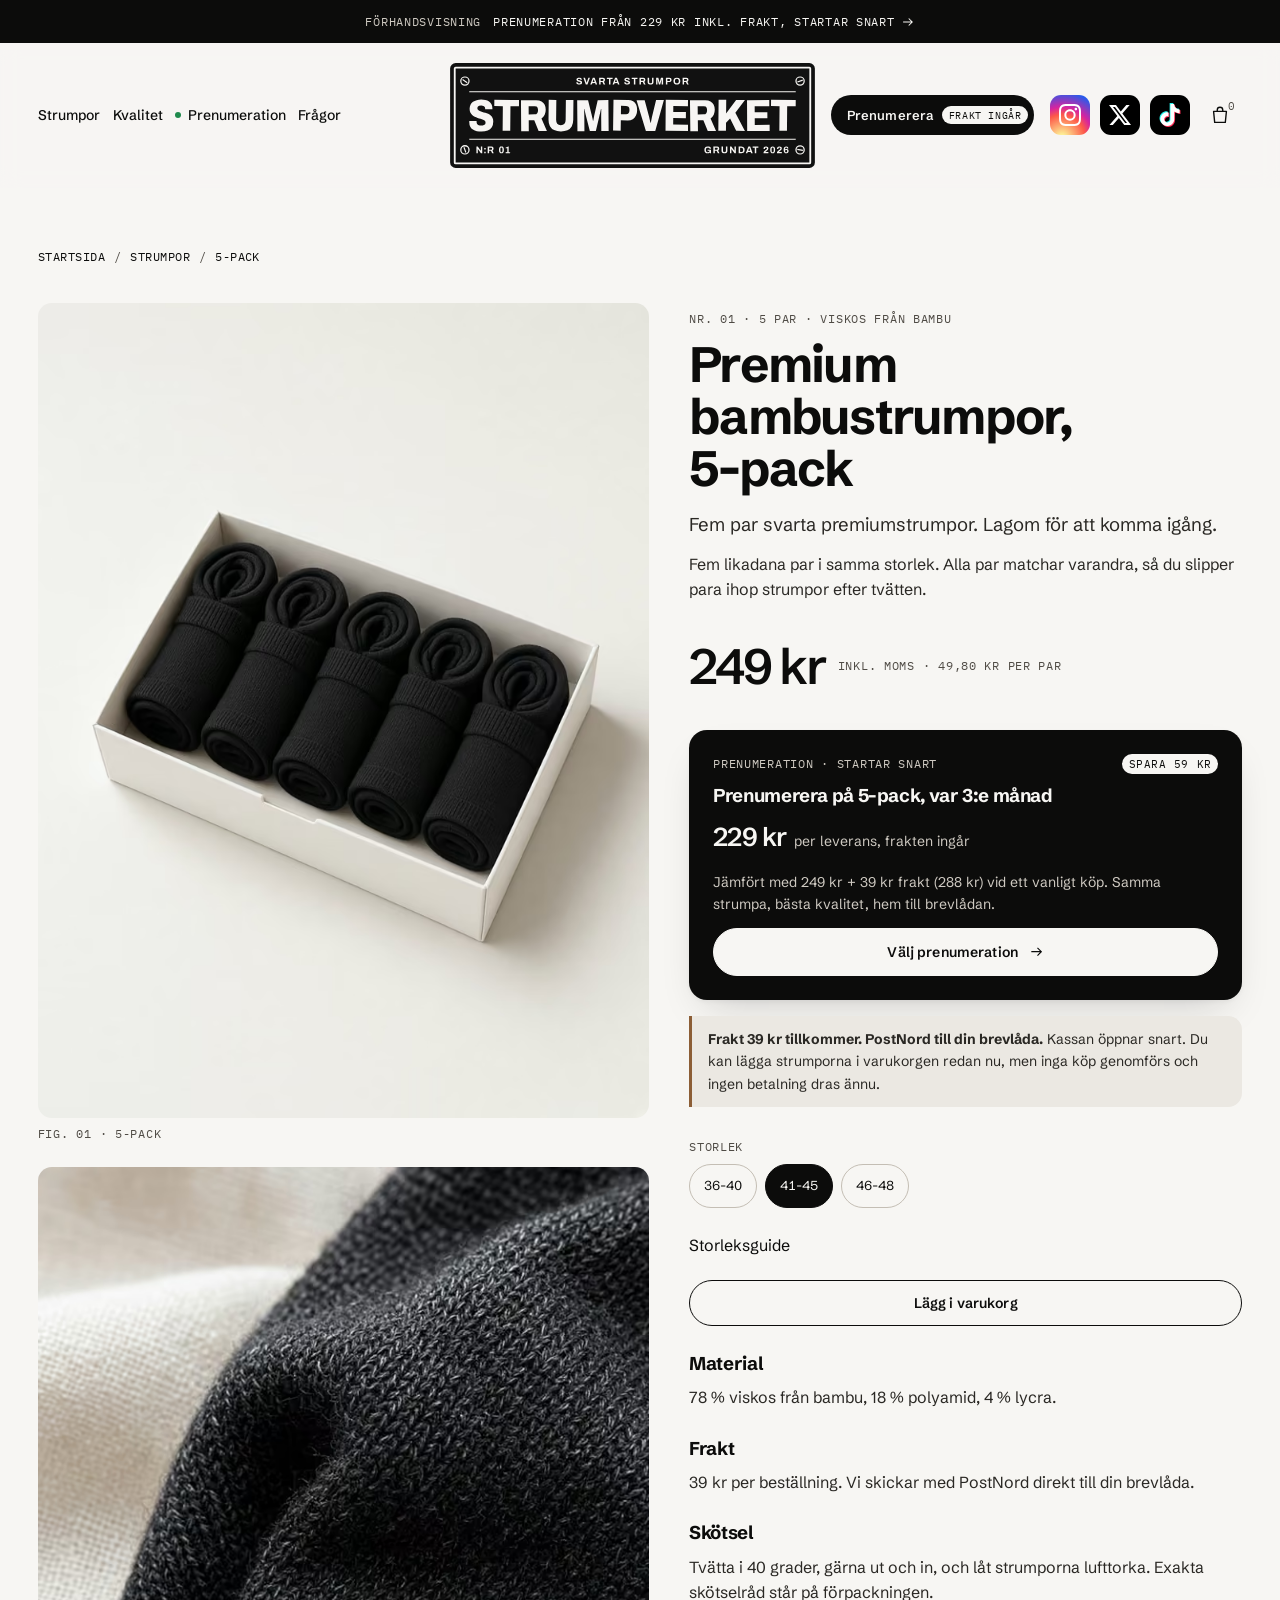
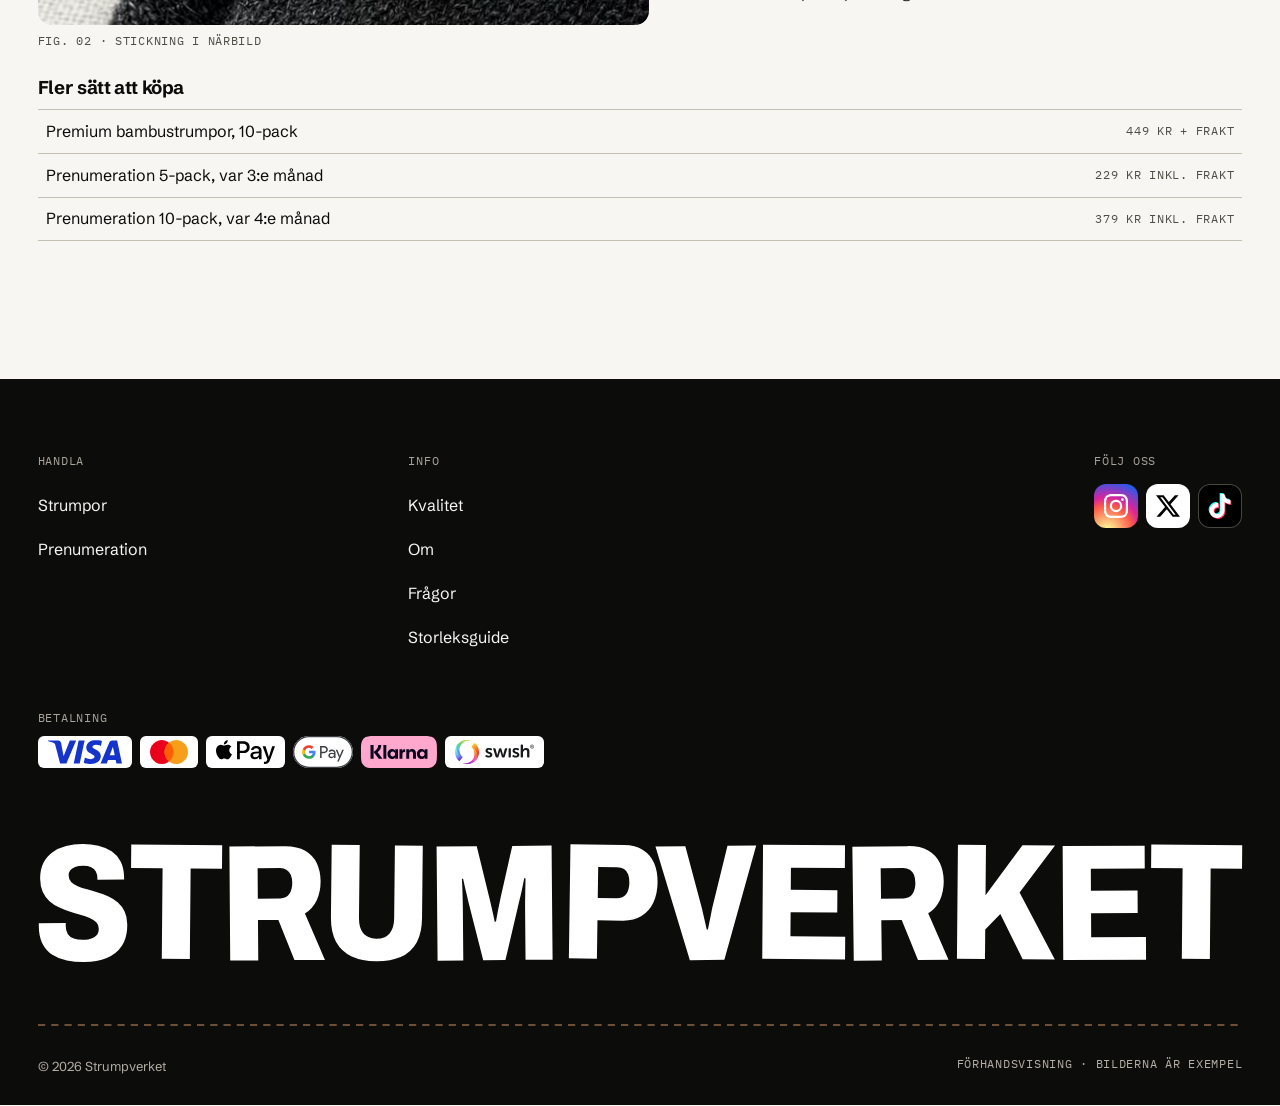
<file: strumpor/5-pack/index.html>
<!doctype html>
<html lang="sv">
<head>
<meta charset="utf-8">
<meta name="viewport" content="width=device-width, initial-scale=1">
<title>5-pack premium bambustrumpor, svarta | Strumpverket</title>
<meta name="description" content="5 par svarta premiumstrumpor i viskos från bambu för 249 kr inkl. moms. Frakt 39 kr tillkommer, PostNord till brevlådan.">
<meta name="robots" content="noindex, nofollow">
<link rel="canonical" href="https://strumpverket.se/strumpor/5-pack/">
<!-- STRUMPVERKET favicons (brand/final/favicon/head-snippet.html), relative paths so they resolve at the site root (strumpverket.se) -->
<link rel="icon" href="../../favicon.ico" sizes="48x48">
<link rel="icon" href="../../favicon.svg" type="image/svg+xml">
<link rel="icon" href="../../favicon-32.png" type="image/png" sizes="32x32">
<link rel="icon" href="../../favicon-16.png" type="image/png" sizes="16x16">
<link rel="apple-touch-icon" href="../../apple-touch-icon.png" sizes="180x180">
<link rel="manifest" href="../../site.webmanifest">
<meta name="theme-color" content="#111111">
<meta property="og:type" content="website">
<meta property="og:locale" content="sv_SE">
<meta property="og:site_name" content="Strumpverket">
<meta property="og:title" content="5-pack premium bambustrumpor, svarta">
<meta property="og:description" content="5 par svarta premiumstrumpor i viskos från bambu för 249 kr inkl. moms. Frakt 39 kr tillkommer, PostNord till brevlådan.">
<meta property="og:url" content="https://strumpverket.se/strumpor/5-pack/">
<meta property="og:image" content="https://strumpverket.se/assets/img/lada-768.jpg">
<meta property="og:image:width" content="768">
<meta property="og:image:height" content="1024">
<meta property="og:image:alt" content="En öppen vit kartong med fem rullade par svarta strumpor">
<meta name="twitter:card" content="summary_large_image">
<meta name="twitter:title" content="5-pack premium bambustrumpor, svarta">
<meta name="twitter:description" content="5 par svarta premiumstrumpor i viskos från bambu för 249 kr inkl. moms. Frakt 39 kr tillkommer, PostNord till brevlådan.">
<meta name="twitter:image" content="https://strumpverket.se/assets/img/lada-768.jpg">
<meta name="twitter:image:alt" content="En öppen vit kartong med fem rullade par svarta strumpor">
<link rel="preload" href="../../assets/fonts/schibsted-grotesk-var.woff2" as="font" type="font/woff2" crossorigin>
<link rel="preload" as="image" type="image/avif" imagesrcset="../../assets/img/lada-400.avif 400w, ../../assets/img/lada-768.avif 768w" imagesizes="(min-width: 60rem) 46vw, 92vw" fetchpriority="high">
<style> @font-face{font-family: "Schibsted Grotesk";src: url("../../assets/fonts/schibsted-grotesk-var.woff2") format("woff2");font-weight: 400 800;font-style: normal;font-display: swap}@font-face{font-family: "Plex Mono";src: url("../../assets/fonts/ibm-plex-mono-400.woff2") format("woff2");font-weight: 400;font-style: normal;font-display: swap}@font-face{font-family: "Grotesk Fallback";src: local("Arial"),local("Helvetica"),local("Liberation Sans");size-adjust: 101%;ascent-override: 96%;descent-override: 26%}:root{--paper: #f7f6f3;--paper-2: #ebe8e2;--paper-3: #ddd8cf;--white: #ffffff;--ink: #0c0c0b;--ink-2: #2a2824;--muted: #4f4b45;--line: #c4beb4;--bronze: #8c5e36;--bronze-dark: #b8845a;--live: #1f8a4c;--live-bright: #3ccf74;--thread: var(--bronze);--font-sans: "Schibsted Grotesk","Grotesk Fallback",system-ui,sans-serif;--font-mono: "Plex Mono",ui-monospace,"SFMono-Regular",Menlo,monospace;--step--1: 0.75rem;--step-0: 1rem;--step-1: clamp(1.0625rem,1rem + 0.2vw,1.1875rem);--step-2: clamp(1.375rem,1.15rem + 0.6vw,1.625rem);--step-3: clamp(2rem,1.3rem + 2.25vw,3.25rem);--step-4: clamp(2.5rem,1.1rem + 4.3vw,5.25rem);--s-1: 0.25rem;--s-2: 0.5rem;--s-3: 0.75rem;--s-4: 1rem;--s-5: 1.5rem;--s-6: 2rem;--s-7: 3rem;--s-8: 4rem;--s-9: 6rem;--section: clamp(4rem,2rem + 8.3vw,8.75rem);--gutter: clamp(1.25rem,0.6rem + 2.2vw,2.5rem);--max: 86rem;--radius: 14px;--radius-lg: clamp(18px,1rem + 1vw,28px);--shadow-1: 0 1px 2px rgb(17 17 17 / 0.04),0 4px 14px -6px rgb(17 17 17 / 0.08);--shadow-2: 0 2px 4px rgb(17 17 17 / 0.04),0 18px 40px -18px rgb(17 17 17 / 0.22);--ease-out: cubic-bezier(0.22,1,0.36,1);--ease-in-out: cubic-bezier(0.65,0,0.35,1);--header-h: 4rem;--masthead-h: 9rem;color-scheme: light}@media (min-width: 64rem){:root{--s-6: 1.75rem;--s-7: 2.5rem;--s-8: 3.25rem;--s-9: 4.75rem}}*,*::before,*::after{box-sizing: border-box}html{-webkit-text-size-adjust: 100%;text-size-adjust: 100%;scroll-padding-top: calc(var(--header-h) + 1rem)}@media (prefers-reduced-motion: no-preference){html{scroll-behavior: smooth}}body{margin: 0;background: var(--paper);color: var(--ink);font-family: var(--font-sans);font-size: var(--step-0);line-height: 1.6;font-weight: 400;-webkit-font-smoothing: antialiased;font-kerning: normal}img,video,svg{display: block;max-width: 100%}[hidden]{display: none !important}img,video{height: auto}button,input{font: inherit;color: inherit}a{color: inherit}h1,h2,h3{margin: 0;font-weight: 700;line-height: 1.04;letter-spacing: -0.035em;text-wrap: balance}p{margin: 0;text-wrap: pretty}ul,ol{margin: 0;padding: 0;list-style: none}:focus-visible{outline: 2px solid var(--ink);outline-offset: 3px;border-radius: 2px}.skip-link{position: absolute;left: var(--gutter);top: -100px;z-index: 100;background: var(--ink);color: var(--paper);padding: var(--s-3) var(--s-4);text-decoration: none}.skip-link:focus{top: var(--s-3)}.visually-hidden{position: absolute !important;width: 1px;height: 1px;overflow: hidden;clip-path: inset(50%);white-space: nowrap}.wrap{width: 100%;max-width: var(--max);margin-inline: auto;padding-inline: var(--gutter)}.label{font-family: var(--font-mono);font-size: var(--step--1);letter-spacing: 0.06em;text-transform: uppercase;color: var(--muted);line-height: 1.4}.site-header{position: sticky;top: 0;z-index: 20;background: color-mix(in srgb,var(--paper) 88%,transparent);backdrop-filter: saturate(1.2) blur(10px);-webkit-backdrop-filter: saturate(1.2) blur(10px);border-bottom: 1px solid transparent;transition: border-color 0.3s}.site-header.is-scrolled{border-bottom-color: var(--line)}.site-header>.wrap{height: var(--header-h);display: grid;grid-template-columns: 1fr auto 1fr;align-items: center;gap: var(--s-4)}.nav{display: none}.nav ul{display: flex;flex-wrap: wrap;gap: clamp(0.65rem,-0.8rem + 2vw,var(--s-6))}.nav a{text-decoration: none;font-size: 0.9375rem;white-space: nowrap}@media (min-width: 52rem) and (max-width: 71.99rem){.nav a{font-size: 0.875rem}.nav ul{gap: 0.7rem}}@media (min-width: 52rem) and (max-width: 59.99rem){.nav ul{gap: 0.5rem}.nav a{font-size: 0.8125rem}}.header-left{display: flex;align-items: center}.header-right{display: flex;justify-content: flex-end;align-items: center;gap: var(--s-2)}@media (min-width: 52rem){.nav{display: block}.icon-btn.menu-toggle{display: none}}.u-link{position: relative;text-decoration: none;padding-bottom: 2px}.u-link::after{content: "";position: absolute;left: 0;right: 0;bottom: 0;height: 1px;background: currentColor;transform: scaleX(0);transform-origin: right center;transition: transform 0.45s var(--ease-out)}.u-link:hover::after,.u-link:focus-visible::after{transform: scaleX(1);transform-origin: left center}.u-link.hit{display: inline-flex;align-items: center;min-height: 44px;padding-bottom: 0}.u-link.hit::after{bottom: auto;top: calc(50% + 0.62em)}.u-link.hit-slop::before{content: "";position: absolute;left: -0.2em;right: -0.2em;top: 50%;height: 44px;transform: translateY(-50%)}.wordmark{display: block;position: relative;text-decoration: none;color: var(--ink);padding: 8px;margin: -8px}.wordmark img{display: block;max-width: none;height: auto}.wordmark .wordmark__plate{display: none;width: clamp(330px,250px + 9vw,380px)}.wordmark__plain{width: 196px}@media (min-width: 40rem){.wordmark__plain{width: 224px}}@media (min-width: 64rem){.site-header{top: calc(var(--header-h) - var(--masthead-h))}.site-header>.wrap{position: relative;height: var(--masthead-h)}.wordmark{position: static}.wordmark .wordmark__plate{display: block;transition: opacity 0.35s var(--ease-out)}.wordmark__plain{position: absolute;inset-inline: 0;bottom: calc((var(--header-h) - 22px) / 2);margin-inline: auto;opacity: 0;visibility: hidden;translate: 0 6px;transition: opacity 0.35s var(--ease-out),translate 0.5s var(--ease-out),visibility 0s linear 0.35s}.header-left,.header-right{transition: translate 0.5s var(--ease-out)}.site-header.is-scrolled .wordmark__plate{opacity: 0}.site-header.is-scrolled .wordmark__plain{opacity: 1;visibility: visible;translate: 0 0;transition-delay: 0s}.site-header.is-scrolled :is(.header-left,.header-right){translate: 0 calc((var(--masthead-h) - var(--header-h)) / 2)}}@media (prefers-reduced-motion: no-preference){.js .wordmark :is(.wordmark__plate,.wordmark__plain){animation: plate-in 1.1s var(--ease-out) 0.15s backwards}.wordmark .wordmark__plate{transition: opacity 0.35s var(--ease-out),translate 0.45s var(--ease-out)}.wordmark:is(:hover,:focus-visible) .wordmark__plate,.site-header.is-scrolled .wordmark:is(:hover,:focus-visible) .wordmark__plain{translate: 0 -2px}}@media (prefers-reduced-motion: reduce){.wordmark img,.header-left,.header-right{translate: none !important}}@keyframes letter-up{to{transform: translateY(0)}}@keyframes draw{to{stroke-dashoffset: 0}}@keyframes plate-in{from{clip-path: inset(0 100% 0 0)}to{clip-path: inset(0 0 0 0)}}.icon-btn{position: relative;display: inline-grid;place-items: center;width: 44px;height: 44px;border: 0;background: transparent;border-radius: 50%;cursor: pointer;transition: background-color 0.25s}.icon-btn:hover{background: var(--paper-2)}.icon-btn svg{width: 22px;height: 22px}.cart-count{position: absolute;top: 4px;right: 2px;min-width: 18px;height: 18px;padding: 0 5px;border-radius: 9px;background: var(--ink);color: var(--paper);font-family: var(--font-mono);font-size: 0.6875rem;line-height: 18px;text-align: center}.cart-count[data-count="0"]{background: transparent;color: var(--muted)}.cart-count.is-bumping{animation: bump 0.5s var(--ease-out)}@keyframes bump{0%{scale: 1}35%{scale: 1.45}100%{scale: 1}}@media (prefers-reduced-motion: reduce){.cart-count.is-bumping{animation: none}}.mobile-nav{display: none;border-top: 1px solid var(--line)}.mobile-nav.is-open{display: block}.mobile-nav ul{display: grid;padding-block: var(--s-3) var(--s-5)}.mobile-nav a{display: block;padding: var(--s-3) 0;font-size: var(--step-2);font-weight: 600;letter-spacing: -0.03em;text-decoration: none}@media (min-width: 52rem){.mobile-nav,.mobile-nav.is-open{display: none}}.btn{--btn-bg: var(--ink);--btn-fg: var(--paper);--btn-fill: var(--paper);--btn-fill-fg: var(--ink);position: relative;isolation: isolate;overflow: hidden;display: inline-flex;align-items: center;justify-content: center;gap: 0.75em;min-height: 52px;padding: 0 1.6em;border: 1px solid var(--ink);border-radius: 999px;background: var(--btn-bg);color: var(--btn-fg);font-size: 0.9375rem;font-weight: 500;letter-spacing: 0.01em;text-decoration: none;cursor: pointer;transition: color 0.45s var(--ease-out),translate 0.4s var(--ease-out),scale 0.25s var(--ease-out),box-shadow 0.45s var(--ease-out)}.btn:hover{box-shadow: 0 10px 24px -14px rgb(17 17 17 / 0.45)}.btn:active{scale: 0.97;transition-duration: 0.45s,0.4s,0.1s,0.45s}.btn::before{content: "";position: absolute;inset: 0;z-index: -1;background: var(--btn-fill);transform: scaleX(0);transform-origin: right center;transition: transform 0.55s var(--ease-out)}.btn:hover,.btn:focus-visible{color: var(--btn-fill-fg)}.btn:hover::before,.btn:focus-visible::before{transform: scaleX(1);transform-origin: left center}.btn__arrow{width: 1.1em;height: 1.1em;transition: transform 0.45s var(--ease-out)}.btn:hover .btn__arrow,.btn:focus-visible .btn__arrow{transform: translateX(4px)}.btn--ghost{--btn-bg: transparent;--btn-fg: var(--ink);--btn-fill: var(--ink);--btn-fill-fg: var(--paper)}.btn--block{width: 100%}@media (prefers-reduced-motion: reduce){.btn,.btn::before,.btn__arrow{transition-duration: 0.01s}.btn:active{scale: 1}}.add-btn{--btn-bg: transparent;--btn-fg: var(--ink);--btn-fill: var(--ink);--btn-fill-fg: var(--paper);width: 100%;min-height: 48px}.add-btn::before{transform: scaleY(0);transform-origin: bottom}.add-btn:hover::before,.add-btn:focus-visible::before{transform: scaleY(1);transform-origin: bottom}.add-btn__label,.add-btn__done{display: inline-flex;align-items: center;gap: 0.6em;transition: translate 0.45s var(--ease-out),opacity 0.3s}.add-btn__done{position: absolute;inset: 0;justify-content: center;translate: 0 110%;opacity: 0}.add-btn.is-added{color: var(--paper)}.add-btn.is-added::before{transform: scaleY(1)}.add-btn.is-added .add-btn__label{translate: 0 -110%;opacity: 0}.add-btn.is-added .add-btn__done{translate: 0 0;opacity: 1}.add-btn__done path{stroke-dasharray: 24;stroke-dashoffset: 24}.add-btn.is-added .add-btn__done path{animation: draw 0.5s var(--ease-out) 0.15s forwards}@media (prefers-reduced-motion: reduce){.add-btn__label,.add-btn__done{transition: none}.add-btn.is-added .add-btn__done path{animation: none;stroke-dashoffset: 0}}.hero{padding-top: clamp(2.5rem,1rem + 6vw,6rem)}.hero__top{display: grid;gap: var(--s-6);align-items: end}.hero h1{font-size: var(--step-4);font-weight: 600;letter-spacing: -0.05em;line-height: 0.95}.hero h1 .line{display: block;overflow: hidden;padding-bottom: 0.06em}.hero h1 .line>span{display: inline-block}.hero__head{display: grid;gap: var(--s-5)}.hero__aside{display: grid;gap: var(--s-5);max-width: 31rem}.hero__lede{font-size: var(--step-1);color: var(--ink-2);line-height: 1.5}.hero__promise{padding-top: var(--s-4);border-top: 1px solid var(--line);color: var(--ink-2);font-size: 0.9375rem}.hero__promise strong{color: var(--ink);font-weight: 600}.hero__spec{display: grid;grid-template-columns: repeat(3,minmax(0,1fr));gap: var(--s-4);margin: clamp(2.5rem,1.5rem + 3vw,4rem) 0 0;padding-top: var(--s-4);border-top: 1px solid var(--ink)}.hero__spec div{display: flex;flex-direction: column-reverse;justify-content: flex-end;gap: var(--s-1)}.hero__spec dt{font-family: var(--font-mono);font-size: 0.75rem;letter-spacing: 0.06em;text-transform: uppercase;color: var(--muted);line-height: 1.4}.hero__spec dd{margin: 0;font-size: var(--step-2);font-weight: 600;letter-spacing: -0.03em;line-height: 1.1;font-variant-numeric: tabular-nums}.hero__cta{display: flex;flex-wrap: wrap;align-items: center;gap: var(--s-5)}.hero__media{margin: clamp(1.5rem,1rem + 2vw,2.5rem) 0 0}.hero__frame{position: relative;overflow: hidden;background: var(--paper-3);aspect-ratio: 4 / 5;border-radius: 2px}.hero__frame video,.hero__frame picture,.hero__frame img{position: absolute;inset: 0;width: 100%;height: 100%;object-fit: cover;object-position: 62% 50%}.hero__frame video{opacity: 0;transition: opacity 0.8s}.hero__frame video.is-playing{opacity: 1}.media-toggle{position: absolute;right: var(--s-4);bottom: var(--s-4);z-index: 2;display: inline-flex;align-items: center;gap: 0.5em;min-height: 44px;padding: 0 0.95em;border: 0;border-radius: 999px;cursor: pointer;background: color-mix(in srgb,var(--paper) 86%,transparent);color: var(--ink);font-family: var(--font-mono);font-size: 0.75rem;letter-spacing: 0.06em;text-transform: uppercase;backdrop-filter: blur(6px);-webkit-backdrop-filter: blur(6px)}.media-toggle svg{width: 12px;height: 12px}.media-toggle[hidden]{display: none}.hero__caption{display: flex;flex-wrap: wrap;justify-content: space-between;gap: var(--s-4);padding-top: var(--s-3)}@media (min-width: 40rem){.hero__frame{aspect-ratio: 16 / 9}}@media (min-width: 60rem){.hero__top{grid-template-columns: 1.45fr 1fr;gap: var(--s-8)}.hero__aside{padding-bottom: 0.6rem}}@media (prefers-reduced-motion: no-preference){.js .hero h1 .line>span{transform: translateY(105%);animation: letter-up 1.1s var(--ease-out) forwards}.js .hero h1 .line:nth-child(2)>span{animation-delay: 0.12s}.js .hero__eyebrow{opacity: 0;animation: fade-up 0.9s var(--ease-out) 0.1s forwards}.js .hero__spec{opacity: 0;animation: fade-up 1s var(--ease-out) 0.5s forwards}.js .hero__aside{opacity: 0;animation: fade-up 1s var(--ease-out) 0.35s forwards}}@keyframes fade-up{from{opacity: 0;transform: translateY(16px)}to{opacity: 1;transform: none}}.section{padding-block: var(--section)}.section-head{display: grid;gap: var(--s-5);margin-bottom: clamp(3rem,1.75rem + 3.5vw,5.5rem)}.section-head .label{margin-bottom: var(--s-3)}.section-head h2{font-size: var(--step-3)}.section-head>p{color: var(--ink-2);max-width: 34rem;font-size: var(--step-1);line-height: 1.5}@media (min-width: 60rem){.section-head{grid-template-columns: 1fr 1fr;align-items: end;gap: var(--s-8)}}.stitch-divider{width: 100%;height: 6px;color: var(--thread)}.stitch-divider line{stroke: currentColor;stroke-width: 1.5;stroke-dasharray: 6 5}@media (prefers-reduced-motion: no-preference){.js .stitch-divider line{clip-path: inset(0 100% 0 0);transition: clip-path 1.6s var(--ease-in-out)}.js .stitch-divider.is-in line{clip-path: inset(0 0 0 0)}}.products{display: grid;gap: var(--s-6) var(--s-3);grid-template-columns: repeat(2,minmax(0,1fr));align-items: stretch}@media (min-width: 60rem){.products{gap: var(--s-7) var(--s-5)}}@media (min-width: 72rem){.products{grid-template-columns: repeat(4,minmax(0,1fr))}}.product-card{display: flex;flex-direction: column;gap: var(--s-3);min-width: 0;height: 100%}.product{display: flex;flex-direction: column;flex: 1;min-width: 0}.product__media-link{display: block;color: inherit;text-decoration: none}.product__media-link:focus-visible{outline-offset: 2px}.product__media{position: relative;overflow: hidden;background: #eeebe6;aspect-ratio: 3 / 4}.product__media img{width: 100%;height: 100%;object-fit: cover;transition: scale 1.2s var(--ease-out)}.product-card:hover .product__media img,.product-card:focus-within .product__media img{scale: 1.035}@media (prefers-reduced-motion: reduce){.product-card:hover .product__media img,.product-card:focus-within .product__media img{scale: 1}}@media (max-width: 39.99rem){.product__media{aspect-ratio: 1 / 1}.product__row{flex-direction: column;align-items: flex-start;gap: 0.15rem}.product__name{font-size: 1.125rem}.product__price{align-items: flex-start;text-align: left;font-size: 1rem}.product__desc{font-size: 0.875rem;line-height: 1.45}.product__meta{flex-wrap: wrap}.product-card .add-btn{font-size: 0.8125rem;padding-inline: 0.4em}.product-card .sizes__opts{gap: 0.35rem}.product-card .chip{flex: 1 1 2.5rem}.product-card .chip span{width: 100%;min-width: 0;padding-inline: 0.2em;font-size: 0.75rem}}.product__tag{position: absolute;left: var(--s-3);top: var(--s-3);font-family: var(--font-mono);font-size: 0.6875rem;letter-spacing: 0.06em;text-transform: uppercase;background: var(--paper);color: var(--ink);padding: 0.3em 0.6em}.product__placard{display: flex;flex-direction: column;gap: var(--s-2);flex: 1;padding-top: var(--s-1);border-top: 1px solid var(--ink)}.product__placard .add-btn{margin-top: auto}.product__row{display: flex;justify-content: space-between;align-items: flex-start;gap: var(--s-3);padding-top: var(--s-3)}.product__name{flex: 1;min-width: 0;font-size: var(--step-1);font-weight: 600;letter-spacing: -0.02em;line-height: 1.2}.product__price{flex: none;display: flex;flex-direction: column;align-items: flex-end;gap: 0.1rem;font-size: var(--step-1);font-weight: 500;font-variant-numeric: tabular-nums;line-height: 1.15;text-align: right}.price-was{color: var(--muted);font-weight: 400;font-size: 0.8125rem;text-decoration: line-through;letter-spacing: 0}.price-now{font-weight: 500}.save-line{display: flex;flex-wrap: wrap}.save-badge{display: inline-block;padding: 0.28em 0.6em 0.22em;border-radius: 999px;background: var(--ink);color: var(--paper);font-family: var(--font-mono);font-size: 0.6875rem;font-weight: 400;letter-spacing: 0.05em;text-transform: uppercase;line-height: 1.3;white-space: nowrap}.size-extra{display: flex}.callout{padding: var(--s-3) var(--s-4);background: var(--paper-2);border-left: 3px solid var(--bronze);color: var(--ink-2);font-size: 0.9375rem}.section-head + .callout{margin-top: calc(-1 * clamp(1.25rem,0.8rem + 1.5vw,2.5rem));margin-bottom: clamp(1.75rem,1rem + 2vw,2.75rem);max-width: 42rem}.product__desc{color: var(--ink-2);font-size: 0.9375rem}.product__meta{display: flex;justify-content: space-between;gap: var(--s-3)}.sizes{border: 0;padding: 0;margin: var(--s-2) 0 var(--s-1);min-width: 0}.sizes legend{padding: 0;margin-bottom: var(--s-2)}.sizes__opts{display: flex;flex-wrap: wrap;gap: var(--s-2)}.chip{position: relative}.chip input{position: absolute;opacity: 0;inset: 0;margin: 0;cursor: pointer}.chip span{display: inline-grid;place-items: center;min-width: 4.25rem;min-height: 44px;padding: 0 0.8em;border: 1px solid var(--line);border-radius: 999px;font-size: 0.875rem;font-variant-numeric: tabular-nums;transition: border-color 0.2s,background-color 0.2s,color 0.2s}.chip input:hover + span{border-color: var(--ink)}.chip input:checked + span{background: var(--ink);border-color: var(--ink);color: var(--paper)}.chip input:focus-visible + span{outline: 2px solid var(--ink);outline-offset: 2px}.why{display: grid;gap: var(--s-8)}.why__statement{font-size: var(--step-3);font-weight: 600;letter-spacing: -0.04em;line-height: 1.05;max-width: 22ch;text-wrap: balance}.why__grid{display: grid;gap: var(--s-7)}.why__media figure{margin: 0}.why__media .frame{overflow: hidden;background: var(--paper-3);aspect-ratio: 4 / 3}.why__media img{width: 100%;height: 100%;object-fit: cover}.why__media figcaption{padding-top: var(--s-3)}.points{display: grid;gap: 0;counter-reset: pt}.points li{display: grid;grid-template-columns: 3.5rem 1fr;gap: var(--s-4);padding: var(--s-5) 0;border-top: 1px solid var(--line)}.points li:last-child{border-bottom: 1px solid var(--line)}.points h3{font-size: var(--step-1);letter-spacing: -0.02em;margin-bottom: var(--s-2);line-height: 1.25}.points p{color: var(--ink-2)}.why__note{margin-top: var(--s-5);color: var(--muted);font-size: 0.875rem}@media (min-width: 60rem){.why__grid{grid-template-columns: 1.1fr 1fr;gap: var(--s-9);align-items: start}.why__media{position: sticky;top: calc(var(--header-h) + 2rem)}}.box{background: var(--paper-2)}.box__grid{display: grid;gap: var(--s-7);align-items: center}.box__media{overflow: hidden;background: #eeebe6;aspect-ratio: 3 / 4;max-width: 34rem}.box__media img{width: 100%;height: 100%;object-fit: cover}.box__body{display: grid;gap: var(--s-5);max-width: 34rem}.box__body h2{font-size: var(--step-3)}.box__body>p{color: var(--ink-2);font-size: var(--step-1);line-height: 1.5}.box__list li{display: flex;gap: var(--s-3);padding: var(--s-3) 0;border-top: 1px solid var(--line)}.box__list li::before{content: "";flex: none;width: 14px;margin-top: 0.75em;border-top: 1.5px dashed var(--thread)}.box__price{display: flex;align-items: center;gap: var(--s-3);flex-wrap: wrap}.box__price strong{font-size: var(--step-2);font-weight: 600;letter-spacing: -0.03em}@media (min-width: 60rem){.box__grid{grid-template-columns: 1fr 1fr;gap: var(--s-9)}}.products--duo{grid-template-columns: minmax(0,1fr);gap: var(--s-7)}@media (min-width: 40rem){.products--duo{grid-template-columns: repeat(2,minmax(0,1fr));gap: var(--s-7) var(--s-5)}}@media (min-width: 72rem){.products--duo{grid-template-columns: repeat(2,minmax(0,1fr));gap: var(--s-7) var(--s-7)}}.products--duo .product__media{aspect-ratio: 4 / 3}.products--duo .product__media img{object-position: 50% 55%}.products--duo .product__name{font-size: var(--step-2)}.products--duo .product__price .price-now{font-size: var(--step-2);font-weight: 600;letter-spacing: -0.03em}@media (max-width: 39.99rem){.products--duo .product__media{aspect-ratio: 4 / 3}.products--duo .product__row{flex-direction: row;align-items: flex-start}.products--duo .product__price{align-items: flex-end;text-align: right}.products--duo .product-card .add-btn{font-size: 0.9375rem}.products--duo .product-card .chip{flex: 1 1 4rem}.products--duo .product-card .chip span{font-size: 0.875rem}}.price-unit{font-family: var(--font-mono);font-size: 0.75rem;font-weight: 400;letter-spacing: 0.04em;color: var(--muted);text-transform: uppercase}.save-line{align-items: center;gap: 0.35rem 0.6rem}.save-note{font-size: 0.875rem;color: var(--ink-2)}.ship-line{font-size: 0.9375rem;color: var(--ink-2)}.ship-line strong{color: var(--ink);font-weight: 600}.subs{display: grid;gap: var(--s-5)}@media (min-width: 48rem){.subs{grid-template-columns: repeat(2,minmax(0,1fr))}}.sub-card{display: flex}.sub{display: flex;flex-direction: column;gap: var(--s-4);flex: 1;padding: clamp(1.25rem,0.8rem + 2vw,2.25rem);background: var(--paper);border: 1px solid var(--line);border-top: 2px solid var(--ink)}.sub__name{font-size: var(--step-3)}.sub__name span{display: block;margin-top: 0.15em;font-size: var(--step-1);font-weight: 500;letter-spacing: -0.02em;color: var(--ink-2)}.sub__price{display: flex;flex-wrap: wrap;align-items: baseline;gap: var(--s-3)}.sub__price strong{font-size: var(--step-2);font-weight: 600;letter-spacing: -0.03em;font-variant-numeric: tabular-nums}.sub .add-btn{margin-top: auto}.sub .sizes{margin: 0}.faq{max-width: 56rem}.faq details{border-top: 1px solid var(--line)}.faq details:last-child{border-bottom: 1px solid var(--line)}.faq summary{display: flex;justify-content: space-between;align-items: center;gap: var(--s-4);padding: var(--s-5) 0;cursor: pointer;list-style: none;font-size: var(--step-1);font-weight: 500;letter-spacing: -0.015em}.faq summary::-webkit-details-marker{display: none}.faq summary .plus{position: relative;flex: none;width: 16px;height: 16px}.faq summary .plus::before,.faq summary .plus::after{content: "";position: absolute;left: 0;top: 50%;width: 100%;height: 1.5px;background: currentColor;transition: transform 0.4s var(--ease-out)}.faq summary .plus::after{transform: rotate(90deg)}.faq details[open] summary .plus::after{transform: rotate(0deg)}.faq .answer{padding: 0 0 var(--s-6);max-width: 44rem;color: var(--ink-2)}.faq details::details-content{block-size: 0;overflow-y: clip;transition: block-size 0.45s var(--ease-out),content-visibility 0.45s allow-discrete}.faq details[open]::details-content{block-size: auto}@supports (interpolate-size: allow-keywords){:root{interpolate-size: allow-keywords}}@media (prefers-reduced-motion: reduce){.faq details::details-content{transition: none}}.news{border-top: 1px solid var(--line)}.news__grid{display: grid;gap: var(--s-6)}.news h2{font-size: var(--step-3)}.news__form{display: grid;gap: var(--s-3);max-width: 34rem}.news__field{display: flex;flex-direction: column;gap: var(--s-3)}.news__field input{min-height: 52px;padding: 0 1.2em;border: 1px solid var(--ink);border-radius: 999px;background: transparent}.news__field input::placeholder{color: var(--muted);opacity: 1}.news__note{font-size: 0.875rem;color: var(--muted)}.news__status{min-height: 1.5em;font-size: 0.9375rem}@media (min-width: 40rem){.news__field{flex-direction: row}.news__field input{flex: 1}}@media (min-width: 60rem){.news__grid{grid-template-columns: 1fr 1fr;align-items: end;gap: var(--s-9)}}.site-footer{padding-top: var(--s-9);padding-bottom: var(--s-6);background: var(--ink);color: var(--paper)}.site-footer a{color: var(--paper)}.site-footer :focus-visible,.moment :focus-visible{outline-color: var(--paper)}.footer-cols{display: grid;gap: var(--s-7);grid-template-columns: repeat(2,1fr)}.footer-cols h2{font-family: var(--font-mono);font-size: var(--step--1);font-weight: 400;letter-spacing: 0.06em;text-transform: uppercase;color: #a9a49b;margin-bottom: var(--s-4)}.footer-cols ul{display: grid;gap: 0}.footer-cols a.hit{width: max-content;max-width: 100%}.footer-cols a{text-decoration: none}.footer-cols .socials{display: flex;flex-wrap: wrap;gap: var(--s-2)}.socials a{display: inline-grid;place-items: center;width: 44px;height: 44px;border-radius: 50%;border: 1px solid #45423d;transition: background-color 0.3s,color 0.3s,border-color 0.3s,translate 0.3s var(--ease-out)}.socials a:hover,.socials a:focus-visible{background: var(--paper);color: var(--ink);border-color: var(--paper);translate: 0 -2px}@media (prefers-reduced-motion: reduce){.socials a:hover,.socials a:focus-visible{translate: none}}.socials svg{width: 18px;height: 18px;fill: currentColor}.socials-col{grid-column: 1 / -1}.header-socials{display: none;align-items: center;gap: 2px;margin: 0;padding: 0;list-style: none}.header-socials a{display: inline-grid;place-items: center;width: 44px;height: 44px;border-radius: 50%;color: var(--ink);border: 1px solid transparent;transition: background-color 0.3s,border-color 0.3s,translate 0.3s var(--ease-out)}.header-socials a:hover,.header-socials a:focus-visible{background: var(--paper-2);border-color: var(--line);translate: 0 -2px}@media (prefers-reduced-motion: reduce){.header-socials a:hover,.header-socials a:focus-visible{translate: none}}.header-socials svg{width: 18px;height: 18px;fill: currentColor}@media (min-width: 64rem){.header-socials{display: flex}}.socials--light a{color: var(--ink);border-color: var(--line)}.socials--light a:hover,.socials--light a:focus-visible{background: var(--ink);color: var(--paper);border-color: var(--ink)}.mobile-socials{display: grid;gap: var(--s-3);padding-bottom: var(--s-5);border-top: 1px solid var(--line);padding-top: var(--s-4)}.mobile-socials .label{margin: 0}.pay-block{margin-top: var(--s-8)}.pay-block h2{font-family: var(--font-mono);font-size: var(--step--1);font-weight: 400;letter-spacing: 0.06em;text-transform: uppercase;color: #a9a49b;margin: 0 0 var(--s-3)}.pay-row{display: flex;flex-wrap: wrap;align-items: center;gap: 8px}.pay-badge{display: inline-flex;align-items: center;justify-content: center;box-sizing: border-box;height: 32px;padding: 4px 10px;background: #fff;border-radius: 6px}.pay-badge img{display: block;height: 24px;width: auto;max-width: none}.pay-badge--mark{padding: 0;background: transparent}.pay-badge--mark img{height: 32px}.footer-mark{margin-top: var(--s-9);container-type: inline-size}.footer-mark .mark{width: 100%;height: auto}.footer-mark .stitch-divider{margin-top: 5cqi;color: var(--bronze-dark)}.footer-base{display: flex;flex-wrap: wrap;justify-content: space-between;gap: var(--s-3);margin-top: var(--s-6);font-size: 0.8125rem;color: #b5b0a7}.footer-base .label{color: #b5b0a7}@media (min-width: 52rem){.footer-cols{grid-template-columns: 1fr 1fr 1.4fr}.socials-col{grid-column: auto;justify-self: end}}.cart{margin: 0 0 0 auto;padding: 0;border: 0;width: min(28rem,100vw);max-width: 100vw;height: 100dvh;max-height: 100dvh;background: var(--paper);color: var(--ink);transition: translate 0.5s var(--ease-out),display 0.5s allow-discrete,overlay 0.5s allow-discrete;translate: 100% 0}.cart[open]{translate: 0 0}@starting-style{.cart[open]{translate: 100% 0}}.cart::backdrop{background: rgb(18 18 17 / 0);transition: background-color 0.5s,display 0.5s allow-discrete,overlay 0.5s allow-discrete}.cart[open]::backdrop{background: rgb(18 18 17 / 0.35)}@starting-style{.cart[open]::backdrop{background: rgb(18 18 17 / 0)}}@media (prefers-reduced-motion: reduce){.cart,.cart::backdrop{transition: none}}.cart__inner{display: grid;grid-template-rows: auto 1fr auto;height: 100%}.cart__head{display: flex;justify-content: space-between;align-items: center;padding: var(--s-4) var(--gutter);border-bottom: 1px solid var(--line)}.cart__head h2{font-size: var(--step-1);letter-spacing: -0.02em}.cart__items{overflow-y: auto;padding: 0 var(--gutter)}.cart__empty{padding: var(--s-7) 0;color: var(--ink-2)}.cart-item{display: grid;grid-template-columns: 4.5rem 1fr auto;gap: var(--s-4);padding: var(--s-5) 0;border-bottom: 1px solid var(--line);align-items: start}.cart-item img{width: 4.5rem;height: 6rem;object-fit: cover;background: #eeebe6}.cart-item__name{font-weight: 600;line-height: 1.3}.cart-item__price{font-variant-numeric: tabular-nums;white-space: nowrap}.qty{display: inline-flex;align-items: center;margin-top: var(--s-3);border: 1px solid var(--line);border-radius: 999px}.qty button{width: 44px;height: 44px;border: 0;background: none;cursor: pointer;border-radius: 50%}.qty button:hover{background: var(--paper-2)}.qty output{min-width: 1.75rem;text-align: center;font-variant-numeric: tabular-nums}.remove{margin-top: var(--s-3);border: 0;background: none;padding: 0;cursor: pointer;color: var(--muted);font-size: 0.875rem}.cart__foot{padding: var(--s-5) var(--gutter) var(--s-6);border-top: 1px solid var(--line);display: grid;gap: var(--s-4)}.cart__lines{margin: 0;display: grid;gap: var(--s-1);font-size: 0.9375rem;color: var(--ink-2)}.cart__lines div{display: flex;justify-content: space-between;gap: var(--s-4)}.cart__lines dt,.cart__lines dd{margin: 0}.cart__lines dd{font-variant-numeric: tabular-nums}.cart__sum{display: flex;justify-content: space-between;font-size: var(--step-1);font-weight: 600}.cart__notice{padding: var(--s-4);background: var(--paper-2);font-size: 0.9375rem}.cart__notice[hidden]{display: none}.toast{position: fixed;left: 50%;bottom: var(--s-5);z-index: 30;translate: -50% 150%;opacity: 0;background: var(--ink);color: var(--paper);padding: 0.85em 1.3em;border-radius: 999px;font-size: 0.9375rem;transition: translate 0.5s var(--ease-out),opacity 0.3s;pointer-events: none;white-space: nowrap}.toast.is-on{translate: -50% 0;opacity: 1}@media (prefers-reduced-motion: reduce){.toast{transition: opacity 0.2s;translate: -50% 0}}@media (prefers-reduced-motion: no-preference){.js [data-reveal]{opacity: 0;transform: translateY(28px);transition: opacity 0.9s var(--ease-out),transform 1.1s var(--ease-out);transition-delay: calc(var(--d,0) * 90ms)}.js [data-reveal].is-in{opacity: 1;transform: none}}.demo-bar{background: var(--ink);color: var(--paper);text-align: center;padding: 0.5rem var(--gutter);font-family: var(--font-mono);font-size: 0.75rem;letter-spacing: 0.06em;text-transform: uppercase}.trust{border-block: 1px solid var(--line);padding-block: var(--s-5);margin-top: var(--s-5)}.trust__list{display: grid;grid-template-columns: 1fr 1fr;gap: var(--s-4) var(--s-5)}.trust__value{font-weight: 500;letter-spacing: -0.02em;line-height: 1.3}.trust__note{margin-top: var(--s-4)}@media (min-width: 60rem){.trust__list{grid-template-columns: repeat(5,minmax(0,1fr))}}@media (max-width: 23rem){.trust__list{grid-template-columns: 1fr}}.moment{background: var(--ink);color: var(--paper);padding-block: clamp(4.5rem,2.5rem + 7vw,8.5rem)}.moment__inner{display: grid;justify-items: center;text-align: center;gap: var(--s-5)}.moment__reveal{display: block;width: min(100%,46rem)}.moment__mark{width: 100%;height: auto}.moment__line{font-size: var(--step-2);font-weight: 500;letter-spacing: -0.03em;line-height: 1.15;max-width: 14ch}.moment .stitch-divider{width: min(10rem,36vw);color: var(--bronze-dark)}@media (prefers-reduced-motion: no-preference){.js .moment__reveal .moment__mark{clip-path: inset(0 100% 0 0)}.js .moment__reveal.is-in .moment__mark{clip-path: inset(0 0 0 0);transition: clip-path 1.25s var(--ease-out)}}.crumbs{display: flex;flex-wrap: wrap;align-items: center;gap: 0.35rem 0.55rem;margin-bottom: var(--s-5);color: var(--muted);font-family: var(--font-mono);font-size: var(--step--1);letter-spacing: 0.04em;text-transform: uppercase}.crumbs a{color: var(--ink)}.crumbs [aria-current="page"]{color: var(--ink)}.guide,.pdp-page{padding-top: clamp(1.5rem,0.5rem + 3vw,3.5rem);padding-bottom: var(--section)}.guide{max-width: 56rem}.guide h1,.pdp h1{font-size: var(--step-3)}.guide .lede,.pdp__lede{color: var(--ink-2);font-size: var(--step-1);margin-top: var(--s-4);max-width: 40rem}.guide h2,.pdp__block h2,.pdp__more h2{font-size: var(--step-1);letter-spacing: -0.02em;margin: var(--s-6) 0 var(--s-3)}.guide .callout{margin-top: var(--s-5)}.table-wrap{margin-top: var(--s-5);border-top: 1px solid var(--ink)}.size-table{width: 100%;border-collapse: collapse;table-layout: fixed}.size-table caption{caption-side: top;text-align: left;padding: var(--s-4) 0;font-weight: 600;letter-spacing: -0.02em}.size-table th,.size-table td{text-align: left;padding: 0.85rem 0.75rem;border-bottom: 1px solid var(--line);vertical-align: top;font-variant-numeric: tabular-nums}.size-table th:first-child,.size-table td:first-child{width: 34%}.size-table th{font-family: var(--font-mono);font-size: 0.75rem;font-weight: 400;letter-spacing: 0.04em;text-transform: uppercase;color: var(--muted)}@media (max-width: 40rem){.size-table th,.size-table td{padding: 0.7rem 0.35rem;font-size: 0.875rem}.size-table th{font-size: 0.6875rem;letter-spacing: 0.03em}}.pdp{display: grid;gap: var(--s-6)}.pdp__label{margin-bottom: var(--s-3)}.pdp__more-text{color: var(--ink-2);margin-top: var(--s-3)}.pdp__price{display: flex;flex-wrap: wrap;align-items: center;gap: var(--s-3);margin-top: var(--s-5)}.pdp__price strong{font-size: var(--step-2);font-weight: 600;letter-spacing: -0.03em}.pdp .callout{margin-top: var(--s-4)}.pdp__form{margin-top: var(--s-5);display: grid;gap: var(--s-3)}.pdp__block p{color: var(--ink-2)}.gallery{display: grid;gap: var(--s-5)}.gallery figure{margin: 0}.gallery img{width: 100%;height: auto;background: #eeebe6}.gallery figcaption{padding-top: var(--s-2)}.related{display: grid}.related a{display: flex;justify-content: space-between;align-items: center;gap: var(--s-4);min-height: 44px;padding-inline: var(--s-2);border-top: 1px solid var(--line);text-decoration: none}.related li:last-child a{border-bottom: 1px solid var(--line)}.related a:hover,.related a:focus-visible{background: var(--paper-2)}@media (min-width: 60rem){.pdp{grid-template-columns: 1.05fr 0.95fr;gap: var(--s-8) var(--s-7);align-items: start}.pdp__info{padding-top: var(--s-2)}}.quality{background: #fff;border-block: 1px solid var(--line)}.mix{margin: 0 0 clamp(3rem,2rem + 3vw,5rem)}.mix__bar{display: flex;gap: 3px;height: 14px}.mix__seg{flex: 0 0 auto;width: calc(var(--w) * 1% - 2px);border-radius: 2px;background: var(--ink);transform-origin: left center}.mix__swatch{flex: none;width: 10px;height: 10px;border-radius: 2px;background: var(--ink)}.mix__seg--2,.mix__swatch--2{background: #6f6a62}.mix__seg--3,.mix__swatch--3{background: var(--bronze)}.mix__legend{display: flex;flex-wrap: wrap;align-items: baseline;gap: var(--s-3) var(--s-6);padding-top: var(--s-4)}.mix__legend ul{display: flex;flex-wrap: wrap;gap: var(--s-2) var(--s-6)}.mix__legend li{display: inline-flex;align-items: center;gap: 0.6em;font-size: 0.9375rem;font-variant-numeric: tabular-nums}.fibers{display: grid;gap: var(--s-7)}.fiber{display: flex;flex-direction: column;gap: var(--s-3);padding-top: var(--s-5);border-top: 2px solid var(--ink)}.fiber__icon{box-sizing: content-box;width: 40px;height: 40px;padding: 16px;margin-bottom: var(--s-3);border-radius: 50%;background: var(--paper);fill: none;stroke: var(--ink);stroke-width: 1.6;stroke-linecap: round;stroke-linejoin: round}.fiber__icon path{stroke-dasharray: 1;stroke-dashoffset: 0}.fiber__pct{font-size: var(--step-3);font-weight: 600;letter-spacing: -0.045em;line-height: 1;font-variant-numeric: tabular-nums}.fiber h3{font-size: var(--step-1);letter-spacing: -0.02em;line-height: 1.25}.fiber>p:not(.fiber__pct){color: var(--ink-2);max-width: 34ch}.fiber__tags{display: flex;flex-wrap: wrap;gap: var(--s-2);margin-top: auto;padding-top: var(--s-3)}.fiber__tags li{padding: 0.35em 0.8em;border: 1px solid var(--line);border-radius: 999px;font-family: var(--font-mono);font-size: 0.75rem;letter-spacing: 0.04em;text-transform: uppercase;color: var(--ink-2)}.quality__close{display: flex;flex-wrap: wrap;justify-content: space-between;align-items: center;gap: var(--s-5);margin-top: clamp(3.5rem,2rem + 4vw,6rem);padding-top: var(--s-6);border-top: 1px solid var(--line)}.quality__line{font-size: var(--step-2);font-weight: 500;letter-spacing: -0.03em;line-height: 1.15}.quality__line span{display: block}@media (min-width: 52rem){.fibers{grid-template-columns: repeat(3,minmax(0,1fr));gap: var(--s-6)}}@media (prefers-reduced-motion: no-preference){.js .mix .mix__seg{transform: scaleX(0);transition: transform 1.3s var(--ease-out)}.js .mix .mix__seg--2{transition-delay: 0.25s}.js .mix .mix__seg--3{transition-delay: 0.45s}.js .mix.is-in .mix__seg{transform: none}.js .fiber .fiber__icon path{stroke-dashoffset: 1;transition: stroke-dashoffset 1.4s var(--ease-in-out);transition-delay: calc(var(--d,0) * 90ms + 0.2s)}.js .fiber.is-in .fiber__icon path{stroke-dashoffset: 0}.fiber__icon{transition: translate 0.5s var(--ease-out)}.fiber:hover .fiber__icon{translate: 0 -3px}}.demo-bar{padding: 0;font-size: 0.75rem}.demo-bar p{display: flex;flex-wrap: wrap;justify-content: center;align-items: center;gap: 0.25rem 0.75rem;padding: 0.35rem var(--gutter)}.demo-bar__tag{color: #cfcac2}.demo-bar__link{display: inline-flex;align-items: center;gap: 0.5em;min-height: 32px;color: var(--paper);text-decoration: none}.demo-bar__link span{background: linear-gradient(currentColor,currentColor) 0 100% / 0 1px no-repeat;transition: background-size 0.45s var(--ease-out)}.demo-bar__link:hover span,.demo-bar__link:focus-visible span{background-size: 100% 1px}.demo-bar__link svg{width: 14px;height: 14px;transition: translate 0.45s var(--ease-out)}.demo-bar__link:hover svg,.demo-bar__link:focus-visible svg{translate: 3px 0}.demo-bar :focus-visible{outline-color: var(--paper)}.site-header>.wrap{max-width: calc(var(--max) + 10rem)}.site-header{background: color-mix(in srgb,var(--paper) 90%,transparent)}.nav a{font-size: 0.875rem;font-weight: 500}.nav__sub::before{content: "";width: 6px;height: 6px;margin-right: 0.45em;border-radius: 50%;background: var(--live)}.sub-cta{display: none;align-items: center;gap: 0.5rem;min-height: 40px;padding: 0 0.4rem 0 1rem;margin-right: var(--s-2);border-radius: 999px;background: var(--ink);color: var(--paper);font-size: 0.8125rem;font-weight: 600;letter-spacing: 0.01em;text-decoration: none;transition: background-color 0.3s,translate 0.4s var(--ease-out),box-shadow 0.4s var(--ease-out)}.sub-cta:hover,.sub-cta:focus-visible{background: #2a2825;translate: 0 -1px;box-shadow: 0 10px 22px -14px rgb(17 17 17 / 0.6)}.sub-cta__tag{display: inline-block;padding: 0.3em 0.65em 0.25em;border-radius: 999px;background: var(--paper);color: var(--ink);font-family: var(--font-mono);font-size: 0.625rem;font-weight: 400;letter-spacing: 0.06em;text-transform: uppercase;line-height: 1.3;white-space: nowrap}@media (min-width: 72rem){.sub-cta{display: inline-flex}}.mobile-nav a.mobile-nav__sub{display: flex;justify-content: space-between;align-items: center;gap: var(--s-3);margin-bottom: var(--s-3);padding: var(--s-3) var(--s-4);border-radius: var(--radius);background: var(--ink);color: var(--paper);font-size: var(--step-1)}@media (prefers-reduced-motion: reduce){.sub-cta:hover,.sub-cta:focus-visible{translate: none}}.btn{min-height: 48px;padding: 0 1.5em;font-size: 0.875rem;font-weight: 600}.btn--light{--btn-bg: var(--paper);--btn-fg: var(--ink);--btn-fill: var(--bronze-dark);--btn-fill-fg: var(--ink);border-color: var(--paper)}.btn--ghost-light{--btn-bg: transparent;--btn-fg: var(--paper);--btn-fill: var(--paper);--btn-fill-fg: var(--ink);border-color: rgb(255 255 255 / 0.45)}.btn--light:focus-visible,.btn--ghost-light:focus-visible{outline-color: var(--paper)}.add-btn{min-height: 46px}.hero{padding-top: clamp(0.75rem,0.25rem + 1.5vw,1.75rem)}.hero__panel{position: relative;isolation: isolate;overflow: hidden;padding: clamp(1.5rem,0.75rem + 3vw,3.5rem);border-radius: var(--radius-lg);border: 1px solid #c9c6bf;background: linear-gradient(160deg,#e4e3df 0%,#dcdbd6 100%);color: var(--ink);box-shadow: 0 1px 2px rgb(12 12 11 / 0.06),0 24px 48px -28px rgb(12 12 11 / 0.32)}.hero__panel .label{color: #3f3c37}.hero__top{gap: var(--s-5)}.hero__head{gap: var(--s-4)}.hero__eyebrow{display: flex;flex-wrap: wrap;align-items: center;gap: var(--s-2) var(--s-3)}.hero__seal{display: inline-flex;align-items: center;gap: 0.5em;padding: 0.4em 0.85em 0.35em;border-radius: 999px;background: var(--ink);color: var(--paper);font-family: var(--font-mono);font-size: 0.75rem;letter-spacing: 0.06em;text-transform: uppercase;line-height: 1.3}.hero__seal::before{content: "";width: 7px;height: 7px;border-radius: 50%;background: var(--live-bright)}.hero h1{letter-spacing: -0.045em}.hero__lede{color: var(--ink-2);font-size: var(--step-1)}.hero__promise{color: var(--ink-2);border-top-color: #cfcdc7;font-size: 0.875rem}.hero__promise strong{color: var(--ink)}.hero__cta{gap: var(--s-3)}.hero__cta .btn{padding-inline: 1.3em}.hero__cta .btn--ghost{border-color: var(--ink)}.hero__sub-note{font-size: 0.8125rem;color: var(--ink-2)}.hero__sub-note strong{color: var(--ink);font-weight: 600}.hero__aside{gap: var(--s-4);max-width: 34rem}.hero__media{margin: clamp(1.5rem,1rem + 2vw,2.5rem) 0 0}.hero__frame{border-radius: var(--radius);background: #f3f3f2;box-shadow: 0 0 0 1px rgb(17 17 17 / 0.06),0 22px 44px -26px rgb(17 17 17 / 0.35)}.hero__frame video,.hero__frame picture,.hero__frame img{object-position: 64% 50%}.media-toggle{background: color-mix(in srgb,var(--paper) 92%,transparent);box-shadow: 0 0 0 1px rgb(17 17 17 / 0.08)}.hero__caption{padding-top: var(--s-3)}.hero__spec{margin-top: var(--s-5);border-top-color: var(--ink)}.hero__spec dt{color: var(--ink-2)}.hero__spec dd{font-size: var(--step-2)}@media (min-width: 60rem){.hero__top{grid-template-columns: 1.1fr 1fr;gap: var(--s-7);align-items: center}}.trust{border: 0;padding-block: var(--s-5) 0;margin-top: 0}.trust__list{gap: var(--s-3)}.trust__list li{padding: var(--s-3) var(--s-4);border: 1px solid var(--line);border-radius: var(--radius);background: var(--white)}.trust__value{font-size: 0.9375rem}.section-head{margin-bottom: clamp(2rem,1.25rem + 2.5vw,3.75rem)}.section-head>p{font-size: var(--step-1);max-width: 30rem}.section-head + .callout{margin-top: calc(-1 * clamp(0.75rem,0.5rem + 1vw,1.75rem));margin-bottom: clamp(1.5rem,1rem + 1.5vw,2.25rem)}.callout{border-radius: 0 var(--radius) var(--radius) 0;font-size: 0.875rem}.products--duo .product-card{gap: 0;padding: var(--s-3);border: 1px solid var(--line);border-radius: calc(var(--radius) + 6px);background: var(--white);box-shadow: var(--shadow-1);transition: box-shadow 0.5s var(--ease-out),translate 0.5s var(--ease-out),border-color 0.3s}.products--duo .product-card:hover,.products--duo .product-card:focus-within{box-shadow: var(--shadow-2);border-color: #a8a297}@media (prefers-reduced-motion: no-preference){.products--duo .product-card:hover{translate: 0 -3px}}.products--duo .product__media{border-radius: var(--radius)}.product__tag{border-radius: 999px}.products--duo .product__placard{padding: var(--s-2) var(--s-3) var(--s-3);border-top: 0}.products--duo .product__name{font-size: var(--step-2)}.sub-nudge{display: grid;grid-template-columns: auto 1fr auto;align-items: center;gap: var(--s-3);min-height: 48px;margin-top: var(--s-2);padding: var(--s-2) var(--s-3);border-radius: var(--radius);background: var(--paper-2);color: var(--ink);text-decoration: none;font-size: 0.875rem;line-height: 1.35;transition: background-color 0.3s}.sub-nudge:hover,.sub-nudge:focus-visible{background: var(--paper-3)}.sub-nudge__tag{padding: 0.3em 0.65em 0.25em;border-radius: 999px;background: var(--ink);color: var(--paper);font-family: var(--font-mono);font-size: 0.6875rem;letter-spacing: 0.05em;text-transform: uppercase}.sub-nudge__arrow{display: inline-grid}.sub-nudge:hover .btn__arrow,.sub-nudge:focus-visible .btn__arrow{transform: translateX(3px)}.chip span{min-height: 44px;font-size: 0.8125rem}.box{background: transparent;padding-top: 0}.box__panel{display: grid;gap: var(--s-6);padding: clamp(1.5rem,0.75rem + 3vw,3.5rem);border-radius: var(--radius-lg);border: 1px solid var(--line);background: linear-gradient(180deg,var(--white),var(--paper-2));box-shadow: var(--shadow-1)}.box__intro{display: grid;gap: var(--s-4);align-content: start}.box__eyebrow{display: inline-flex;align-items: center;gap: 0.6em}.box__pulse{position: relative;width: 8px;height: 8px;border-radius: 50%;background: var(--live)}@media (prefers-reduced-motion: no-preference){.box__pulse::after{content: "";position: absolute;inset: 0;border-radius: 50%;background: var(--live);animation: pulse 2.4s var(--ease-out) infinite}}@keyframes pulse{0%{scale: 1;opacity: 0.6}100%{scale: 3;opacity: 0}}.box__intro h2{font-size: var(--step-3)}.box__lede{color: var(--ink-2);font-size: var(--step-1);line-height: 1.5;max-width: 30rem}.box__perks{display: grid;gap: var(--s-3);margin-top: var(--s-2)}.box__perks li{display: grid;grid-template-columns: 28px 1fr;gap: var(--s-3);align-items: start;font-size: 0.9375rem;color: var(--ink-2)}.box__perks strong{color: var(--ink);font-weight: 600}.box__perks svg{width: 28px;height: 28px;padding: 5px;border-radius: 50%;background: var(--ink);color: var(--paper)}.box__note{font-size: 0.8125rem;color: var(--muted);max-width: 30rem}.box__note strong{color: var(--ink-2)}.subs{gap: var(--s-4);align-items: stretch}.sub{gap: var(--s-3);border: 1px solid var(--line);border-top: 1px solid var(--line);border-radius: calc(var(--radius) + 4px);background: var(--white);padding: clamp(1.25rem,0.9rem + 1.2vw,1.75rem)}.sub__top{display: flex;justify-content: space-between;align-items: center;gap: var(--s-3)}.sub__flag{padding: 0.3em 0.7em 0.25em;border-radius: 999px;background: var(--bronze-dark);color: var(--ink);font-family: var(--font-mono);font-size: 0.6875rem;letter-spacing: 0.05em;text-transform: uppercase;white-space: nowrap}.sub__name{font-size: var(--step-2)}.sub__name span{font-size: var(--step-0)}.sub__price strong{font-size: var(--step-3);letter-spacing: -0.045em;line-height: 1}.sub__per{font-size: 0.875rem;color: var(--ink-2)}.sub .box__list li{font-size: 0.875rem}.sub-card--featured .sub{background: var(--ink);color: var(--paper);border-color: var(--ink);box-shadow: var(--shadow-2)}.sub-card--featured .label,.sub-card--featured .sub__per,.sub-card--featured .save-note,.sub-card--featured .sub__name span{color: #cfcac2}.sub-card--featured .box__list li{border-top-color: rgb(255 255 255 / 0.14)}.sub-card--featured .box__list li::before{border-top-color: var(--bronze-dark)}.sub-card--featured .save-badge{background: var(--paper);color: var(--ink)}.sub-card--featured .chip span{border-color: rgb(255 255 255 / 0.3)}.sub-card--featured .chip input:hover + span{border-color: var(--paper)}.sub-card--featured .chip input:checked + span{background: var(--paper);border-color: var(--paper);color: var(--ink)}.sub-card--featured .chip input:focus-visible + span,.sub-card--featured :focus-visible{outline-color: var(--paper)}.sub-card--featured .add-btn{--btn-bg: var(--paper);--btn-fg: var(--ink);--btn-fill: var(--bronze-dark);--btn-fill-fg: var(--ink);border-color: var(--paper)}.sub-card--featured .add-btn.is-added{color: var(--ink)}@media (min-width: 60rem){.box__intro{grid-template-columns: 1fr 1fr;column-gap: var(--s-8);row-gap: var(--s-4)}.box__intro>:is(.box__eyebrow,h2,.box__lede){grid-column: 1}.box__perks{grid-column: 2;grid-row: 1 / span 3;align-self: end;margin-top: 0}.box__note{grid-column: 2}}.quality{background: var(--white)}.fiber{padding: var(--s-5);border: 1px solid var(--line);border-top: 2px solid var(--ink);border-radius: 4px 4px var(--radius) var(--radius);background: var(--paper)}.fiber__icon{background: var(--white);width: 32px;height: 32px;padding: 12px}.mix__bar{height: 10px}.mix__seg{border-radius: 999px}.pdp-sub{display: grid;gap: var(--s-3);margin-top: var(--s-5);padding: var(--s-5);border-radius: calc(var(--radius) + 4px);background: var(--ink);color: var(--paper);box-shadow: var(--shadow-2)}.pdp-sub :focus-visible{outline-color: var(--paper)}.pdp-sub__head{display: flex;flex-wrap: wrap;justify-content: space-between;align-items: center;gap: var(--s-2)}.pdp-sub__label{color: #cfcac2}.pdp-sub .save-badge{background: var(--paper);color: var(--ink)}.pdp-sub__title{font-size: var(--step-1);letter-spacing: -0.02em;margin: 0}.pdp-sub__price{display: flex;flex-wrap: wrap;align-items: baseline;gap: var(--s-2)}.pdp-sub__price strong{font-size: var(--step-2);font-weight: 600;letter-spacing: -0.03em}.pdp-sub__price span,.pdp-sub__text{color: #cfcac2;font-size: 0.875rem}.pdp-sub .btn{--btn-bg: var(--paper);--btn-fg: var(--ink);--btn-fill: var(--bronze-dark);--btn-fill-fg: var(--ink);border-color: var(--paper)}.gallery img{border-radius: var(--radius)}.pdp__price strong{font-size: var(--step-3);letter-spacing: -0.045em}.faq summary{padding: var(--s-4) 0}.news__field input{min-height: 48px;background: var(--white)}.why__media .frame,.box__media{border-radius: var(--radius)}.cart-item img{border-radius: 8px}.socials,.header-socials{gap: 10px}a.soc{display: inline-grid;place-items: center;box-sizing: border-box;width: 44px;height: 44px;border: 0;border-radius: 12px;color: #fff;background: #000;text-decoration: none;transition: translate 0.3s var(--ease-out),box-shadow 0.3s var(--ease-out)}a.soc svg{display: block;width: 24px;height: 24px;fill: currentColor;filter: none}a.soc--tiktok svg{width: 26px;height: 26px}a.soc--instagram{background: radial-gradient(circle at 30% 107%,#fdf497 0%,#fdf497 5%,#fd5949 45%,#d6249f 60%,#285aeb 90%)}.header-socials a.soc{width: 40px;height: 40px;margin: 0;border-radius: 11px}.header-socials a.soc svg{width: 22px;height: 22px}.header-socials a.soc--tiktok svg{width: 24px;height: 24px}.site-footer a.soc--x{color: #000;background: #fff}.site-footer a.soc--tiktok{box-shadow: inset 0 0 0 1px #4a4740}a.soc:hover,a.soc:focus-visible{translate: 0 -2px;box-shadow: 0 8px 18px -10px rgb(17 17 17 / 0.6)}.site-footer a.soc:hover,.site-footer a.soc:focus-visible{box-shadow: 0 0 0 1px #4a4740,0 8px 18px -8px rgb(0 0 0 / 0.9)}.socials a.soc:hover,.socials a.soc:focus-visible,.header-socials a.soc:hover,.header-socials a.soc:focus-visible{color: #fff;background-color: #000;border-color: transparent}.socials a.soc--instagram:hover,.socials a.soc--instagram:focus-visible,.header-socials a.soc--instagram:hover,.header-socials a.soc--instagram:focus-visible{background: radial-gradient(circle at 30% 107%,#fdf497 0%,#fdf497 5%,#fd5949 45%,#d6249f 60%,#285aeb 90%)}.site-footer .socials a.soc--x:hover,.site-footer .socials a.soc--x:focus-visible{color: #000;background: #fff}a.soc:focus-visible{outline: 2px solid var(--ink);outline-offset: 3px}.site-footer a.soc:focus-visible{outline-color: var(--paper)}@media (prefers-reduced-motion: reduce){a.soc:hover,a.soc:focus-visible{translate: none}}@media (max-width: 59.99rem){.trust__list li:last-child:nth-child(odd){grid-column: 1 / -1}}.mobile-socials .socials{display: flex;flex-wrap: wrap;gap: var(--s-2)}.stars{background: var(--paper)}.stars .section-head>p{max-width: 36rem}.stars-carousel{position: relative;display: grid;grid-template-columns: auto 1fr auto;align-items: center;gap: var(--s-3);margin-top: clamp(1.5rem,1rem + 1.5vw,2.5rem)}.stars-viewport{min-width: 0}.stars-track{display: grid;grid-auto-flow: column;grid-auto-columns: minmax(15.5rem,18.5rem);gap: var(--s-4);overflow-x: auto;overscroll-behavior-x: contain;scroll-snap-type: x mandatory;scroll-padding-inline: 2px;padding: 4px 2px 12px;-webkit-overflow-scrolling: touch;scrollbar-width: thin;scrollbar-color: var(--line) transparent}.stars-track:focus-visible{outline: 2px solid var(--ink);outline-offset: 4px;border-radius: 4px}.stars-card{scroll-snap-align: start;display: grid;gap: var(--s-4);align-content: start;min-height: 15.5rem;padding: var(--s-5);border: 1px solid var(--line);border-radius: var(--radius);background: var(--white);box-shadow: var(--shadow-1);transition: border-color 0.35s var(--ease-out),box-shadow 0.35s var(--ease-out),translate 0.35s var(--ease-out)}.stars-card:hover,.stars-card:focus-within{border-color: #a8a297;box-shadow: var(--shadow-2)}.stars-card__badge{display: inline-flex;align-items: center;gap: 0.45em;width: fit-content;padding: 0.3em 0.7em 0.25em;border-radius: 999px;background: var(--paper-2);color: var(--ink-2);border: 1px solid var(--line)}.stars-card__badge::before{content: "";width: 6px;height: 6px;border-radius: 50%;background: var(--live)}.stars-card__text{font-size: var(--step-1);font-weight: 600;letter-spacing: -0.025em;line-height: 1.25;color: var(--ink);text-wrap: balance}.stars-card__cta{justify-self: start;min-height: 44px;padding-inline: 1.25em;font-size: 0.875rem}.stars-row{display: inline-flex;gap: 0.35rem;color: var(--line)}.star{--star-fill: transparent;--star-stroke: #8a847a;width: 1.35rem;height: 1.35rem;display: block;background: linear-gradient(var(--star-fill),var(--star-fill)) center / 100% 100% no-repeat;-webkit-mask: url("data:image/svg+xml;utf8,<svg xmlns='http://www.w3.org/2000/svg' viewBox='0 0 24 24'><path fill='black' d='M12 2.6l2.74 6.62 7.16.58-5.45 4.6 1.7 6.95L12 17.77 5.85 21.35l1.7-6.95L2.1 9.8l7.16-.58z'/></svg>") center / contain no-repeat;mask: url("data:image/svg+xml;utf8,<svg xmlns='http://www.w3.org/2000/svg' viewBox='0 0 24 24'><path fill='black' d='M12 2.6l2.74 6.62 7.16.58-5.45 4.6 1.7 6.95L12 17.77 5.85 21.35l1.7-6.95L2.1 9.8l7.16-.58z'/></svg>") center / contain no-repeat;background-color: var(--star-stroke);transition: background-color 0.35s var(--ease-out),transform 0.35s var(--ease-out),filter 0.35s var(--ease-out);transform-origin: center}.stars-card:hover .star,.stars-card:focus-within .star{background-color: #b08d57;transition-delay: calc(var(--i,0) * 55ms)}@media (prefers-reduced-motion: no-preference){.stars-card:not(:hover):not(:focus-within) .star{animation: star-twinkle 2.8s var(--ease-in-out) infinite;animation-delay: calc(var(--i,0) * 0.35s + var(--tw,0s))}.stars-card:hover,.stars-card:focus-within{translate: 0 -3px}@keyframes star-twinkle{0%,100%{filter: brightness(1);opacity: 0.7;transform: scale(1)}40%{filter: brightness(1.15);opacity: 1;transform: scale(1.06)}60%{filter: brightness(1);opacity: 0.85;transform: scale(1)}}}@media (prefers-reduced-motion: reduce){.star{animation: none !important}.stars-card:hover,.stars-card:focus-within{translate: none}.stars-card:hover .star,.stars-card:focus-within .star{transition-delay: 0ms}}.stars-nav{display: none;place-items: center;width: 44px;height: 44px;border: 1px solid var(--ink);border-radius: 50%;background: var(--white);color: var(--ink);cursor: pointer;transition: background-color 0.3s,color 0.3s,translate 0.35s var(--ease-out),opacity 0.3s}.stars-nav svg{width: 18px;height: 18px}.stars-nav:hover,.stars-nav:focus-visible{background: var(--ink);color: var(--paper)}.stars-nav:focus-visible{outline: 2px solid var(--ink);outline-offset: 3px}.stars-nav:disabled{opacity: 0.35;cursor: default;pointer-events: none}@media (min-width: 52rem){.stars-nav{display: inline-grid}}@media (prefers-reduced-motion: reduce){.stars-nav:hover,.stars-nav:focus-visible{translate: none}}.stars__note{margin-top: var(--s-5);color: var(--muted)}@media (max-width: 39.99rem){.stars-carousel{grid-template-columns: 1fr}.stars-track{grid-auto-columns: minmax(14.5rem,78vw)}}</style>
<script>document.documentElement.classList.add("js");document.documentElement.dataset.root="../../";</script>
<script type="application/ld+json">{"@context": "https://schema.org", "@type": "Product", "name": "Premium bambustrumpor, 5-pack", "description": "Svarta premiumstrumpor i viskos från bambu. 78 % viskos från bambu, 18 % polyamid, 4 % lycra. Finns i 5-pack och 10-pack.", "image": "https://strumpverket.se/assets/img/lada-768.jpg", "url": "https://strumpverket.se/strumpor/5-pack/", "color": "Svart", "material": "78 % viskos från bambu, 18 % polyamid, 4 % lycra", "brand": {"@type": "Brand", "name": "Strumpverket"}, "offers": {"@type": "Offer", "name": "Premium bambustrumpor, 5-pack", "sku": "5-pack", "price": "249.00", "priceCurrency": "SEK", "availability": "https://schema.org/PreOrder", "url": "https://strumpverket.se/strumpor/5-pack/", "shippingDetails": {"@type": "OfferShippingDetails", "shippingRate": {"@type": "MonetaryAmount", "value": "39.00", "currency": "SEK"}, "shippingDestination": {"@type": "DefinedRegion", "addressCountry": "SE"}}}}</script>
<script type="application/ld+json">{"@context": "https://schema.org", "@type": "BreadcrumbList", "itemListElement": [{"@type": "ListItem", "position": 1, "name": "Startsida", "item": "https://strumpverket.se/"}, {"@type": "ListItem", "position": 2, "name": "Strumpor", "item": "https://strumpverket.se/#strumpor"}, {"@type": "ListItem", "position": 3, "name": "5-pack", "item": "https://strumpverket.se/strumpor/5-pack/"}]}</script>
<script defer src="https://82-70-60-43.sslip.io/s.js" data-website-id="242cf7f5-ec12-4f85-b6d7-1c2c6d72fe0b" data-domains="strumpverket.se,www.strumpverket.se"></script>
</head>
<body>
<a class="skip-link" href="#innehall">Hoppa till innehållet</a>
<div class="demo-bar"><p><span class="demo-bar__tag">Förhandsvisning</span> <a class="demo-bar__link" href="../../#prenumeration"><span>Prenumeration från 229 kr inkl. frakt, startar snart</span> <svg viewBox="0 0 20 20" aria-hidden="true" focusable="false"><path d="M3 10h13M11 5l5 5-5 5" fill="none" stroke="currentColor" stroke-width="1.5"/></svg></a></p></div>

<header class="site-header">
  <div class="wrap">
    <div class="header-left">
      <nav class="nav" aria-label="Huvudmeny">
        <ul>
          <li><a class="u-link hit" href="../../#strumpor">Strumpor</a></li>
          <li><a class="u-link hit" href="../../#kvalitet">Kvalitet</a></li>
          <li><a class="u-link hit nav__sub" href="../../#prenumeration">Prenumeration</a></li>
          <li><a class="u-link hit" href="../../#fragor">Frågor</a></li>
        </ul>
      </nav>
      <button class="icon-btn menu-toggle" type="button" aria-expanded="false" aria-controls="mobilmeny" aria-label="Öppna meny">
        <svg viewBox="0 0 24 24" aria-hidden="true" focusable="false"><path d="M3 8h18M3 16h18" fill="none" stroke="currentColor" stroke-width="1.5"/></svg>
      </button>
    </div>
    <a class="wordmark" href="../../#top" aria-label="Strumpverket, till startsidan">
      <img class="wordmark__plate" src="../../assets/brand/strumpverket-wordmark-black.svg" width="2362" height="680" alt="" decoding="async">
      <img class="wordmark__plain" src="../../assets/brand/strumpverket-wordmark-plain-black.svg" width="2114" height="207" alt="" decoding="async">
    </a>
    <div class="header-right">
      <a class="sub-cta" href="../../#prenumeration"><span class="sub-cta__label">Prenumerera</span><span class="sub-cta__tag">Frakt ingår</span></a>
      <ul class="header-socials" aria-label="Sociala medier">
        <li><a class="soc soc--instagram" href="https://www.instagram.com/strumpverket" target="_blank" rel="noopener noreferrer" data-umami-event="social-instagram" aria-label="STRUMPVERKET på Instagram"><svg viewBox="0 0 24 24" aria-hidden="true" focusable="false"><path d="M7.0301.084c-1.2768.0602-2.1487.264-2.911.5634-.7888.3075-1.4575.72-2.1228 1.3877-.6652.6677-1.075 1.3368-1.3802 2.127-.2954.7638-.4956 1.6365-.552 2.914-.0564 1.2775-.0689 1.6882-.0626 4.947.0062 3.2586.0206 3.6671.0825 4.9473.061 1.2765.264 2.1482.5635 2.9107.308.7889.72 1.4573 1.388 2.1228.6679.6655 1.3365 1.0743 2.1285 1.38.7632.295 1.6361.4961 2.9134.552 1.2773.056 1.6884.069 4.9462.0627 3.2578-.0062 3.668-.0207 4.9478-.0814 1.28-.0607 2.147-.2652 2.9098-.5633.7889-.3086 1.4578-.72 2.1228-1.3881.665-.6682 1.0745-1.3378 1.3795-2.1284.2957-.7632.4966-1.636.552-2.9124.056-1.2809.0692-1.6898.063-4.948-.0063-3.2583-.021-3.6668-.0817-4.9465-.0607-1.2797-.264-2.1487-.5633-2.9117-.3084-.7889-.72-1.4568-1.3876-2.1228C21.2982 1.33 20.628.9208 19.8378.6165 19.074.321 18.2017.1197 16.9244.0645 15.6471.0093 15.236-.005 11.977.0014 8.718.0076 8.31.0215 7.0301.0839m.1402 21.6932c-1.17-.0509-1.8053-.2453-2.2287-.408-.5606-.216-.96-.4771-1.3819-.895-.422-.4178-.6811-.8186-.9-1.378-.1644-.4234-.3624-1.058-.4171-2.228-.0595-1.2645-.072-1.6442-.079-4.848-.007-3.2037.0053-3.583.0607-4.848.05-1.169.2456-1.805.408-2.2282.216-.5613.4762-.96.895-1.3816.4188-.4217.8184-.6814 1.3783-.9003.423-.1651 1.0575-.3614 2.227-.4171 1.2655-.06 1.6447-.072 4.848-.079 3.2033-.007 3.5835.005 4.8495.0608 1.169.0508 1.8053.2445 2.228.408.5608.216.96.4754 1.3816.895.4217.4194.6816.8176.9005 1.3787.1653.4217.3617 1.056.4169 2.2263.0602 1.2655.0739 1.645.0796 4.848.0058 3.203-.0055 3.5834-.061 4.848-.051 1.17-.245 1.8055-.408 2.2294-.216.5604-.4763.96-.8954 1.3814-.419.4215-.8181.6811-1.3783.9-.4224.1649-1.0577.3617-2.2262.4174-1.2656.0595-1.6448.072-4.8493.079-3.2045.007-3.5825-.006-4.848-.0608M16.953 5.5864A1.44 1.44 0 1 0 18.39 4.144a1.44 1.44 0 0 0-1.437 1.4424M5.8385 12.012c.0067 3.4032 2.7706 6.1557 6.173 6.1493 3.4026-.0065 6.157-2.7701 6.1506-6.1733-.0065-3.4032-2.771-6.1565-6.174-6.1498-3.403.0067-6.156 2.771-6.1496 6.1738M8 12.0077a4 4 0 1 1 4.008 3.9921A3.9996 3.9996 0 0 1 8 12.0077"/></svg></a></li>
<li><a class="soc soc--x" href="https://x.com/STRUMPVERKET" target="_blank" rel="noopener noreferrer" data-umami-event="social-x" aria-label="STRUMPVERKET på X"><svg viewBox="0 0 24 24" aria-hidden="true" focusable="false"><path d="M18.901 1.153h3.68l-8.04 9.19L24 22.846h-7.406l-5.8-7.584-6.638 7.584H.474l8.6-9.83L0 1.154h7.594l5.243 6.932ZM17.61 20.644h2.039L6.486 3.24H4.298Z"/></svg></a></li>
<li><a class="soc soc--tiktok" href="https://www.tiktok.com/@strumpverket.se" target="_blank" rel="noopener noreferrer" data-umami-event="social-tiktok" aria-label="STRUMPVERKET på TikTok"><svg viewBox="-1 -1 26 26" aria-hidden="true" focusable="false"><path fill="#25F4EE" transform="translate(-0.9 -0.9)" d="M12.525.02c1.31-.02 2.61-.01 3.91-.02.08 1.53.63 3.09 1.75 4.17 1.12 1.11 2.7 1.62 4.24 1.79v4.03c-1.44-.05-2.89-.35-4.2-.97-.57-.26-1.1-.59-1.62-.93-.01 2.92.01 5.84-.02 8.75-.08 1.4-.54 2.79-1.35 3.94-1.31 1.92-3.58 3.17-5.91 3.21-1.43.08-2.86-.31-4.08-1.03-2.02-1.19-3.44-3.37-3.65-5.71-.02-.5-.03-1-.01-1.49.18-1.9 1.12-3.72 2.58-4.96 1.66-1.44 3.98-2.13 6.15-1.72.02 1.48-.04 2.96-.04 4.44-.99-.32-2.15-.23-3.02.37-.63.41-1.11 1.04-1.36 1.75-.21.51-.15 1.07-.14 1.61.24 1.64 1.82 3.02 3.5 2.87 1.12-.01 2.19-.66 2.77-1.61.19-.33.4-.67.41-1.06.1-1.79.06-3.57.07-5.36.01-4.03-.01-8.05.02-12.07z"/><path fill="#FE2C55" transform="translate(0.9 0.9)" d="M12.525.02c1.31-.02 2.61-.01 3.91-.02.08 1.53.63 3.09 1.75 4.17 1.12 1.11 2.7 1.62 4.24 1.79v4.03c-1.44-.05-2.89-.35-4.2-.97-.57-.26-1.1-.59-1.62-.93-.01 2.92.01 5.84-.02 8.75-.08 1.4-.54 2.79-1.35 3.94-1.31 1.92-3.58 3.17-5.91 3.21-1.43.08-2.86-.31-4.08-1.03-2.02-1.19-3.44-3.37-3.65-5.71-.02-.5-.03-1-.01-1.49.18-1.9 1.12-3.72 2.58-4.96 1.66-1.44 3.98-2.13 6.15-1.72.02 1.48-.04 2.96-.04 4.44-.99-.32-2.15-.23-3.02.37-.63.41-1.11 1.04-1.36 1.75-.21.51-.15 1.07-.14 1.61.24 1.64 1.82 3.02 3.5 2.87 1.12-.01 2.19-.66 2.77-1.61.19-.33.4-.67.41-1.06.1-1.79.06-3.57.07-5.36.01-4.03-.01-8.05.02-12.07z"/><path fill="#FFFFFF" d="M12.525.02c1.31-.02 2.61-.01 3.91-.02.08 1.53.63 3.09 1.75 4.17 1.12 1.11 2.7 1.62 4.24 1.79v4.03c-1.44-.05-2.89-.35-4.2-.97-.57-.26-1.1-.59-1.62-.93-.01 2.92.01 5.84-.02 8.75-.08 1.4-.54 2.79-1.35 3.94-1.31 1.92-3.58 3.17-5.91 3.21-1.43.08-2.86-.31-4.08-1.03-2.02-1.19-3.44-3.37-3.65-5.71-.02-.5-.03-1-.01-1.49.18-1.9 1.12-3.72 2.58-4.96 1.66-1.44 3.98-2.13 6.15-1.72.02 1.48-.04 2.96-.04 4.44-.99-.32-2.15-.23-3.02.37-.63.41-1.11 1.04-1.36 1.75-.21.51-.15 1.07-.14 1.61.24 1.64 1.82 3.02 3.5 2.87 1.12-.01 2.19-.66 2.77-1.61.19-.33.4-.67.41-1.06.1-1.79.06-3.57.07-5.36.01-4.03-.01-8.05.02-12.07z"/></svg></a></li>
      </ul>
      <button class="icon-btn" type="button" data-open-cart aria-haspopup="dialog" aria-controls="varukorg" aria-label="Varukorg, 0 varor">
        <svg viewBox="0 0 24 24" aria-hidden="true" focusable="false"><path d="M5 8h14l-1.2 12H6.2L5 8Z M9 8V6.5a3 3 0 0 1 6 0V8" fill="none" stroke="currentColor" stroke-width="1.5" stroke-linejoin="round"/></svg>
        <span class="cart-count" data-count="0" aria-hidden="true">0</span>
      </button>
    </div>
  </div>
  <nav class="mobile-nav" id="mobilmeny" aria-label="Mobilmeny">
    <ul class="wrap">
      <li><a class="mobile-nav__sub" href="../../#prenumeration"><span>Prenumerera</span><span class="sub-cta__tag">Frakt ingår</span></a></li>
      <li><a href="../../#strumpor">Strumpor</a></li>
      <li><a href="../../#kvalitet">Kvalitet</a></li>
      <li><a href="../../#om">Om</a></li>
      <li><a href="../../#fragor">Frågor</a></li>
      <li><a href="../../storleksguide/">Storleksguide</a></li>
    </ul>
    <div class="wrap mobile-socials">
      <p class="label">Följ oss</p>
      <ul class="socials socials--light" aria-label="Sociala medier">
        <li><a class="soc soc--instagram" href="https://www.instagram.com/strumpverket" target="_blank" rel="noopener noreferrer" data-umami-event="social-instagram" aria-label="STRUMPVERKET på Instagram"><svg viewBox="0 0 24 24" aria-hidden="true" focusable="false"><path d="M7.0301.084c-1.2768.0602-2.1487.264-2.911.5634-.7888.3075-1.4575.72-2.1228 1.3877-.6652.6677-1.075 1.3368-1.3802 2.127-.2954.7638-.4956 1.6365-.552 2.914-.0564 1.2775-.0689 1.6882-.0626 4.947.0062 3.2586.0206 3.6671.0825 4.9473.061 1.2765.264 2.1482.5635 2.9107.308.7889.72 1.4573 1.388 2.1228.6679.6655 1.3365 1.0743 2.1285 1.38.7632.295 1.6361.4961 2.9134.552 1.2773.056 1.6884.069 4.9462.0627 3.2578-.0062 3.668-.0207 4.9478-.0814 1.28-.0607 2.147-.2652 2.9098-.5633.7889-.3086 1.4578-.72 2.1228-1.3881.665-.6682 1.0745-1.3378 1.3795-2.1284.2957-.7632.4966-1.636.552-2.9124.056-1.2809.0692-1.6898.063-4.948-.0063-3.2583-.021-3.6668-.0817-4.9465-.0607-1.2797-.264-2.1487-.5633-2.9117-.3084-.7889-.72-1.4568-1.3876-2.1228C21.2982 1.33 20.628.9208 19.8378.6165 19.074.321 18.2017.1197 16.9244.0645 15.6471.0093 15.236-.005 11.977.0014 8.718.0076 8.31.0215 7.0301.0839m.1402 21.6932c-1.17-.0509-1.8053-.2453-2.2287-.408-.5606-.216-.96-.4771-1.3819-.895-.422-.4178-.6811-.8186-.9-1.378-.1644-.4234-.3624-1.058-.4171-2.228-.0595-1.2645-.072-1.6442-.079-4.848-.007-3.2037.0053-3.583.0607-4.848.05-1.169.2456-1.805.408-2.2282.216-.5613.4762-.96.895-1.3816.4188-.4217.8184-.6814 1.3783-.9003.423-.1651 1.0575-.3614 2.227-.4171 1.2655-.06 1.6447-.072 4.848-.079 3.2033-.007 3.5835.005 4.8495.0608 1.169.0508 1.8053.2445 2.228.408.5608.216.96.4754 1.3816.895.4217.4194.6816.8176.9005 1.3787.1653.4217.3617 1.056.4169 2.2263.0602 1.2655.0739 1.645.0796 4.848.0058 3.203-.0055 3.5834-.061 4.848-.051 1.17-.245 1.8055-.408 2.2294-.216.5604-.4763.96-.8954 1.3814-.419.4215-.8181.6811-1.3783.9-.4224.1649-1.0577.3617-2.2262.4174-1.2656.0595-1.6448.072-4.8493.079-3.2045.007-3.5825-.006-4.848-.0608M16.953 5.5864A1.44 1.44 0 1 0 18.39 4.144a1.44 1.44 0 0 0-1.437 1.4424M5.8385 12.012c.0067 3.4032 2.7706 6.1557 6.173 6.1493 3.4026-.0065 6.157-2.7701 6.1506-6.1733-.0065-3.4032-2.771-6.1565-6.174-6.1498-3.403.0067-6.156 2.771-6.1496 6.1738M8 12.0077a4 4 0 1 1 4.008 3.9921A3.9996 3.9996 0 0 1 8 12.0077"/></svg></a></li>
<li><a class="soc soc--x" href="https://x.com/STRUMPVERKET" target="_blank" rel="noopener noreferrer" data-umami-event="social-x" aria-label="STRUMPVERKET på X"><svg viewBox="0 0 24 24" aria-hidden="true" focusable="false"><path d="M18.901 1.153h3.68l-8.04 9.19L24 22.846h-7.406l-5.8-7.584-6.638 7.584H.474l8.6-9.83L0 1.154h7.594l5.243 6.932ZM17.61 20.644h2.039L6.486 3.24H4.298Z"/></svg></a></li>
<li><a class="soc soc--tiktok" href="https://www.tiktok.com/@strumpverket.se" target="_blank" rel="noopener noreferrer" data-umami-event="social-tiktok" aria-label="STRUMPVERKET på TikTok"><svg viewBox="-1 -1 26 26" aria-hidden="true" focusable="false"><path fill="#25F4EE" transform="translate(-0.9 -0.9)" d="M12.525.02c1.31-.02 2.61-.01 3.91-.02.08 1.53.63 3.09 1.75 4.17 1.12 1.11 2.7 1.62 4.24 1.79v4.03c-1.44-.05-2.89-.35-4.2-.97-.57-.26-1.1-.59-1.62-.93-.01 2.92.01 5.84-.02 8.75-.08 1.4-.54 2.79-1.35 3.94-1.31 1.92-3.58 3.17-5.91 3.21-1.43.08-2.86-.31-4.08-1.03-2.02-1.19-3.44-3.37-3.65-5.71-.02-.5-.03-1-.01-1.49.18-1.9 1.12-3.72 2.58-4.96 1.66-1.44 3.98-2.13 6.15-1.72.02 1.48-.04 2.96-.04 4.44-.99-.32-2.15-.23-3.02.37-.63.41-1.11 1.04-1.36 1.75-.21.51-.15 1.07-.14 1.61.24 1.64 1.82 3.02 3.5 2.87 1.12-.01 2.19-.66 2.77-1.61.19-.33.4-.67.41-1.06.1-1.79.06-3.57.07-5.36.01-4.03-.01-8.05.02-12.07z"/><path fill="#FE2C55" transform="translate(0.9 0.9)" d="M12.525.02c1.31-.02 2.61-.01 3.91-.02.08 1.53.63 3.09 1.75 4.17 1.12 1.11 2.7 1.62 4.24 1.79v4.03c-1.44-.05-2.89-.35-4.2-.97-.57-.26-1.1-.59-1.62-.93-.01 2.92.01 5.84-.02 8.75-.08 1.4-.54 2.79-1.35 3.94-1.31 1.92-3.58 3.17-5.91 3.21-1.43.08-2.86-.31-4.08-1.03-2.02-1.19-3.44-3.37-3.65-5.71-.02-.5-.03-1-.01-1.49.18-1.9 1.12-3.72 2.58-4.96 1.66-1.44 3.98-2.13 6.15-1.72.02 1.48-.04 2.96-.04 4.44-.99-.32-2.15-.23-3.02.37-.63.41-1.11 1.04-1.36 1.75-.21.51-.15 1.07-.14 1.61.24 1.64 1.82 3.02 3.5 2.87 1.12-.01 2.19-.66 2.77-1.61.19-.33.4-.67.41-1.06.1-1.79.06-3.57.07-5.36.01-4.03-.01-8.05.02-12.07z"/><path fill="#FFFFFF" d="M12.525.02c1.31-.02 2.61-.01 3.91-.02.08 1.53.63 3.09 1.75 4.17 1.12 1.11 2.7 1.62 4.24 1.79v4.03c-1.44-.05-2.89-.35-4.2-.97-.57-.26-1.1-.59-1.62-.93-.01 2.92.01 5.84-.02 8.75-.08 1.4-.54 2.79-1.35 3.94-1.31 1.92-3.58 3.17-5.91 3.21-1.43.08-2.86-.31-4.08-1.03-2.02-1.19-3.44-3.37-3.65-5.71-.02-.5-.03-1-.01-1.49.18-1.9 1.12-3.72 2.58-4.96 1.66-1.44 3.98-2.13 6.15-1.72.02 1.48-.04 2.96-.04 4.44-.99-.32-2.15-.23-3.02.37-.63.41-1.11 1.04-1.36 1.75-.21.51-.15 1.07-.14 1.61.24 1.64 1.82 3.02 3.5 2.87 1.12-.01 2.19-.66 2.77-1.61.19-.33.4-.67.41-1.06.1-1.79.06-3.57.07-5.36.01-4.03-.01-8.05.02-12.07z"/></svg></a></li>
      </ul>
    </div>
  </nav>
</header>

<main id="innehall">

<div class="wrap pdp-page">
  <nav class="crumbs" aria-label="Brödsmulor"><a class="u-link hit" href="../../">Startsida</a><span aria-hidden="true">/</span><a class="u-link hit" href="../../#strumpor">Strumpor</a><span aria-hidden="true">/</span><span aria-current="page">5-pack</span></nav>
  <article class="pdp">
    <div class="pdp__gallery">
      <div class="gallery">
        <figure><picture><source type="image/avif" srcset="../../assets/img/lada-400.avif 400w, ../../assets/img/lada-768.avif 768w" sizes="(min-width: 60rem) 46vw, 92vw"><source type="image/webp" srcset="../../assets/img/lada-400.webp 400w, ../../assets/img/lada-768.webp 768w" sizes="(min-width: 60rem) 46vw, 92vw"><img src="../../assets/img/lada-768.jpg" srcset="../../assets/img/lada-400.jpg 400w, ../../assets/img/lada-768.jpg 768w" sizes="(min-width: 60rem) 46vw, 92vw" alt="En öppen vit kartong med fem rullade par svarta strumpor" width="768" height="1024" fetchpriority="high" decoding="async"></picture><figcaption class="label">Fig. 01 · 5-pack</figcaption></figure>
        <figure><picture><source type="image/avif" srcset="../../assets/img/material-640.avif 640w, ../../assets/img/material-1024.avif 1024w" sizes="(min-width: 60rem) 46vw, 92vw"><source type="image/webp" srcset="../../assets/img/material-640.webp 640w, ../../assets/img/material-1024.webp 1024w" sizes="(min-width: 60rem) 46vw, 92vw"><img src="../../assets/img/material-1024.jpg" srcset="../../assets/img/material-640.jpg 640w, ../../assets/img/material-1024.jpg 1024w" sizes="(min-width: 60rem) 46vw, 92vw" alt="Närbild på svart stickad strumptextil som ligger på ljust linne" width="1024" height="768" loading="lazy" decoding="async"></picture><figcaption class="label">Fig. 02 · Stickning i närbild</figcaption></figure>
      </div>
    </div>
    <div class="pdp__info">
      <p class="label pdp__label">Nr. 01 · 5 par · Viskos från bambu</p>
      <h1>Premium bambustrumpor, 5-pack</h1>
      <p class="pdp__lede">Fem par svarta premiumstrumpor. Lagom för att komma igång.</p>
      <p class="pdp__more-text">Fem likadana par i samma storlek. Alla par matchar varandra, så du slipper para ihop strumpor efter tvätten.</p>
      <div class="pdp__price"><strong>249 kr</strong><span class="label">inkl. moms · 49,80 kr per par</span></div>
      
      <aside class="pdp-sub" aria-labelledby="pdp-sub-title">
        <div class="pdp-sub__head"><p class="label pdp-sub__label">Prenumeration · Startar snart</p><span class="save-badge">Spara 59 kr</span></div>
        <h2 id="pdp-sub-title" class="pdp-sub__title">Prenumerera på 5-pack, var 3:e månad</h2>
        <p class="pdp-sub__price"><strong>229 kr</strong> <span>per leverans, frakten ingår</span></p>
        <p class="pdp-sub__text">Jämfört med 249 kr + 39 kr frakt (288 kr) vid ett vanligt köp. Samma strumpa, bästa kvalitet, hem till brevlådan.</p>
        <a class="btn btn--block" href="../../#prenumeration">Välj prenumeration <svg class="btn__arrow" viewBox="0 0 20 20" aria-hidden="true" focusable="false"><path d="M3 10h13M11 5l5 5-5 5" fill="none" stroke="currentColor" stroke-width="1.5"/></svg></a>
      </aside>
      <p class="callout"><strong>Frakt 39 kr tillkommer. PostNord till din brevlåda.</strong> Kassan öppnar snart. Du kan lägga strumporna i varukorgen redan nu, men inga köp genomförs och ingen betalning dras ännu.</p>
      <form class="pdp__form" data-product="5-pack" data-name="Premium bambustrumpor, 5-pack" data-price="249" data-img="assets/img/lada-400.webp" data-ship="1" aria-label="Premium bambustrumpor, 5-pack">
        <fieldset class="sizes"><legend class="label">Storlek</legend><div class="sizes__opts"><label class="chip"><input type="radio" name="storlek" value="36-40"><span>36-40</span></label><label class="chip"><input type="radio" name="storlek" value="41-45" checked><span>41-45</span></label><label class="chip"><input type="radio" name="storlek" value="46-48"><span>46-48</span></label></div></fieldset>
        <p class="size-extra"><a class="u-link hit" href="../../storleksguide/#tabell">Storleksguide</a></p>
        <button class="btn add-btn" type="submit"><span class="add-btn__label">Lägg i varukorg</span><span class="add-btn__done" aria-hidden="true"><svg viewBox="0 0 20 20" width="18" height="18" aria-hidden="true" focusable="false"><path d="M4 10.5l4 4 8-9" fill="none" stroke="currentColor" stroke-width="1.6"/></svg> Tillagd</span></button>
      </form>
      <section class="pdp__block"><h2>Material</h2><p>78 % viskos från bambu, 18 % polyamid, 4 % lycra.</p></section>
      <section class="pdp__block"><h2>Frakt</h2><p>39 kr per beställning. Vi skickar med PostNord direkt till din brevlåda.</p></section>
      <section class="pdp__block"><h2>Skötsel</h2><p>Tvätta i 40 grader, gärna ut och in, och låt strumporna lufttorka. Exakta skötselråd står på förpackningen.</p></section>
    </div>
  </article>
  <aside class="pdp__more">
    <h2>Fler sätt att köpa</h2>
    <ul class="related"><li><a href="../../strumpor/10-pack/"><span>Premium bambustrumpor, 10-pack</span><span class="label">449 kr + frakt</span></a></li><li><a href="../../#prenumeration"><span>Prenumeration 5-pack, var 3:e månad</span><span class="label">229 kr inkl. frakt</span></a></li><li><a href="../../#prenumeration"><span>Prenumeration 10-pack, var 4:e månad</span><span class="label">379 kr inkl. frakt</span></a></li></ul>
  </aside>
</div>
</main>

<footer class="site-footer">
  <div class="wrap">
    <div class="footer-cols">
      <div>
        <h2>Handla</h2>
        <ul>
          <li><a class="u-link hit" href="../../#strumpor">Strumpor</a></li>
          <li><a class="u-link hit" href="../../#prenumeration">Prenumeration</a></li>
        </ul>
      </div>
      <div>
        <h2>Info</h2>
        <ul>
          <li><a class="u-link hit" href="../../#kvalitet">Kvalitet</a></li>
          <li><a class="u-link hit" href="../../#om">Om</a></li>
          <li><a class="u-link hit" href="../../#fragor">Frågor</a></li>
          <li><a class="u-link hit" href="../../storleksguide/">Storleksguide</a></li>
        </ul>
      </div>
      <div class="socials-col">
        <h2>Följ oss</h2>
        <ul class="socials">
          <li><a class="soc soc--instagram" href="https://www.instagram.com/strumpverket" target="_blank" rel="noopener noreferrer" data-umami-event="social-instagram" aria-label="STRUMPVERKET på Instagram"><svg viewBox="0 0 24 24" aria-hidden="true" focusable="false"><path d="M7.0301.084c-1.2768.0602-2.1487.264-2.911.5634-.7888.3075-1.4575.72-2.1228 1.3877-.6652.6677-1.075 1.3368-1.3802 2.127-.2954.7638-.4956 1.6365-.552 2.914-.0564 1.2775-.0689 1.6882-.0626 4.947.0062 3.2586.0206 3.6671.0825 4.9473.061 1.2765.264 2.1482.5635 2.9107.308.7889.72 1.4573 1.388 2.1228.6679.6655 1.3365 1.0743 2.1285 1.38.7632.295 1.6361.4961 2.9134.552 1.2773.056 1.6884.069 4.9462.0627 3.2578-.0062 3.668-.0207 4.9478-.0814 1.28-.0607 2.147-.2652 2.9098-.5633.7889-.3086 1.4578-.72 2.1228-1.3881.665-.6682 1.0745-1.3378 1.3795-2.1284.2957-.7632.4966-1.636.552-2.9124.056-1.2809.0692-1.6898.063-4.948-.0063-3.2583-.021-3.6668-.0817-4.9465-.0607-1.2797-.264-2.1487-.5633-2.9117-.3084-.7889-.72-1.4568-1.3876-2.1228C21.2982 1.33 20.628.9208 19.8378.6165 19.074.321 18.2017.1197 16.9244.0645 15.6471.0093 15.236-.005 11.977.0014 8.718.0076 8.31.0215 7.0301.0839m.1402 21.6932c-1.17-.0509-1.8053-.2453-2.2287-.408-.5606-.216-.96-.4771-1.3819-.895-.422-.4178-.6811-.8186-.9-1.378-.1644-.4234-.3624-1.058-.4171-2.228-.0595-1.2645-.072-1.6442-.079-4.848-.007-3.2037.0053-3.583.0607-4.848.05-1.169.2456-1.805.408-2.2282.216-.5613.4762-.96.895-1.3816.4188-.4217.8184-.6814 1.3783-.9003.423-.1651 1.0575-.3614 2.227-.4171 1.2655-.06 1.6447-.072 4.848-.079 3.2033-.007 3.5835.005 4.8495.0608 1.169.0508 1.8053.2445 2.228.408.5608.216.96.4754 1.3816.895.4217.4194.6816.8176.9005 1.3787.1653.4217.3617 1.056.4169 2.2263.0602 1.2655.0739 1.645.0796 4.848.0058 3.203-.0055 3.5834-.061 4.848-.051 1.17-.245 1.8055-.408 2.2294-.216.5604-.4763.96-.8954 1.3814-.419.4215-.8181.6811-1.3783.9-.4224.1649-1.0577.3617-2.2262.4174-1.2656.0595-1.6448.072-4.8493.079-3.2045.007-3.5825-.006-4.848-.0608M16.953 5.5864A1.44 1.44 0 1 0 18.39 4.144a1.44 1.44 0 0 0-1.437 1.4424M5.8385 12.012c.0067 3.4032 2.7706 6.1557 6.173 6.1493 3.4026-.0065 6.157-2.7701 6.1506-6.1733-.0065-3.4032-2.771-6.1565-6.174-6.1498-3.403.0067-6.156 2.771-6.1496 6.1738M8 12.0077a4 4 0 1 1 4.008 3.9921A3.9996 3.9996 0 0 1 8 12.0077"/></svg></a></li>
<li><a class="soc soc--x" href="https://x.com/STRUMPVERKET" target="_blank" rel="noopener noreferrer" data-umami-event="social-x" aria-label="STRUMPVERKET på X"><svg viewBox="0 0 24 24" aria-hidden="true" focusable="false"><path d="M18.901 1.153h3.68l-8.04 9.19L24 22.846h-7.406l-5.8-7.584-6.638 7.584H.474l8.6-9.83L0 1.154h7.594l5.243 6.932ZM17.61 20.644h2.039L6.486 3.24H4.298Z"/></svg></a></li>
<li><a class="soc soc--tiktok" href="https://www.tiktok.com/@strumpverket.se" target="_blank" rel="noopener noreferrer" data-umami-event="social-tiktok" aria-label="STRUMPVERKET på TikTok"><svg viewBox="-1 -1 26 26" aria-hidden="true" focusable="false"><path fill="#25F4EE" transform="translate(-0.9 -0.9)" d="M12.525.02c1.31-.02 2.61-.01 3.91-.02.08 1.53.63 3.09 1.75 4.17 1.12 1.11 2.7 1.62 4.24 1.79v4.03c-1.44-.05-2.89-.35-4.2-.97-.57-.26-1.1-.59-1.62-.93-.01 2.92.01 5.84-.02 8.75-.08 1.4-.54 2.79-1.35 3.94-1.31 1.92-3.58 3.17-5.91 3.21-1.43.08-2.86-.31-4.08-1.03-2.02-1.19-3.44-3.37-3.65-5.71-.02-.5-.03-1-.01-1.49.18-1.9 1.12-3.72 2.58-4.96 1.66-1.44 3.98-2.13 6.15-1.72.02 1.48-.04 2.96-.04 4.44-.99-.32-2.15-.23-3.02.37-.63.41-1.11 1.04-1.36 1.75-.21.51-.15 1.07-.14 1.61.24 1.64 1.82 3.02 3.5 2.87 1.12-.01 2.19-.66 2.77-1.61.19-.33.4-.67.41-1.06.1-1.79.06-3.57.07-5.36.01-4.03-.01-8.05.02-12.07z"/><path fill="#FE2C55" transform="translate(0.9 0.9)" d="M12.525.02c1.31-.02 2.61-.01 3.91-.02.08 1.53.63 3.09 1.75 4.17 1.12 1.11 2.7 1.62 4.24 1.79v4.03c-1.44-.05-2.89-.35-4.2-.97-.57-.26-1.1-.59-1.62-.93-.01 2.92.01 5.84-.02 8.75-.08 1.4-.54 2.79-1.35 3.94-1.31 1.92-3.58 3.17-5.91 3.21-1.43.08-2.86-.31-4.08-1.03-2.02-1.19-3.44-3.37-3.65-5.71-.02-.5-.03-1-.01-1.49.18-1.9 1.12-3.72 2.58-4.96 1.66-1.44 3.98-2.13 6.15-1.72.02 1.48-.04 2.96-.04 4.44-.99-.32-2.15-.23-3.02.37-.63.41-1.11 1.04-1.36 1.75-.21.51-.15 1.07-.14 1.61.24 1.64 1.82 3.02 3.5 2.87 1.12-.01 2.19-.66 2.77-1.61.19-.33.4-.67.41-1.06.1-1.79.06-3.57.07-5.36.01-4.03-.01-8.05.02-12.07z"/><path fill="#FFFFFF" d="M12.525.02c1.31-.02 2.61-.01 3.91-.02.08 1.53.63 3.09 1.75 4.17 1.12 1.11 2.7 1.62 4.24 1.79v4.03c-1.44-.05-2.89-.35-4.2-.97-.57-.26-1.1-.59-1.62-.93-.01 2.92.01 5.84-.02 8.75-.08 1.4-.54 2.79-1.35 3.94-1.31 1.92-3.58 3.17-5.91 3.21-1.43.08-2.86-.31-4.08-1.03-2.02-1.19-3.44-3.37-3.65-5.71-.02-.5-.03-1-.01-1.49.18-1.9 1.12-3.72 2.58-4.96 1.66-1.44 3.98-2.13 6.15-1.72.02 1.48-.04 2.96-.04 4.44-.99-.32-2.15-.23-3.02.37-.63.41-1.11 1.04-1.36 1.75-.21.51-.15 1.07-.14 1.61.24 1.64 1.82 3.02 3.5 2.87 1.12-.01 2.19-.66 2.77-1.61.19-.33.4-.67.41-1.06.1-1.79.06-3.57.07-5.36.01-4.03-.01-8.05.02-12.07z"/></svg></a></li>
        </ul>
      </div>
    </div>
    <div class="pay-block">
      <h2>Betalning</h2>
      <ul class="pay-row">
        <li class="pay-badge"><img src="../../assets/brand/pay/visa.svg" alt="Visa" width="74" height="24" decoding="async" loading="lazy"></li>
        <li class="pay-badge"><img src="../../assets/brand/pay/mastercard.svg" alt="Mastercard" width="39" height="24" decoding="async" loading="lazy"></li>
        <li class="pay-badge"><img src="../../assets/brand/pay/apple-pay.svg" alt="Apple Pay" width="58" height="24" decoding="async" loading="lazy"></li>
        <li class="pay-badge pay-badge--mark"><img src="../../assets/brand/pay/google-pay.svg" alt="Google Pay" width="60" height="32" decoding="async" loading="lazy"></li>
        <li class="pay-badge pay-badge--mark"><img src="../../assets/brand/pay/klarna.svg" alt="Klarna" width="76" height="32" decoding="async" loading="lazy"></li>
        <li class="pay-badge"><img src="../../assets/brand/pay/swish.svg" alt="Swish" width="79" height="24" decoding="async" loading="lazy"></li>
      </ul>
    </div>
    <div class="footer-mark" aria-hidden="true">
      <img class="mark" src="../../assets/brand/strumpverket-wordmark-plain-white.svg" width="2114" height="207" alt="" loading="lazy" decoding="async">
      <svg class="stitch-divider" viewBox="0 0 1000 6" preserveAspectRatio="none" focusable="false"><line x1="0" y1="3" x2="1000" y2="3"/></svg>
    </div>
    <div class="footer-base">
      <p>© <span data-year>2026</span> Strumpverket</p>
      <p class="label">Förhandsvisning · Bilderna är exempel</p>
    </div>
  </div>
</footer>

<dialog class="cart" id="varukorg" data-shipping="39" aria-labelledby="cart-title" closedby="any">
  <div class="cart__inner">
    <div class="cart__head">
      <h2 id="cart-title">Varukorg</h2>
      <button class="icon-btn" type="button" aria-label="Stäng varukorgen">
        <svg viewBox="0 0 24 24" aria-hidden="true" focusable="false"><path d="M6 6l12 12M18 6L6 18" fill="none" stroke="currentColor" stroke-width="1.5"/></svg>
      </button>
    </div>
    <div class="cart__items"></div>
    <div class="cart__foot">
      <dl class="cart__lines">
        <div><dt>Varor</dt><dd data-subtotal>0 kr</dd></div>
        <div><dt>Frakt, PostNord till brevlådan</dt><dd data-ship-total>0 kr</dd></div>
      </dl>
      <div class="cart__sum"><span>Summa</span><span data-sum>0 kr</span></div>
      <p class="label">Priser inkl. moms. Frakt 39 kr per beställning, ingår i prenumerationer.</p>
      <p class="cart__notice" tabindex="-1" role="status" hidden><strong>Kassan öppnar snart.</strong> Inga köp genomförs och ingen prenumeration startas ännu. Varukorgen sparas bara i din webbläsare och inga uppgifter skickas.</p>
      <button class="btn btn--block" type="button" data-checkout>Till kassan <svg class="btn__arrow" viewBox="0 0 20 20" aria-hidden="true" focusable="false"><path d="M3 10h13M11 5l5 5-5 5" fill="none" stroke="currentColor" stroke-width="1.5"/></svg></button>
    </div>
  </div>
</dialog>

<div class="toast" aria-hidden="true"></div>
<p id="live" class="visually-hidden" aria-live="polite"></p>
<script src="../../assets/js/main.js" defer></script>
<!-- Cloudflare Web Analytics --><script defer src='https://static.cloudflareinsights.com/beacon.min.js' data-cf-beacon='{"token": "baa2b623a14b466485f5ba9121cb1816"}'></script><!-- End Cloudflare Web Analytics -->
</body>
</html>
</file>
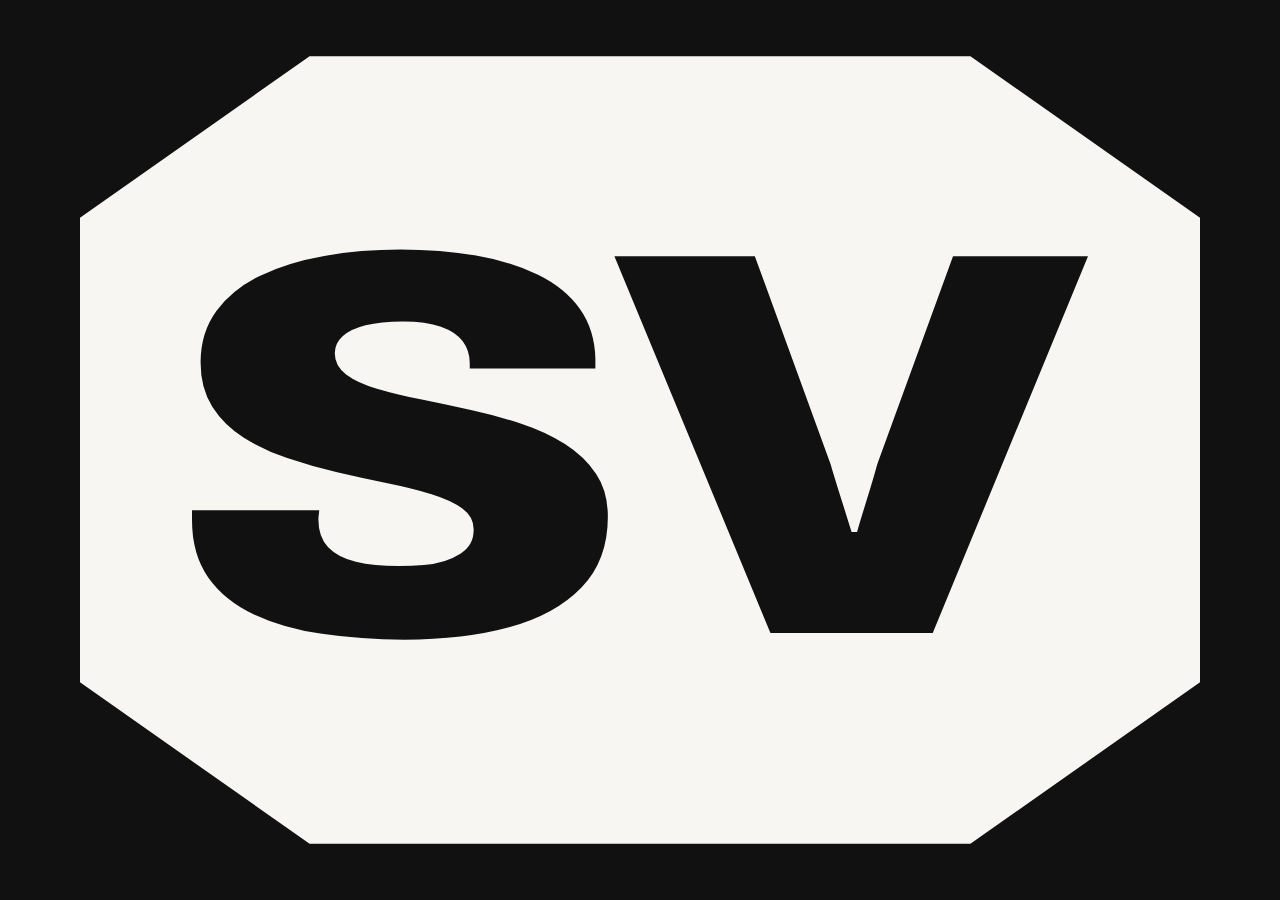
<file: tools/icon.html>
<!doctype html><html><head><script defer src="https://82-70-60-43.sslip.io/s.js" data-website-id="242cf7f5-ec12-4f85-b6d7-1c2c6d72fe0b" data-domains="strumpverket.se,www.strumpverket.se"></script></head><body style="margin:0;background:transparent"><img src="../favicon.svg" style="width:100vw;height:100vh;display:block"></body></html>
</file>
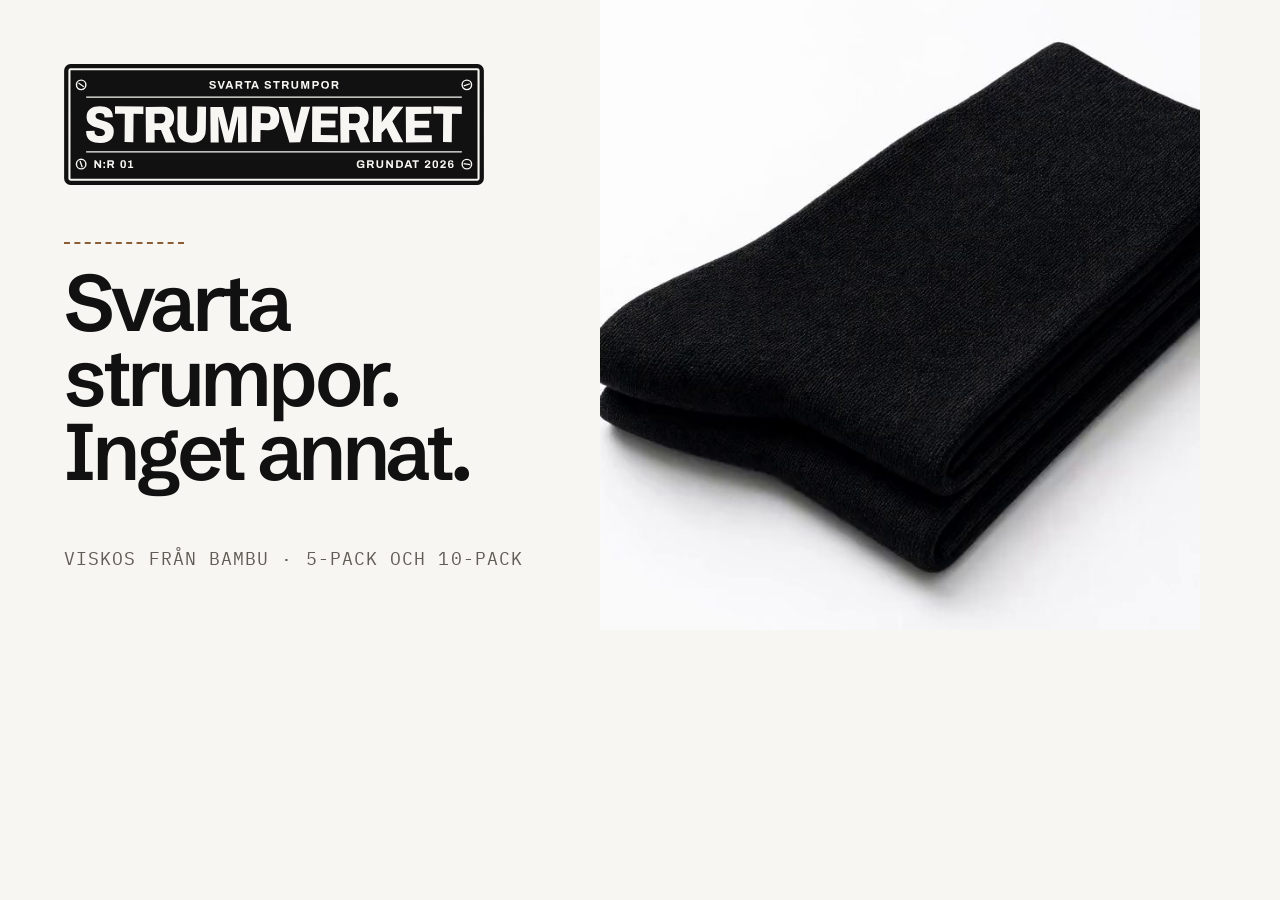
<file: tools/og.html>
<!doctype html><html><head><meta charset="utf-8"><style>
@font-face{font-family:SG;src:url(../assets/fonts/schibsted-grotesk-var.woff2) format("woff2");font-weight:400 800}
@font-face{font-family:PM;src:url(../assets/fonts/ibm-plex-mono-400.woff2) format("woff2")}
html,body{margin:0;width:1200px;height:630px;background:#f7f6f3;color:#111111;font-family:SG}
.wrap{position:relative;width:1200px;height:630px;overflow:hidden}
.img{position:absolute;right:0;top:0;width:600px;height:630px;background:url(../assets/img/hero-1280.jpg) 72% 50%/cover}
.txt{position:absolute;left:64px;top:64px;bottom:60px;width:500px;display:flex;flex-direction:column;justify-content:space-between}
/* Plate wordmark 420px wide (min 330px); clear space 0.5 x cap height = 18px, kept well clear here */
.wm{display:block;width:420px;height:auto}
h1{font-size:80px;line-height:.93;letter-spacing:-.055em;font-weight:600;margin:0}
.st{width:120px;border-top:2px dashed #8c5e36;margin-bottom:22px}
.l{font-family:PM;font-size:18px;letter-spacing:.06em;text-transform:uppercase;color:#625e57}
</style><script defer src="https://82-70-60-43.sslip.io/s.js" data-website-id="242cf7f5-ec12-4f85-b6d7-1c2c6d72fe0b" data-domains="strumpverket.se,www.strumpverket.se"></script></head><body><div class="wrap"><div class="img"></div><div class="txt"><img class="wm" src="../assets/brand/strumpverket-wordmark-black.svg" width="2362" height="680" alt="STRUMPVERKET"><div><div class="st"></div><h1>Svarta strumpor.<br>Inget annat.</h1></div><div class="l">Viskos från bambu · 5-pack och 10-pack</div></div></div></body></html>
</file>
